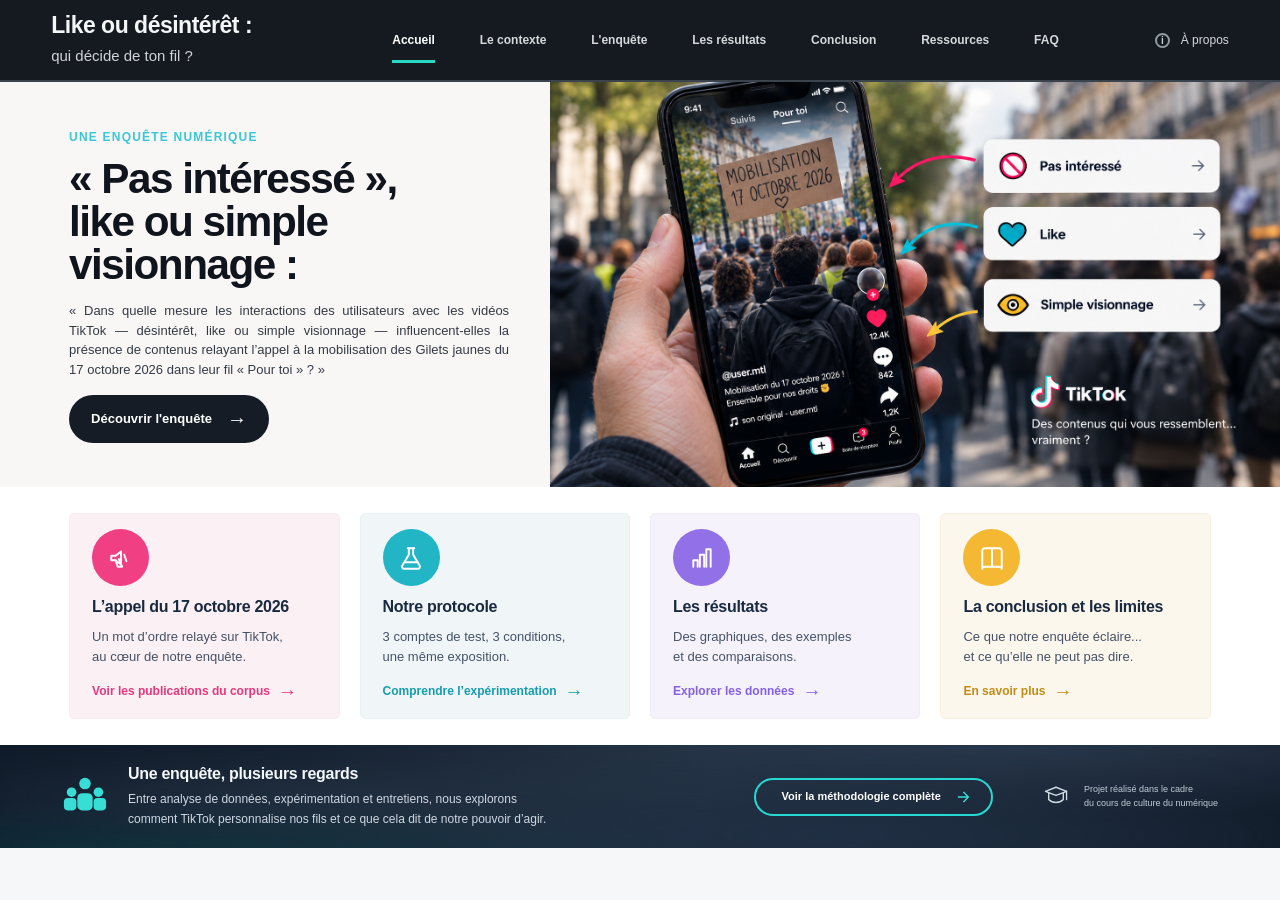
<file: index.html>
<!DOCTYPE html>
<html lang="fr">
<head>
    <meta charset="UTF-8">
    <meta name="viewport" content="width=device-width, initial-scale=1.0">
    <title>Derrière le Fil</title>
    <link rel="stylesheet" href="Accueil.css">
</head>
<body>
    <header class="header">
        <div class="brand">
            <h1>Like ou désintérêt : </h1>
            <p>qui décide de ton fil ?</p>
        </div>
        <nav class="navigation">
            <a href="Accueil.html" class="nav-link active">Accueil</a>
            <a href="Contexte.html" class="nav-link">Le contexte</a>
            <a href="L'enquête.html" class="nav-link">L'enquête</a>
            <a href="Résultats.html" class="nav-link">Les résultats</a>
            <a href="Conclusion.html" class="nav-link">Conclusion</a>
            <a href="Ressources.html" class="nav-link">Ressources</a>
            <a href="FAQ.html" class="nav-link">FAQ</a>
        </nav>
        <a href="Équipe.html" class="about">
            <span class="info-icon">i</span>
            <span>À propos</span>
        </a>
        <link rel="stylesheet" href="Accueil.css">
    </header>
    <main>
        <section class="hero" id="accueil">
            <div class="hero-content">
                <span class="eyebrow">
                    UNE ENQUÊTE NUMÉRIQUE
                </span>
                <h1>
                   « Pas intéressé », <br>
                    like ou simple visionnage :
                </h1>
                <p class="hero-description">
                     « Dans quelle mesure les interactions des utilisateurs avec les vidéos TikTok — désintérêt, 
                     like ou simple visionnage — influencent-elles la présence de contenus relayant l’appel à 
                     la mobilisation des Gilets jaunes du 17 octobre 2026 dans leur fil « Pour toi » ? »
                </p>
                <a href="Contexte.html" class="hero-button">
                    Découvrir l'enquête
                    <span class="arrow">→</span>
                </a>
            </div>
            <div class="hero-visual">
                <img src="Accueil.png" alt="Téléphone affichant une vidéo de mobilisation" class="hero-image">
            </div>
        </section>
        <section class="explore-section" id="enquete">
            <a href="Contexte.html" class="explore-card card-pink">
                <div class="explore-icon">
                    <svg viewBox="0 0 24 24" aria-hidden="true">
                        <path d="M3 10v4h4l5 4V6l-5 4H3Z"/>
                        <path d="m15 9 2 6"/>
                        <path d="M7 14l2 6h4l-3-7"/>
                    </svg>
                </div>
                <h2>L’appel du 17 octobre 2026</h2>
                <p>
                    Un mot d’ordre relayé sur TikTok,<br>
                    au cœur de notre enquête.
                </p>
                <span class="explore-link">
                    Voir les publications du corpus <span>→</span>
                </span>
            </a>
            <a href="L'enquête.html" class="explore-card card-blue">
                <div class="explore-icon">
                    <svg viewBox="0 0 24 24" aria-hidden="true">
                        <path d="M9 3h6"/>
                        <path d="M10 3v6l-6 10a2 2 0 0 0 2 3h12a2 2 0 0 0 2-3L14 9V3"/>
                        <path d="M7 16h10"/>
                    </svg>
                </div>
                <h2>Notre protocole</h2>
                <p>
                    3 comptes de test, 3 conditions,<br>
                    une même exposition.
                </p>
                <span class="explore-link">
                    Comprendre l’expérimentation <span>→</span>
                </span>
            </a>
            <a href="Résultats.html" class="explore-card card-purple">
                <div class="explore-icon">
                    <svg viewBox="0 0 24 24" aria-hidden="true">
                        <path d="M4 20v-6h4v6"/>
                        <path d="M10 20V9h4v11"/>
                        <path d="M16 20V4h4v16"/>
                    </svg>
                </div>
                   <h2>Les résultats</h2>
                <p>
                    Des graphiques, des exemples<br>
                    et des comparaisons.
                </p>
                <span class="explore-link">
                    Explorer les données <span>→</span>
                </span>
            </a>
            <a href="Conclusion.html" class="explore-card card-yellow">
                <div class="explore-icon">
                    <svg viewBox="0 0 24 24" aria-hidden="true">
                        <path d="M3 5.5A2.5 2.5 0 0 1 5.5 3H12v17H5.5A2.5 2.5 0 0 0 3 22V5.5Z"/>
                        <path d="M21 5.5A2.5 2.5 0 0 0 18.5 3H12v17h6.5a2.5 2.5 0 0 1 2.5 2V5.5Z"/>
                    </svg>
                </div>
                <h2>La conclusion et les limites</h2>
                <p>
                    Ce que notre enquête éclaire...<br>
                    et ce qu’elle ne peut pas dire.
                </p>
                <span class="explore-link">
                    En savoir plus <span>→</span>
                </span>
            </a>
        </section>
    </main>
    <footer class="site-footer">
        <div class="footer-inner">
            <div class="footer-intro">
            <div class="footer-icon" aria-hidden="true">
                <svg viewBox="0 0 48 48" fill="currentColor">
                <circle cx="24" cy="10" r="6"/>
                <circle cx="10" cy="19" r="5"/>
                <circle cx="38" cy="19" r="5"/>
                <rect x="16" y="20" width="16" height="18" rx="5"/>
                <rect x="2" y="25" width="13" height="13" rx="4"/>
                <rect x="33" y="25" width="13" height="13" rx="4"/>
                </svg>
            </div>
            <div class="footer-copy">
                <h2>Une enquête, plusieurs regards</h2>
                <p>
                Entre analyse de données, expérimentation et entretiens,
                nous explorons<br class="desktop-break">
                comment TikTok personnalise nos fils et ce que cela dit
                de notre pouvoir d’agir.
                </p>
            </div>
            </div>
            <div class="footer-divider"></div>
            <a href="Méthodologie.html" class="footer-button">
            <span>Voir la méthodologie complète</span>
            <svg viewBox="0 0 24 24" aria-hidden="true">
                <path d="M5 12h14M13 5l7 7-7 7"
                fill="none"
                stroke="currentColor"
                stroke-width="2"
                stroke-linecap="round"
                stroke-linejoin="round"/>
            </svg>
            </a>
            <div class="footer-project">
            <svg class="project-icon" viewBox="0 0 32 32"
                fill="none" aria-hidden="true">
                <path d="M3 9 16 4l13 5-13 5L3 9Z"
                stroke="currentColor" stroke-width="1.7"
                stroke-linejoin="round"/>
                <path d="M7 11v8c5 5 13 5 18 0v-8M29 9v10"
                stroke="currentColor" stroke-width="1.7"
                stroke-linecap="round"/>
            </svg>
            <p>
                Projet réalisé dans le cadre<br>
                du cours de culture du numérique
            </p>
            </div>
        </div>
    </footer>
</body>
</html>
</file>
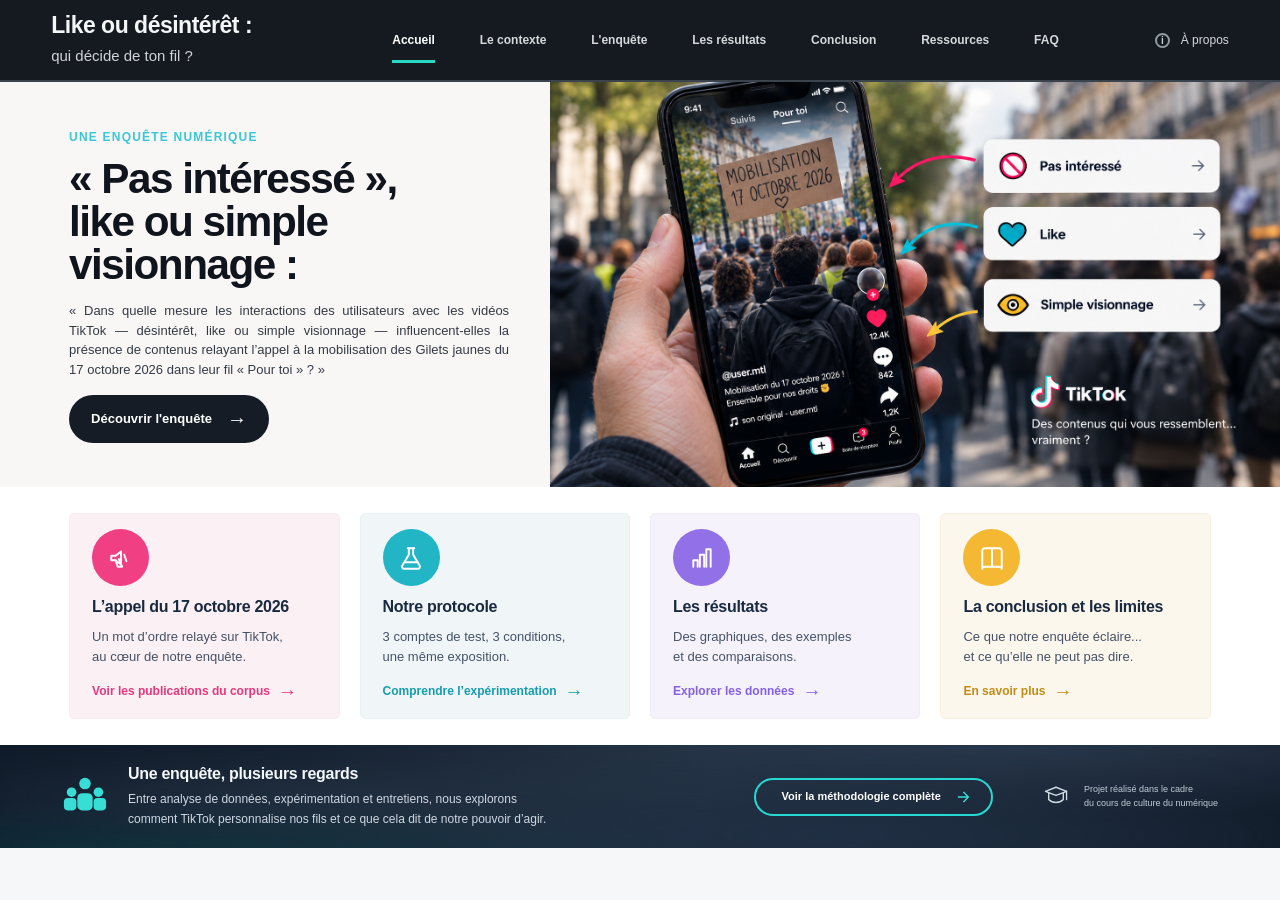
<file: Accueil.html>
<!DOCTYPE html>
<html lang="fr">
<head>
    <meta charset="UTF-8">
    <meta name="viewport" content="width=device-width, initial-scale=1.0">
    <title>Derrière le Fil</title>
    <link rel="stylesheet" href="Accueil.css">
</head>
<body>
    <header class="header">
        <div class="brand">
            <h1>Like ou désintérêt : </h1>
            <p>qui décide de ton fil ?</p>
        </div>
        <nav class="navigation">
            <a href="Accueil.html" class="nav-link active">Accueil</a>
            <a href="Contexte.html" class="nav-link">Le contexte</a>
            <a href="L'enquête.html" class="nav-link">L'enquête</a>
            <a href="Résultats.html" class="nav-link">Les résultats</a>
            <a href="Conclusion.html" class="nav-link">Conclusion</a>
            <a href="Ressources.html" class="nav-link">Ressources</a>
            <a href="FAQ.html" class="nav-link">FAQ</a>
        </nav>
        <a href="Équipe.html" class="about">
            <span class="info-icon">i</span>
            <span>À propos</span>
        </a>
        <link rel="stylesheet" href="Accueil.css">
    </header>
    <main>
        <section class="hero" id="accueil">
            <div class="hero-content">
                <span class="eyebrow">
                    UNE ENQUÊTE NUMÉRIQUE
                </span>
                <h1>
                   « Pas intéressé », <br>
                    like ou simple visionnage :
                </h1>
                <p class="hero-description">
                     « Dans quelle mesure les interactions des utilisateurs avec les vidéos TikTok — désintérêt, 
                     like ou simple visionnage — influencent-elles la présence de contenus relayant l’appel à 
                     la mobilisation des Gilets jaunes du 17 octobre 2026 dans leur fil « Pour toi » ? »
                </p>
                <a href="Contexte.html" class="hero-button">
                    Découvrir l'enquête
                    <span class="arrow">→</span>
                </a>
            </div>
            <div class="hero-visual">
                <img src="Accueil.png" alt="Téléphone affichant une vidéo de mobilisation" class="hero-image">
            </div>
        </section>
        <section class="explore-section" id="enquete">
            <a href="Contexte.html" class="explore-card card-pink">
                <div class="explore-icon">
                    <svg viewBox="0 0 24 24" aria-hidden="true">
                        <path d="M3 10v4h4l5 4V6l-5 4H3Z"/>
                        <path d="m15 9 2 6"/>
                        <path d="M7 14l2 6h4l-3-7"/>
                    </svg>
                </div>
                <h2>L’appel du 17 octobre 2026</h2>
                <p>
                    Un mot d’ordre relayé sur TikTok,<br>
                    au cœur de notre enquête.
                </p>
                <span class="explore-link">
                    Voir les publications du corpus <span>→</span>
                </span>
            </a>
            <a href="L'enquête.html" class="explore-card card-blue">
                <div class="explore-icon">
                    <svg viewBox="0 0 24 24" aria-hidden="true">
                        <path d="M9 3h6"/>
                        <path d="M10 3v6l-6 10a2 2 0 0 0 2 3h12a2 2 0 0 0 2-3L14 9V3"/>
                        <path d="M7 16h10"/>
                    </svg>
                </div>
                <h2>Notre protocole</h2>
                <p>
                    3 comptes de test, 3 conditions,<br>
                    une même exposition.
                </p>
                <span class="explore-link">
                    Comprendre l’expérimentation <span>→</span>
                </span>
            </a>
            <a href="Résultats.html" class="explore-card card-purple">
                <div class="explore-icon">
                    <svg viewBox="0 0 24 24" aria-hidden="true">
                        <path d="M4 20v-6h4v6"/>
                        <path d="M10 20V9h4v11"/>
                        <path d="M16 20V4h4v16"/>
                    </svg>
                </div>
                   <h2>Les résultats</h2>
                <p>
                    Des graphiques, des exemples<br>
                    et des comparaisons.
                </p>
                <span class="explore-link">
                    Explorer les données <span>→</span>
                </span>
            </a>
            <a href="Conclusion.html" class="explore-card card-yellow">
                <div class="explore-icon">
                    <svg viewBox="0 0 24 24" aria-hidden="true">
                        <path d="M3 5.5A2.5 2.5 0 0 1 5.5 3H12v17H5.5A2.5 2.5 0 0 0 3 22V5.5Z"/>
                        <path d="M21 5.5A2.5 2.5 0 0 0 18.5 3H12v17h6.5a2.5 2.5 0 0 1 2.5 2V5.5Z"/>
                    </svg>
                </div>
                <h2>La conclusion et les limites</h2>
                <p>
                    Ce que notre enquête éclaire...<br>
                    et ce qu’elle ne peut pas dire.
                </p>
                <span class="explore-link">
                    En savoir plus <span>→</span>
                </span>
            </a>
        </section>
    </main>
    <footer class="site-footer">
        <div class="footer-inner">
            <div class="footer-intro">
            <div class="footer-icon" aria-hidden="true">
                <svg viewBox="0 0 48 48" fill="currentColor">
                <circle cx="24" cy="10" r="6"/>
                <circle cx="10" cy="19" r="5"/>
                <circle cx="38" cy="19" r="5"/>
                <rect x="16" y="20" width="16" height="18" rx="5"/>
                <rect x="2" y="25" width="13" height="13" rx="4"/>
                <rect x="33" y="25" width="13" height="13" rx="4"/>
                </svg>
            </div>
            <div class="footer-copy">
                <h2>Une enquête, plusieurs regards</h2>
                <p>
                Entre analyse de données, expérimentation et entretiens,
                nous explorons<br class="desktop-break">
                comment TikTok personnalise nos fils et ce que cela dit
                de notre pouvoir d’agir.
                </p>
            </div>
            </div>
            <div class="footer-divider"></div>
            <a href="Méthodologie.html" class="footer-button">
            <span>Voir la méthodologie complète</span>
            <svg viewBox="0 0 24 24" aria-hidden="true">
                <path d="M5 12h14M13 5l7 7-7 7"
                fill="none"
                stroke="currentColor"
                stroke-width="2"
                stroke-linecap="round"
                stroke-linejoin="round"/>
            </svg>
            </a>
            <div class="footer-project">
            <svg class="project-icon" viewBox="0 0 32 32"
                fill="none" aria-hidden="true">
                <path d="M3 9 16 4l13 5-13 5L3 9Z"
                stroke="currentColor" stroke-width="1.7"
                stroke-linejoin="round"/>
                <path d="M7 11v8c5 5 13 5 18 0v-8M29 9v10"
                stroke="currentColor" stroke-width="1.7"
                stroke-linecap="round"/>
            </svg>
            <p>
                Projet réalisé dans le cadre<br>
                du cours de culture du numérique
            </p>
            </div>
        </div>
    </footer>
</body>
</html>
</file>
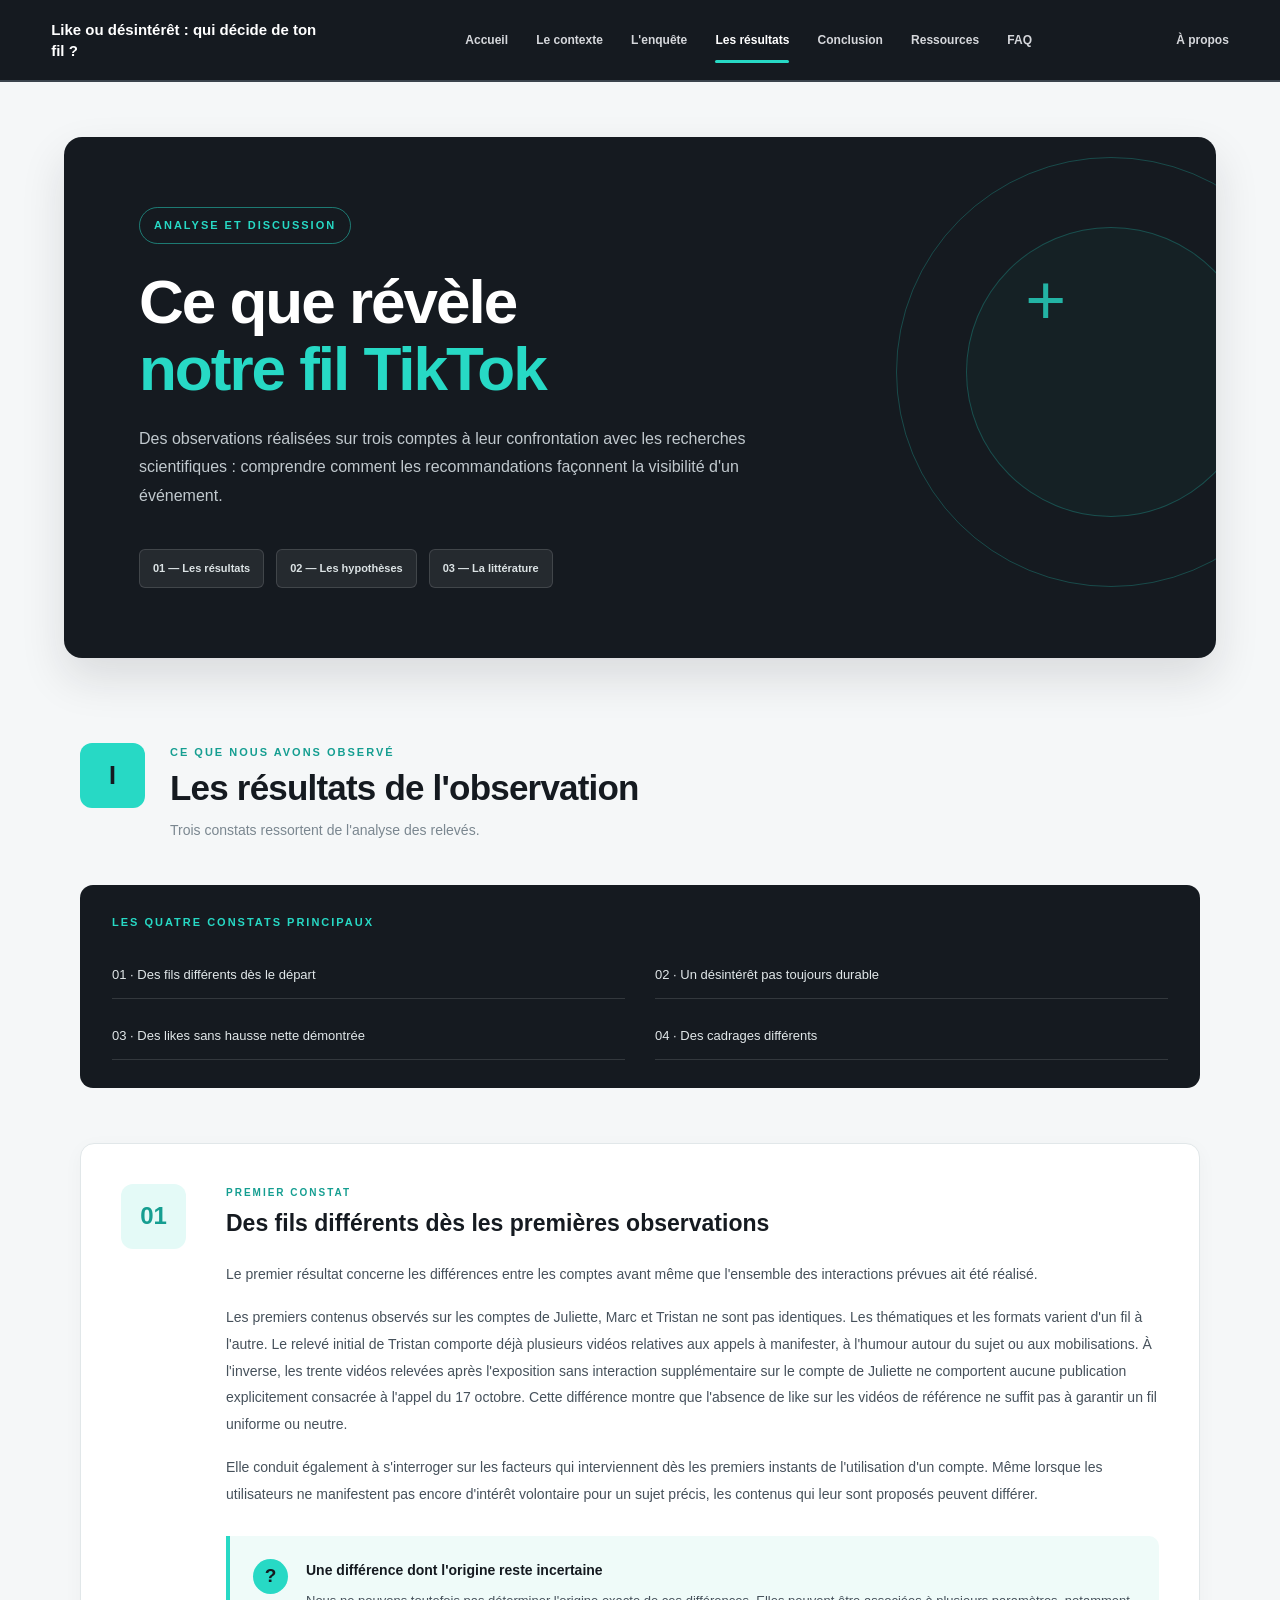
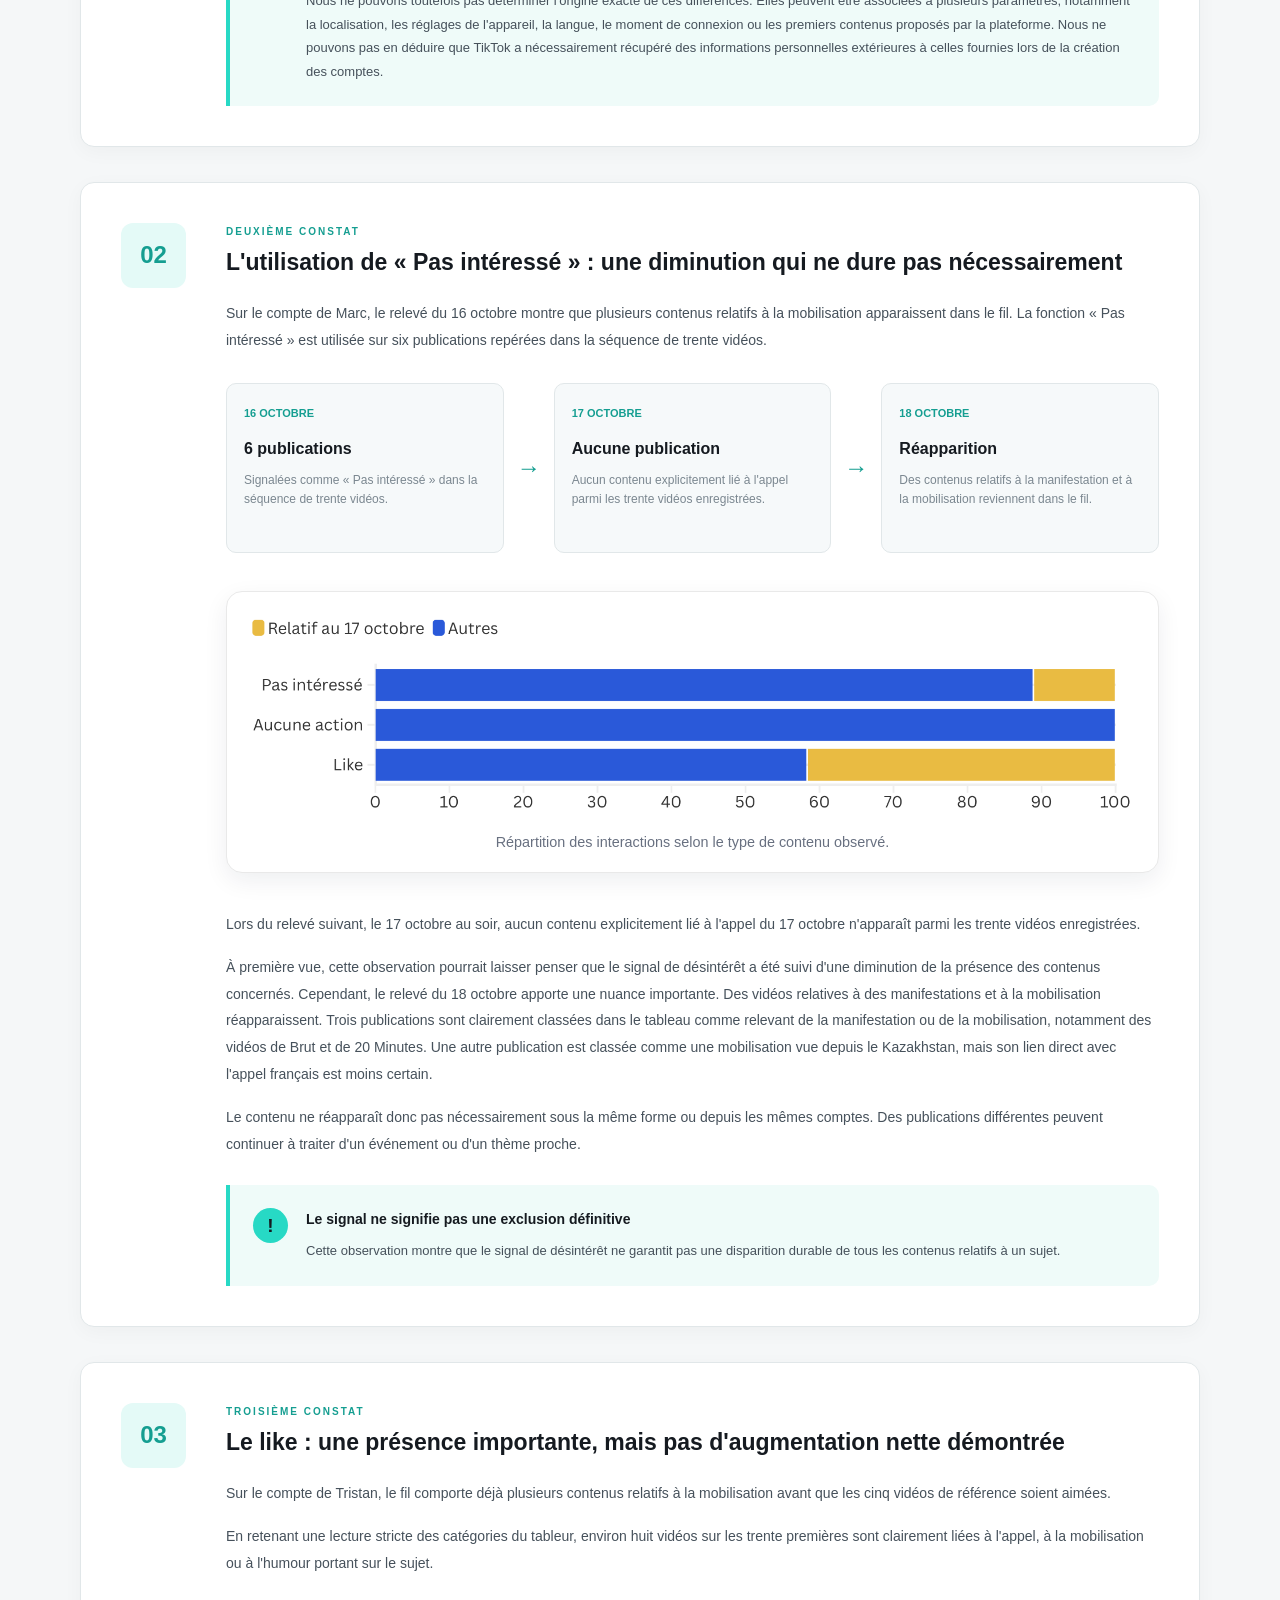
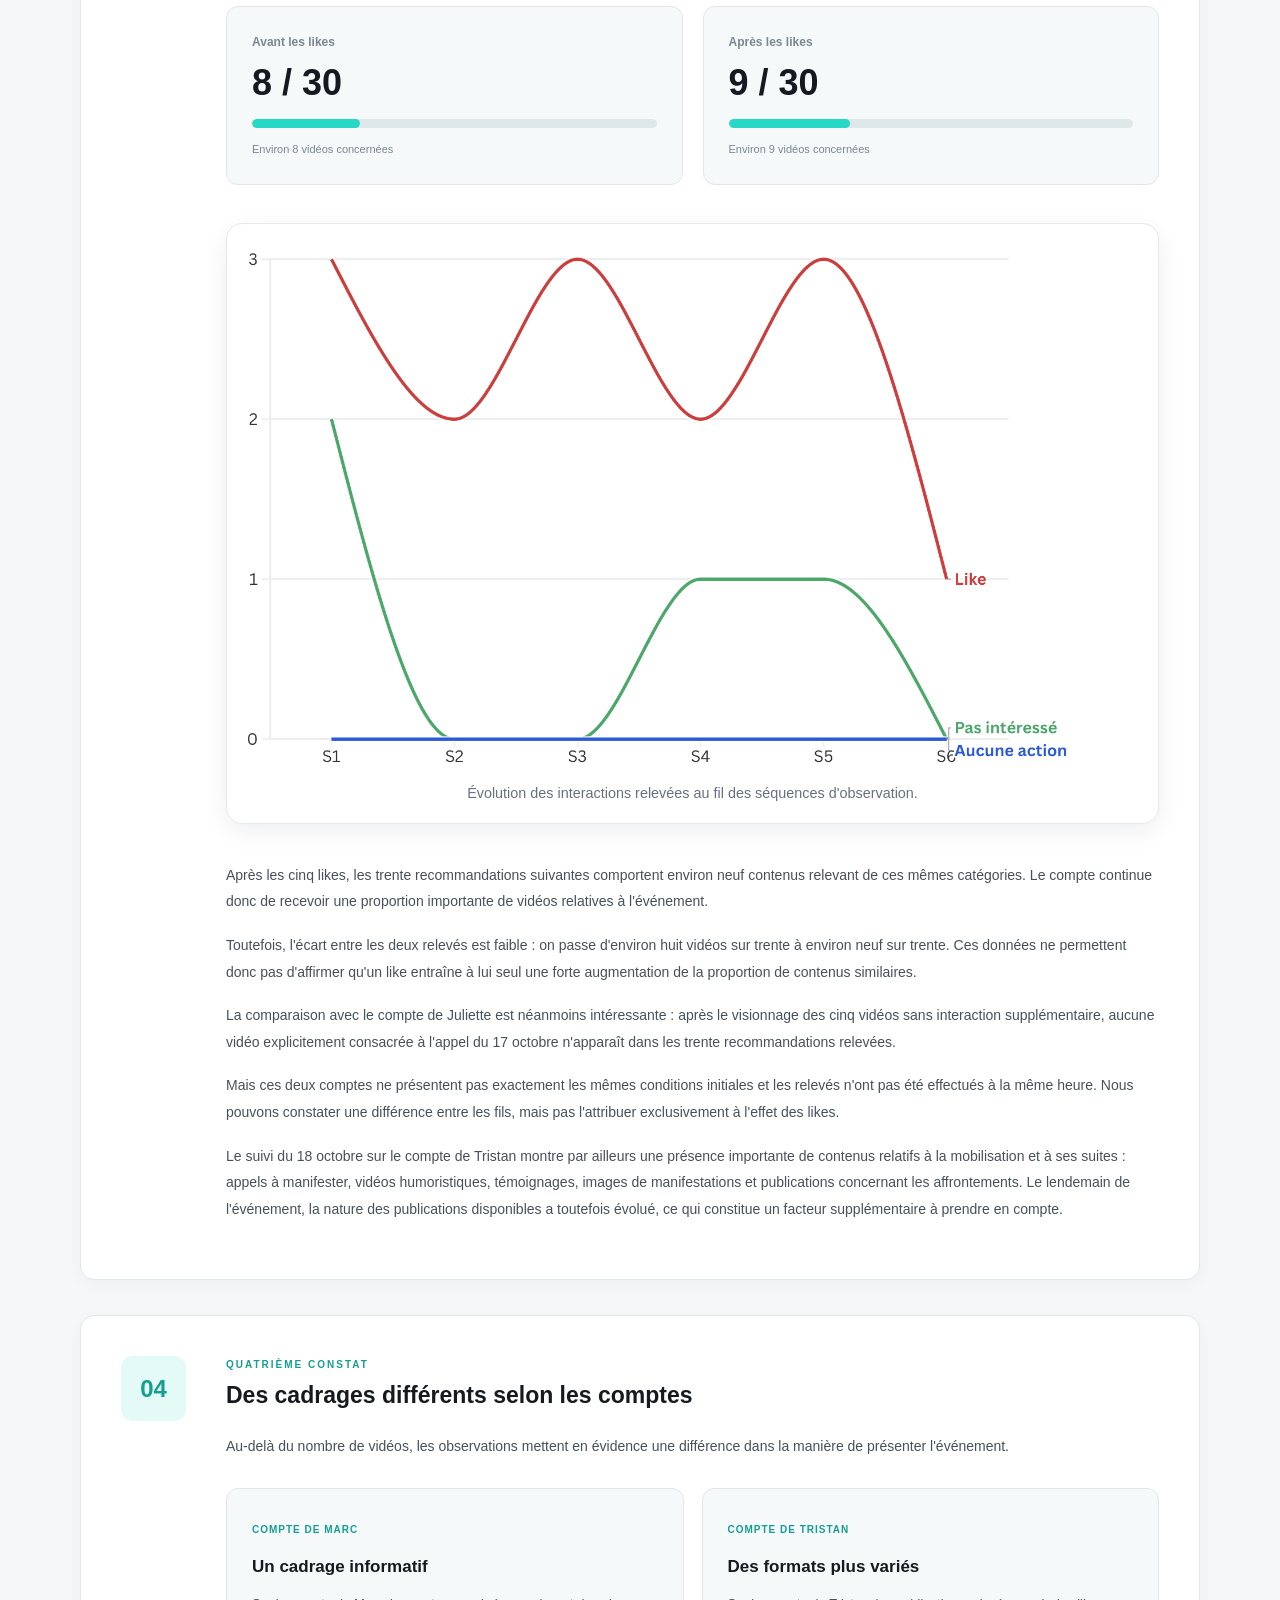
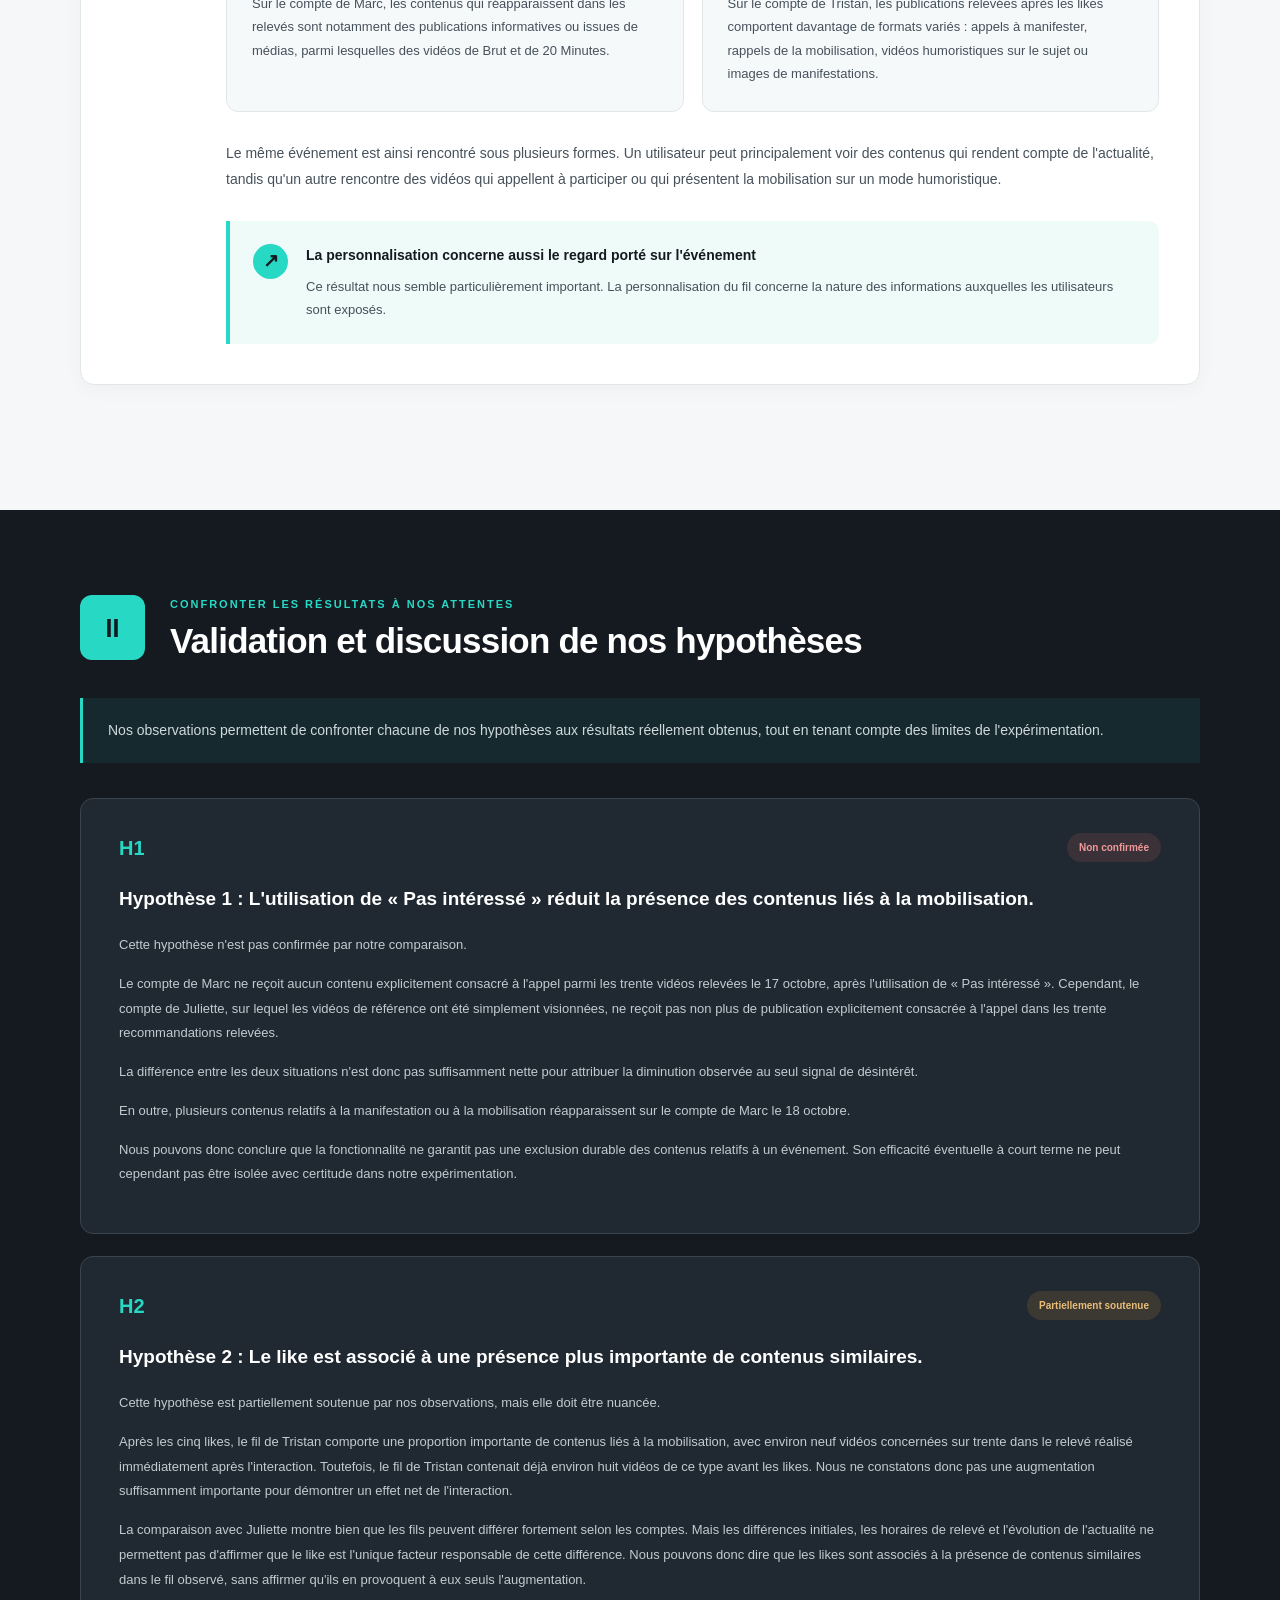
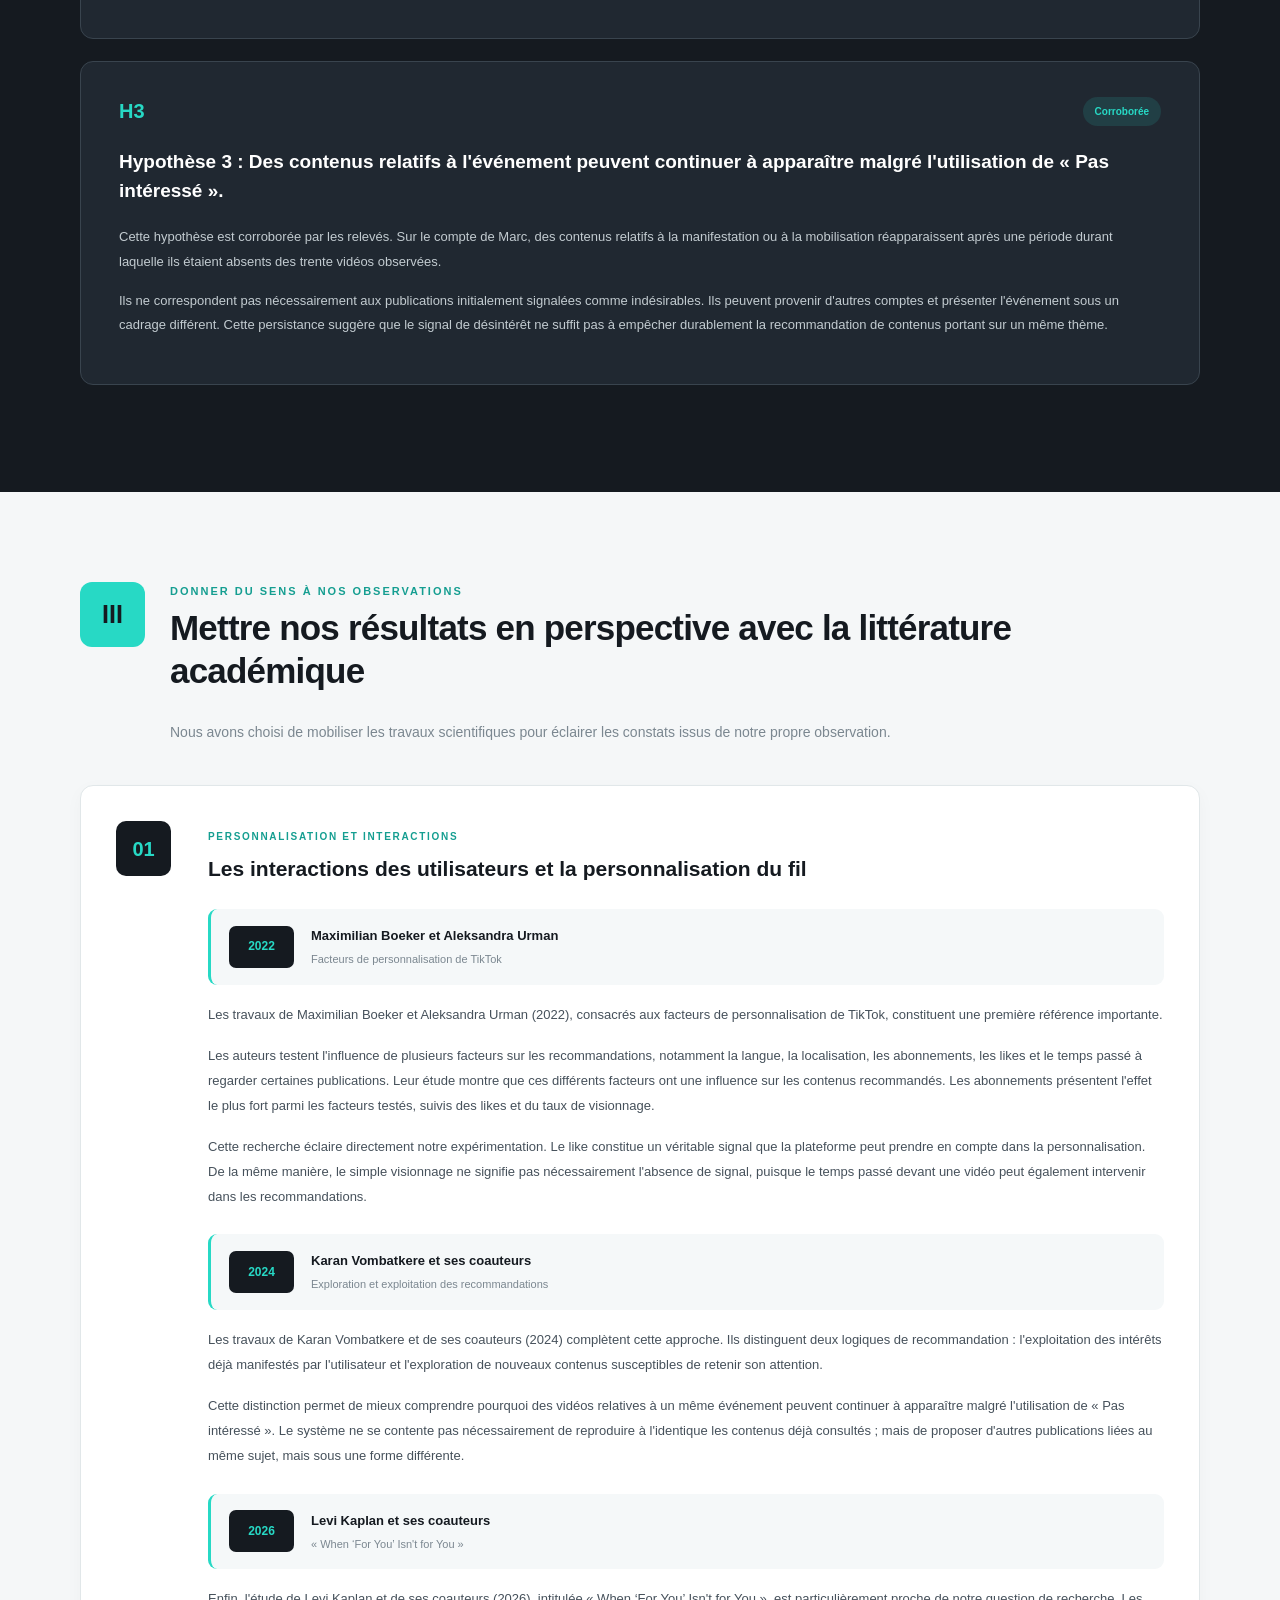
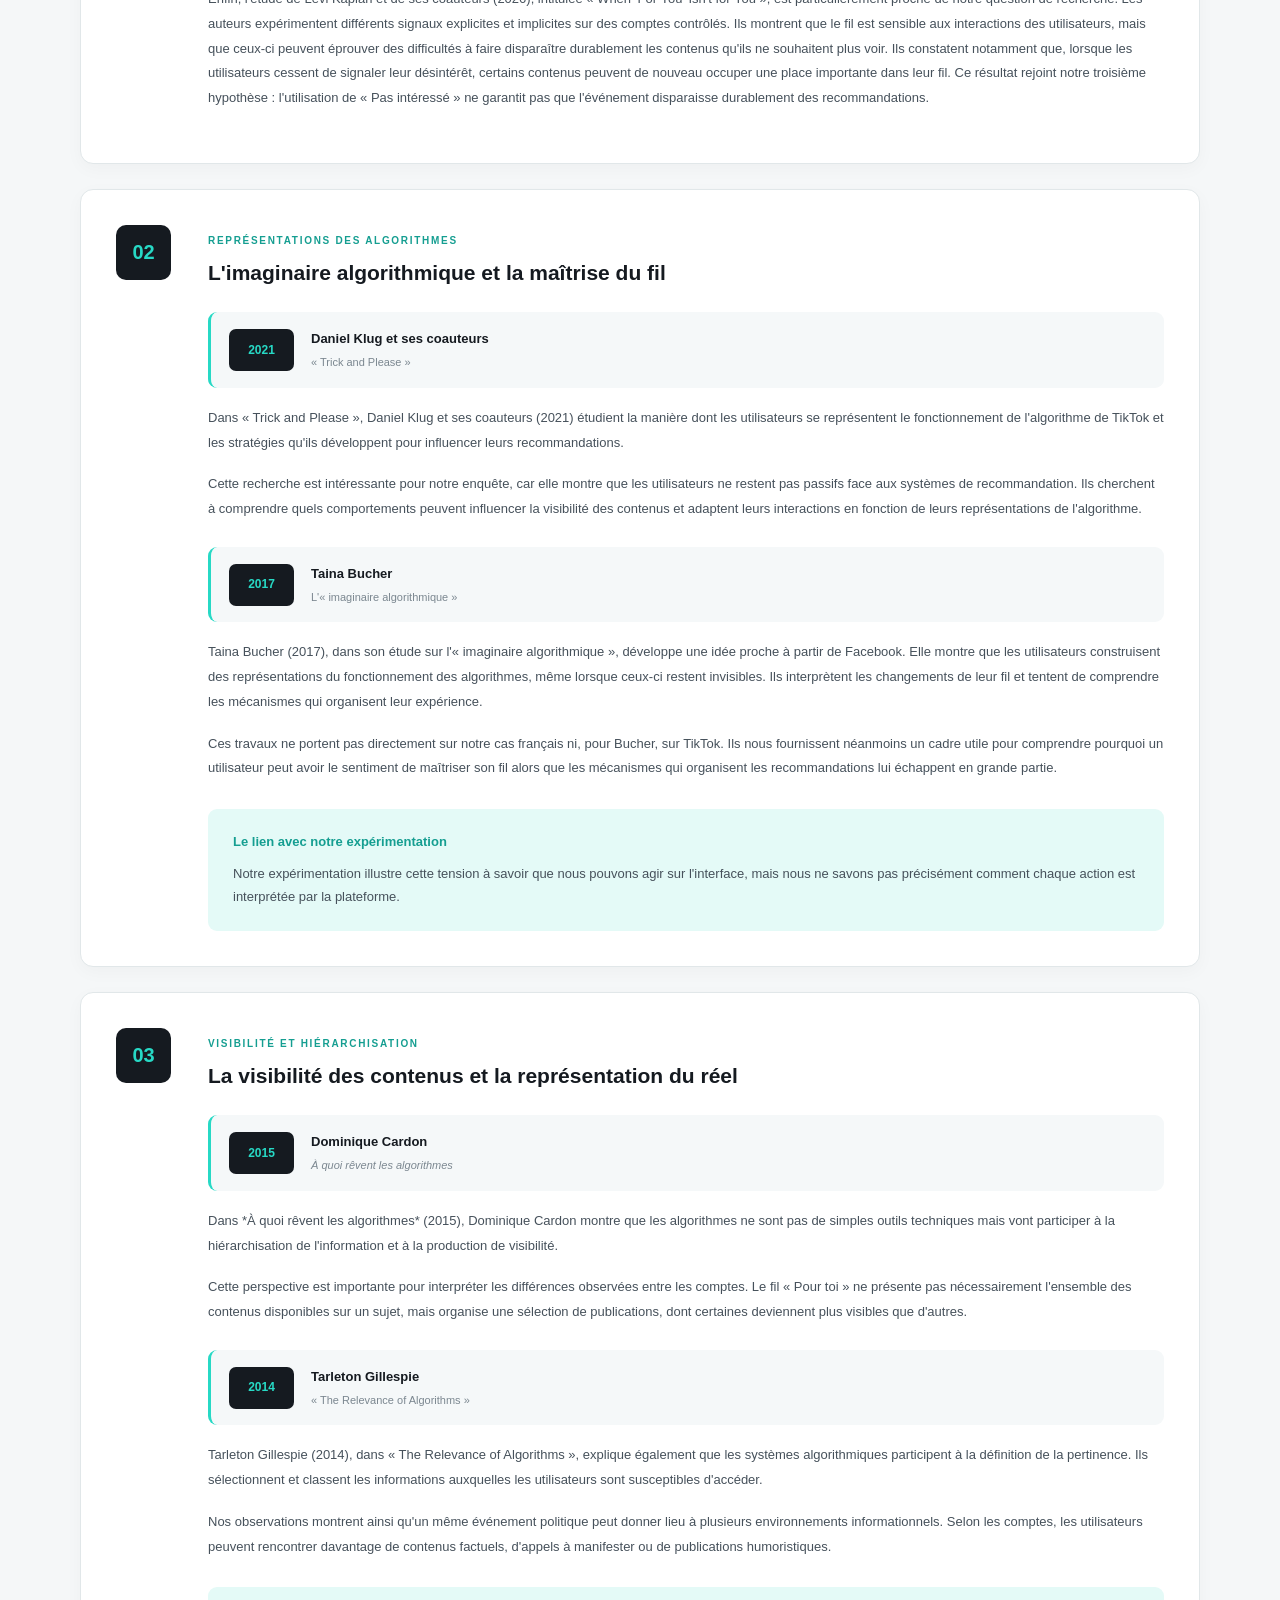
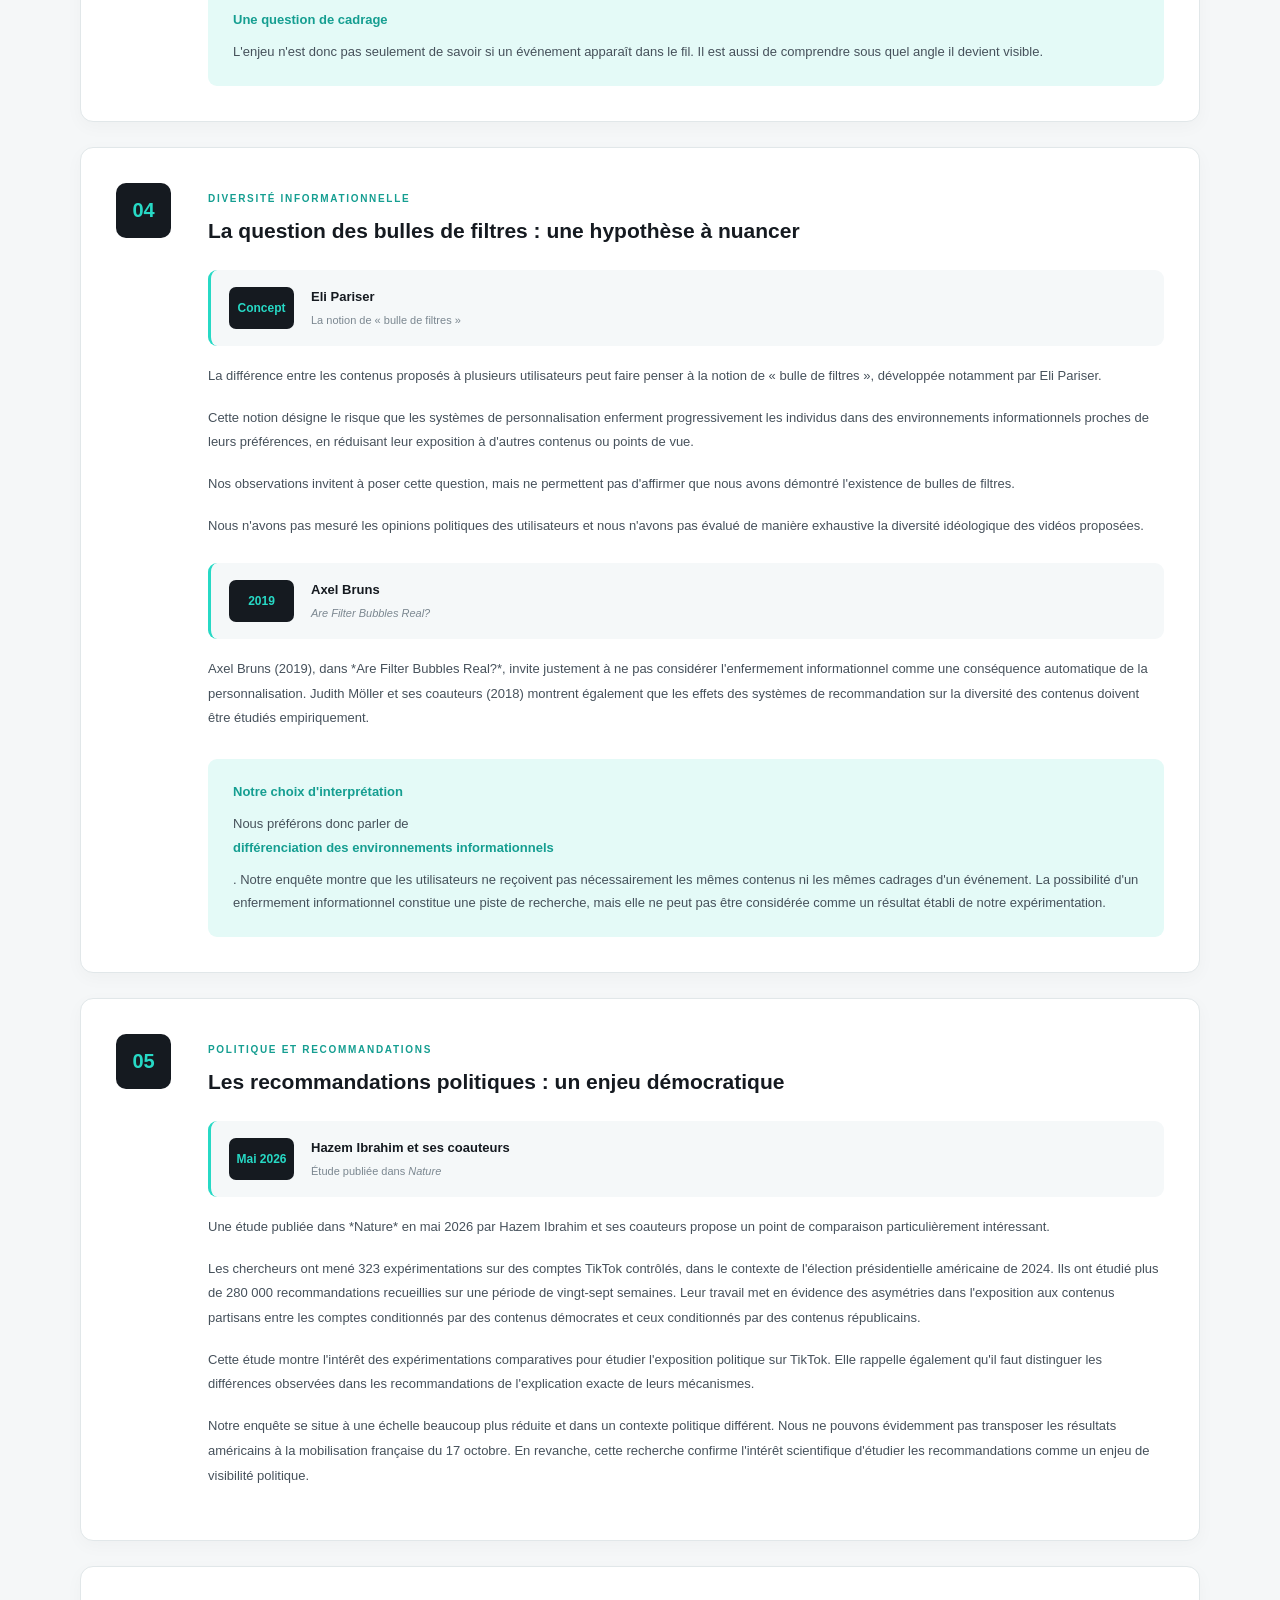
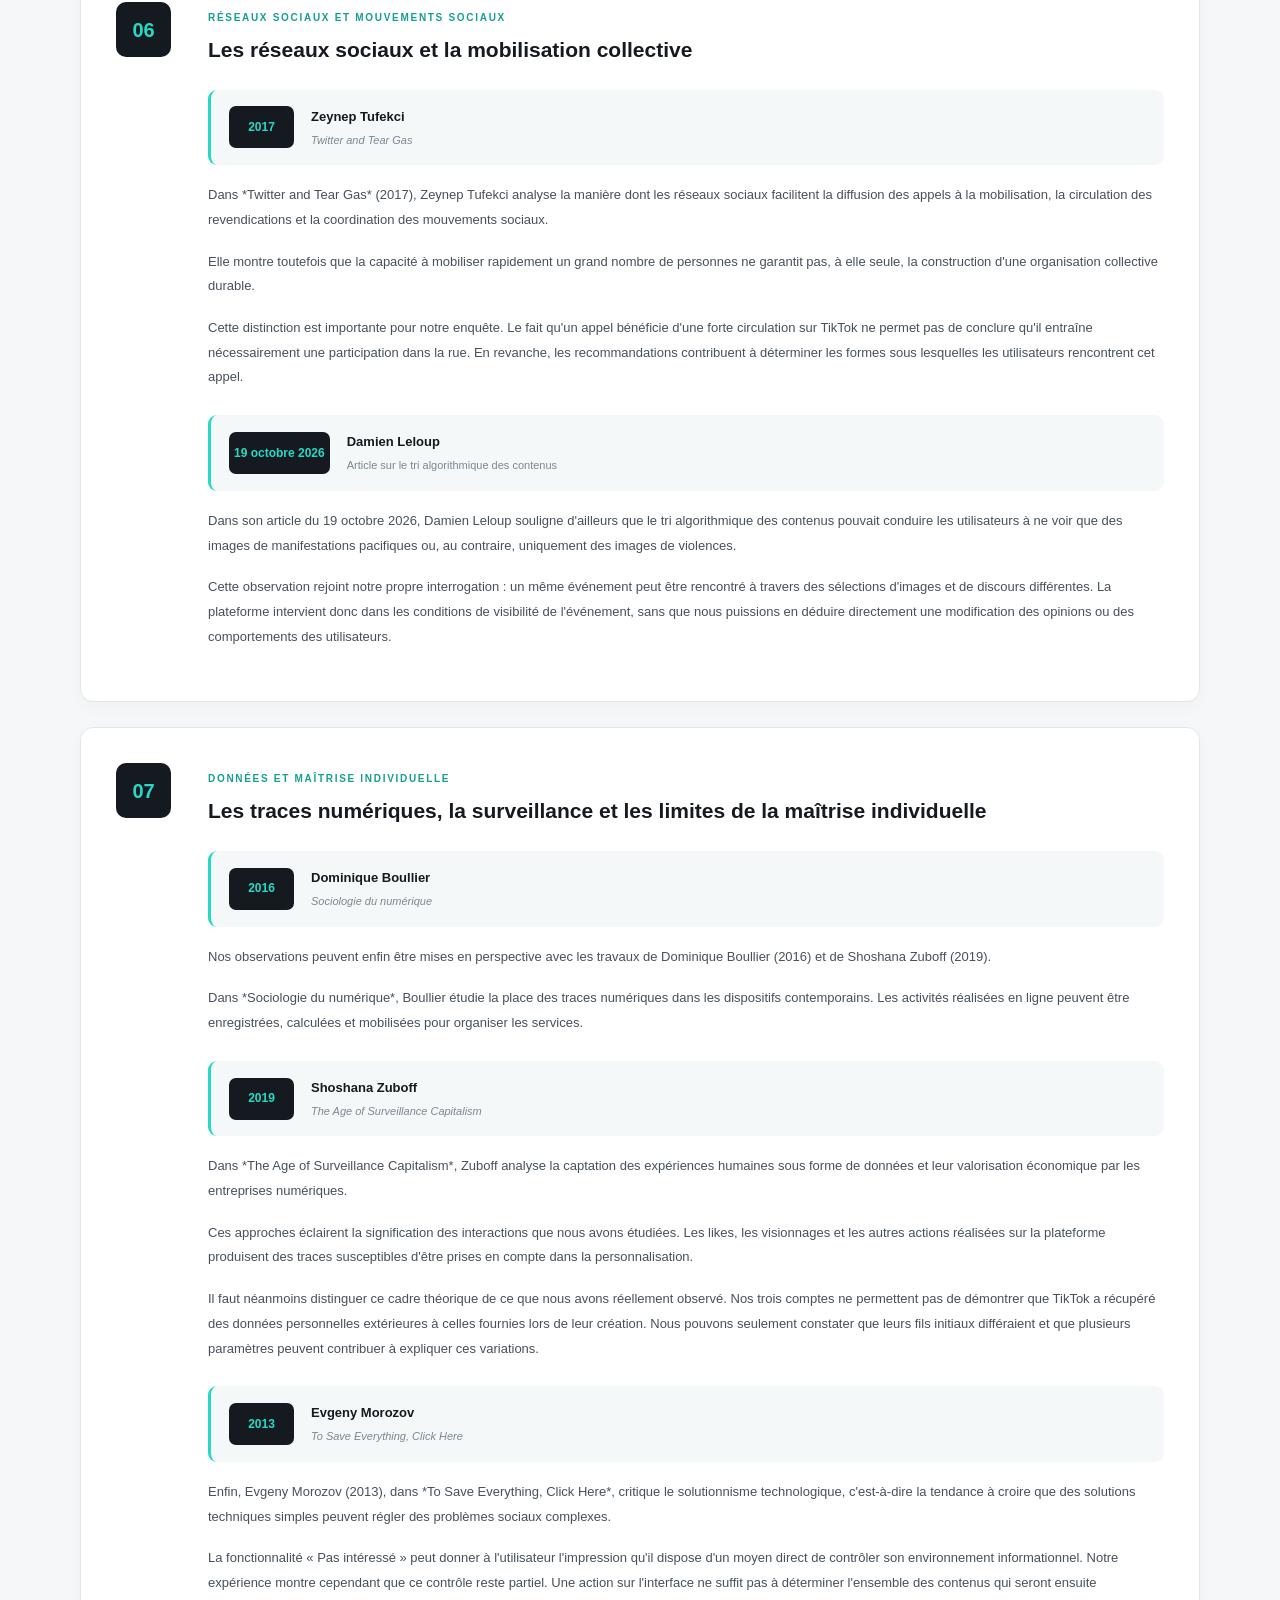
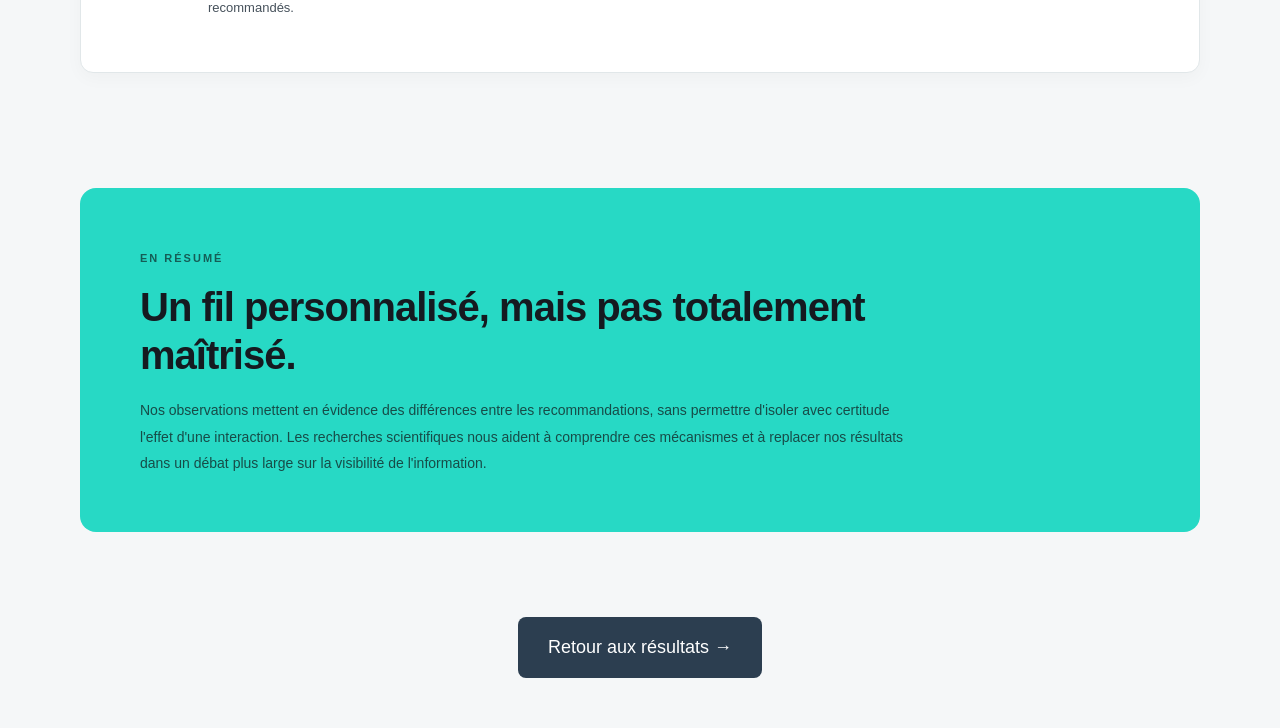
<file: Analyse.html>
<!DOCTYPE html>
<html lang="fr">
<head>
  <meta charset="UTF-8">
  <meta name="viewport" content="width=device-width, initial-scale=1.0">
  <title>Les résultats - Like ou désintérêt</title>
  <link rel="stylesheet" href="Analyse css.css">
</head>
<body>
<header class="site-header">
  <div class="brand">Like ou désintérêt : qui décide de ton fil ?</div>
  <nav class="main-nav">
    <a href="Accueil.html">Accueil</a>
    <a href="Contexte.html">Le contexte</a>
    <a href="L'enquête.html">L'enquête</a>
    <a href="Résultats.html" class="active">Les résultats</a>
    <a href="Conclusion.html">Conclusion</a>
    <a href="Ressources.html">Ressources</a>
    <a href="FAQ.html" class="nav-link">FAQ</a>
  </nav>
  <a href="Équipe.html" class="about-link">À propos</a>
</header>
<main>
  <section class="page-hero">
    <div class="hero-content">
      <span class="hero-kicker">Analyse et discussion</span>
      <h1>Ce que révèle<br><span>notre fil TikTok</span></h1>
      <p>
        Des observations réalisées sur trois comptes à leur confrontation avec les recherches scientifiques : comprendre comment les recommandations façonnent la visibilité d'un événement.
      </p>
      <div class="hero-bottom">
        <span>01 — Les résultats</span>
        <span>02 — Les hypothèses</span>
        <span>03 — La littérature</span>
      </div>
    </div>
    <div class="hero-decoration">
      <div class="decoration-circle circle-one"></div>
      <div class="decoration-circle circle-two"></div>
      <div class="decoration-dot">+</div>
    </div>
  </section>
  <section class="content-section results-section">
    <div class="chapter-heading">
      <span class="chapter-number">I</span>
      <div>
        <span class="chapter-kicker">Ce que nous avons observé</span>
        <h2>Les résultats de l'observation</h2>
        <p>Trois constats ressortent de l'analyse des relevés.</p>
      </div>
    </div>
    <div class="results-overview">
      <div class="overview-label">Les quatre constats principaux</div>
      <div class="overview-items">
        <span>01 · Des fils différents dès le départ</span>
        <span>02 · Un désintérêt pas toujours durable</span>
        <span>03 · Des likes sans hausse nette démontrée</span>
        <span>04 · Des cadrages différents</span>
      </div>
    </div>
    <article class="result-block">
      <div class="result-number">01</div>
      <div class="result-content">
        <div class="result-heading">
          <span class="small-kicker">Premier constat</span>
          <h3>Des fils différents dès les premières observations</h3>
        </div>
        <p>Le premier résultat concerne les différences entre les comptes avant même que l'ensemble des interactions prévues ait été réalisé.</p>
        <p>Les premiers contenus observés sur les comptes de Juliette, Marc et Tristan ne sont pas identiques. Les thématiques et les formats varient d'un fil à l'autre. Le relevé initial de Tristan comporte déjà plusieurs vidéos relatives aux appels à manifester, à l'humour autour du sujet ou aux mobilisations. À l'inverse, les trente vidéos relevées après l'exposition sans interaction supplémentaire sur le compte de Juliette ne comportent aucune publication explicitement consacrée à l'appel du 17 octobre. Cette différence montre que l'absence de like sur les vidéos de référence ne suffit pas à garantir un fil uniforme ou neutre.</p>
        <p>Elle conduit également à s'interroger sur les facteurs qui interviennent dès les premiers instants de l'utilisation d'un compte. Même lorsque les utilisateurs ne manifestent pas encore d'intérêt volontaire pour un sujet précis, les contenus qui leur sont proposés peuvent différer.</p>
        <div class="result-highlight">
          <span class="highlight-symbol">?</span>
          <div>
            <strong>Une différence dont l'origine reste incertaine</strong>
            <p>Nous ne pouvons toutefois pas déterminer l'origine exacte de ces différences. Elles peuvent être associées à plusieurs paramètres, notamment la localisation, les réglages de l'appareil, la langue, le moment de connexion ou les premiers contenus proposés par la plateforme. Nous ne pouvons pas en déduire que TikTok a nécessairement récupéré des informations personnelles extérieures à celles fournies lors de la création des comptes.</p>
          </div>
        </div>
      </div>
    </article>
    <article class="result-block">
      <div class="result-number">02</div>
      <div class="result-content">
        <div class="result-heading">
          <span class="small-kicker">Deuxième constat</span>
          <h3>L'utilisation de « Pas intéressé » : une diminution qui ne dure pas nécessairement</h3>
        </div>
        <p>Sur le compte de Marc, le relevé du 16 octobre montre que plusieurs contenus relatifs à la mobilisation apparaissent dans le fil. La fonction « Pas intéressé » est utilisée sur six publications repérées dans la séquence de trente vidéos.</p>
        <div class="comparison-strip">
          <div class="comparison-item">
            <span class="comparison-date">16 octobre</span>
            <strong>6 publications</strong>
            <p>Signalées comme « Pas intéressé » dans la séquence de trente vidéos.</p>
          </div>
          <div class="comparison-arrow">→</div>
          <div class="comparison-item">
            <span class="comparison-date">17 octobre</span>
            <strong>Aucune publication</strong>
            <p>Aucun contenu explicitement lié à l'appel parmi les trente vidéos enregistrées.</p>
          </div>
          <div class="comparison-arrow">→</div>
          <div class="comparison-item">
            <span class="comparison-date">18 octobre</span>
            <strong>Réapparition</strong>
            <p>Des contenus relatifs à la manifestation et à la mobilisation reviennent dans le fil.</p>
          </div>
        </div>
        <figure class="graphique-resultat graphique-resultat--large">
          <img src="Diagramme 1.png" alt="Répartition des interactions : Pas intéressé, aucune action et like, selon les contenus relatifs au 17 octobre ou autres">
          <figcaption>Répartition des interactions selon le type de contenu observé.</figcaption>
        </figure>
        <p>Lors du relevé suivant, le 17 octobre au soir, aucun contenu explicitement lié à l'appel du 17 octobre n'apparaît parmi les trente vidéos enregistrées.</p>
        <p>À première vue, cette observation pourrait laisser penser que le signal de désintérêt a été suivi d'une diminution de la présence des contenus concernés. Cependant, le relevé du 18 octobre apporte une nuance importante. Des vidéos relatives à des manifestations et à la mobilisation réapparaissent. Trois publications sont clairement classées dans le tableau comme relevant de la manifestation ou de la mobilisation, notamment des vidéos de Brut et de 20 Minutes. Une autre publication est classée comme une mobilisation vue depuis le Kazakhstan, mais son lien direct avec l'appel français est moins certain.</p>
        <p>Le contenu ne réapparaît donc pas nécessairement sous la même forme ou depuis les mêmes comptes. Des publications différentes peuvent continuer à traiter d'un événement ou d'un thème proche.</p>
        <div class="result-highlight">
          <span class="highlight-symbol">!</span>
          <div>
            <strong>Le signal ne signifie pas une exclusion définitive</strong>
            <p>Cette observation montre que le signal de désintérêt ne garantit pas une disparition durable de tous les contenus relatifs à un sujet.</p>
          </div>
        </div>
      </div>
    </article>
    <article class="result-block">
      <div class="result-number">03</div>
      <div class="result-content">
        <div class="result-heading">
          <span class="small-kicker">Troisième constat</span>
          <h3>Le like : une présence importante, mais pas d'augmentation nette démontrée</h3>
        </div>
        <p>Sur le compte de Tristan, le fil comporte déjà plusieurs contenus relatifs à la mobilisation avant que les cinq vidéos de référence soient aimées.</p>
        <p>En retenant une lecture stricte des catégories du tableur, environ huit vidéos sur les trente premières sont clairement liées à l'appel, à la mobilisation ou à l'humour portant sur le sujet.</p>
        <div class="data-comparison">
          <div class="data-card">
            <span>Avant les likes</span>
            <strong>8 / 30</strong>
            <div class="data-bar"><span style="width:26.7%"></span></div>
            <small>Environ 8 vidéos concernées</small>
          </div>
          <div class="data-card">
            <span>Après les likes</span>
            <strong>9 / 30</strong>
            <div class="data-bar"><span style="width:30%"></span></div>
            <small>Environ 9 vidéos concernées</small>
          </div>
        </div>
        <figure class="graphique-resultat graphique-resultat--large">
          <img src="Diagramme 2.png" alt="Évolution des nombres de likes, de contenus signalés Pas intéressé et d'actions nulles entre S1 et S6">
          <figcaption>Évolution des interactions relevées au fil des séquences d'observation.</figcaption>
        </figure>
        <p>Après les cinq likes, les trente recommandations suivantes comportent environ neuf contenus relevant de ces mêmes catégories. Le compte continue donc de recevoir une proportion importante de vidéos relatives à l'événement.</p>
        <p>Toutefois, l'écart entre les deux relevés est faible : on passe d'environ huit vidéos sur trente à environ neuf sur trente. Ces données ne permettent donc pas d'affirmer qu'un like entraîne à lui seul une forte augmentation de la proportion de contenus similaires.</p>
        <p>La comparaison avec le compte de Juliette est néanmoins intéressante : après le visionnage des cinq vidéos sans interaction supplémentaire, aucune vidéo explicitement consacrée à l'appel du 17 octobre n'apparaît dans les trente recommandations relevées.</p>
        <p>Mais ces deux comptes ne présentent pas exactement les mêmes conditions initiales et les relevés n'ont pas été effectués à la même heure. Nous pouvons constater une différence entre les fils, mais pas l'attribuer exclusivement à l'effet des likes.</p>
        <p>Le suivi du 18 octobre sur le compte de Tristan montre par ailleurs une présence importante de contenus relatifs à la mobilisation et à ses suites : appels à manifester, vidéos humoristiques, témoignages, images de manifestations et publications concernant les affrontements. Le lendemain de l'événement, la nature des publications disponibles a toutefois évolué, ce qui constitue un facteur supplémentaire à prendre en compte.</p>
      </div>
    </article>
    <article class="result-block">
      <div class="result-number">04</div>
      <div class="result-content">
        <div class="result-heading">
          <span class="small-kicker">Quatrième constat</span>
          <h3>Des cadrages différents selon les comptes</h3>
        </div>
        <p>Au-delà du nombre de vidéos, les observations mettent en évidence une différence dans la manière de présenter l'événement.</p>
        <div class="framing-grid">
          <div class="framing-card">
            <span class="framing-account">Compte de Marc</span>
            <h4>Un cadrage informatif</h4>
            <p>Sur le compte de Marc, les contenus qui réapparaissent dans les relevés sont notamment des publications informatives ou issues de médias, parmi lesquelles des vidéos de Brut et de 20 Minutes.</p>
          </div>
          <div class="framing-card">
            <span class="framing-account">Compte de Tristan</span>
            <h4>Des formats plus variés</h4>
            <p>Sur le compte de Tristan, les publications relevées après les likes comportent davantage de formats variés : appels à manifester, rappels de la mobilisation, vidéos humoristiques sur le sujet ou images de manifestations.</p>
          </div>
        </div>
        <p>Le même événement est ainsi rencontré sous plusieurs formes. Un utilisateur peut principalement voir des contenus qui rendent compte de l'actualité, tandis qu'un autre rencontre des vidéos qui appellent à participer ou qui présentent la mobilisation sur un mode humoristique.</p>
        <div class="result-highlight final-highlight">
          <span class="highlight-symbol">↗</span>
          <div>
            <strong>La personnalisation concerne aussi le regard porté sur l'événement</strong>
            <p>Ce résultat nous semble particulièrement important. La personnalisation du fil concerne la nature des informations auxquelles les utilisateurs sont exposés.</p>
          </div>
        </div>
      </div>
    </article>
  </section>
  <section class="hypotheses-section">
    <div class="chapter-heading light-heading">
      <span class="chapter-number">II</span>
      <div>
        <span class="chapter-kicker">Confronter les résultats à nos attentes</span>
        <h2>Validation et discussion de nos hypothèses</h2>
      </div>
    </div>
    <div class="hypothesis-intro">
      Nos observations permettent de confronter chacune de nos hypothèses aux résultats réellement obtenus, tout en tenant compte des limites de l'expérimentation.
    </div>
    <article class="hypothesis-card">
      <div class="hypothesis-top">
        <span class="hypothesis-index">H1</span>
        <span class="hypothesis-status status-no">Non confirmée</span>
      </div>
      <h3>Hypothèse 1 : L'utilisation de « Pas intéressé » réduit la présence des contenus liés à la mobilisation.</h3>
      <p>Cette hypothèse n'est pas confirmée par notre comparaison.</p>
      <p>Le compte de Marc ne reçoit aucun contenu explicitement consacré à l'appel parmi les trente vidéos relevées le 17 octobre, après l'utilisation de « Pas intéressé ». Cependant, le compte de Juliette, sur lequel les vidéos de référence ont été simplement visionnées, ne reçoit pas non plus de publication explicitement consacrée à l'appel dans les trente recommandations relevées.</p>
      <p>La différence entre les deux situations n'est donc pas suffisamment nette pour attribuer la diminution observée au seul signal de désintérêt.</p>
      <p>En outre, plusieurs contenus relatifs à la manifestation ou à la mobilisation réapparaissent sur le compte de Marc le 18 octobre.</p>
      <p>Nous pouvons donc conclure que la fonctionnalité ne garantit pas une exclusion durable des contenus relatifs à un événement. Son efficacité éventuelle à court terme ne peut cependant pas être isolée avec certitude dans notre expérimentation.</p>
    </article>
    <article class="hypothesis-card">
      <div class="hypothesis-top">
        <span class="hypothesis-index">H2</span>
        <span class="hypothesis-status status-partial">Partiellement soutenue</span>
      </div>
      <h3>Hypothèse 2 : Le like est associé à une présence plus importante de contenus similaires.</h3>
      <p>Cette hypothèse est partiellement soutenue par nos observations, mais elle doit être nuancée.</p>
      <p>Après les cinq likes, le fil de Tristan comporte une proportion importante de contenus liés à la mobilisation, avec environ neuf vidéos concernées sur trente dans le relevé réalisé immédiatement après l'interaction. Toutefois, le fil de Tristan contenait déjà environ huit vidéos de ce type avant les likes. Nous ne constatons donc pas une augmentation suffisamment importante pour démontrer un effet net de l'interaction.</p>
      <p>La comparaison avec Juliette montre bien que les fils peuvent différer fortement selon les comptes. Mais les différences initiales, les horaires de relevé et l'évolution de l'actualité ne permettent pas d'affirmer que le like est l'unique facteur responsable de cette différence. Nous pouvons donc dire que les likes sont associés à la présence de contenus similaires dans le fil observé, sans affirmer qu'ils en provoquent à eux seuls l'augmentation.</p>
    </article>
    <article class="hypothesis-card">
      <div class="hypothesis-top">
        <span class="hypothesis-index">H3</span>
        <span class="hypothesis-status status-yes">Corroborée</span>
      </div>
      <h3>Hypothèse 3 : Des contenus relatifs à l'événement peuvent continuer à apparaître malgré l'utilisation de « Pas intéressé ».</h3>
      <p>Cette hypothèse est corroborée par les relevés. Sur le compte de Marc, des contenus relatifs à la manifestation ou à la mobilisation réapparaissent après une période durant laquelle ils étaient absents des trente vidéos observées.</p>
      <p>Ils ne correspondent pas nécessairement aux publications initialement signalées comme indésirables. Ils peuvent provenir d'autres comptes et présenter l'événement sous un cadrage différent. Cette persistance suggère que le signal de désintérêt ne suffit pas à empêcher durablement la recommandation de contenus portant sur un même thème.</p>
    </article>
  </section>
  <section class="literature-section">
    <div class="chapter-heading">
      <span class="chapter-number">III</span>
      <div>
        <span class="chapter-kicker">Donner du sens à nos observations</span>
        <h2>Mettre nos résultats en perspective avec la littérature académique</h2>
      </div>
    </div>
    <p class="literature-intro">Nous avons choisi de mobiliser les travaux scientifiques pour éclairer les constats issus de notre propre observation.</p>
    <article class="literature-card">
      <div class="literature-number">01</div>
      <div class="literature-content">
        <span class="literature-theme">Personnalisation et interactions</span>
        <h3>Les interactions des utilisateurs et la personnalisation du fil</h3>
        <div class="author-block">
          <span class="author-year">2022</span>
          <div>
            <strong>Maximilian Boeker et Aleksandra Urman</strong>
            <p>Facteurs de personnalisation de TikTok</p>
          </div>
        </div>
        <p>Les travaux de Maximilian Boeker et Aleksandra Urman (2022), consacrés aux facteurs de personnalisation de TikTok, constituent une première référence importante.</p>
        <p>Les auteurs testent l'influence de plusieurs facteurs sur les recommandations, notamment la langue, la localisation, les abonnements, les likes et le temps passé à regarder certaines publications. Leur étude montre que ces différents facteurs ont une influence sur les contenus recommandés. Les abonnements présentent l'effet le plus fort parmi les facteurs testés, suivis des likes et du taux de visionnage.</p>
        <p>Cette recherche éclaire directement notre expérimentation. Le like constitue un véritable signal que la plateforme peut prendre en compte dans la personnalisation. De la même manière, le simple visionnage ne signifie pas nécessairement l'absence de signal, puisque le temps passé devant une vidéo peut également intervenir dans les recommandations.</p>
        <div class="author-block">
          <span class="author-year">2024</span>
          <div>
            <strong>Karan Vombatkere et ses coauteurs</strong>
            <p>Exploration et exploitation des recommandations</p>
          </div>
        </div>
        <p>Les travaux de Karan Vombatkere et de ses coauteurs (2024) complètent cette approche. Ils distinguent deux logiques de recommandation : l'exploitation des intérêts déjà manifestés par l'utilisateur et l'exploration de nouveaux contenus susceptibles de retenir son attention.</p>
        <p>Cette distinction permet de mieux comprendre pourquoi des vidéos relatives à un même événement peuvent continuer à apparaître malgré l'utilisation de « Pas intéressé ». Le système ne se contente pas nécessairement de reproduire à l'identique les contenus déjà consultés ; mais de proposer d'autres publications liées au même sujet, mais sous une forme différente.</p>
        <div class="author-block">
          <span class="author-year">2026</span>
          <div>
            <strong>Levi Kaplan et ses coauteurs</strong>
            <p>« When ‘For You’ Isn't for You »</p>
          </div>
        </div>
        <p>Enfin, l'étude de Levi Kaplan et de ses coauteurs (2026), intitulée « When ‘For You’ Isn't for You », est particulièrement proche de notre question de recherche. Les auteurs expérimentent différents signaux explicites et implicites sur des comptes contrôlés. Ils montrent que le fil est sensible aux interactions des utilisateurs, mais que ceux-ci peuvent éprouver des difficultés à faire disparaître durablement les contenus qu'ils ne souhaitent plus voir. Ils constatent notamment que, lorsque les utilisateurs cessent de signaler leur désintérêt, certains contenus peuvent de nouveau occuper une place importante dans leur fil. Ce résultat rejoint notre troisième hypothèse : l'utilisation de « Pas intéressé » ne garantit pas que l'événement disparaisse durablement des recommandations.</p>
      </div>
    </article>
    <article class="literature-card">
      <div class="literature-number">02</div>
      <div class="literature-content">
        <span class="literature-theme">Représentations des algorithmes</span>
        <h3>L'imaginaire algorithmique et la maîtrise du fil</h3>
        <div class="author-block">
          <span class="author-year">2021</span>
          <div>
            <strong>Daniel Klug et ses coauteurs</strong>
            <p>« Trick and Please »</p>
          </div>
        </div>
        <p>Dans « Trick and Please », Daniel Klug et ses coauteurs (2021) étudient la manière dont les utilisateurs se représentent le fonctionnement de l'algorithme de TikTok et les stratégies qu'ils développent pour influencer leurs recommandations.</p>
        <p>Cette recherche est intéressante pour notre enquête, car elle montre que les utilisateurs ne restent pas passifs face aux systèmes de recommandation. Ils cherchent à comprendre quels comportements peuvent influencer la visibilité des contenus et adaptent leurs interactions en fonction de leurs représentations de l'algorithme.</p>
        <div class="author-block">
          <span class="author-year">2017</span>
          <div>
            <strong>Taina Bucher</strong>
            <p>L'« imaginaire algorithmique »</p>
          </div>
        </div>
        <p>Taina Bucher (2017), dans son étude sur l'« imaginaire algorithmique », développe une idée proche à partir de Facebook. Elle montre que les utilisateurs construisent des représentations du fonctionnement des algorithmes, même lorsque ceux-ci restent invisibles. Ils interprètent les changements de leur fil et tentent de comprendre les mécanismes qui organisent leur expérience.</p>
        <p>Ces travaux ne portent pas directement sur notre cas français ni, pour Bucher, sur TikTok. Ils nous fournissent néanmoins un cadre utile pour comprendre pourquoi un utilisateur peut avoir le sentiment de maîtriser son fil alors que les mécanismes qui organisent les recommandations lui échappent en grande partie.</p>
        <div class="theory-highlight">
          <strong>Le lien avec notre expérimentation</strong>
          <p>Notre expérimentation illustre cette tension à savoir que nous pouvons agir sur l'interface, mais nous ne savons pas précisément comment chaque action est interprétée par la plateforme.</p>
        </div>
      </div>
    </article>
    <article class="literature-card">
      <div class="literature-number">03</div>
      <div class="literature-content">
        <span class="literature-theme">Visibilité et hiérarchisation</span>
        <h3>La visibilité des contenus et la représentation du réel</h3>
        <div class="author-block">
          <span class="author-year">2015</span>
          <div>
            <strong>Dominique Cardon</strong>
            <p><em>À quoi rêvent les algorithmes</em></p>
          </div>
        </div>
        <p>Dans *À quoi rêvent les algorithmes* (2015), Dominique Cardon montre que les algorithmes ne sont pas de simples outils techniques mais vont participer à la hiérarchisation de l'information et à la production de visibilité.</p>
        <p>Cette perspective est importante pour interpréter les différences observées entre les comptes. Le fil « Pour toi » ne présente pas nécessairement l'ensemble des contenus disponibles sur un sujet, mais organise une sélection de publications, dont certaines deviennent plus visibles que d'autres.</p>
        <div class="author-block">
          <span class="author-year">2014</span>
          <div>
            <strong>Tarleton Gillespie</strong>
            <p>« The Relevance of Algorithms »</p>
          </div>
        </div>
        <p>Tarleton Gillespie (2014), dans « The Relevance of Algorithms », explique également que les systèmes algorithmiques participent à la définition de la pertinence. Ils sélectionnent et classent les informations auxquelles les utilisateurs sont susceptibles d'accéder.</p>
        <p>Nos observations montrent ainsi qu'un même événement politique peut donner lieu à plusieurs environnements informationnels. Selon les comptes, les utilisateurs peuvent rencontrer davantage de contenus factuels, d'appels à manifester ou de publications humoristiques.</p>
        <div class="theory-highlight">
          <strong>Une question de cadrage</strong>
          <p>L'enjeu n'est donc pas seulement de savoir si un événement apparaît dans le fil. Il est aussi de comprendre sous quel angle il devient visible.</p>
        </div>
      </div>
    </article>
    <article class="literature-card">
      <div class="literature-number">04</div>
      <div class="literature-content">
        <span class="literature-theme">Diversité informationnelle</span>
        <h3>La question des bulles de filtres : une hypothèse à nuancer</h3>
        <div class="author-block">
          <span class="author-year">Concept</span>
          <div>
            <strong>Eli Pariser</strong>
            <p>La notion de « bulle de filtres »</p>
          </div>
        </div>
        <p>La différence entre les contenus proposés à plusieurs utilisateurs peut faire penser à la notion de « bulle de filtres », développée notamment par Eli Pariser.</p>
        <p>Cette notion désigne le risque que les systèmes de personnalisation enferment progressivement les individus dans des environnements informationnels proches de leurs préférences, en réduisant leur exposition à d'autres contenus ou points de vue.</p>
        <p>Nos observations invitent à poser cette question, mais ne permettent pas d'affirmer que nous avons démontré l'existence de bulles de filtres.</p>
        <p>Nous n'avons pas mesuré les opinions politiques des utilisateurs et nous n'avons pas évalué de manière exhaustive la diversité idéologique des vidéos proposées.</p>
        <div class="author-block">
          <span class="author-year">2019</span>
          <div>
            <strong>Axel Bruns</strong>
            <p><em>Are Filter Bubbles Real?</em></p>
          </div>
        </div>
        <p>Axel Bruns (2019), dans *Are Filter Bubbles Real?*, invite justement à ne pas considérer l'enfermement informationnel comme une conséquence automatique de la personnalisation. Judith Möller et ses coauteurs (2018) montrent également que les effets des systèmes de recommandation sur la diversité des contenus doivent être étudiés empiriquement.</p>
        <div class="theory-highlight">
          <strong>Notre choix d'interprétation</strong>
          <p>Nous préférons donc parler de <strong>différenciation des environnements informationnels</strong>. Notre enquête montre que les utilisateurs ne reçoivent pas nécessairement les mêmes contenus ni les mêmes cadrages d'un événement. La possibilité d'un enfermement informationnel constitue une piste de recherche, mais elle ne peut pas être considérée comme un résultat établi de notre expérimentation.</p>
        </div>
      </div>
    </article>
    <article class="literature-card">
      <div class="literature-number">05</div>
      <div class="literature-content">
        <span class="literature-theme">Politique et recommandations</span>
        <h3>Les recommandations politiques : un enjeu démocratique</h3>
        <div class="author-block">
          <span class="author-year">Mai 2026</span>
          <div>
            <strong>Hazem Ibrahim et ses coauteurs</strong>
            <p>Étude publiée dans <em>Nature</em></p>
          </div>
        </div>
        <p>Une étude publiée dans *Nature* en mai 2026 par Hazem Ibrahim et ses coauteurs propose un point de comparaison particulièrement intéressant.</p>
        <p>Les chercheurs ont mené 323 expérimentations sur des comptes TikTok contrôlés, dans le contexte de l'élection présidentielle américaine de 2024. Ils ont étudié plus de 280 000 recommandations recueillies sur une période de vingt-sept semaines. Leur travail met en évidence des asymétries dans l'exposition aux contenus partisans entre les comptes conditionnés par des contenus démocrates et ceux conditionnés par des contenus républicains.</p>
        <p>Cette étude montre l'intérêt des expérimentations comparatives pour étudier l'exposition politique sur TikTok. Elle rappelle également qu'il faut distinguer les différences observées dans les recommandations de l'explication exacte de leurs mécanismes.</p>
        <p>Notre enquête se situe à une échelle beaucoup plus réduite et dans un contexte politique différent. Nous ne pouvons évidemment pas transposer les résultats américains à la mobilisation française du 17 octobre. En revanche, cette recherche confirme l'intérêt scientifique d'étudier les recommandations comme un enjeu de visibilité politique.</p>
      </div>
    </article>
    <article class="literature-card">
      <div class="literature-number">06</div>
      <div class="literature-content">
        <span class="literature-theme">Réseaux sociaux et mouvements sociaux</span>
        <h3>Les réseaux sociaux et la mobilisation collective</h3>
        <div class="author-block">
          <span class="author-year">2017</span>
          <div>
            <strong>Zeynep Tufekci</strong>
            <p><em>Twitter and Tear Gas</em></p>
          </div>
        </div>
        <p>Dans *Twitter and Tear Gas* (2017), Zeynep Tufekci analyse la manière dont les réseaux sociaux facilitent la diffusion des appels à la mobilisation, la circulation des revendications et la coordination des mouvements sociaux.</p>
        <p>Elle montre toutefois que la capacité à mobiliser rapidement un grand nombre de personnes ne garantit pas, à elle seule, la construction d'une organisation collective durable.</p>
        <p>Cette distinction est importante pour notre enquête. Le fait qu'un appel bénéficie d'une forte circulation sur TikTok ne permet pas de conclure qu'il entraîne nécessairement une participation dans la rue. En revanche, les recommandations contribuent à déterminer les formes sous lesquelles les utilisateurs rencontrent cet appel.</p>
        <div class="author-block">
          <span class="author-year">19 octobre 2026</span>
          <div>
            <strong>Damien Leloup</strong>
            <p>Article sur le tri algorithmique des contenus</p>
          </div>
        </div>
        <p>Dans son article du 19 octobre 2026, Damien Leloup souligne d'ailleurs que le tri algorithmique des contenus pouvait conduire les utilisateurs à ne voir que des images de manifestations pacifiques ou, au contraire, uniquement des images de violences.</p>
        <p>Cette observation rejoint notre propre interrogation : un même événement peut être rencontré à travers des sélections d'images et de discours différentes. La plateforme intervient donc dans les conditions de visibilité de l'événement, sans que nous puissions en déduire directement une modification des opinions ou des comportements des utilisateurs.</p>
      </div>
    </article>
    <article class="literature-card">
      <div class="literature-number">07</div>
      <div class="literature-content">
        <span class="literature-theme">Données et maîtrise individuelle</span>
        <h3>Les traces numériques, la surveillance et les limites de la maîtrise individuelle</h3>
        <div class="author-block">
          <span class="author-year">2016</span>
          <div>
            <strong>Dominique Boullier</strong>
            <p><em>Sociologie du numérique</em></p>
          </div>
        </div>
        <p>Nos observations peuvent enfin être mises en perspective avec les travaux de Dominique Boullier (2016) et de Shoshana Zuboff (2019).</p>
        <p>Dans *Sociologie du numérique*, Boullier étudie la place des traces numériques dans les dispositifs contemporains. Les activités réalisées en ligne peuvent être enregistrées, calculées et mobilisées pour organiser les services.</p>
        <div class="author-block">
          <span class="author-year">2019</span>
          <div>
            <strong>Shoshana Zuboff</strong>
            <p><em>The Age of Surveillance Capitalism</em></p>
          </div>
        </div>
        <p>Dans *The Age of Surveillance Capitalism*, Zuboff analyse la captation des expériences humaines sous forme de données et leur valorisation économique par les entreprises numériques.</p>
        <p>Ces approches éclairent la signification des interactions que nous avons étudiées. Les likes, les visionnages et les autres actions réalisées sur la plateforme produisent des traces susceptibles d'être prises en compte dans la personnalisation.</p>
        <p>Il faut néanmoins distinguer ce cadre théorique de ce que nous avons réellement observé. Nos trois comptes ne permettent pas de démontrer que TikTok a récupéré des données personnelles extérieures à celles fournies lors de leur création. Nous pouvons seulement constater que leurs fils initiaux différaient et que plusieurs paramètres peuvent contribuer à expliquer ces variations.</p>
        <div class="author-block">
          <span class="author-year">2013</span>
          <div>
            <strong>Evgeny Morozov</strong>
            <p><em>To Save Everything, Click Here</em></p>
          </div>
        </div>
        <p>Enfin, Evgeny Morozov (2013), dans *To Save Everything, Click Here*, critique le solutionnisme technologique, c'est-à-dire la tendance à croire que des solutions techniques simples peuvent régler des problèmes sociaux complexes.</p>
        <p>La fonctionnalité « Pas intéressé » peut donner à l'utilisateur l'impression qu'il dispose d'un moyen direct de contrôler son environnement informationnel. Notre expérience montre cependant que ce contrôle reste partiel. Une action sur l'interface ne suffit pas à déterminer l'ensemble des contenus qui seront ensuite recommandés.</p>
      </div>
    </article>
  </section>
  <section class="closing-section">
    <span class="closing-kicker">En résumé</span>
    <h2>Un fil personnalisé, mais pas totalement maîtrisé.</h2>
    <p>Nos observations mettent en évidence des différences entre les recommandations, sans permettre d'isoler avec certitude l'effet d'une interaction. Les recherches scientifiques nous aident à comprendre ces mécanismes et à replacer nos résultats dans un débat plus large sur la visibilité de l'information.</p>
  </section>
          <div class="bouton-container">
           <a href="Résultats.html" class="bouton-exploration">
                Retour aux résultats →
            </a>
        </div>
</main>
</body>
</html>
</file>
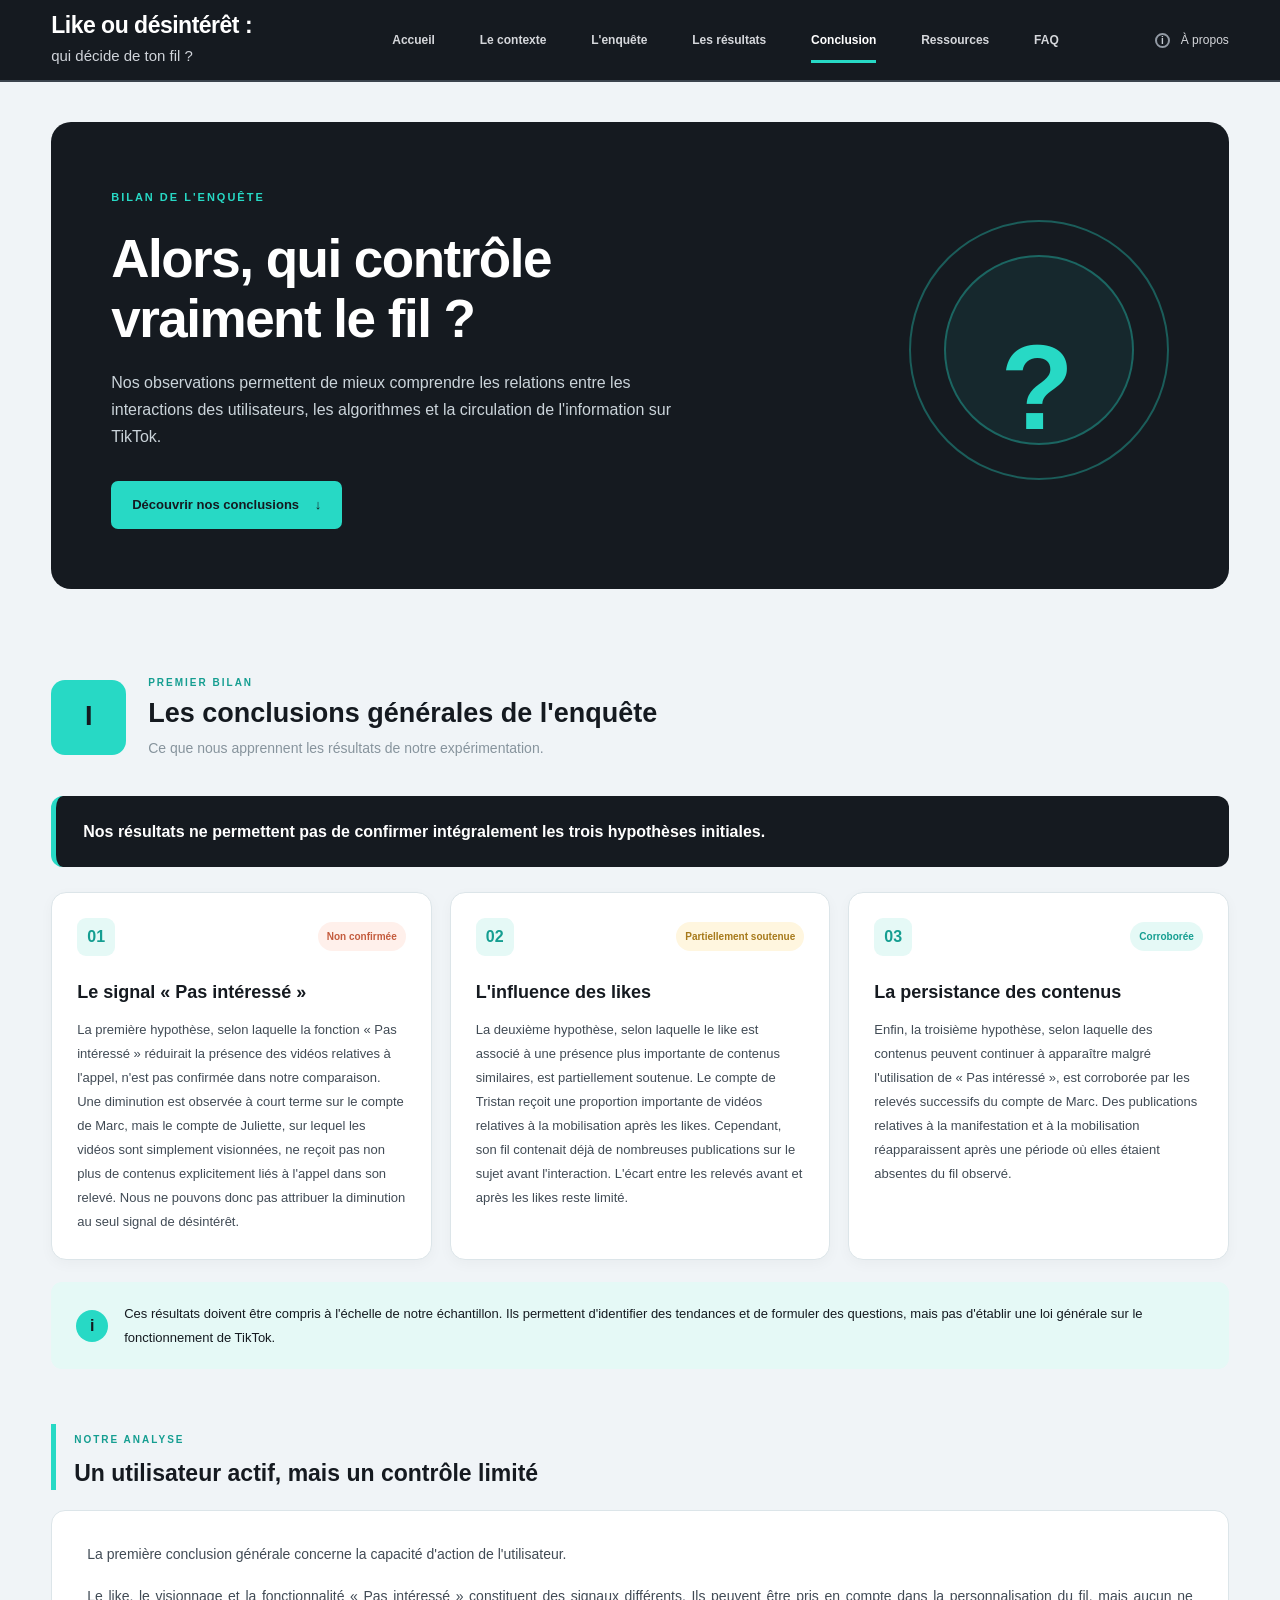
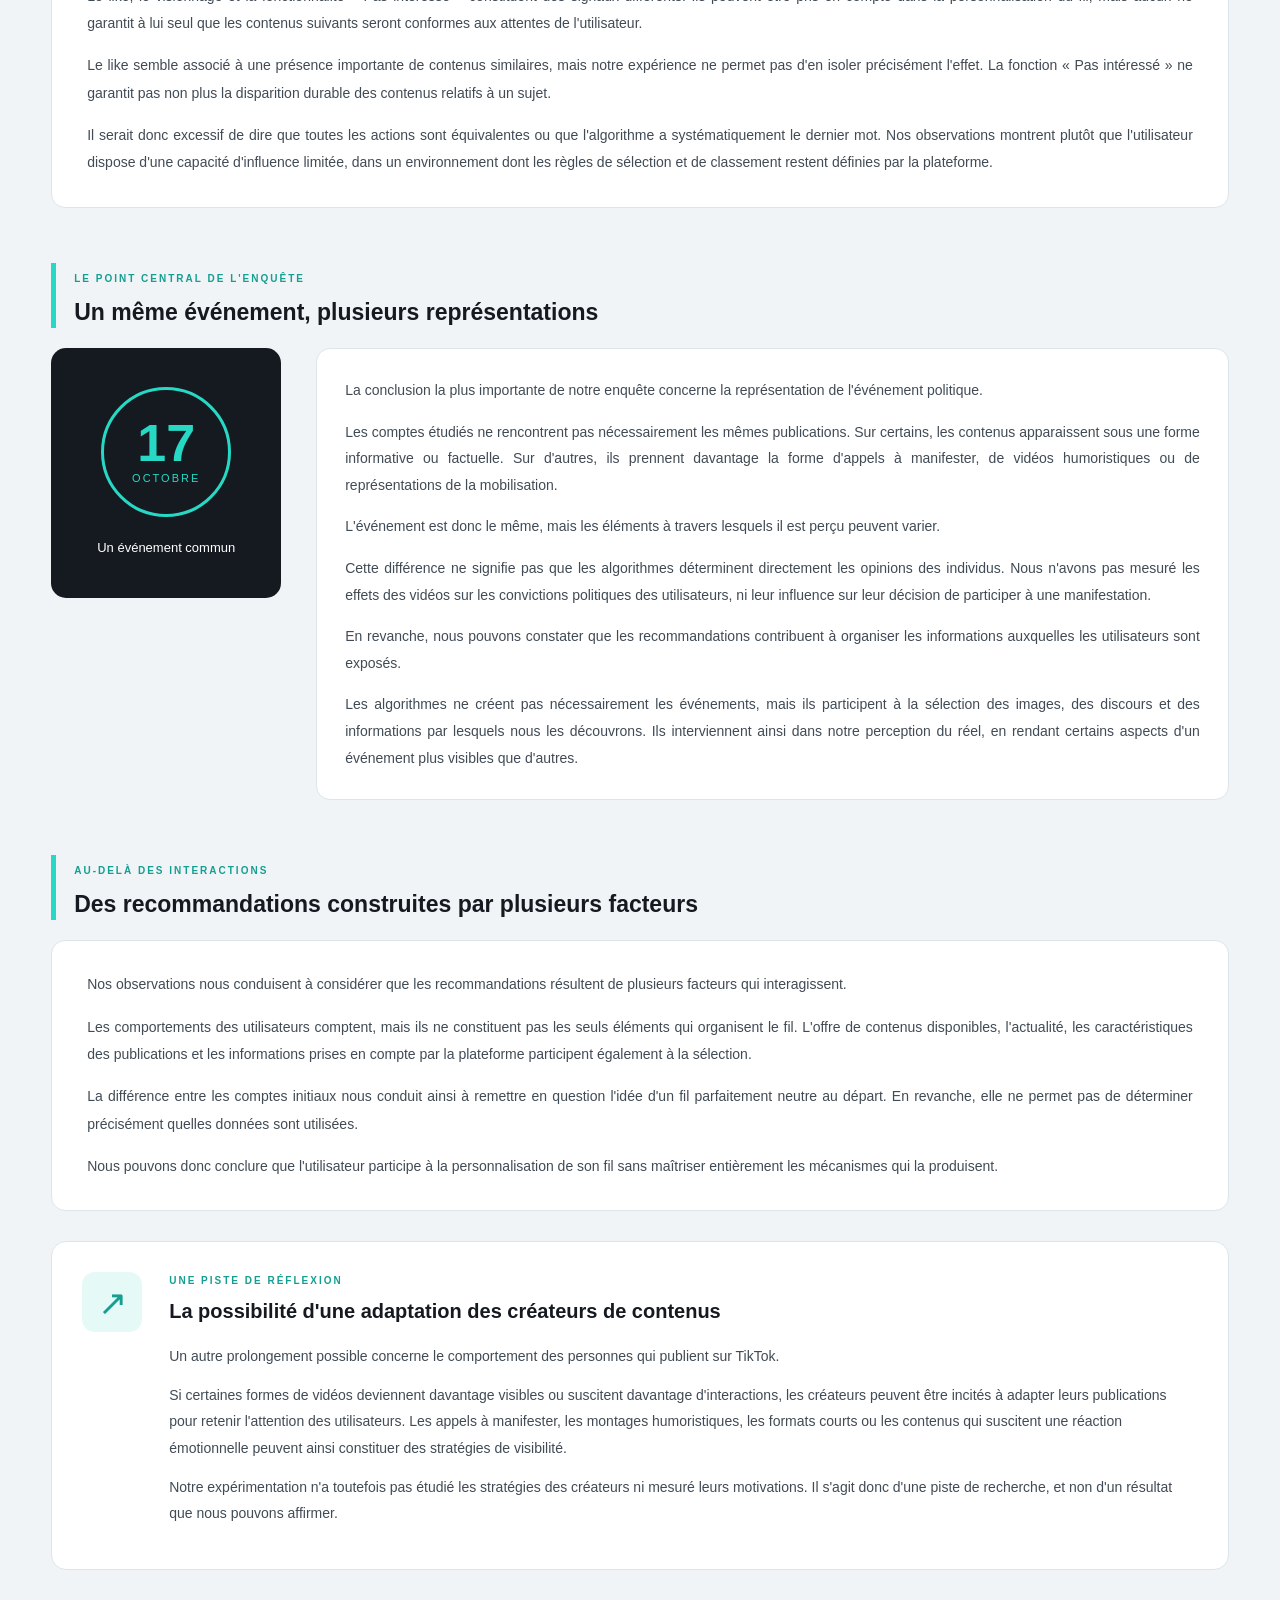
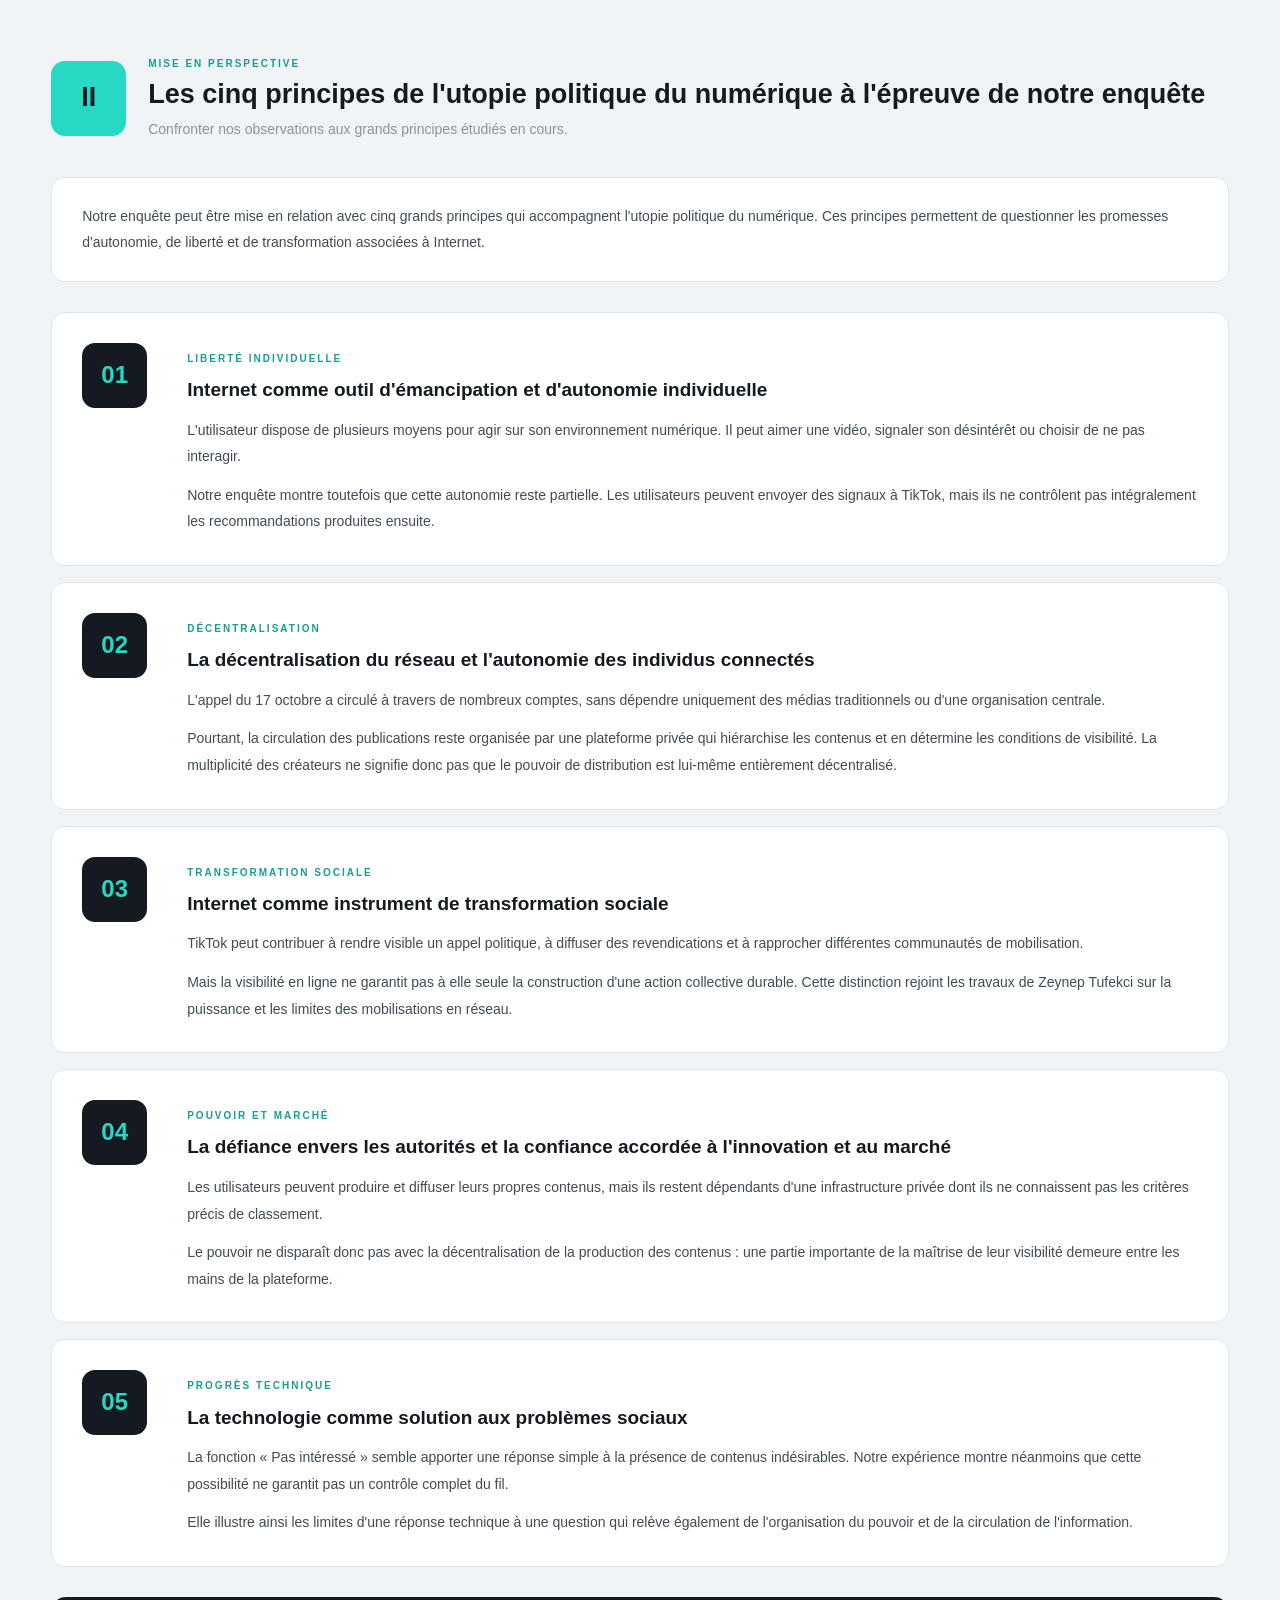
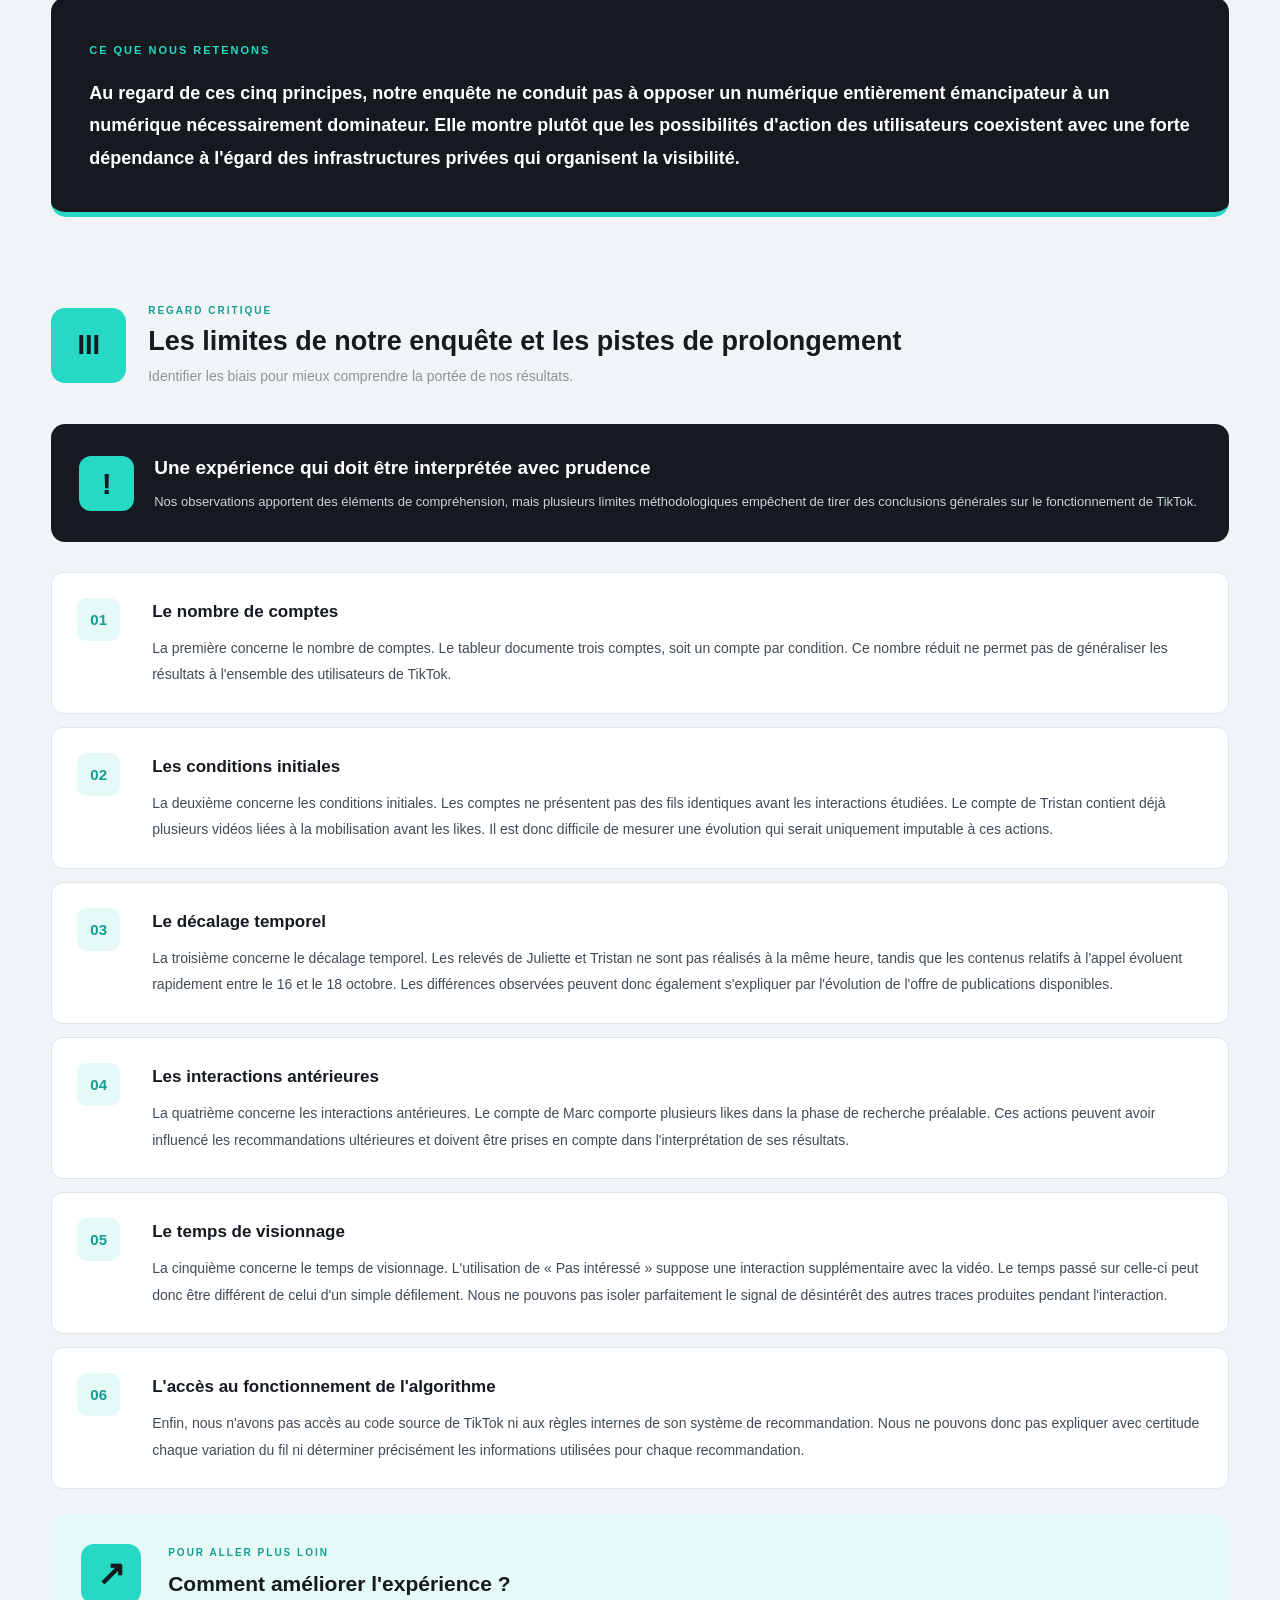
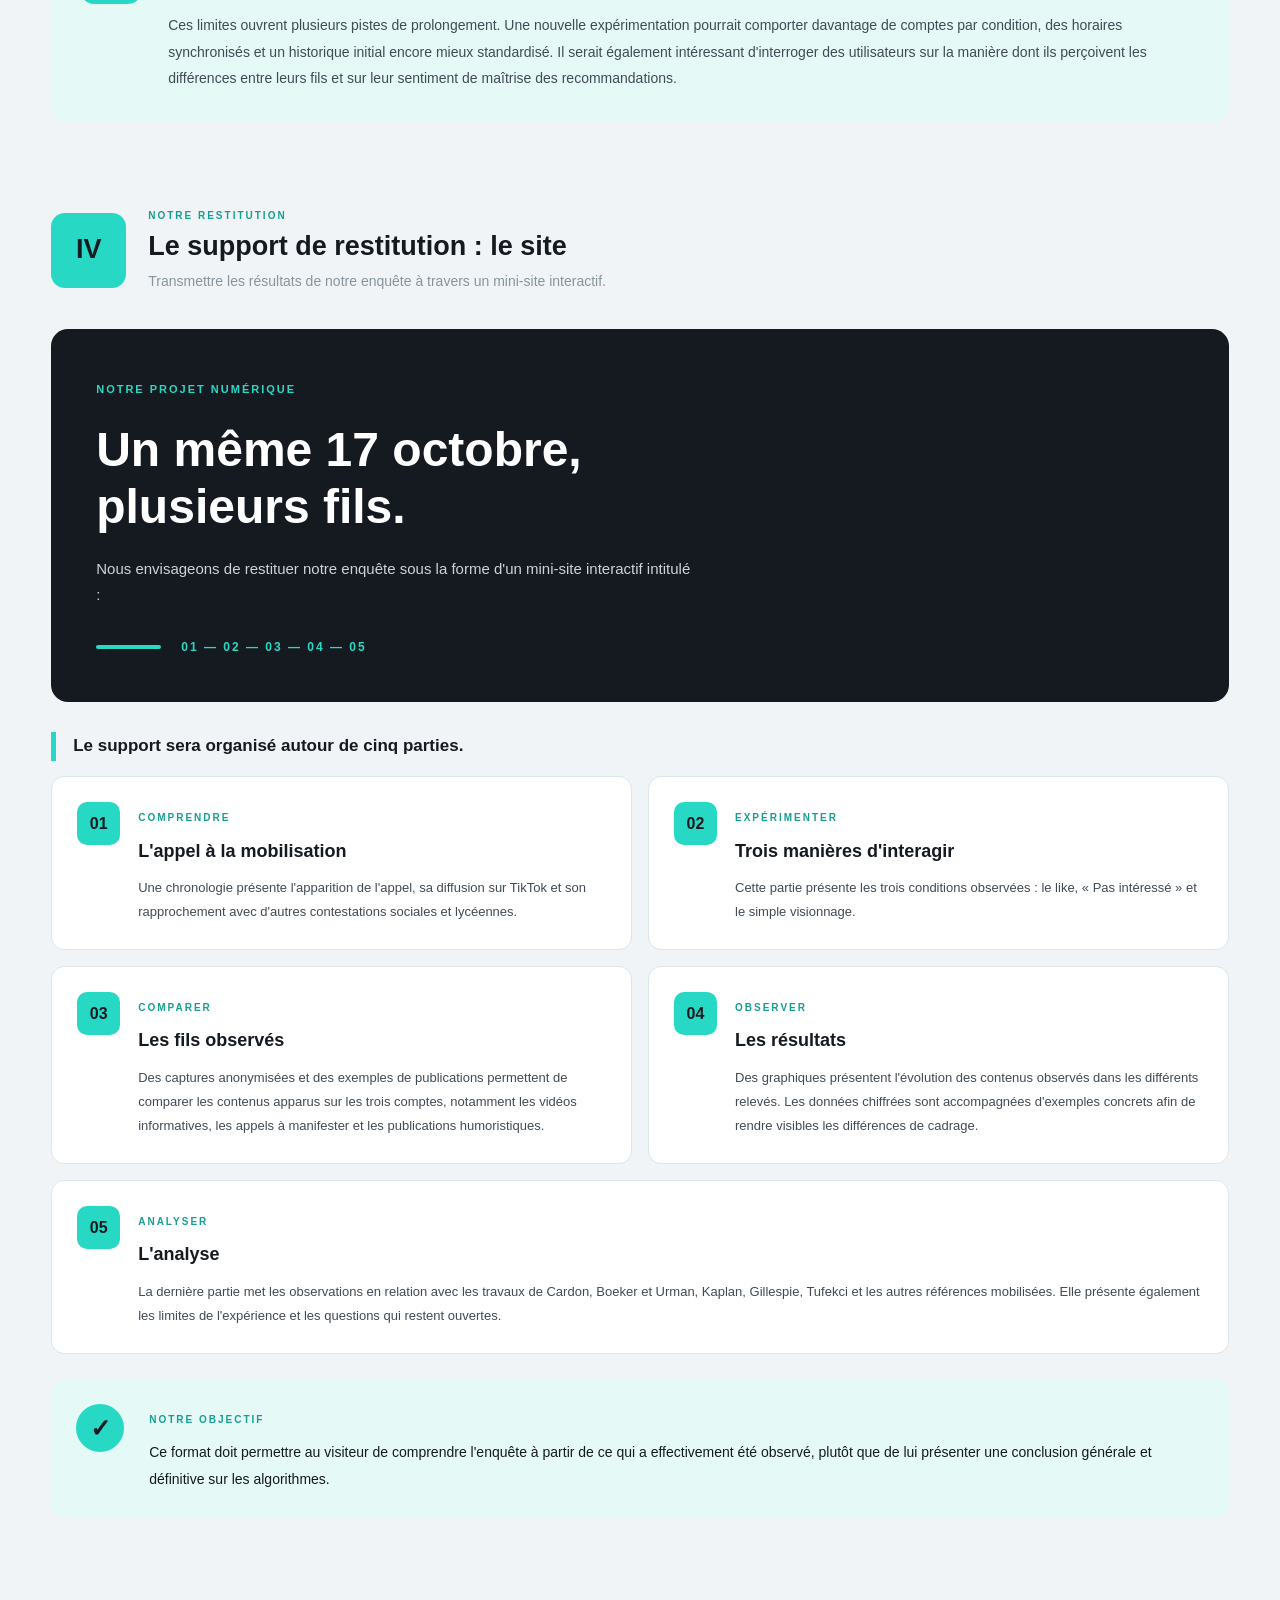
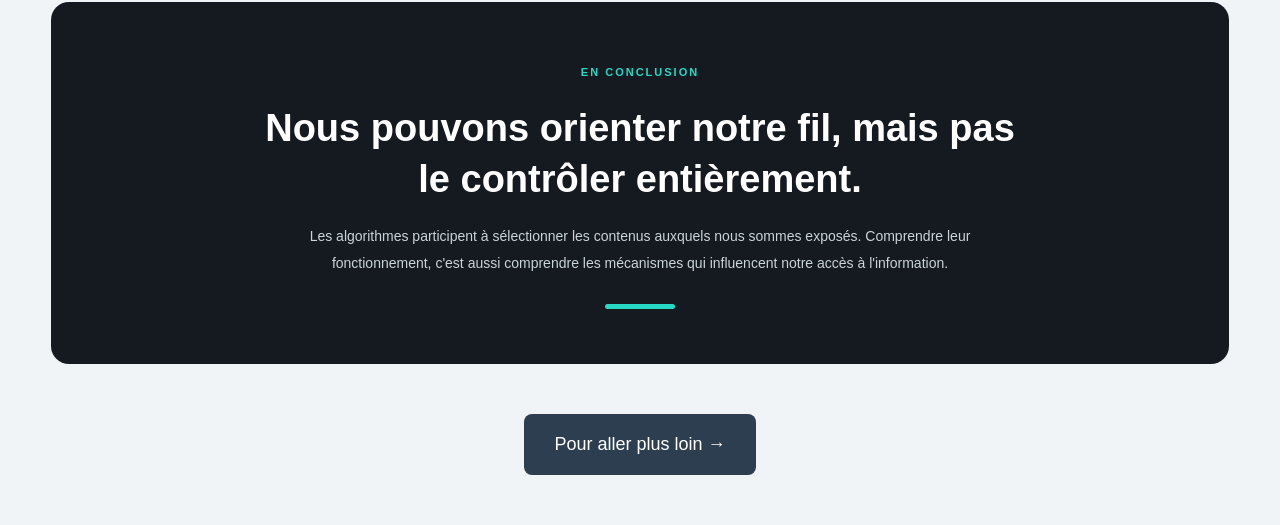
<file: Conclusion.html>
<!DOCTYPE html>
<html lang="fr">
<head>
    <meta charset="UTF-8">
    <meta name="viewport" content="width=device-width, initial-scale=1.0">
    <title>Derrière le Fil</title>
    <link rel="stylesheet" href="Conclusion css.css">
</head>
<body>
<header class="header">
    <div class="brand">
        <h1>Like ou désintérêt : </h1>
        <p>qui décide de ton fil ?</p>
    </div>
    <nav class="navigation">
        <a href="Accueil.html" class="nav-link">Accueil</a>
        <a href="Contexte.html" class="nav-link">Le contexte</a>
        <a href="L'enquête.html" class="nav-link">L'enquête</a>
        <a href="Résultats.html" class="nav-link">Les résultats</a>
        <a href="Conclusion.html" class="nav-link active">Conclusion</a>
        <a href="Ressources.html" class="nav-link">Ressources</a>
        <a href="FAQ.html" class="nav-link">FAQ</a>
    </nav>
    <a href="Équipe.html" class="about">
        <span class="info-icon">i</span>
        <span>À propos</span>
    </a>
</header>
<main class="conclusion">
    <section class="hero">
        <div class="hero-content">
            <span class="hero-label">BILAN DE L'ENQUÊTE</span>
            <h2>Alors, qui contrôle vraiment le fil ?</h2>
            <p>
                Nos observations permettent de mieux comprendre les relations
                entre les interactions des utilisateurs, les algorithmes
                et la circulation de l'information sur TikTok.
            </p>
            <a href="#partie-vi" class="hero-button">
                Découvrir nos conclusions <span>↓</span>
            </a>
        </div>
        <div class="hero-decoration">
            <div class="circle circle-one"></div>
            <div class="circle circle-two"></div>
            <div class="hero-symbol">?</div>
        </div>
    </section>
    <section class="main-section" id="partie-vi">
        <div class="section-title">
            <div class="section-number">I</div>
            <div>
                <span class="section-label">PREMIER BILAN</span>
                <h2>Les conclusions générales de l'enquête</h2>
                <p>Ce que nous apprennent les résultats de notre expérimentation.</p>
            </div>
        </div>
        <div class="intro-text">
            <p>
                Nos résultats ne permettent pas de confirmer intégralement
                les trois hypothèses initiales.
            </p>
        </div>
        <div class="hypotheses-grid">
            <article class="hypothesis-card">
                <div class="card-top">
                    <span class="card-number">01</span>
                    <span class="status status-no">Non confirmée</span>
                </div>
                <h3>Le signal « Pas intéressé »</h3>
                <p>
                    La première hypothèse, selon laquelle la fonction
                    « Pas intéressé » réduirait la présence des vidéos
                    relatives à l'appel, n'est pas confirmée dans notre
                    comparaison. Une diminution est observée à court terme
                    sur le compte de Marc, mais le compte de Juliette, sur
                    lequel les vidéos sont simplement visionnées, ne reçoit
                    pas non plus de contenus explicitement liés à l'appel
                    dans son relevé. Nous ne pouvons donc pas attribuer
                    la diminution au seul signal de désintérêt.
                </p>
            </article>
            <article class="hypothesis-card">
                <div class="card-top">
                    <span class="card-number">02</span>
                    <span class="status status-partial">Partiellement soutenue</span>
                </div>
                <h3>L'influence des likes</h3>
                <p>
                    La deuxième hypothèse, selon laquelle le like est associé
                    à une présence plus importante de contenus similaires,
                    est partiellement soutenue. Le compte de Tristan reçoit
                    une proportion importante de vidéos relatives à la
                    mobilisation après les likes. Cependant, son fil contenait
                    déjà de nombreuses publications sur le sujet avant
                    l'interaction. L'écart entre les relevés avant et après
                    les likes reste limité.
                </p>
            </article>
            <article class="hypothesis-card">
                <div class="card-top">
                    <span class="card-number">03</span>
                    <span class="status status-yes">Corroborée</span>
                </div>
                <h3>La persistance des contenus</h3>
                <p>
                    Enfin, la troisième hypothèse, selon laquelle des contenus
                    peuvent continuer à apparaître malgré l'utilisation de
                    « Pas intéressé », est corroborée par les relevés successifs
                    du compte de Marc. Des publications relatives à la
                    manifestation et à la mobilisation réapparaissent après
                    une période où elles étaient absentes du fil observé.
                </p>
            </article>
        </div>
        <div class="method-note">
            <span class="note-icon">i</span>
            <p>
                Ces résultats doivent être compris à l'échelle de notre
                échantillon. Ils permettent d'identifier des tendances
                et de formuler des questions, mais pas d'établir une loi
                générale sur le fonctionnement de TikTok.
            </p>
        </div>
        <div class="editorial-title">
            <span>NOTRE ANALYSE</span>
            <h3>Un utilisateur actif, mais un contrôle limité</h3>
        </div>
        <div class="text-card">
            <p>
                La première conclusion générale concerne la capacité
                d'action de l'utilisateur.
            </p>
            <p>
                Le like, le visionnage et la fonctionnalité « Pas intéressé »
                constituent des signaux différents. Ils peuvent être pris
                en compte dans la personnalisation du fil, mais aucun ne
                garantit à lui seul que les contenus suivants seront
                conformes aux attentes de l'utilisateur.
            </p>
            <p>
                Le like semble associé à une présence importante de contenus
                similaires, mais notre expérience ne permet pas d'en isoler
                précisément l'effet. La fonction « Pas intéressé » ne garantit
                pas non plus la disparition durable des contenus relatifs
                à un sujet.
            </p>
            <p>
                Il serait donc excessif de dire que toutes les actions sont
                équivalentes ou que l'algorithme a systématiquement le dernier
                mot. Nos observations montrent plutôt que l'utilisateur
                dispose d'une capacité d'influence limitée, dans un
                environnement dont les règles de sélection et de classement
                restent définies par la plateforme.
            </p>
        </div>
        <div class="editorial-title">
            <span>LE POINT CENTRAL DE L'ENQUÊTE</span>
            <h3>Un même événement, plusieurs représentations</h3>
        </div>
        <div class="event-layout">
            <div class="event-visual">
                <div class="event-circle">
                    <span>17</span>
                    <small>OCTOBRE</small>
                </div>
                <p>Un événement commun</p>
            </div>
            <div class="event-text">
                <p>
                    La conclusion la plus importante de notre enquête
                    concerne la représentation de l'événement politique.
                </p>
                <p>
                    Les comptes étudiés ne rencontrent pas nécessairement
                    les mêmes publications. Sur certains, les contenus
                    apparaissent sous une forme informative ou factuelle.
                    Sur d'autres, ils prennent davantage la forme d'appels
                    à manifester, de vidéos humoristiques ou de représentations
                    de la mobilisation.
                </p>
                <p>
                    L'événement est donc le même, mais les éléments à travers
                    lesquels il est perçu peuvent varier.
                </p>
                <p>
                    Cette différence ne signifie pas que les algorithmes
                    déterminent directement les opinions des individus.
                    Nous n'avons pas mesuré les effets des vidéos sur les
                    convictions politiques des utilisateurs, ni leur influence
                    sur leur décision de participer à une manifestation.
                </p>
                <p>
                    En revanche, nous pouvons constater que les recommandations
                    contribuent à organiser les informations auxquelles
                    les utilisateurs sont exposés.
                </p>
                <p>
                    Les algorithmes ne créent pas nécessairement les événements,
                    mais ils participent à la sélection des images, des discours
                    et des informations par lesquels nous les découvrons.
                    Ils interviennent ainsi dans notre perception du réel,
                    en rendant certains aspects d'un événement plus visibles
                    que d'autres.
                </p>
            </div>
        </div>
        <div class="editorial-title">
            <span>AU-DELÀ DES INTERACTIONS</span>
            <h3>Des recommandations construites par plusieurs facteurs</h3>
        </div>
        <div class="text-card">
            <p>
                Nos observations nous conduisent à considérer que les
                recommandations résultent de plusieurs facteurs qui interagissent.
            </p>

            <p>
                Les comportements des utilisateurs comptent, mais ils ne
                constituent pas les seuls éléments qui organisent le fil.
                L'offre de contenus disponibles, l'actualité, les caractéristiques
                des publications et les informations prises en compte par
                la plateforme participent également à la sélection.
            </p>
            <p>
                La différence entre les comptes initiaux nous conduit ainsi
                à remettre en question l'idée d'un fil parfaitement neutre
                au départ. En revanche, elle ne permet pas de déterminer
                précisément quelles données sont utilisées.
            </p>
            <p>
                Nous pouvons donc conclure que l'utilisateur participe
                à la personnalisation de son fil sans maîtriser entièrement
                les mécanismes qui la produisent.
            </p>
        </div>
        <div class="creator-card">
            <div class="creator-icon">↗</div>
            <div>
                <span class="section-label">UNE PISTE DE RÉFLEXION</span>
                <h3>La possibilité d'une adaptation des créateurs de contenus</h3>
                <p>
                    Un autre prolongement possible concerne le comportement
                    des personnes qui publient sur TikTok.
                </p>
                <p>
                    Si certaines formes de vidéos deviennent davantage visibles
                    ou suscitent davantage d'interactions, les créateurs peuvent
                    être incités à adapter leurs publications pour retenir
                    l'attention des utilisateurs. Les appels à manifester,
                    les montages humoristiques, les formats courts ou les
                    contenus qui suscitent une réaction émotionnelle peuvent
                    ainsi constituer des stratégies de visibilité.
                </p>
                <p>
                    Notre expérimentation n'a toutefois pas étudié les stratégies
                    des créateurs ni mesuré leurs motivations. Il s'agit donc
                    d'une piste de recherche, et non d'un résultat que nous
                    pouvons affirmer.
                </p>
            </div>
        </div>
    </section>
    <section class="main-section" id="partie-vii">
        <div class="section-title">
            <div class="section-number">II</div>
            <div>
                <span class="section-label">MISE EN PERSPECTIVE</span>
                <h2>Les cinq principes de l'utopie politique du numérique à l'épreuve de notre enquête</h2>
                <p>Confronter nos observations aux grands principes étudiés en cours.</p>
            </div>
        </div>
        <div class="theory-intro">
            <p>
                Notre enquête peut être mise en relation avec cinq grands
                principes qui accompagnent l'utopie politique du numérique.
                Ces principes permettent de questionner les promesses
                d'autonomie, de liberté et de transformation associées à Internet.
            </p>
        </div>
        <div class="principles">
            <article class="principle">
                <div class="principle-number">01</div>
                <div class="principle-content">
                    <span>LIBERTÉ INDIVIDUELLE</span>
                    <h3>Internet comme outil d'émancipation et d'autonomie individuelle</h3>
                    <p>
                        L'utilisateur dispose de plusieurs moyens pour agir
                        sur son environnement numérique. Il peut aimer une vidéo,
                        signaler son désintérêt ou choisir de ne pas interagir.
                    </p>
                    <p>
                        Notre enquête montre toutefois que cette autonomie
                        reste partielle. Les utilisateurs peuvent envoyer
                        des signaux à TikTok, mais ils ne contrôlent pas
                        intégralement les recommandations produites ensuite.
                    </p>
                </div>
            </article>
            <article class="principle">
                <div class="principle-number">02</div>
                <div class="principle-content">
                    <span>DÉCENTRALISATION</span>
                    <h3>La décentralisation du réseau et l'autonomie des individus connectés</h3>
                    <p>
                        L'appel du 17 octobre a circulé à travers de nombreux
                        comptes, sans dépendre uniquement des médias traditionnels
                        ou d'une organisation centrale.
                    </p>
                    <p>
                        Pourtant, la circulation des publications reste organisée
                        par une plateforme privée qui hiérarchise les contenus
                        et en détermine les conditions de visibilité. La multiplicité
                        des créateurs ne signifie donc pas que le pouvoir de
                        distribution est lui-même entièrement décentralisé.
                    </p>
                </div>
            </article>
            <article class="principle">
                <div class="principle-number">03</div>
                <div class="principle-content">
                    <span>TRANSFORMATION SOCIALE</span>
                    <h3>Internet comme instrument de transformation sociale</h3>
                    <p>
                        TikTok peut contribuer à rendre visible un appel politique,
                        à diffuser des revendications et à rapprocher différentes
                        communautés de mobilisation.
                    </p>
                    <p>
                        Mais la visibilité en ligne ne garantit pas à elle seule
                        la construction d'une action collective durable. Cette
                        distinction rejoint les travaux de Zeynep Tufekci sur
                        la puissance et les limites des mobilisations en réseau.
                    </p>
                </div>
            </article>
            <article class="principle">
                <div class="principle-number">04</div>
                <div class="principle-content">
                    <span>POUVOIR ET MARCHÉ</span>
                    <h3>La défiance envers les autorités et la confiance accordée à l'innovation et au marché</h3>
                    <p>
                        Les utilisateurs peuvent produire et diffuser leurs
                        propres contenus, mais ils restent dépendants d'une
                        infrastructure privée dont ils ne connaissent pas
                        les critères précis de classement.
                    </p>
                    <p>
                        Le pouvoir ne disparaît donc pas avec la décentralisation
                        de la production des contenus : une partie importante
                        de la maîtrise de leur visibilité demeure entre
                        les mains de la plateforme.
                    </p>
                </div>
            </article>
            <article class="principle">
                <div class="principle-number">05</div>
                <div class="principle-content">
                    <span>PROGRÈS TECHNIQUE</span>
                    <h3>La technologie comme solution aux problèmes sociaux</h3>
                    <p>
                        La fonction « Pas intéressé » semble apporter une réponse
                        simple à la présence de contenus indésirables. Notre
                        expérience montre néanmoins que cette possibilité
                        ne garantit pas un contrôle complet du fil.
                    </p>
                    <p>
                        Elle illustre ainsi les limites d'une réponse technique
                        à une question qui relève également de l'organisation
                        du pouvoir et de la circulation de l'information.
                    </p>
                </div>
            </article>
        </div>
        <div class="big-conclusion">
            <span>CE QUE NOUS RETENONS</span>
            <p>
                Au regard de ces cinq principes, notre enquête ne conduit pas
                à opposer un numérique entièrement émancipateur à un numérique
                nécessairement dominateur. Elle montre plutôt que les possibilités
                d'action des utilisateurs coexistent avec une forte dépendance
                à l'égard des infrastructures privées qui organisent la visibilité.
            </p>
        </div>
    </section>
    <section class="main-section" id="partie-viii">

        <div class="section-title">
            <div class="section-number">III</div>
            <div>
                <span class="section-label">REGARD CRITIQUE</span>
                <h2>Les limites de notre enquête et les pistes de prolongement</h2>
                <p>Identifier les biais pour mieux comprendre la portée de nos résultats.</p>
            </div>
        </div>
        <div class="limits-intro">
            <div class="limits-icon">!</div>
            <div>
                <h3>Une expérience qui doit être interprétée avec prudence</h3>
                <p>
                    Nos observations apportent des éléments de compréhension,
                    mais plusieurs limites méthodologiques empêchent de tirer
                    des conclusions générales sur le fonctionnement de TikTok.
                </p>
            </div>
        </div>
        <div class="limits-list">
            <article class="limit-item">
                <span class="limit-number">01</span>
                <div>
                    <h3>Le nombre de comptes</h3>
                    <p>
                        La première concerne le nombre de comptes. Le tableur
                        documente trois comptes, soit un compte par condition.
                        Ce nombre réduit ne permet pas de généraliser les
                        résultats à l'ensemble des utilisateurs de TikTok.
                    </p>
                </div>
            </article>
            <article class="limit-item">
                <span class="limit-number">02</span>
                <div>
                    <h3>Les conditions initiales</h3>
                    <p>
                        La deuxième concerne les conditions initiales. Les
                        comptes ne présentent pas des fils identiques avant
                        les interactions étudiées. Le compte de Tristan contient
                        déjà plusieurs vidéos liées à la mobilisation avant
                        les likes. Il est donc difficile de mesurer une évolution
                        qui serait uniquement imputable à ces actions.
                    </p>
                </div>
            </article>
            <article class="limit-item">
                <span class="limit-number">03</span>
                <div>
                    <h3>Le décalage temporel</h3>
                    <p>
                        La troisième concerne le décalage temporel. Les relevés
                        de Juliette et Tristan ne sont pas réalisés à la même
                        heure, tandis que les contenus relatifs à l'appel évoluent
                        rapidement entre le 16 et le 18 octobre. Les différences
                        observées peuvent donc également s'expliquer par
                        l'évolution de l'offre de publications disponibles.
                    </p>
                </div>
            </article>
            <article class="limit-item">
                <span class="limit-number">04</span>
                <div>
                    <h3>Les interactions antérieures</h3>
                    <p>
                        La quatrième concerne les interactions antérieures.
                        Le compte de Marc comporte plusieurs likes dans la phase
                        de recherche préalable. Ces actions peuvent avoir
                        influencé les recommandations ultérieures et doivent
                        être prises en compte dans l'interprétation de ses résultats.
                    </p>
                </div>
            </article>
            <article class="limit-item">
                <span class="limit-number">05</span>
                <div>
                    <h3>Le temps de visionnage</h3>
                    <p>
                        La cinquième concerne le temps de visionnage. L'utilisation
                        de « Pas intéressé » suppose une interaction supplémentaire
                        avec la vidéo. Le temps passé sur celle-ci peut donc
                        être différent de celui d'un simple défilement. Nous
                        ne pouvons pas isoler parfaitement le signal de désintérêt
                        des autres traces produites pendant l'interaction.
                    </p>
                </div>
            </article>
            <article class="limit-item">
                <span class="limit-number">06</span>
                <div>
                    <h3>L'accès au fonctionnement de l'algorithme</h3>
                    <p>
                        Enfin, nous n'avons pas accès au code source de TikTok
                        ni aux règles internes de son système de recommandation.
                        Nous ne pouvons donc pas expliquer avec certitude chaque
                        variation du fil ni déterminer précisément les
                        informations utilisées pour chaque recommandation.
                    </p>
                </div>
            </article>
        </div>
        <div class="future-card">
            <div class="future-symbol">↗</div>
            <div>
                <span class="section-label">POUR ALLER PLUS LOIN</span>
                <h3>Comment améliorer l'expérience ?</h3>
                <p>
                    Ces limites ouvrent plusieurs pistes de prolongement.
                    Une nouvelle expérimentation pourrait comporter davantage
                    de comptes par condition, des horaires synchronisés et
                    un historique initial encore mieux standardisé. Il serait
                    également intéressant d'interroger des utilisateurs sur
                    la manière dont ils perçoivent les différences entre leurs
                    fils et sur leur sentiment de maîtrise des recommandations.
                </p>
            </div>
        </div>
    </section>
    <section class="main-section" id="partie-ix">
        <div class="section-title">
            <div class="section-number">IV</div>
            <div>
                <span class="section-label">NOTRE RESTITUTION</span>
                <h2>Le support de restitution : le site</h2>
                <p>Transmettre les résultats de notre enquête à travers un mini-site interactif.</p>
            </div>
        </div>

        <div class="project-hero">
            <span>NOTRE PROJET NUMÉRIQUE</span>
            <h3>Un même 17 octobre,<br>plusieurs fils.</h3>

            <p>
                Nous envisageons de restituer notre enquête sous la forme
                d'un mini-site interactif intitulé :
            </p>

            <div class="project-decoration">
                <div class="project-line"></div>
                <span>01 — 02 — 03 — 04 — 05</span>
            </div>
        </div>


        <div class="project-intro">
            <p>
                Le support sera organisé autour de cinq parties.
            </p>
        </div>


        <div class="project-steps">

            <article class="project-step">
                <div class="project-step-number">01</div>
                <div class="project-step-content">
                    <span>COMPRENDRE</span>
                    <h3>L'appel à la mobilisation</h3>
                    <p>
                        Une chronologie présente l'apparition de l'appel,
                        sa diffusion sur TikTok et son rapprochement avec
                        d'autres contestations sociales et lycéennes.
                    </p>
                </div>
            </article>
            <article class="project-step">
                <div class="project-step-number">02</div>
                <div class="project-step-content">
                    <span>EXPÉRIMENTER</span>
                    <h3>Trois manières d'interagir</h3>
                    <p>
                        Cette partie présente les trois conditions observées :
                        le like, « Pas intéressé » et le simple visionnage.
                    </p>
                </div>
            </article>
            <article class="project-step">
                <div class="project-step-number">03</div>
                <div class="project-step-content">
                    <span>COMPARER</span>
                    <h3>Les fils observés</h3>
                    <p>
                        Des captures anonymisées et des exemples de publications
                        permettent de comparer les contenus apparus sur les
                        trois comptes, notamment les vidéos informatives,
                        les appels à manifester et les publications humoristiques.
                    </p>
                </div>
            </article>
            <article class="project-step">
                <div class="project-step-number">04</div>
                <div class="project-step-content">
                    <span>OBSERVER</span>
                    <h3>Les résultats</h3>
                    <p>
                        Des graphiques présentent l'évolution des contenus
                        observés dans les différents relevés. Les données
                        chiffrées sont accompagnées d'exemples concrets afin
                        de rendre visibles les différences de cadrage.
                    </p>
                </div>
            </article>
            <article class="project-step">
                <div class="project-step-number">05</div>
                <div class="project-step-content">
                    <span>ANALYSER</span>
                    <h3>L'analyse</h3>
                    <p>
                        La dernière partie met les observations en relation
                        avec les travaux de Cardon, Boeker et Urman, Kaplan,
                        Gillespie, Tufekci et les autres références mobilisées.
                        Elle présente également les limites de l'expérience
                        et les questions qui restent ouvertes.
                    </p>
                </div>
            </article>
        </div>
        <div class="project-ending">
            <div class="ending-icon">✓</div>
            <div>
                <span>NOTRE OBJECTIF</span>
                <p>
                    Ce format doit permettre au visiteur de comprendre
                    l'enquête à partir de ce qui a effectivement été observé,
                    plutôt que de lui présenter une conclusion générale
                    et définitive sur les algorithmes.
                </p>
            </div>
        </div>
    </section>
    <section class="final-banner">
        <span>EN CONCLUSION</span>
        <h2>Nous pouvons orienter notre fil, mais pas le contrôler entièrement.</h2>
        <p>
            Les algorithmes participent à sélectionner les contenus auxquels
            nous sommes exposés. Comprendre leur fonctionnement, c'est aussi
            comprendre les mécanismes qui influencent notre accès à l'information.
        </p>
        <div class="final-decoration"></div>
    </section>
        <div class="bouton-container">
            <a href="Ressources.html" class="bouton-exploration">
                Pour aller plus loin →
            </a>
        </div>
</main>
</body>
</html>
</file>
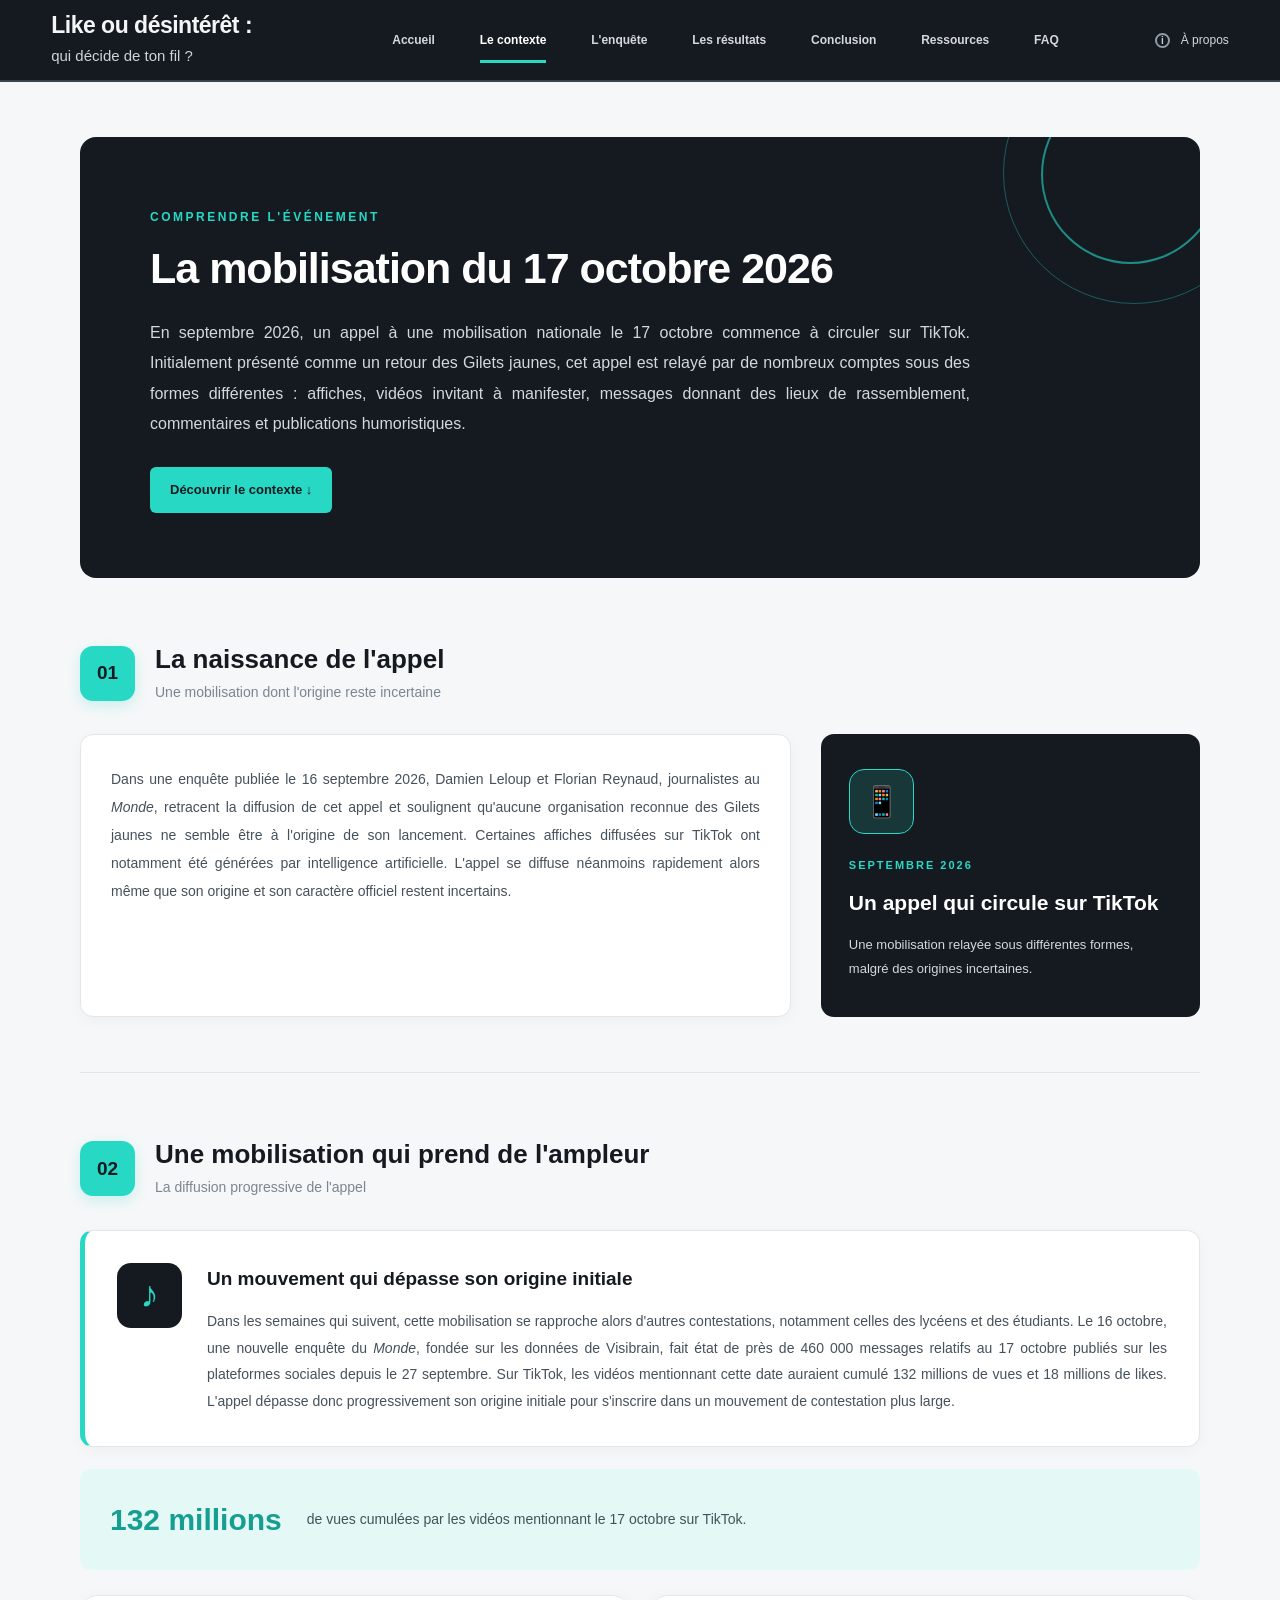
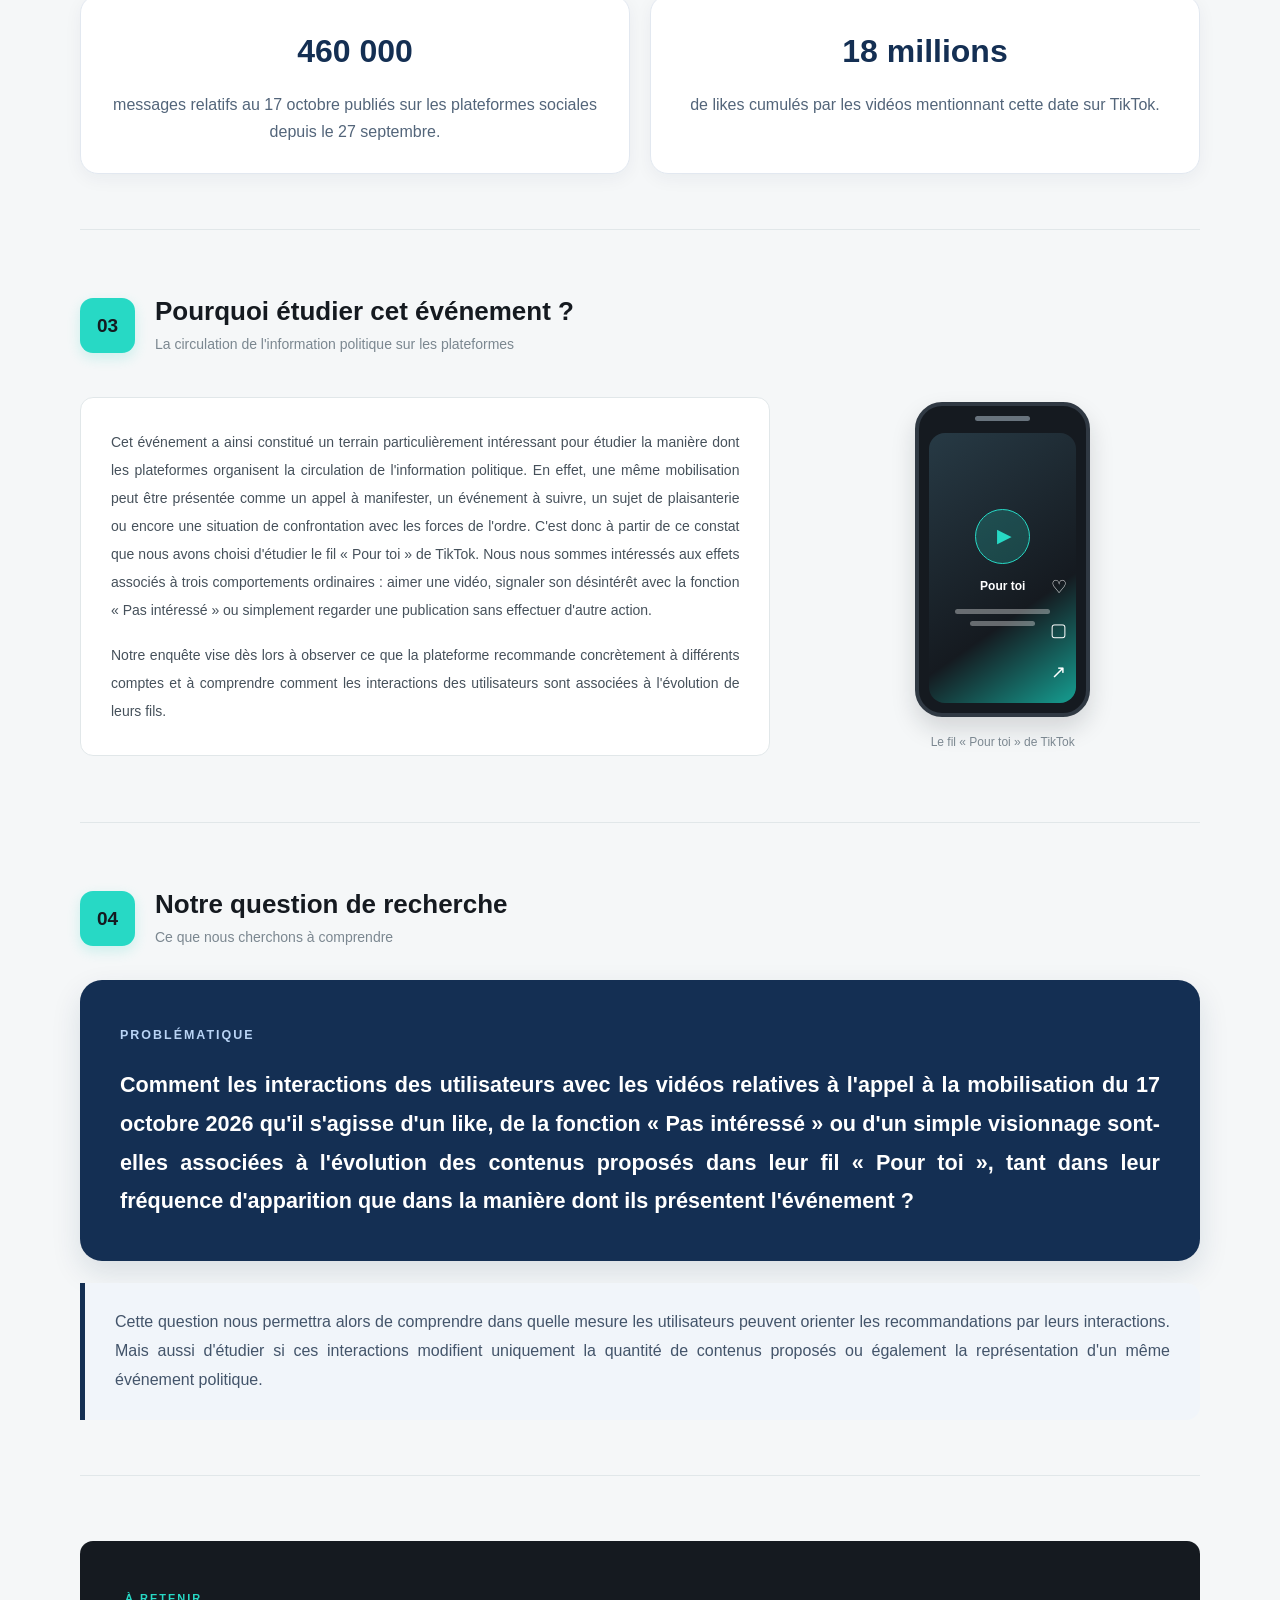
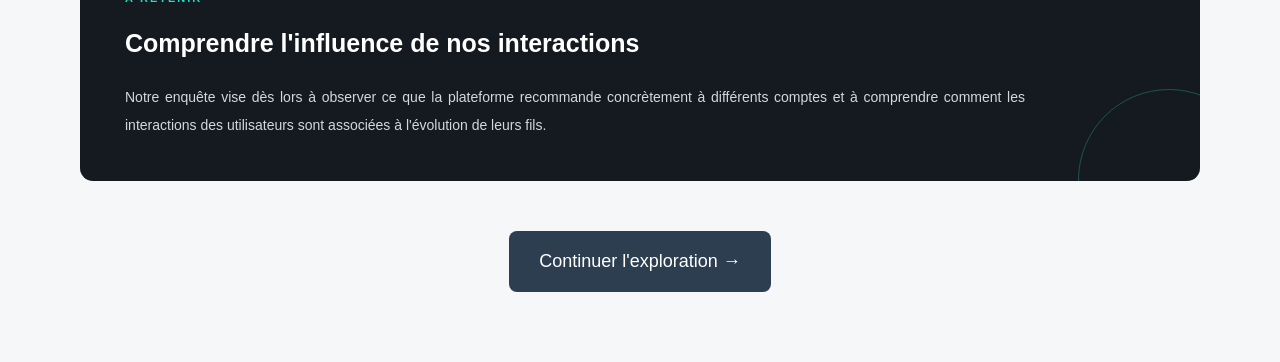
<file: Contexte.html>
<!DOCTYPE html>
<html lang="fr">
<head>
    <meta charset="UTF-8">
    <meta name="viewport" content="width=device-width, initial-scale=1.0">
    <title>Derrière le Fil</title>
    <link rel="stylesheet" href="Contexte css.css">
    <link rel="stylesheet" href="Accueil.css">
</head>
<body>
    <header class="header">
        <div class="brand">
            <h1>Like ou désintérêt :</h1>
            <p>qui décide de ton fil ?</p>
        </div>
        <nav class="navigation">
            <a href="Accueil.html" class="nav-link">Accueil</a>
            <a href="Contexte.html" class="nav-link active">Le contexte</a>
            <a href="L'enquête.html" class="nav-link">L'enquête</a>
            <a href="Résultats.html" class="nav-link">Les résultats</a>
            <a href="Conclusion.html" class="nav-link">Conclusion</a>
            <a href="Ressources.html" class="nav-link">Ressources</a>
            <a href="FAQ.html" class="nav-link">FAQ</a>
        </nav>
        <a href="Équipe.html" class="about">
            <span class="info-icon">i</span>
            <span>À propos</span>
        </a>
    </header>
    <main class="contexte">
        <section class="contexte-intro">
            <span class="contexte-label">COMPRENDRE L'ÉVÉNEMENT</span>
            <h1>La mobilisation du 17 octobre 2026</h1>
            <p>
                En septembre 2026, un appel à une mobilisation nationale le 17 octobre commence à circuler sur TikTok. 
                Initialement présenté comme un retour des Gilets jaunes, cet appel est relayé par de nombreux comptes 
                sous des formes différentes : affiches, vidéos invitant à manifester, messages donnant des lieux de rassemblement, 
                commentaires et publications humoristiques.
            </p>
            <a href="#origines" class="intro-button">
                Découvrir le contexte ↓
            </a>
        </section>
           <section class="contexte-section" id="origines">
            <div class="section-heading">
                <span class="section-number">01</span>
                <div>
                    <h2>La naissance de l'appel</h2>
                    <p>Une mobilisation dont l'origine reste incertaine</p>
                </div>
            </div>
            <div class="origine-content">
                <div class="origine-text">
                    <p>
                        Dans une enquête publiée le 16 septembre 2026, Damien Leloup et Florian Reynaud, journalistes au <em>Monde</em>, retracent la diffusion de cet appel et soulignent qu'aucune organisation reconnue des Gilets jaunes ne semble être à l'origine de son lancement. Certaines affiches diffusées sur TikTok ont notamment été générées par intelligence artificielle. L'appel se diffuse néanmoins rapidement alors même que son origine et son caractère officiel restent incertains.
                    </p>
                </div>
                <div class="origine-visual">
                    <div class="visual-icon">📱</div>
                    <span>SEPTEMBRE 2026</span>
                    <h3>Un appel qui circule sur TikTok</h3>
                    <p>
                        Une mobilisation relayée sous différentes formes, malgré des origines incertaines.
                    </p>
                </div>
            </div>
        </section>
        <section class="contexte-section" id="mobilisation">
            <div class="section-heading">
                <span class="section-number">02</span>
                <div>
                    <h2>Une mobilisation qui prend de l'ampleur</h2>
                    <p>La diffusion progressive de l'appel</p>
                </div>
            </div>
            <div class="tiktok-card">
                <div class="tiktok-icon">♪</div>
                <div class="tiktok-content">
                    <h3>Un mouvement qui dépasse son origine initiale</h3>
                    <p>
                        Dans les semaines qui suivent, cette mobilisation se rapproche alors d'autres contestations, notamment celles des lycéens et des étudiants. Le 16 octobre, une nouvelle enquête du <em>Monde</em>, fondée sur les données de Visibrain, fait état de près de 460 000 messages relatifs au 17 octobre publiés sur les plateformes sociales depuis le 27 septembre. Sur TikTok, les vidéos mentionnant cette date auraient cumulé 132 millions de vues et 18 millions de likes. L'appel dépasse donc progressivement son origine initiale pour s'inscrire dans un mouvement de contestation plus large.
                    </p>
                </div>
            </div>
            <div class="highlight-box">
                <span class="highlight-number">132 millions</span>
                <p>
                    de vues cumulées par les vidéos mentionnant le 17 octobre sur TikTok.
                </p>
            </div>
            <div class="chiffres-grid">
                <div class="chiffre-card">
                    <span class="chiffre">460 000</span>
                    <p>messages relatifs au 17 octobre publiés sur les plateformes sociales depuis le 27 septembre.</p>
                </div>
                <div class="chiffre-card">
                    <span class="chiffre">18 millions</span>
                    <p>de likes cumulés par les vidéos mentionnant cette date sur TikTok.</p>
                </div>
            </div>
        </section>
        <section class="contexte-section" id="enjeux">
            <div class="section-heading">
                <span class="section-number">03</span>
                <div>
                    <h2>Pourquoi étudier cet événement ?</h2>
                    <p>La circulation de l'information politique sur les plateformes</p>
                </div>
            </div>
            <div class="diffusion-content">
                <div class="diffusion-text">
                    <p>
                        Cet événement a ainsi constitué un terrain particulièrement intéressant pour étudier la manière dont les plateformes organisent la circulation de l'information politique. En effet, une même mobilisation peut être présentée comme un appel à manifester, un événement à suivre, un sujet de plaisanterie ou encore une situation de confrontation avec les forces de l'ordre. C'est donc à partir de ce constat que nous avons choisi d'étudier le fil « Pour toi » de TikTok. Nous nous sommes intéressés aux effets associés à trois comportements ordinaires : aimer une vidéo, signaler son désintérêt avec la fonction « Pas intéressé » ou simplement regarder une publication sans effectuer d'autre action.
                    </p>
                    <p>
                        Notre enquête vise dès lors à observer ce que la plateforme recommande concrètement à différents comptes et à comprendre comment les interactions des utilisateurs sont associées à l'évolution de leurs fils.
                    </p>
                </div>
                <div class="diffusion-visual">
                    <div class="phone">
                        <div class="phone-top"></div>
                        <div class="phone-screen">
                            <span class="play-icon">▶</span>
                            <p>Pour toi</p>
                            <div class="phone-line"></div>
                            <div class="phone-line short"></div>
                            <div class="phone-actions">
                                <span>♡</span>
                                <span>▢</span>
                                <span>↗</span>
                            </div>
                        </div>
                    </div>
                    <p class="visual-caption">
                        Le fil « Pour toi » de TikTok
                    </p>
                </div>
            </div>
        </section>
        <section class="contexte-section question-section" id="question">
            <div class="section-heading">
                <span class="section-number">04</span>
                <div>
                    <h2>Notre question de recherche</h2>
                    <p>Ce que nous cherchons à comprendre</p>
                </div>
            </div>
            <div class="question-card">
                <span class="question-label">PROBLÉMATIQUE</span>
                <h3>
                    Comment les interactions des utilisateurs avec les vidéos relatives à l'appel à la mobilisation du 17 octobre 2026 qu'il s'agisse d'un like, de la fonction « Pas intéressé » ou d'un simple visionnage sont-elles associées à l'évolution des contenus proposés dans leur fil « Pour toi », tant dans leur fréquence d'apparition que dans la manière dont ils présentent l'événement ?
                </h3>
            </div>
            <div class="question-explication">
                <p>
                    Cette question nous permettra alors de comprendre dans quelle mesure les utilisateurs peuvent orienter les recommandations par leurs interactions. Mais aussi d'étudier si ces interactions modifient uniquement la quantité de contenus proposés ou également la représentation d'un même événement politique.
                </p>
            </div>
        </section>
        <section class="contexte-footer">
            <span class="conclusion-label">À RETENIR</span>
            <h2>Comprendre l'influence de nos interactions</h2>
            <p>
                Notre enquête vise dès lors à observer ce que la plateforme recommande concrètement à différents comptes et à comprendre comment les interactions des utilisateurs sont associées à l'évolution de leurs fils.
            </p>
        </section>
        <div class="bouton-container">
            <a href="L'enquête.html" class="bouton-exploration">
                Continuer l'exploration →
            </a>
        </div>
    </main>
</body>
</html>
</file>
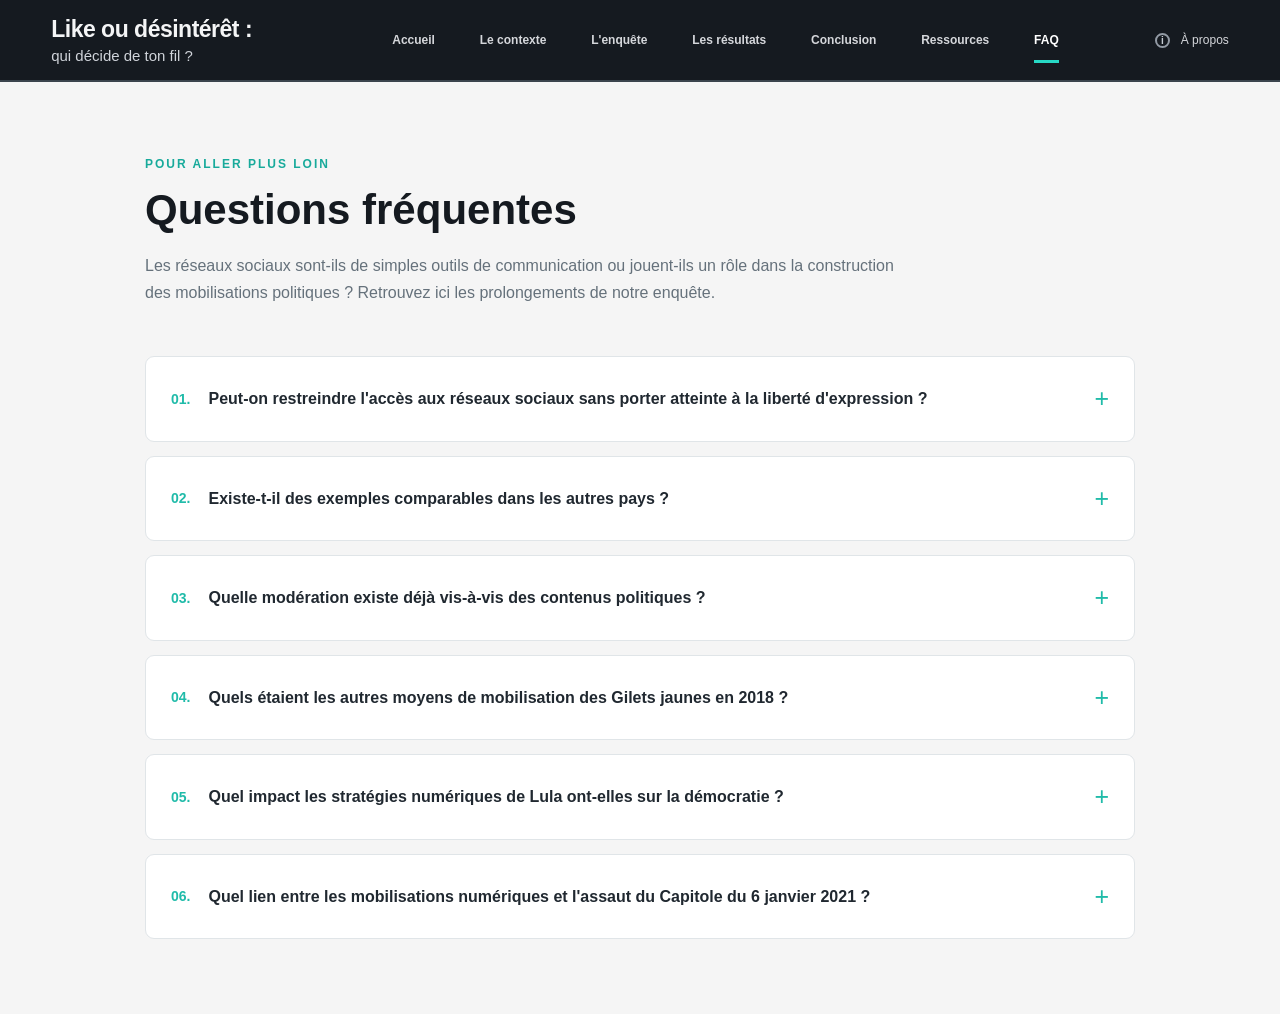
<file: FAQ.html>
<!DOCTYPE html>
<html lang="fr">
<head>
    <meta charset="UTF-8">
    <meta name="viewport" content="width=device-width, initial-scale=1.0">
    <title>Derrière le Fil - FAQ</title>
    <link rel="stylesheet" href="FAQ css.css">
</head>
<body>
    <header class="header">
        <div class="brand">
            <h1>Like ou désintérêt :</h1>
            <p>qui décide de ton fil ?</p>
        </div>
        <nav class="navigation">
            <a href="Accueil.html" class="nav-link">Accueil</a>
            <a href="Contexte.html" class="nav-link">Le contexte</a>
            <a href="L'enquête.html" class="nav-link">L'enquête</a>
            <a href="Résultats.html" class="nav-link">Les résultats</a>
            <a href="Conclusion.html" class="nav-link">Conclusion</a>
            <a href="Ressources.html" class="nav-link">Ressources</a>
            <a href="FAQ.html" class="nav-link active">FAQ</a>
        </nav>
        <a href="Équipe.html" class="about">
            <span class="info-icon">i</span>
            <span>À propos</span>
        </a>
    </header>
    <main class="faq-container">
        <section class="faq-intro">
            <p class="eyebrow">POUR ALLER PLUS LOIN</p>
            <h2>Questions fréquentes</h2>
            <p>
                Les réseaux sociaux sont-ils de simples outils de communication
                ou jouent-ils un rôle dans la construction des mobilisations
                politiques ? Retrouvez ici les prolongements de notre enquête.
            </p>
        </section>
        <section class="faq-list">
            <details class="faq-item">
                <summary>
                    <span>01.</span>
                    Peut-on restreindre l'accès aux réseaux sociaux sans porter atteinte à la liberté d'expression ?
                    <span class="plus">+</span>
                </summary>
                <div class="faq-answer">
                    <p>
                        Oui, mais uniquement dans des circonstances exceptionnelles
                        et sous certaines conditions. En France, la liberté
                        d'expression est protégée par l'article 11 de la Déclaration
                        des droits de l'homme et du citoyen. Le gouvernement peut
                        néanmoins restreindre temporairement l'accès à un réseau
                        social pour préserver l'ordre public, à condition que
                        la mesure soit nécessaire et proportionnée.
                    </p>
                    <p>
                        Le précédent de la Nouvelle-Calédonie est particulièrement
                        intéressant : en mai 2024, le gouvernement avait bloqué
                        TikTok pendant les émeutes. Le Conseil d'État a ensuite
                        jugé cette interruption disproportionnée, notamment
                        parce qu'elle était sans durée déterminée. Cela montre
                        qu'une restriction générale des réseaux sociaux peut
                        constituer une atteinte excessive aux libertés.
                    </p>
                </div>
            </details>
            <details class="faq-item">
                <summary>
                    <span>02.</span>
                    Existe-t-il des exemples comparables dans les autres pays ?
                    <span class="plus">+</span>
                </summary>
                <div class="faq-answer">
                    <p>
                        Oui. L'Inde a régulièrement recours à des coupures
                        d'Internet ou au blocage de certains contenus lors
                        de mouvements de contestation. L'Iran et le Myanmar
                        ont également utilisé des restrictions numériques
                        pendant des mobilisations politiques et sociales.
                    </p>
                    <p>
                        Ces exemples montrent que les restrictions numériques
                        peuvent devenir des instruments de contrôle des
                        mobilisations. Il faut cependant distinguer les
                        démocraties, où ces mesures sont encadrées juridiquement,
                        des régimes dans lesquels elles peuvent servir à
                        limiter durablement la contestation politique.
                    </p>
                </div>
            </details>
            <details class="faq-item">
                <summary>
                    <span>03.</span>
                    Quelle modération existe déjà vis-à-vis des contenus politiques ?
                    <span class="plus">+</span>
                </summary>
                <div class="faq-answer">
                    <p>
                        TikTok dispose déjà de plusieurs dispositifs de
                        modération. La plateforme peut supprimer les contenus
                        incitant à la violence, les menaces et le harcèlement.
                        Les utilisateurs peuvent également signaler des vidéos
                        ou personnaliser leurs recommandations avec la fonction
                        « Pas intéressé ».
                    </p>
                    <p>
                        En Europe, le Digital Services Act (DSA) impose aux
                        grandes plateformes davantage de transparence sur
                        leurs systèmes de recommandation, leurs pratiques
                        de modération et les risques liés à la diffusion
                        de contenus illégaux. Toutefois, une opinion politique
                        controversée n'est pas automatiquement illégale.
                        L'enjeu est donc de distinguer la protection des
                        utilisateurs d'une censure du débat démocratique.
                    </p>
                </div>
            </details>
            <details class="faq-item">
                <summary>
                    <span>04.</span>
                    Quels étaient les autres moyens de mobilisation des Gilets jaunes en 2018 ?
                    <span class="plus">+</span>
                </summary>
                <div class="faq-answer">
                    <p>
                        En 2018, les Gilets jaunes utilisaient plusieurs moyens
                        de mobilisation complémentaires aux réseaux sociaux.
                        Facebook jouait un rôle central avec les groupes locaux,
                        les événements et le partage d'informations sur les
                        rassemblements.
                    </p>
                    <p>
                        Mais la mobilisation reposait également sur des
                        moyens physiques : occupation des ronds-points,
                        blocages routiers, manifestations, distribution
                        de tracts, banderoles et réunions locales. Les
                        ronds-points sont ainsi devenus des lieux de sociabilité
                        et de discussion politique.
                    </p>
                    <p>
                        Cet exemple montre que les réseaux sociaux facilitent
                        la coordination, mais que l'environnement matériel
                        reste essentiel pour transformer une mobilisation
                        numérique en action collective.
                    </p>
                </div>
            </details>
            <details class="faq-item">
                <summary>
                    <span>05.</span>
                    Quel impact les stratégies numériques de Lula ont-elles sur la démocratie ?
                    <span class="plus">+</span>
                </summary>
                <div class="faq-answer">
                    <p>
                        Les stratégies numériques des soutiens de Lula au
                        Brésil illustrent la capacité des réseaux sociaux
                        à amplifier une campagne politique. La création
                        de grandes communautés sur WhatsApp a notamment
                        permis de diffuser des messages et de mobiliser
                        des soutiens à grande échelle.
                    </p>
                    <p>
                        Cependant, il faut distinguer la mobilisation numérique
                        de son effet réel sur le résultat électoral :
                        on ne peut pas attribuer une dynamique électorale
                        à une seule initiative sans étude spécifique.
                    </p>
                    <p>
                        Cet exemple pose une question démocratique :
                        les réseaux sociaux permettent-ils de rééquilibrer
                        la visibilité politique ou favorisent-ils la formation
                        de communautés exposées principalement aux opinions
                        de leur propre camp ? Pour préserver le pluralisme,
                        il est nécessaire d'encadrer les pratiques de
                        modération, de renforcer la transparence algorithmique
                        et de permettre un contrôle indépendant des plateformes.
                    </p>
                </div>
            </details>
            <details class="faq-item">
                <summary>
                    <span>06.</span>
                    Quel lien entre les mobilisations numériques et l'assaut du Capitole du 6 janvier 2021 ?
                    <span class="plus">+</span>
                </summary>
                <div class="faq-answer">
                    <p>
                        En sociologie de l'action collective, l'environnement
                        matériel et technique joue un rôle important dans
                        les possibilités de mobilisation. Les individus
                        dépendent des moyens dont ils disposent pour
                        communiquer, se rencontrer et coordonner leurs actions.
                    </p>
                    <p>
                        Le 6 janvier 2021, lors de l'assaut du Capitole
                        américain, Twitter a participé à la circulation
                        des discours contestant les résultats de l'élection
                        présidentielle et à la mobilisation de certains
                        groupes. Après les événements, la plateforme a
                        définitivement suspendu le compte de Donald Trump,
                        en invoquant le risque d'incitation à de nouvelles
                        violences.
                    </p>
                    <p>
                        Cet exemple montre que les plateformes ne sont
                        pas de simples espaces neutres : leurs règles de
                        modération et leurs systèmes de recommandation
                        peuvent faciliter ou limiter certaines formes
                        de mobilisation. La question centrale devient
                        alors : qui doit décider des conditions de visibilité
                        des discours politiques ?
                    </p>
                </div>
            </details>
        </section>
    </main>
    <script>
        const faqItems = document.querySelectorAll(".faq-item");
        faqItems.forEach(item => {
            item.addEventListener("toggle", () => {
                if (item.open) {
                    faqItems.forEach(other => {
                        if (other !== item) {
                            other.open = false;
                        }
                    });
                }
            });
        });
    </script>
</body>
</html>
</file>
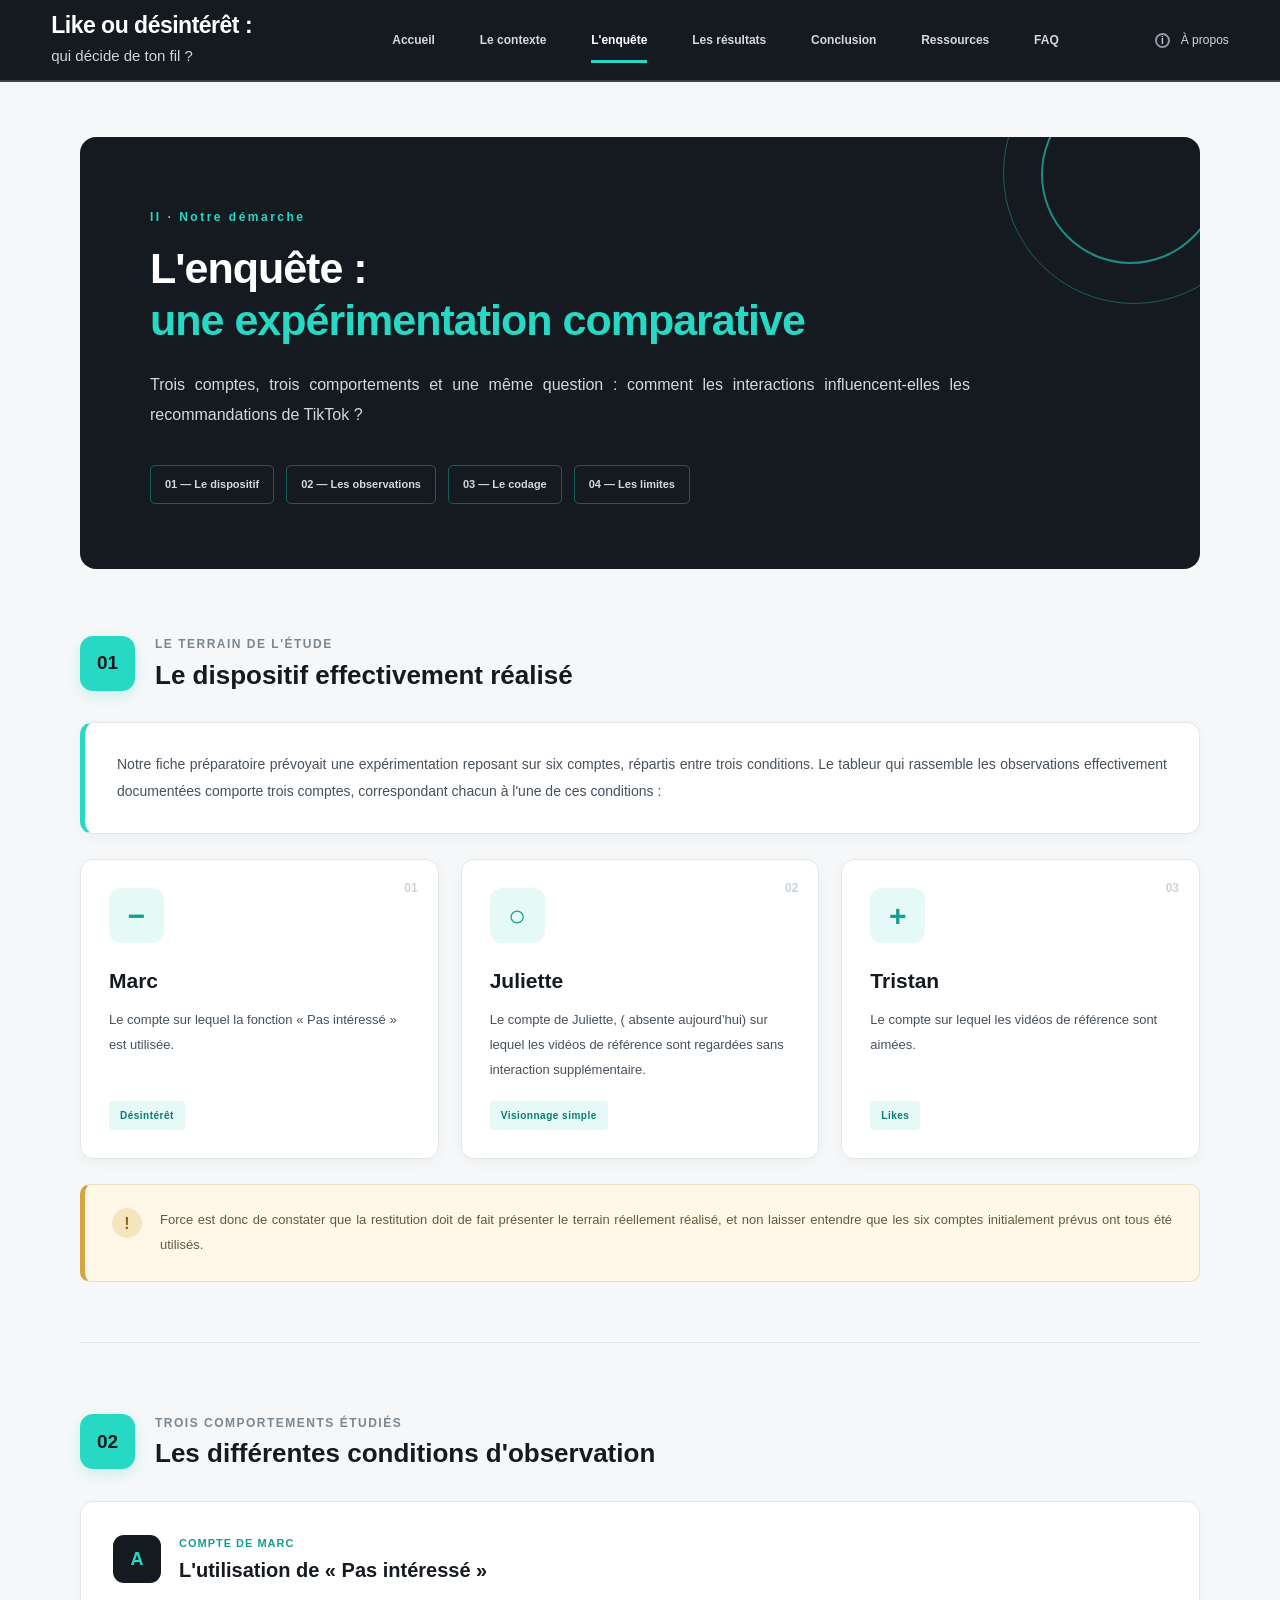
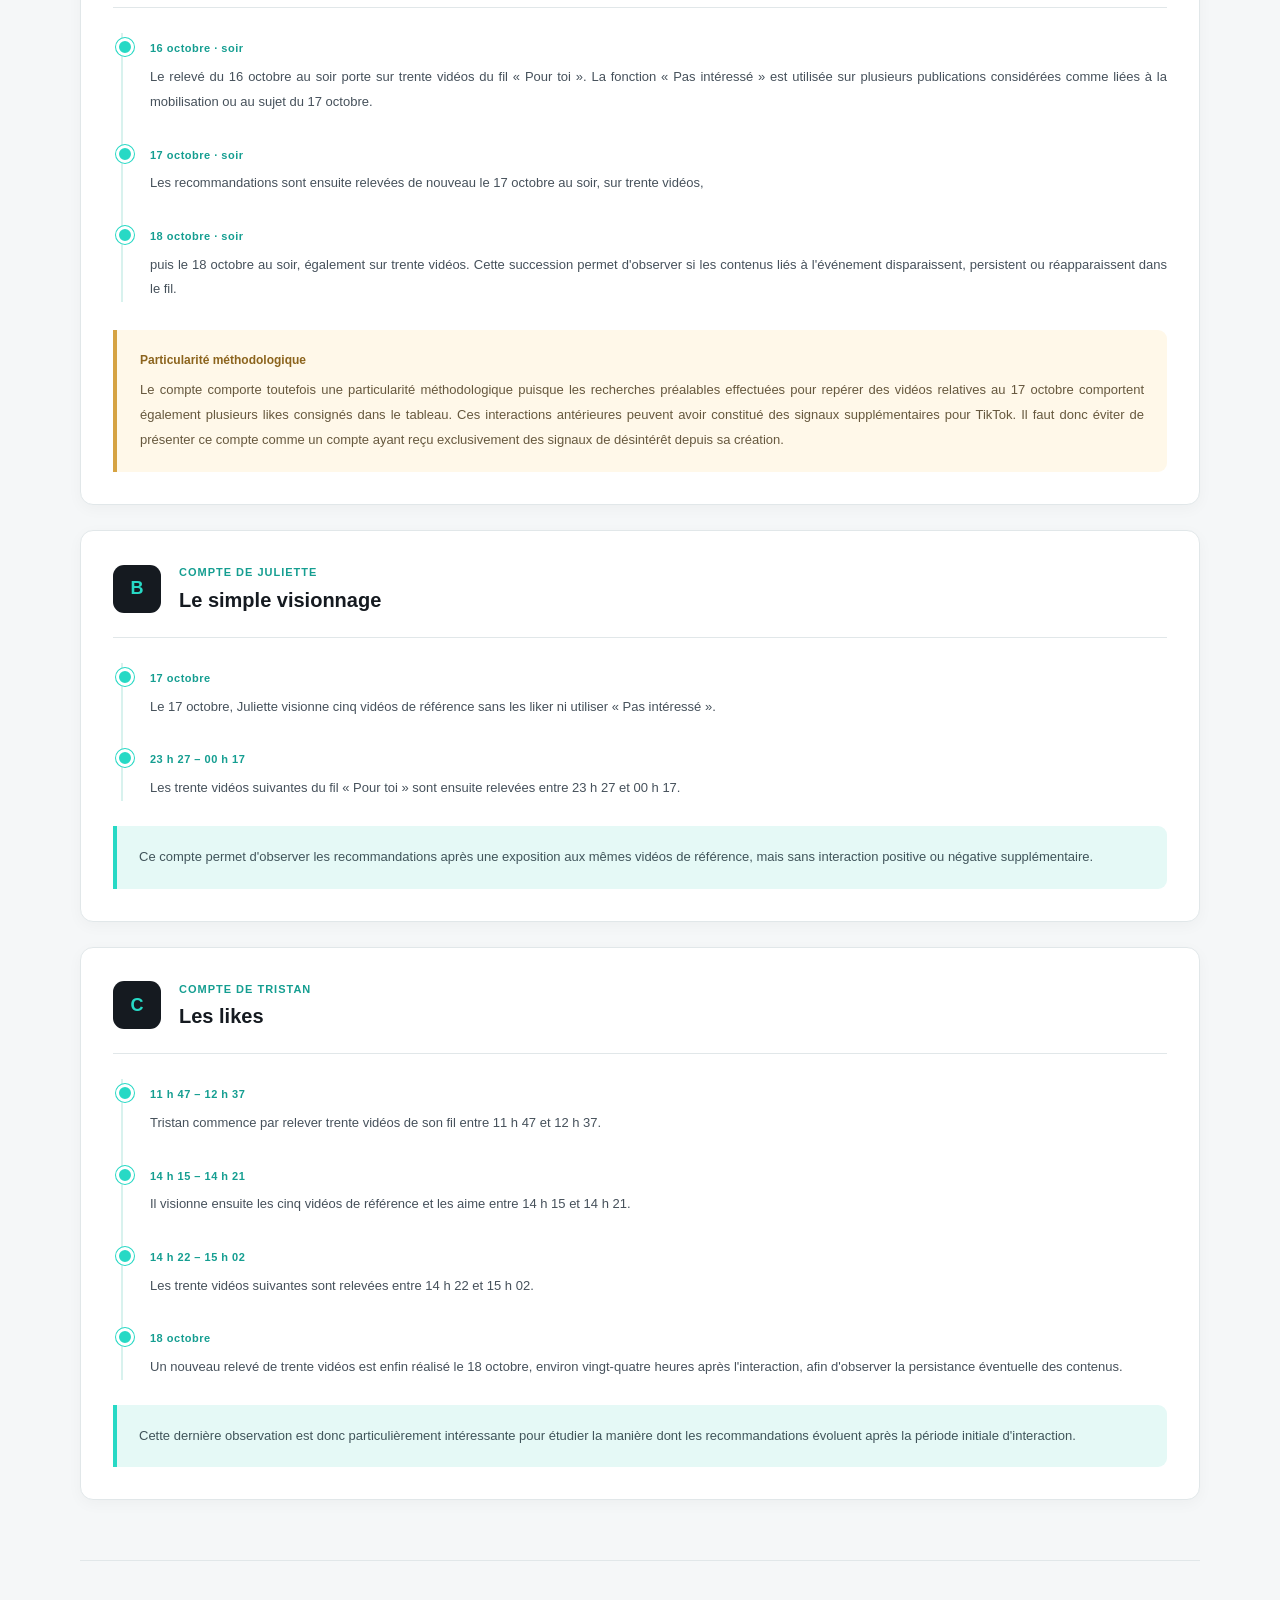
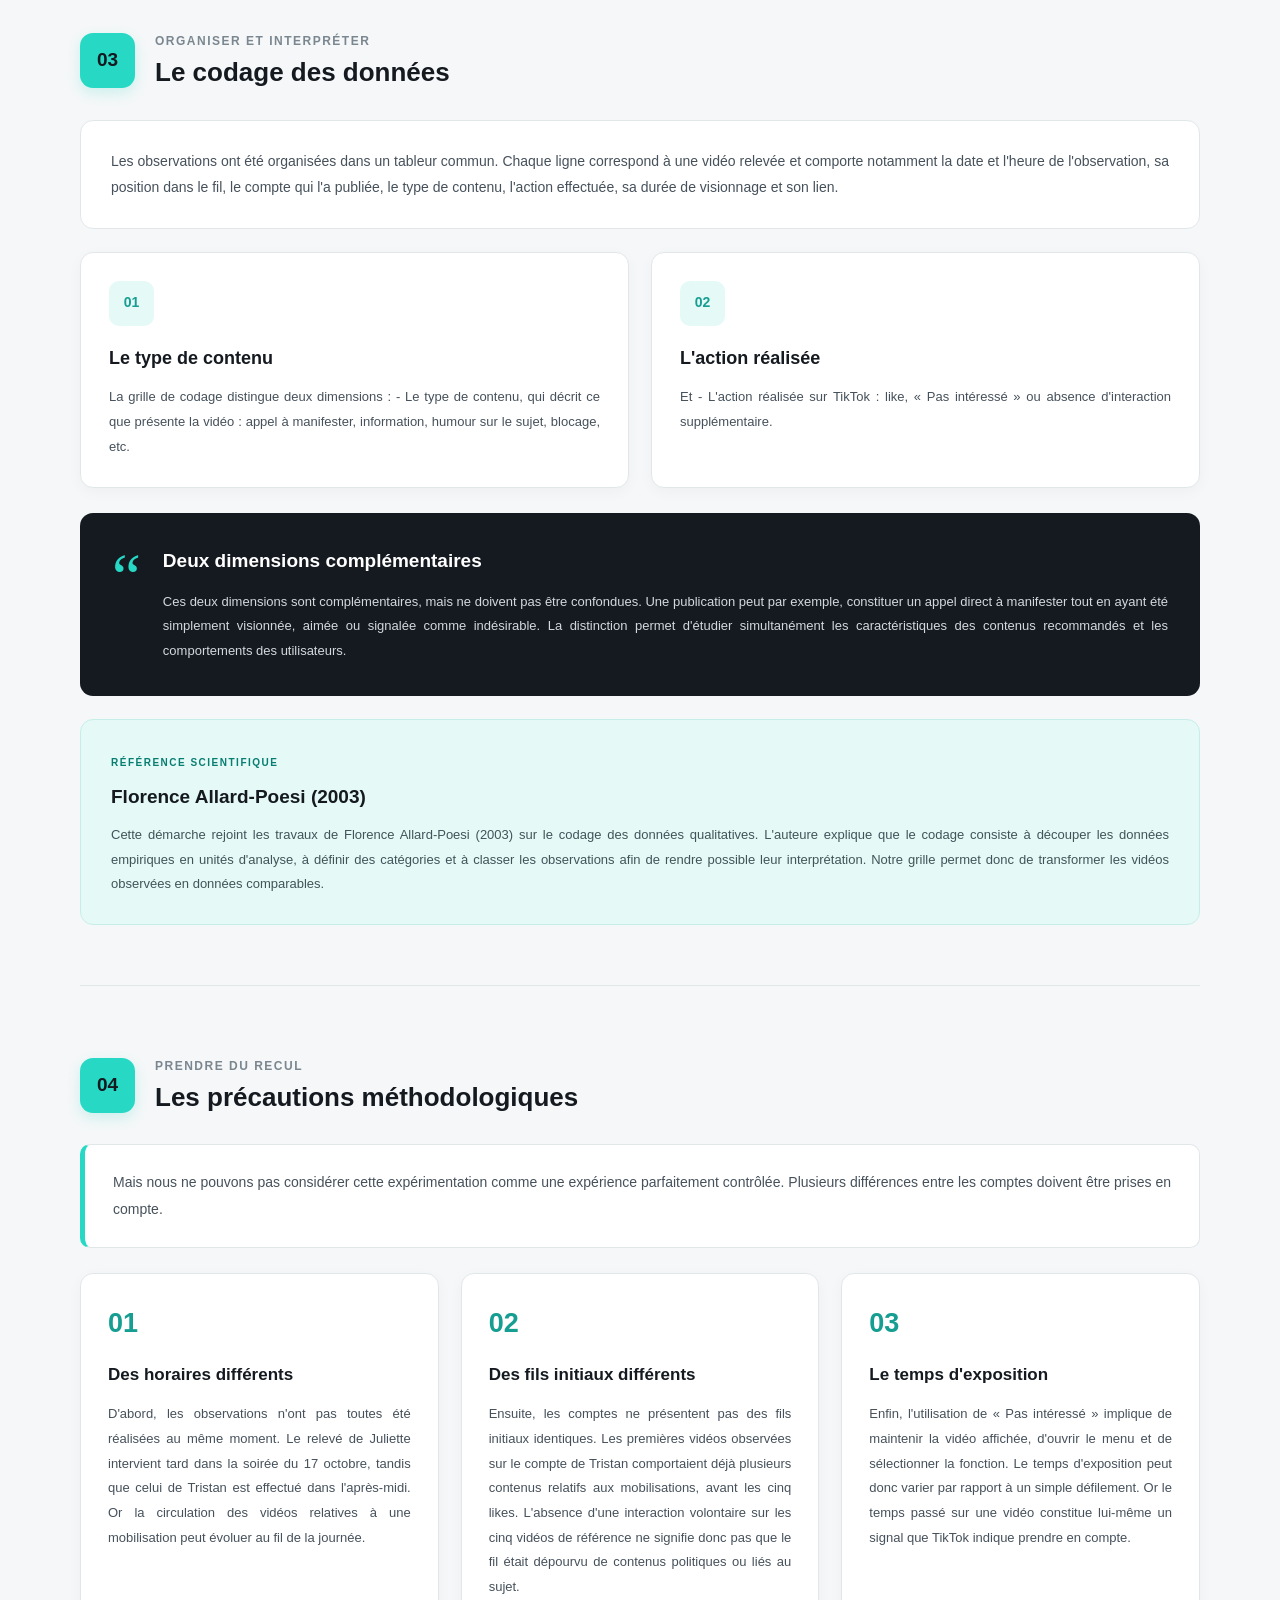
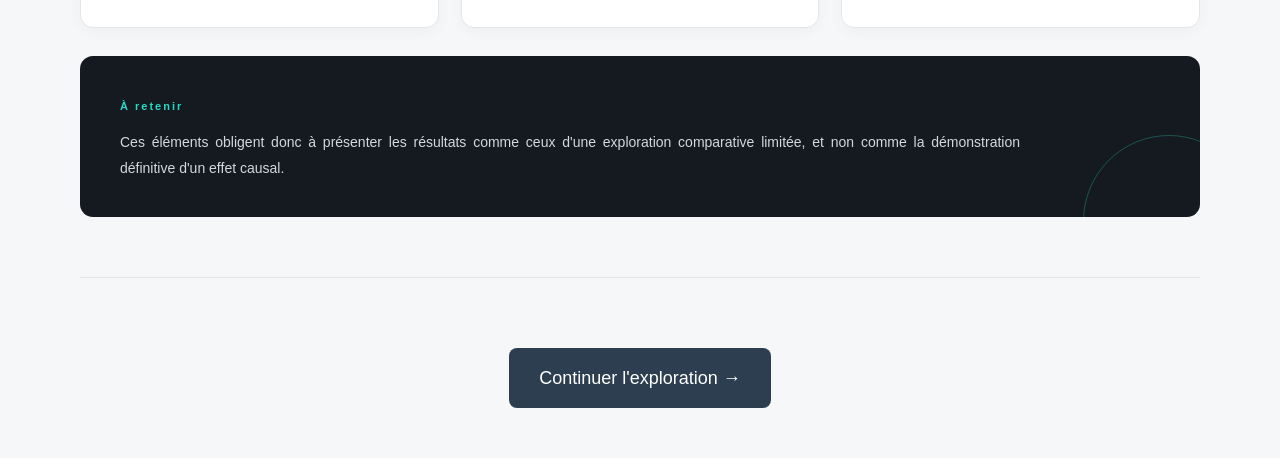
<file: L'enquête.html>
<!DOCTYPE html>
<html lang="fr">
<head>
  <meta charset="UTF-8">
  <meta name="viewport" content="width=device-width, initial-scale=1.0">
  <title>La méthodologie - Like ou désintérêt</title>
  <link rel="stylesheet" href="L'enquête.css">
</head>
<body>
<header class="site-header">
  <div class="brand">
    <h1>Like ou désintérêt : </h1>
    <p>qui décide de ton fil ?</p>
  </div>
  <nav class="main-nav">
    <a href="Accueil.html">Accueil</a>
    <a href="Contexte.html">Le contexte</a>
    <a href="L'enquête.html" class="active">L'enquête</a>
    <a href="Résultats.html">Les résultats</a>
    <a href="Conclusion.html">Conclusion</a>
    <a href="Ressources.html">Ressources</a>
    <a href="FAQ.html" class="nav-link">FAQ</a>
  </nav>

    <a href="Équipe.html" class="about-link">
        <span class="info-icon">i</span>
        <span>À propos</span>
    </a>
</header>
<main>
  <section class="hero">
    <div class="hero-label">II · Notre démarche</div>
    <h1>L'enquête :<br><span>une expérimentation comparative</span></h1>
    <p class="hero-intro">
      Trois comptes, trois comportements et une même question :
      comment les interactions influencent-elles les recommandations de TikTok ?
    </p>
    <div class="hero-bottom">
      <span>01 — Le dispositif</span>
      <span>02 — Les observations</span>
      <span>03 — Le codage</span>
      <span>04 — Les limites</span>
    </div>
  </section>
  <section class="method-section">
    <div class="section-heading">
      <span class="section-number">01</span>
      <div>
        <p class="eyebrow">Le terrain de l'étude</p>
        <h2>Le dispositif effectivement réalisé</h2>
      </div>
    </div>
    <div class="intro-card">
      <p>
        Notre fiche préparatoire prévoyait une expérimentation reposant sur six comptes, répartis entre trois conditions. Le tableur qui rassemble les observations effectivement documentées comporte trois comptes, correspondant chacun à l'une de ces conditions :
      </p>
    </div>
    <div class="accounts-grid">
      <article class="account-card marc">
        <span class="account-index">01</span>
        <div class="account-symbol">−</div>
        <h3>Marc</h3>
        <p>Le compte sur lequel la fonction « Pas intéressé » est utilisée.</p>
        <span class="account-tag">Désintérêt</span>
      </article>
      <article class="account-card juliette">
        <span class="account-index">02</span>
        <div class="account-symbol">○</div>
        <h3>Juliette</h3>
        <p>Le compte de Juliette, ( absente aujourd’hui)  sur lequel les vidéos de référence sont regardées sans interaction supplémentaire.</p>
        <span class="account-tag">Visionnage simple</span>
      </article>
      <article class="account-card tristan">
        <span class="account-index">03</span>
        <div class="account-symbol">+</div>
        <h3>Tristan</h3>
        <p>Le compte sur lequel les vidéos de référence sont aimées.</p>
        <span class="account-tag">Likes</span>
      </article>
    </div>
    <div class="notice">
      <span class="notice-icon">!</span>
      <p>
        Force est donc de constater que la restitution doit de fait présenter le terrain réellement réalisé, et non laisser entendre que les six comptes initialement prévus ont tous été utilisés.
      </p>
    </div>
  </section>
  <section class="method-section observation-section">
    <div class="section-heading">
      <span class="section-number">02</span>
      <div>
        <p class="eyebrow">Trois comportements étudiés</p>
        <h2>Les différentes conditions d'observation</h2>
      </div>
    </div>
    <div class="observation-list">
      <article class="observation-card">
        <div class="observation-top">
          <span class="observation-number">A</span>
          <div>
            <span class="observation-label">Compte de Marc</span>
            <h3>L'utilisation de « Pas intéressé »</h3>
          </div>
        </div>
        <div class="timeline">
          <div class="timeline-item">
            <span class="timeline-date">16 octobre · soir</span>
            <p>Le relevé du 16 octobre au soir porte sur trente vidéos du fil « Pour toi ». La fonction « Pas intéressé » est utilisée sur plusieurs publications considérées comme liées à la mobilisation ou au sujet du 17 octobre.</p>
          </div>
          <div class="timeline-item">
            <span class="timeline-date">17 octobre · soir</span>
            <p>Les recommandations sont ensuite relevées de nouveau le 17 octobre au soir, sur trente vidéos,</p>
          </div>
          <div class="timeline-item">
            <span class="timeline-date">18 octobre · soir</span>
            <p>puis le 18 octobre au soir, également sur trente vidéos. Cette succession permet d'observer si les contenus liés à l'événement disparaissent, persistent ou réapparaissent dans le fil.</p>
          </div>
        </div>
        <div class="method-warning">
          <strong>Particularité méthodologique</strong>
          <p>Le compte comporte toutefois une particularité méthodologique puisque les recherches préalables effectuées pour repérer des vidéos relatives au 17 octobre comportent également plusieurs likes consignés dans le tableau. Ces interactions antérieures peuvent avoir constitué des signaux supplémentaires pour TikTok. Il faut donc éviter de présenter ce compte comme un compte ayant reçu exclusivement des signaux de désintérêt depuis sa création.</p>
        </div>
      </article>
      <article class="observation-card">
        <div class="observation-top">
          <span class="observation-number">B</span>
          <div>
            <span class="observation-label">Compte de Juliette</span>
            <h3>Le simple visionnage</h3>
          </div>
        </div>
        <div class="timeline">
          <div class="timeline-item">
            <span class="timeline-date">17 octobre</span>
            <p>Le 17 octobre, Juliette visionne cinq vidéos de référence sans les liker ni utiliser « Pas intéressé ».</p>
          </div>
          <div class="timeline-item">
            <span class="timeline-date">23 h 27 – 00 h 17</span>
            <p>Les trente vidéos suivantes du fil « Pour toi » sont ensuite relevées entre 23 h 27 et 00 h 17.</p>
          </div>
        </div>
        <div class="method-note">
          <p>Ce compte permet d'observer les recommandations après une exposition aux mêmes vidéos de référence, mais sans interaction positive ou négative supplémentaire.</p>
        </div>
      </article>
      <article class="observation-card">
        <div class="observation-top">
          <span class="observation-number">C</span>
          <div>
            <span class="observation-label">Compte de Tristan</span>
            <h3>Les likes</h3>
          </div>
        </div>
        <div class="timeline">
          <div class="timeline-item">
            <span class="timeline-date">11 h 47 – 12 h 37</span>
            <p>Tristan commence par relever trente vidéos de son fil entre 11 h 47 et 12 h 37.</p>
          </div>
          <div class="timeline-item">
            <span class="timeline-date">14 h 15 – 14 h 21</span>
            <p>Il visionne ensuite les cinq vidéos de référence et les aime entre 14 h 15 et 14 h 21.</p>
          </div>
          <div class="timeline-item">
            <span class="timeline-date">14 h 22 – 15 h 02</span>
            <p>Les trente vidéos suivantes sont relevées entre 14 h 22 et 15 h 02.</p>
          </div>
          <div class="timeline-item">
            <span class="timeline-date">18 octobre</span>
            <p>Un nouveau relevé de trente vidéos est enfin réalisé le 18 octobre, environ vingt-quatre heures après l'interaction, afin d'observer la persistance éventuelle des contenus.</p>
          </div>
        </div>
        <div class="method-note">
          <p>Cette dernière observation est donc particulièrement intéressante pour étudier la manière dont les recommandations évoluent après la période initiale d'interaction.</p>
        </div>
      </article>
    </div>
  </section>
  <section class="method-section coding-section">
    <div class="section-heading">
      <span class="section-number">03</span>
      <div>
        <p class="eyebrow">Organiser et interpréter</p>
        <h2>Le codage des données</h2>
      </div>
    </div>
    <div class="coding-intro">
      <p>Les observations ont été organisées dans un tableur commun. Chaque ligne correspond à une vidéo relevée et comporte notamment la date et l'heure de l'observation, sa position dans le fil, le compte qui l'a publiée, le type de contenu, l'action effectuée, sa durée de visionnage et son lien.</p>
    </div>
    <div class="coding-columns">
      <article class="coding-card">
        <span class="coding-icon">01</span>
        <h3>Le type de contenu</h3>
        <p>La grille de codage distingue deux dimensions : - Le type de contenu, qui décrit ce que présente la vidéo : appel à manifester, information, humour sur le sujet, blocage, etc.</p>
      </article>
      <article class="coding-card">
        <span class="coding-icon">02</span>
        <h3>L'action réalisée</h3>
        <p>Et - L'action réalisée sur TikTok : like, « Pas intéressé » ou absence d'interaction supplémentaire.</p>
      </article>
    </div>
    <div class="coding-explanation">
      <div class="coding-quote-mark">“</div>
      <div>
        <h3>Deux dimensions complémentaires</h3>
        <p>Ces deux dimensions sont complémentaires, mais ne doivent pas être confondues. Une publication peut par exemple, constituer un appel direct à manifester tout en ayant été simplement visionnée, aimée ou signalée comme indésirable. La distinction permet d'étudier simultanément les caractéristiques des contenus recommandés et les comportements des utilisateurs.</p>
      </div>
    </div>
    <div class="reference-card">
      <span class="reference-label">Référence scientifique</span>
      <h3>Florence Allard-Poesi (2003)</h3>
      <p>Cette démarche rejoint les travaux de Florence Allard-Poesi (2003) sur le codage des données qualitatives. L'auteure explique que le codage consiste à découper les données empiriques en unités d'analyse, à définir des catégories et à classer les observations afin de rendre possible leur interprétation. Notre grille permet donc de transformer les vidéos observées en données comparables.</p>
    </div>
  </section>
  <section class="method-section limits-section">
    <div class="section-heading">
      <span class="section-number">04</span>
      <div>
        <p class="eyebrow">Prendre du recul</p>
        <h2>Les précautions méthodologiques</h2>
      </div>
    </div>
    <div class="limits-intro">
      <p>Mais nous ne pouvons pas considérer cette expérimentation comme une expérience parfaitement contrôlée. Plusieurs différences entre les comptes doivent être prises en compte.</p>
    </div>
    <div class="limits-grid">
      <article class="limit-card">
        <span class="limit-number">01</span>
        <h3>Des horaires différents</h3>
        <p>D'abord, les observations n'ont pas toutes été réalisées au même moment. Le relevé de Juliette intervient tard dans la soirée du 17 octobre, tandis que celui de Tristan est effectué dans l'après-midi. Or la circulation des vidéos relatives à une mobilisation peut évoluer au fil de la journée.</p>
      </article>
      <article class="limit-card">
        <span class="limit-number">02</span>
        <h3>Des fils initiaux différents</h3>
        <p>Ensuite, les comptes ne présentent pas des fils initiaux identiques. Les premières vidéos observées sur le compte de Tristan comportaient déjà plusieurs contenus relatifs aux mobilisations, avant les cinq likes. L'absence d'une interaction volontaire sur les cinq vidéos de référence ne signifie donc pas que le fil était dépourvu de contenus politiques ou liés au sujet.</p>
      </article>
      <article class="limit-card">
        <span class="limit-number">03</span>
        <h3>Le temps d'exposition</h3>
        <p>Enfin, l'utilisation de « Pas intéressé » implique de maintenir la vidéo affichée, d'ouvrir le menu et de sélectionner la fonction. Le temps d'exposition peut donc varier par rapport à un simple défilement. Or le temps passé sur une vidéo constitue lui-même un signal que TikTok indique prendre en compte.</p>
      </article>
    </div>
    <div class="conclusion-method">
      <span class="conclusion-label">À retenir</span>
      <p>Ces éléments obligent donc à présenter les résultats comme ceux d'une exploration comparative limitée, et non comme la démonstration définitive d'un effet causal.</p>
    </div>
  </section>
        <div class="bouton-container">
            <a href="Résultats.html" class="bouton-exploration">
                Continuer l'exploration →
            </a>
        </div>
</main>
</body>
</html>
</file>
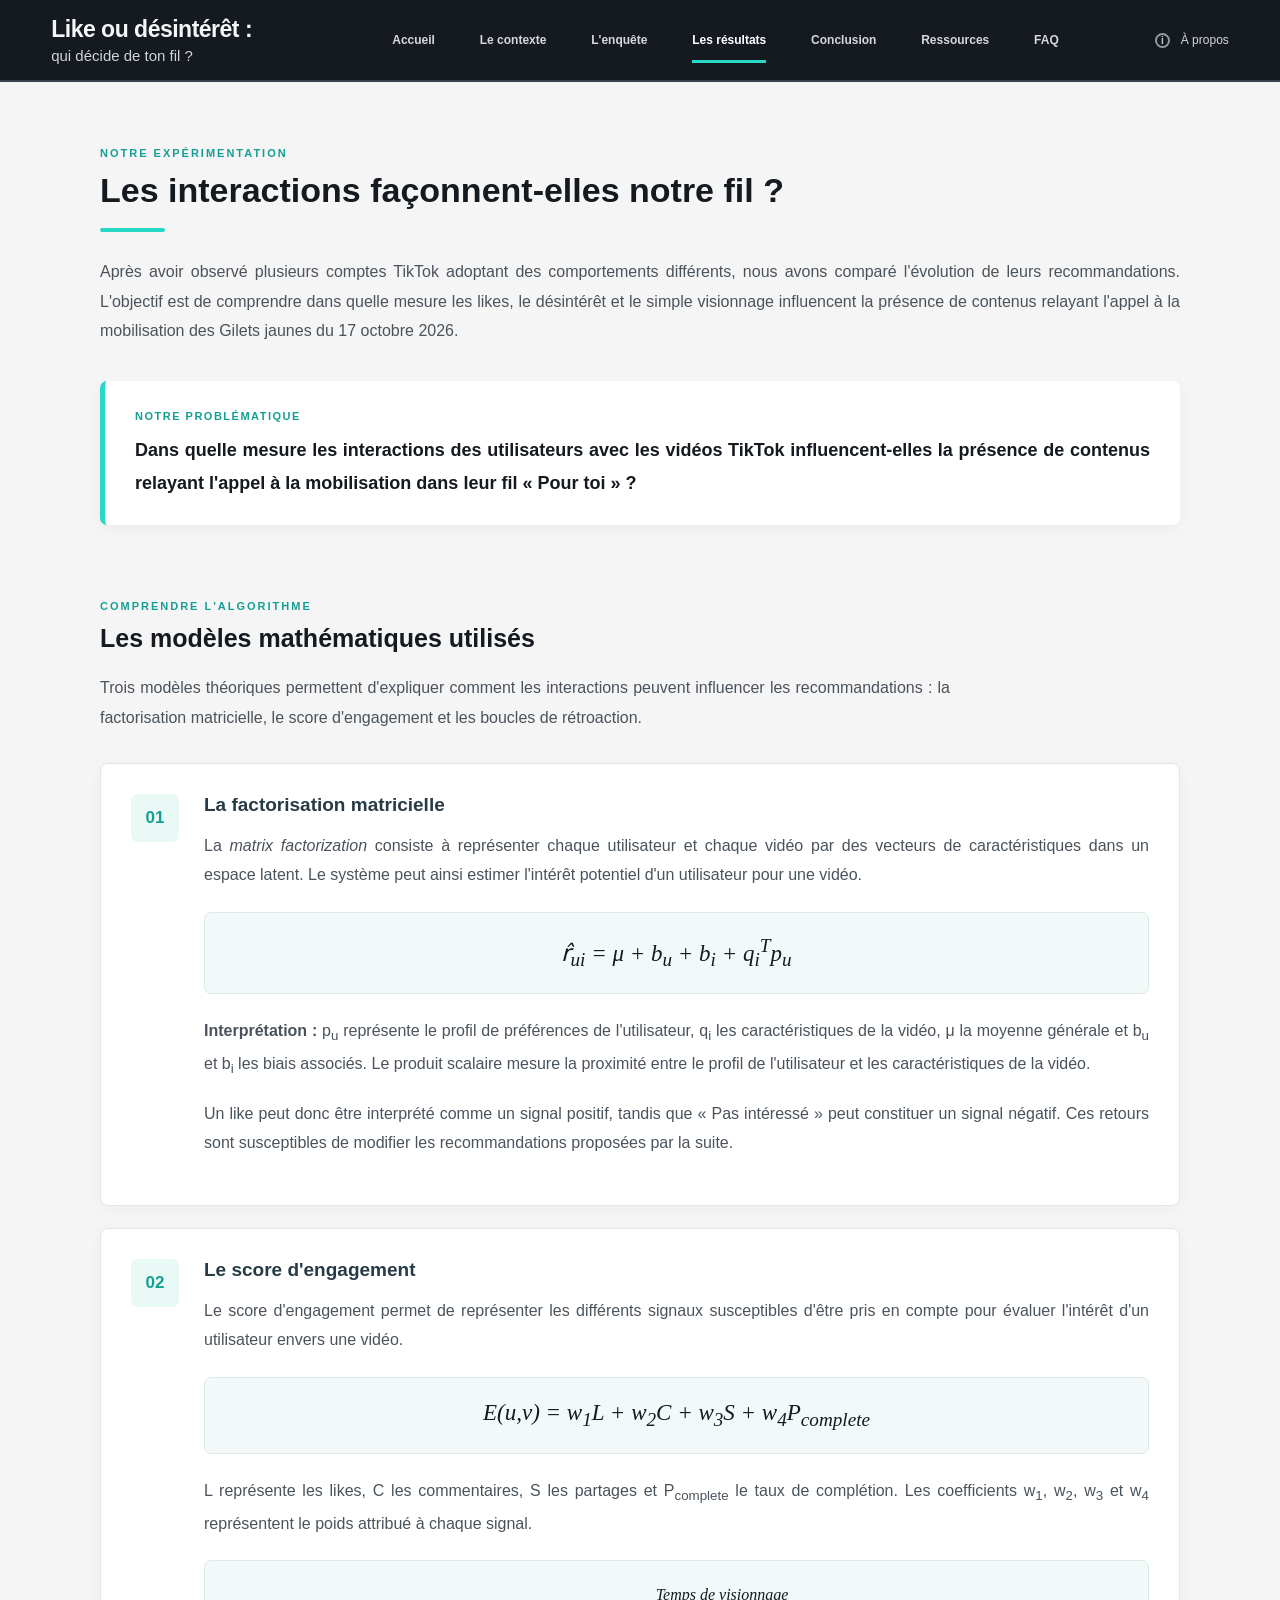
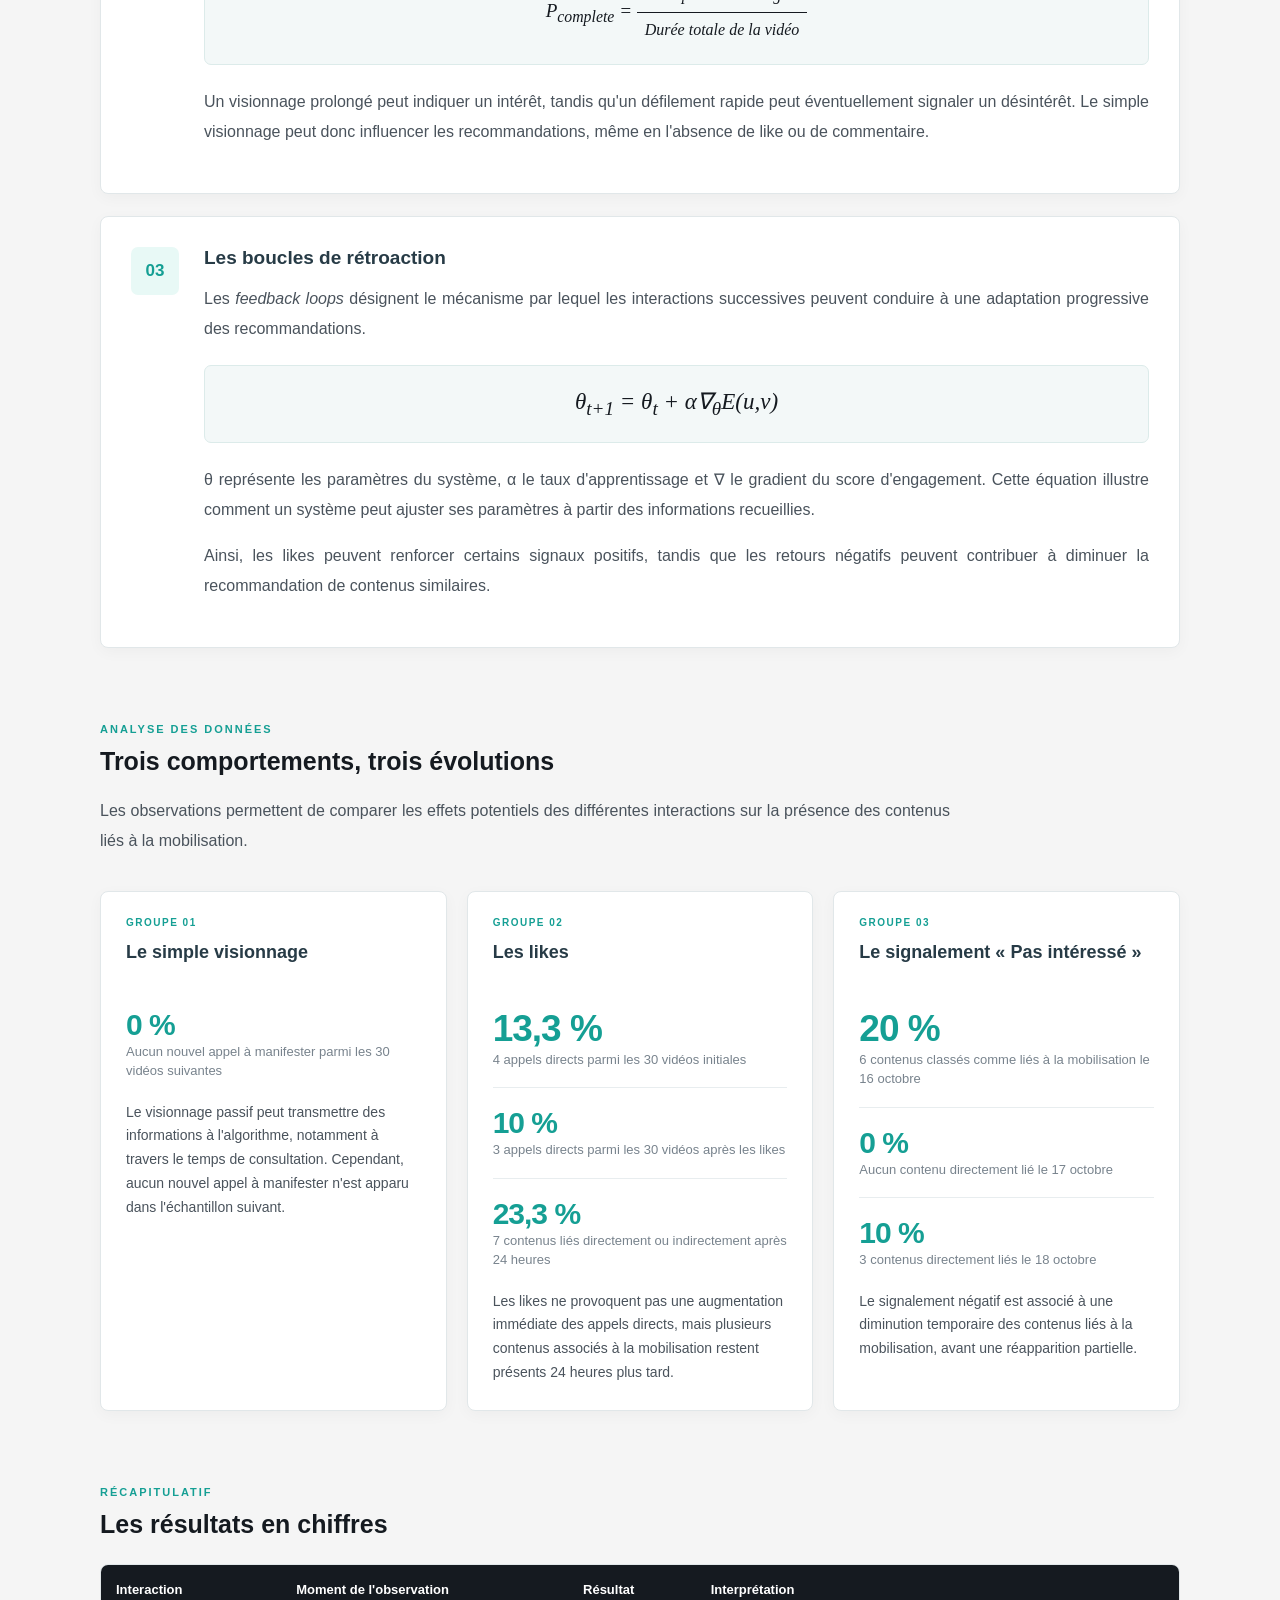
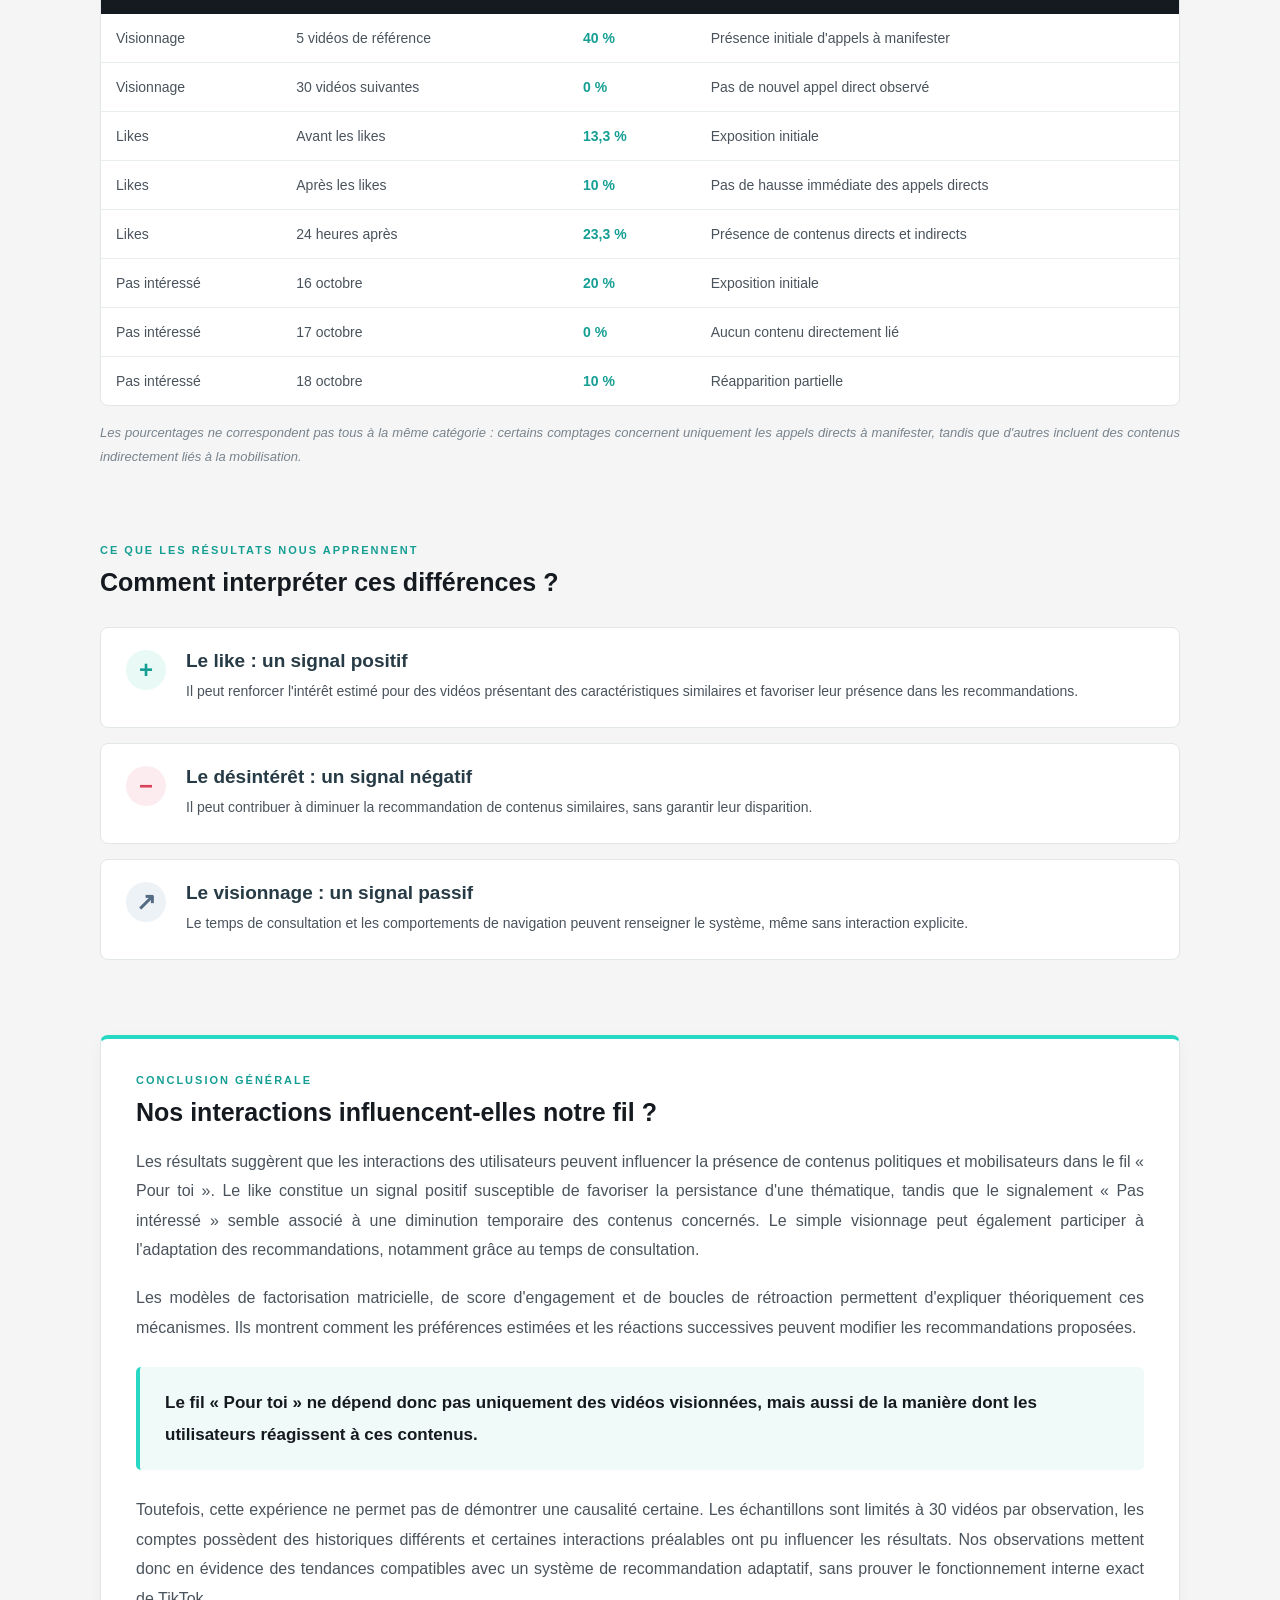
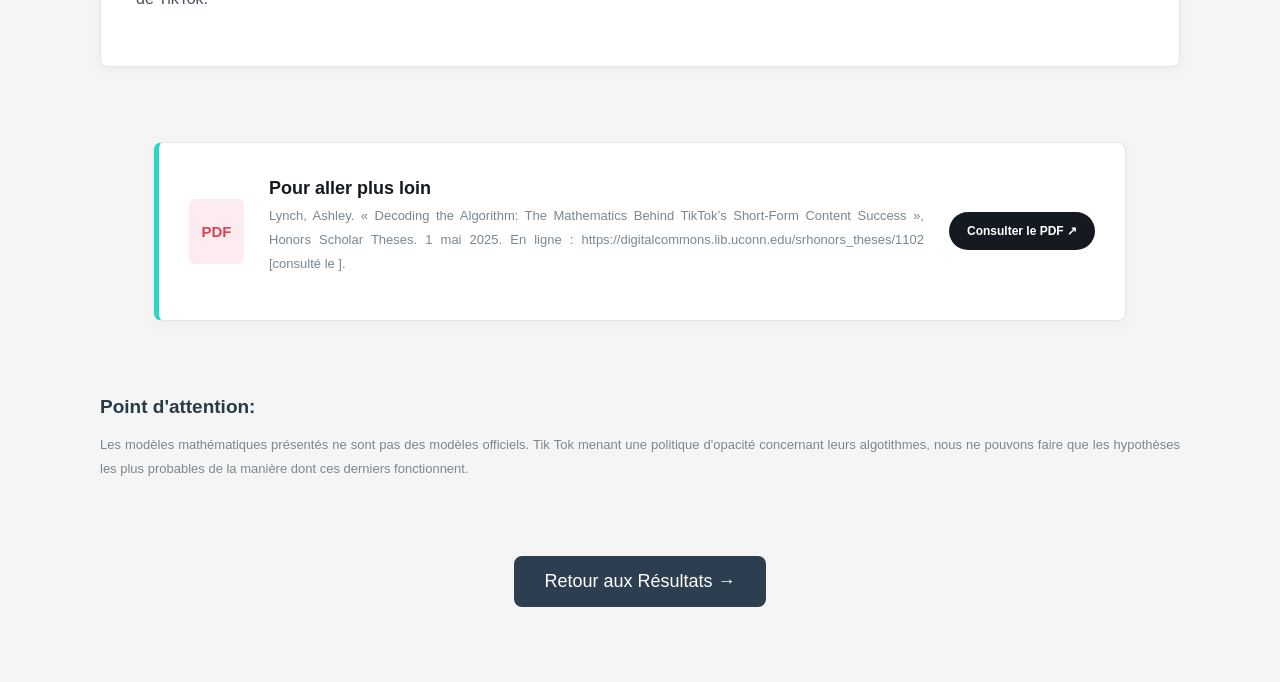
<file: Maths.html>
<!DOCTYPE html>
<html lang="fr">
<head>
    <meta charset="UTF-8">
    <meta name="viewport" content="width=device-width, initial-scale=1.0">
    <title>Les résultats - Derrière le Fil</title>
    <link rel="stylesheet" href="Maths css.css">
</head>
<body>
<header class="header">
    <div class="brand">
        <h1>Like ou désintérêt :</h1>
        <p>qui décide de ton fil ?</p>
    </div>
    <nav class="navigation">
        <a href="Accueil.html" class="nav-link">Accueil</a>
        <a href="Contexte.html" class="nav-link">Le contexte</a>
        <a href="L'enquête.html" class="nav-link">L'enquête</a>
        <a href="Résultats.html" class="nav-link active">Les résultats</a>
        <a href="Conclusion.html" class="nav-link">Conclusion</a>
        <a href="Ressources.html" class="nav-link">Ressources</a>
        <a href="FAQ.html" class="nav-link">FAQ</a>
    </nav>
    <a href="Équipe.html" class="about">
        <span class="info-icon">i</span>
        <span>À propos</span>
    </a>
</header>
<main class="results-page">
    <section class="intro-results">
        <span class="surtitle">NOTRE EXPÉRIMENTATION</span>
        <h1>Les interactions façonnent-elles notre fil ?</h1>
        <p>
            Après avoir observé plusieurs comptes TikTok adoptant des comportements
            différents, nous avons comparé l'évolution de leurs recommandations.
            L'objectif est de comprendre dans quelle mesure les likes, le désintérêt
            et le simple visionnage influencent la présence de contenus relayant
            l'appel à la mobilisation des Gilets jaunes du 17 octobre 2026.
        </p>
        <div class="research-question">
            <span>NOTRE PROBLÉMATIQUE</span>
            <p>
                Dans quelle mesure les interactions des utilisateurs avec les vidéos
                TikTok influencent-elles la présence de contenus relayant l'appel à
                la mobilisation dans leur fil « Pour toi » ?
            </p>
        </div>
    </section>
    <section class="theory-section">
        <span class="surtitle">COMPRENDRE L'ALGORITHME</span>
        <h2>Les modèles mathématiques utilisés</h2>
        <p class="section-intro">
            Trois modèles théoriques permettent d'expliquer comment les interactions
            peuvent influencer les recommandations : la factorisation matricielle,
            le score d'engagement et les boucles de rétroaction.
        </p>
        <article class="theory-card">
            <div class="theory-number">01</div>
            <div class="theory-content">
                <h3>La factorisation matricielle</h3>
                <p>
                    La <em>matrix factorization</em> consiste à représenter chaque
                    utilisateur et chaque vidéo par des vecteurs de caractéristiques
                    dans un espace latent. Le système peut ainsi estimer l'intérêt
                    potentiel d'un utilisateur pour une vidéo.
                </p>
                <div class="formula">
                    r̂<sub>ui</sub> = μ + b<sub>u</sub> + b<sub>i</sub>
                    + q<sub>i</sub><sup>T</sup>p<sub>u</sub>
                </div>
                <p>
                    <strong>Interprétation :</strong> p<sub>u</sub> représente le profil
                    de préférences de l'utilisateur, q<sub>i</sub> les caractéristiques
                    de la vidéo, μ la moyenne générale et b<sub>u</sub> et b<sub>i</sub>
                    les biais associés. Le produit scalaire mesure la proximité entre
                    le profil de l'utilisateur et les caractéristiques de la vidéo.
                </p>
                <p>
                    Un like peut donc être interprété comme un signal positif,
                    tandis que « Pas intéressé » peut constituer un signal négatif.
                    Ces retours sont susceptibles de modifier les recommandations
                    proposées par la suite.
                </p>
            </div>
        </article>
        <article class="theory-card">
            <div class="theory-number">02</div>
            <div class="theory-content">
                <h3>Le score d'engagement</h3>
                <p>
                    Le score d'engagement permet de représenter les différents
                    signaux susceptibles d'être pris en compte pour évaluer
                    l'intérêt d'un utilisateur envers une vidéo.
                </p>
                <div class="formula">
                    E(u,v) = w<sub>1</sub>L + w<sub>2</sub>C
                    + w<sub>3</sub>S + w<sub>4</sub>P<sub>complete</sub>
                </div>
                <p>
                    L représente les likes, C les commentaires, S les partages
                    et P<sub>complete</sub> le taux de complétion. Les coefficients
                    w<sub>1</sub>, w<sub>2</sub>, w<sub>3</sub> et w<sub>4</sub>
                    représentent le poids attribué à chaque signal.
                </p>
                <div class="formula secondary-formula">
                    P<sub>complete</sub> =
                    <span class="fraction">
                        <span>Temps de visionnage</span>
                        <span>Durée totale de la vidéo</span>
                    </span>
                </div>
                <p>
                    Un visionnage prolongé peut indiquer un intérêt, tandis qu'un
                    défilement rapide peut éventuellement signaler un désintérêt.
                    Le simple visionnage peut donc influencer les recommandations,
                    même en l'absence de like ou de commentaire.
                </p>
            </div>
        </article>
        <article class="theory-card">
            <div class="theory-number">03</div>
            <div class="theory-content">
                <h3>Les boucles de rétroaction</h3>
                <p>
                    Les <em>feedback loops</em> désignent le mécanisme par lequel
                    les interactions successives peuvent conduire à une adaptation
                    progressive des recommandations.
                </p>
                <div class="formula">
                    θ<sub>t+1</sub> = θ<sub>t</sub>
                    + α∇<sub>θ</sub>E(u,v)
                </div>
                <p>
                    θ représente les paramètres du système, α le taux d'apprentissage
                    et ∇ le gradient du score d'engagement. Cette équation illustre
                    comment un système peut ajuster ses paramètres à partir des
                    informations recueillies.
                </p>
                <p>
                    Ainsi, les likes peuvent renforcer certains signaux positifs,
                    tandis que les retours négatifs peuvent contribuer à diminuer
                    la recommandation de contenus similaires.
                </p>
            </div>
        </article>
    </section>
    <section class="comparison-section">
        <span class="surtitle">ANALYSE DES DONNÉES</span>
        <h2>Trois comportements, trois évolutions</h2>
        <p class="section-intro">
            Les observations permettent de comparer les effets potentiels
            des différentes interactions sur la présence des contenus liés
            à la mobilisation.
        </p>
        <div class="group-grid">
            <article class="group-card">
                <div class="group-tag">GROUPE 01</div>
                <h3>Le simple visionnage</h3>
                <div class="big-number small-number">0 %</div>
                <p class="number-caption">
                    Aucun nouvel appel à manifester parmi les 30 vidéos suivantes
                </p>
                <p class="group-analysis">
                    Le visionnage passif peut transmettre des informations
                    à l'algorithme, notamment à travers le temps de consultation.
                    Cependant, aucun nouvel appel à manifester n'est apparu
                    dans l'échantillon suivant.
                </p>
            </article>
            <article class="group-card">
                <div class="group-tag">GROUPE 02</div>
                <h3>Les likes</h3>
                <div class="big-number">13,3 %</div>
                <p class="number-caption">
                    4 appels directs parmi les 30 vidéos initiales
                </p>
                <div class="mini-divider"></div>
                <div class="big-number small-number">10 %</div>
                <p class="number-caption">
                    3 appels directs parmi les 30 vidéos après les likes
                </p>
                <div class="mini-divider"></div>
                <div class="big-number small-number">23,3 %</div>
                <p class="number-caption">
                    7 contenus liés directement ou indirectement après 24 heures
                </p>
                <p class="group-analysis">
                    Les likes ne provoquent pas une augmentation immédiate
                    des appels directs, mais plusieurs contenus associés
                    à la mobilisation restent présents 24 heures plus tard.
                </p>
            </article>
            <article class="group-card">
                <div class="group-tag">GROUPE 03</div>
                <h3>Le signalement « Pas intéressé »</h3>
                <div class="big-number">20 %</div>
                <p class="number-caption">
                    6 contenus classés comme liés à la mobilisation le 16 octobre
                </p>
                <div class="mini-divider"></div>
                <div class="big-number small-number">0 %</div>
                <p class="number-caption">
                    Aucun contenu directement lié le 17 octobre
                </p>
                <div class="mini-divider"></div>
                <div class="big-number small-number">10 %</div>
                <p class="number-caption">
                    3 contenus directement liés le 18 octobre
                </p>
                <p class="group-analysis">
                    Le signalement négatif est associé à une diminution
                    temporaire des contenus liés à la mobilisation,
                    avant une réapparition partielle.
                </p>
            </article>
        </div>
    </section>
    <section class="table-section">
        <span class="surtitle">RÉCAPITULATIF</span>
        <h2>Les résultats en chiffres</h2>
        <div class="table-container">
            <table>
                <thead>
                    <tr>
                        <th>Interaction</th>
                        <th>Moment de l'observation</th>
                        <th>Résultat</th>
                        <th>Interprétation</th>
                    </tr>
                </thead>
                <tbody>
                    <tr>
                        <td>Visionnage</td>
                        <td>5 vidéos de référence</td>
                        <td>40 %</td>
                        <td>Présence initiale d'appels à manifester</td>
                    </tr>
                    <tr>
                        <td>Visionnage</td>
                        <td>30 vidéos suivantes</td>
                        <td>0 %</td>
                        <td>Pas de nouvel appel direct observé</td>
                    </tr>
                    <tr>
                        <td>Likes</td>
                        <td>Avant les likes</td>
                        <td>13,3 %</td>
                        <td>Exposition initiale</td>
                    </tr>
                    <tr>
                        <td>Likes</td>
                        <td>Après les likes</td>
                        <td>10 %</td>
                        <td>Pas de hausse immédiate des appels directs</td>
                    </tr>
                    <tr>
                        <td>Likes</td>
                        <td>24 heures après</td>
                        <td>23,3 %</td>
                        <td>Présence de contenus directs et indirects</td>
                    </tr>
                    <tr>
                        <td>Pas intéressé</td>
                        <td>16 octobre</td>
                        <td>20 %</td>
                        <td>Exposition initiale</td>
                    </tr>
                    <tr>
                        <td>Pas intéressé</td>
                        <td>17 octobre</td>
                        <td>0 %</td>
                        <td>Aucun contenu directement lié</td>
                    </tr>
                    <tr>
                        <td>Pas intéressé</td>
                        <td>18 octobre</td>
                        <td>10 %</td>
                        <td>Réapparition partielle</td>
                    </tr>
                </tbody>
            </table>
        </div>
        <p class="table-note">
            Les pourcentages ne correspondent pas tous à la même catégorie :
            certains comptages concernent uniquement les appels directs à manifester,
            tandis que d'autres incluent des contenus indirectement liés à la mobilisation.
        </p>
    </section>
    <section class="interpretation-section">
        <span class="surtitle">CE QUE LES RÉSULTATS NOUS APPRENNENT</span>
        <h2>Comment interpréter ces différences ?</h2>
        <div class="interpretation-grid">
            <div class="interpretation-item">
                <span class="interpretation-symbol positive">+</span>
                <div>
                    <h3>Le like : un signal positif</h3>
                    <p>
                        Il peut renforcer l'intérêt estimé pour des vidéos
                        présentant des caractéristiques similaires et favoriser
                        leur présence dans les recommandations.
                    </p>
                </div>
            </div>
            <div class="interpretation-item">
                <span class="interpretation-symbol negative">−</span>
                <div>
                    <h3>Le désintérêt : un signal négatif</h3>
                    <p>
                        Il peut contribuer à diminuer la recommandation
                        de contenus similaires, sans garantir leur disparition.
                    </p>
                </div>
            </div>
            <div class="interpretation-item">
                <span class="interpretation-symbol passive">↗</span>
                <div>
                    <h3>Le visionnage : un signal passif</h3>
                    <p>
                        Le temps de consultation et les comportements de navigation
                        peuvent renseigner le système, même sans interaction explicite.
                    </p>
                </div>
            </div>
        </div>
    </section>
    <section class="final-results">
        <span class="surtitle">CONCLUSION GÉNÉRALE</span>
        <h2>Nos interactions influencent-elles notre fil ?</h2>
        <p>
            Les résultats suggèrent que les interactions des utilisateurs peuvent
            influencer la présence de contenus politiques et mobilisateurs dans
            le fil « Pour toi ». Le like constitue un signal positif susceptible
            de favoriser la persistance d'une thématique, tandis que le signalement
            « Pas intéressé » semble associé à une diminution temporaire des
            contenus concernés. Le simple visionnage peut également participer
            à l'adaptation des recommandations, notamment grâce au temps de
            consultation.
        </p>
        <p>
            Les modèles de factorisation matricielle, de score d'engagement et
            de boucles de rétroaction permettent d'expliquer théoriquement ces
            mécanismes. Ils montrent comment les préférences estimées et les
            réactions successives peuvent modifier les recommandations proposées.
        </p>
        <div class="final-highlight">
            <p>
                Le fil « Pour toi » ne dépend donc pas uniquement des vidéos
                visionnées, mais aussi de la manière dont les utilisateurs
                réagissent à ces contenus.
            </p>
        </div>
        <p>
            Toutefois, cette expérience ne permet pas de démontrer une causalité
            certaine. Les échantillons sont limités à 30 vidéos par observation,
            les comptes possèdent des historiques différents et certaines
            interactions préalables ont pu influencer les résultats. Nos
            observations mettent donc en évidence des tendances compatibles
            avec un système de recommandation adaptatif, sans prouver le
            fonctionnement interne exact de TikTok.
        </p>
    </section>
<section class="document-pdf">
    <div class="pdf-icon">
        PDF
    </div>
    <div class="pdf-infos">
        <h2>Pour aller plus loin</h2>
        <p>Lynch, Ashley. « Decoding the Algorithm: The Mathematics Behind TikTok’s Short-Form Content Success », Honors Scholar Theses. 1 mai 2025. En ligne : https://digitalcommons.lib.uconn.edu/srhonors_theses/1102 [consulté le ].
</p>
    </div>
    <div class="pdf-actions">
        <a href="Decoding the Algorithm.pdf" target="_blank" class="pdf-button">
            Consulter le PDF ↗
        </a>
    </div>
</section>
<section class="Attention">
    <div class="pdf-infos">
        <h3>Point d'attention:</h2>
        <p>
            Les modèles mathématiques présentés ne sont pas des modèles officiels. 
            Tik Tok menant une politique d'opacité concernant leurs algotithmes, 
            nous ne pouvons faire que les hypothèses les plus probables de la manière 
            dont ces derniers fonctionnent.
        </p>
    </div>
</section>
<section class="bouton-container">
    <a href="Résultats.html" class="bouton-exploration">
        Retour aux Résultats →
    </a>
</section>
</main>
</body>
</html>
</file>
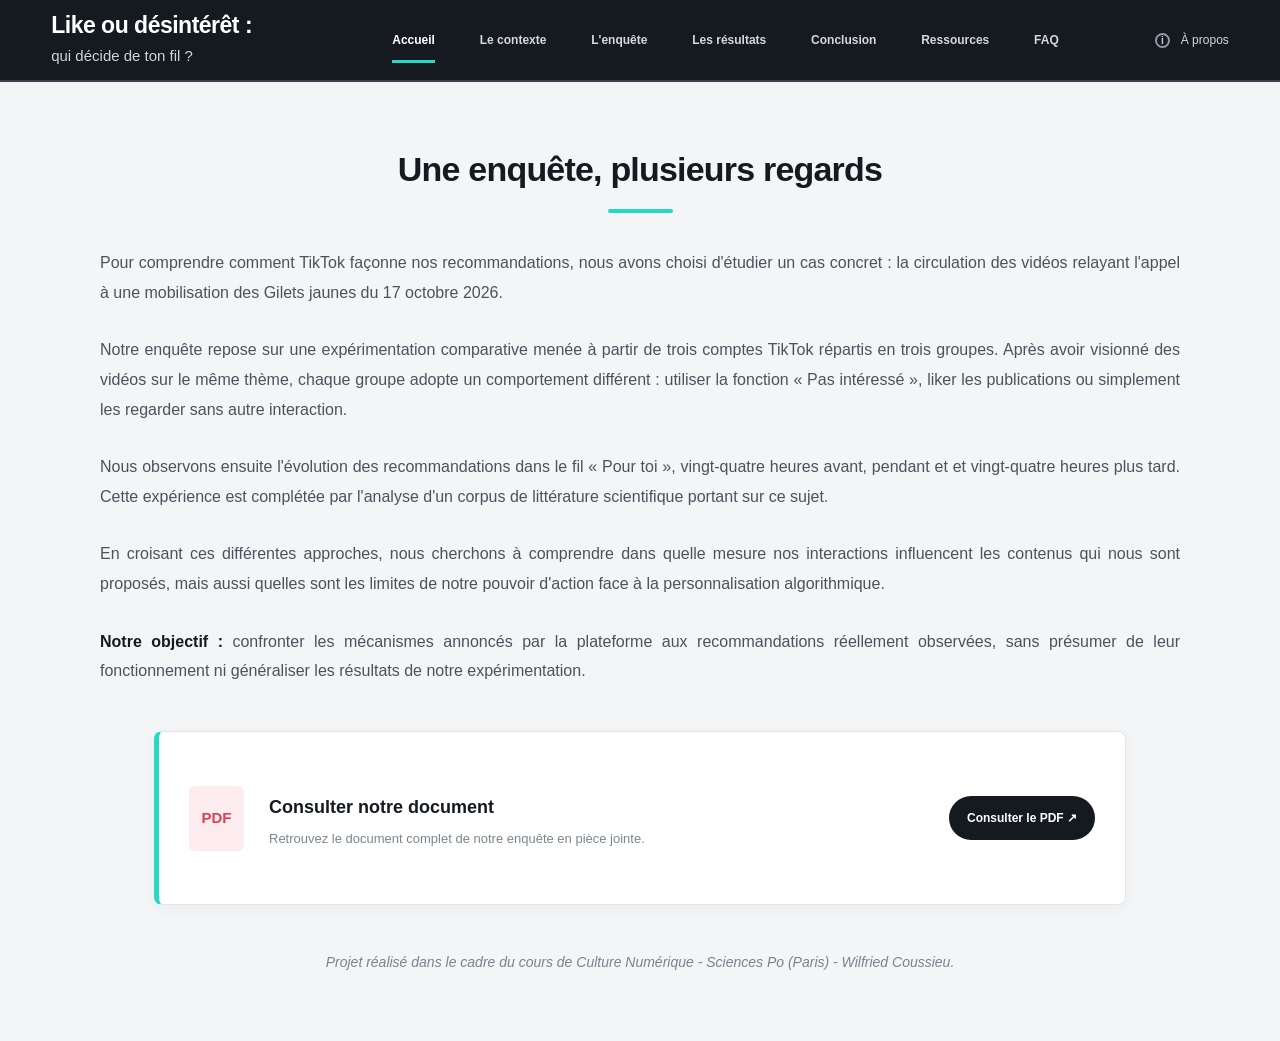
<file: Méthodologie.html>
<!DOCTYPE html>
<html lang="fr">
<head>
    <meta charset="UTF-8">
    <meta name="viewport" content="width=device-width, initial-scale=1.0">
    <title>Derrière le Fil</title>
    <link rel="stylesheet" href="L'enquête.css">
</head>
<body>
    <header class="header">
        <div class="brand">
            <h1>Like ou désintérêt : </h1>
            <p>qui décide de ton fil ?</p>
        </div>
        <nav class="navigation">
            <a href="Accueil.html" class="nav-link active">Accueil</a>
            <a href="Contexte.html" class="nav-link">Le contexte</a>
            <a href="L'enquête.html" class="nav-link">L'enquête</a>
            <a href="Résultats.html" class="nav-link">Les résultats</a>
            <a href="Conclusion.html" class="nav-link">Conclusion</a>
            <a href="Ressources.html" class="nav-link">Ressources</a>
            <a href="FAQ.html" class="nav-link">FAQ</a>
        </nav>
        <a href="Équipe.html" class="about">
            <span class="info-icon">i</span>
            <span>À propos</span>
        </a>
        <link rel="stylesheet" href="Méthodologie css.css">
    </header>
    <main>
        <h1>Une enquête, plusieurs regards</h1>
        <p>  Pour comprendre comment TikTok façonne nos recommandations, nous avons choisi d'étudier un cas concret : 
        la circulation des vidéos relayant l'appel à une mobilisation des Gilets jaunes du 17 octobre 2026. <br></p>
        <p>Notre enquête repose sur une expérimentation comparative menée à partir de trois comptes TikTok répartis en trois groupes. 
        Après avoir visionné des vidéos sur le même thème, chaque groupe adopte un comportement différent : utiliser la fonction « Pas intéressé », 
        liker les publications ou simplement les regarder sans autre interaction. <br></p>
        <p>Nous observons ensuite l'évolution des recommandations dans le fil « Pour toi », vingt-quatre heures avant, pendant et et 
        vingt-quatre heures plus tard. Cette expérience est complétée par l'analyse d'un corpus de littérature scientifique portant sur ce sujet. <br></p>
        <p>En croisant ces différentes approches, nous cherchons à comprendre dans quelle mesure nos interactions influencent les contenus 
        qui nous sont proposés, mais aussi quelles sont les limites de notre pouvoir d'action face à la personnalisation algorithmique. <br></p>
        <p> <strong>Notre objectif :</strong> confronter les mécanismes annoncés par la plateforme aux recommandations réellement observées, sans présumer 
        de leur fonctionnement ni généraliser les résultats de notre expérimentation. <br></p>
     
<section class="document-pdf">
    <div class="pdf-icon">
        PDF
    </div>
    <div class="pdf-infos">
        <h2>Consulter notre document</h2>
        <p>Retrouvez le document complet de notre enquête en pièce jointe.</p>
    </div>
    <div class="pdf-actions">
        <a href="Méthodologie pdf.pdf" target="_blank" class="pdf-button">
            Consulter le PDF ↗
        </a>
    </div>
</section>
        <p class="phrase-finale">
        Projet réalisé dans le cadre du cours de Culture Numérique - Sciences Po (Paris) - Wilfried Coussieu.</p>
    </main>
</body>
</html>
</file>
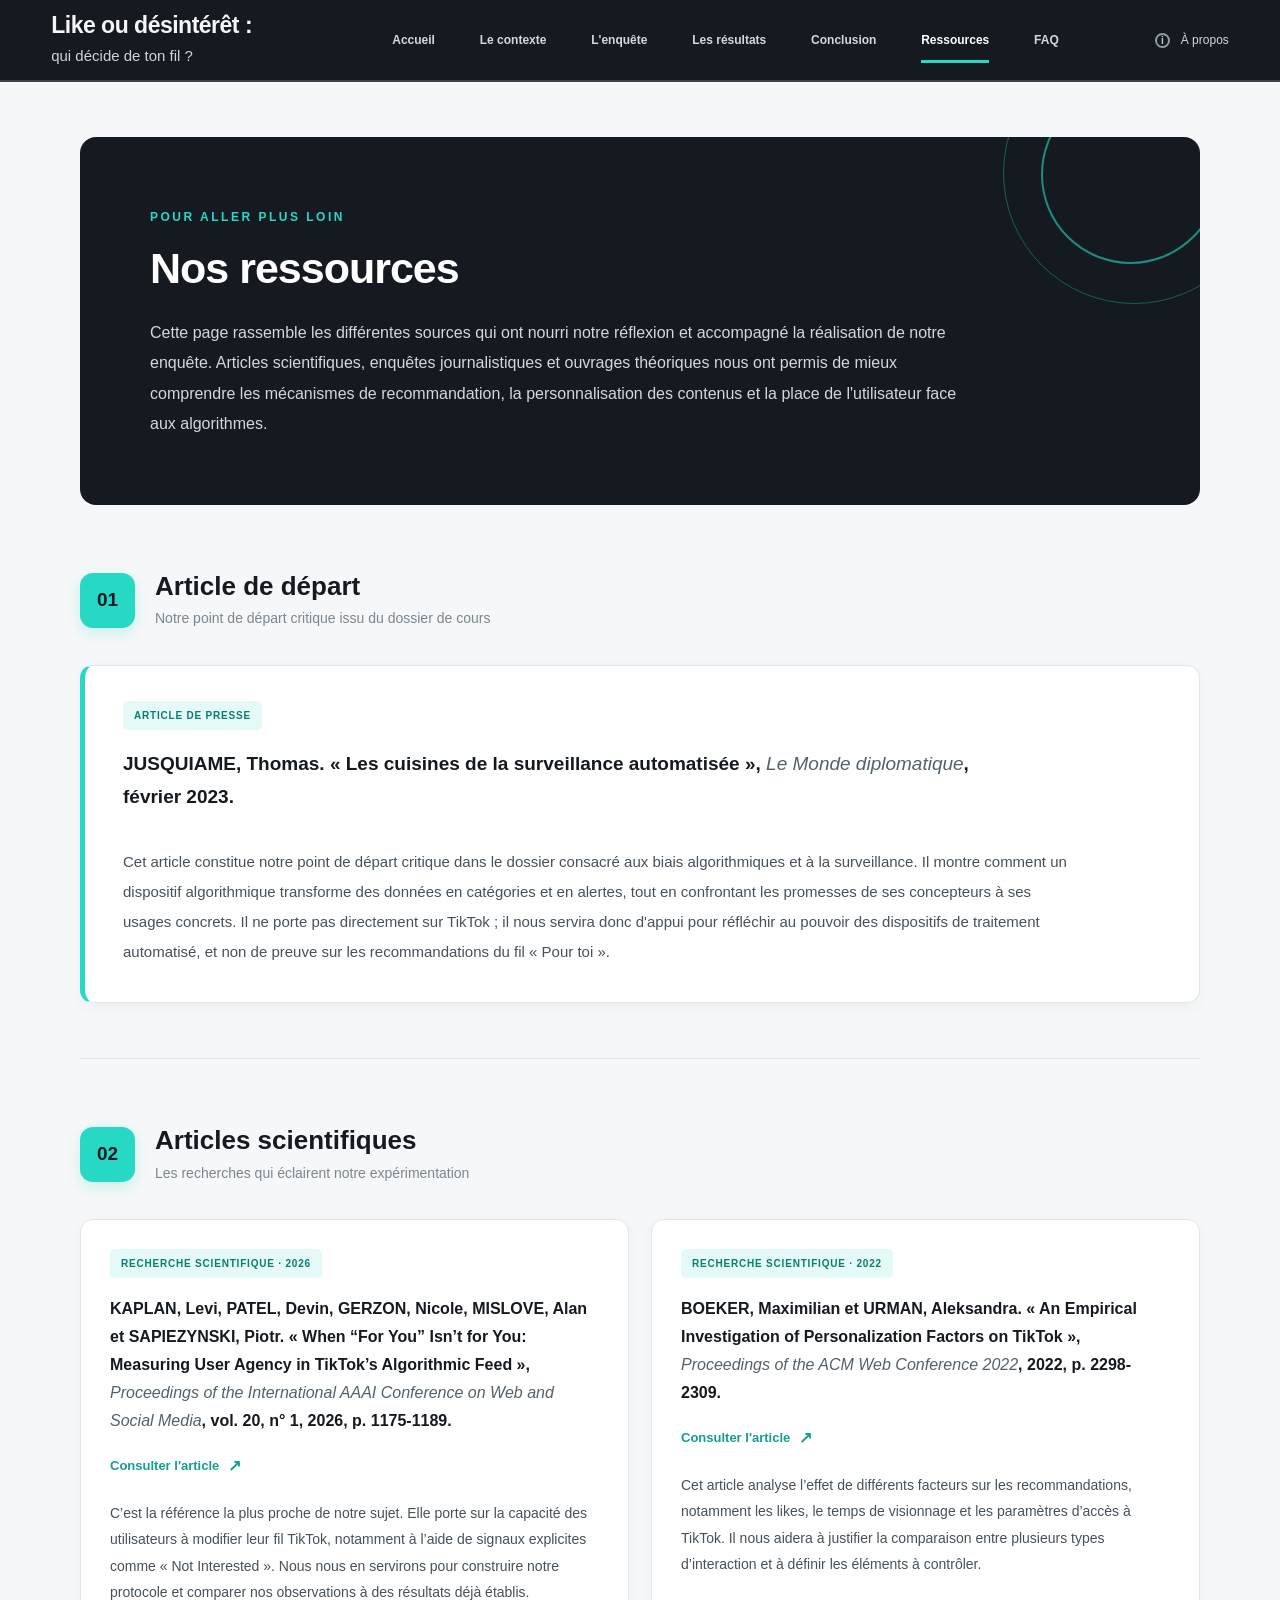
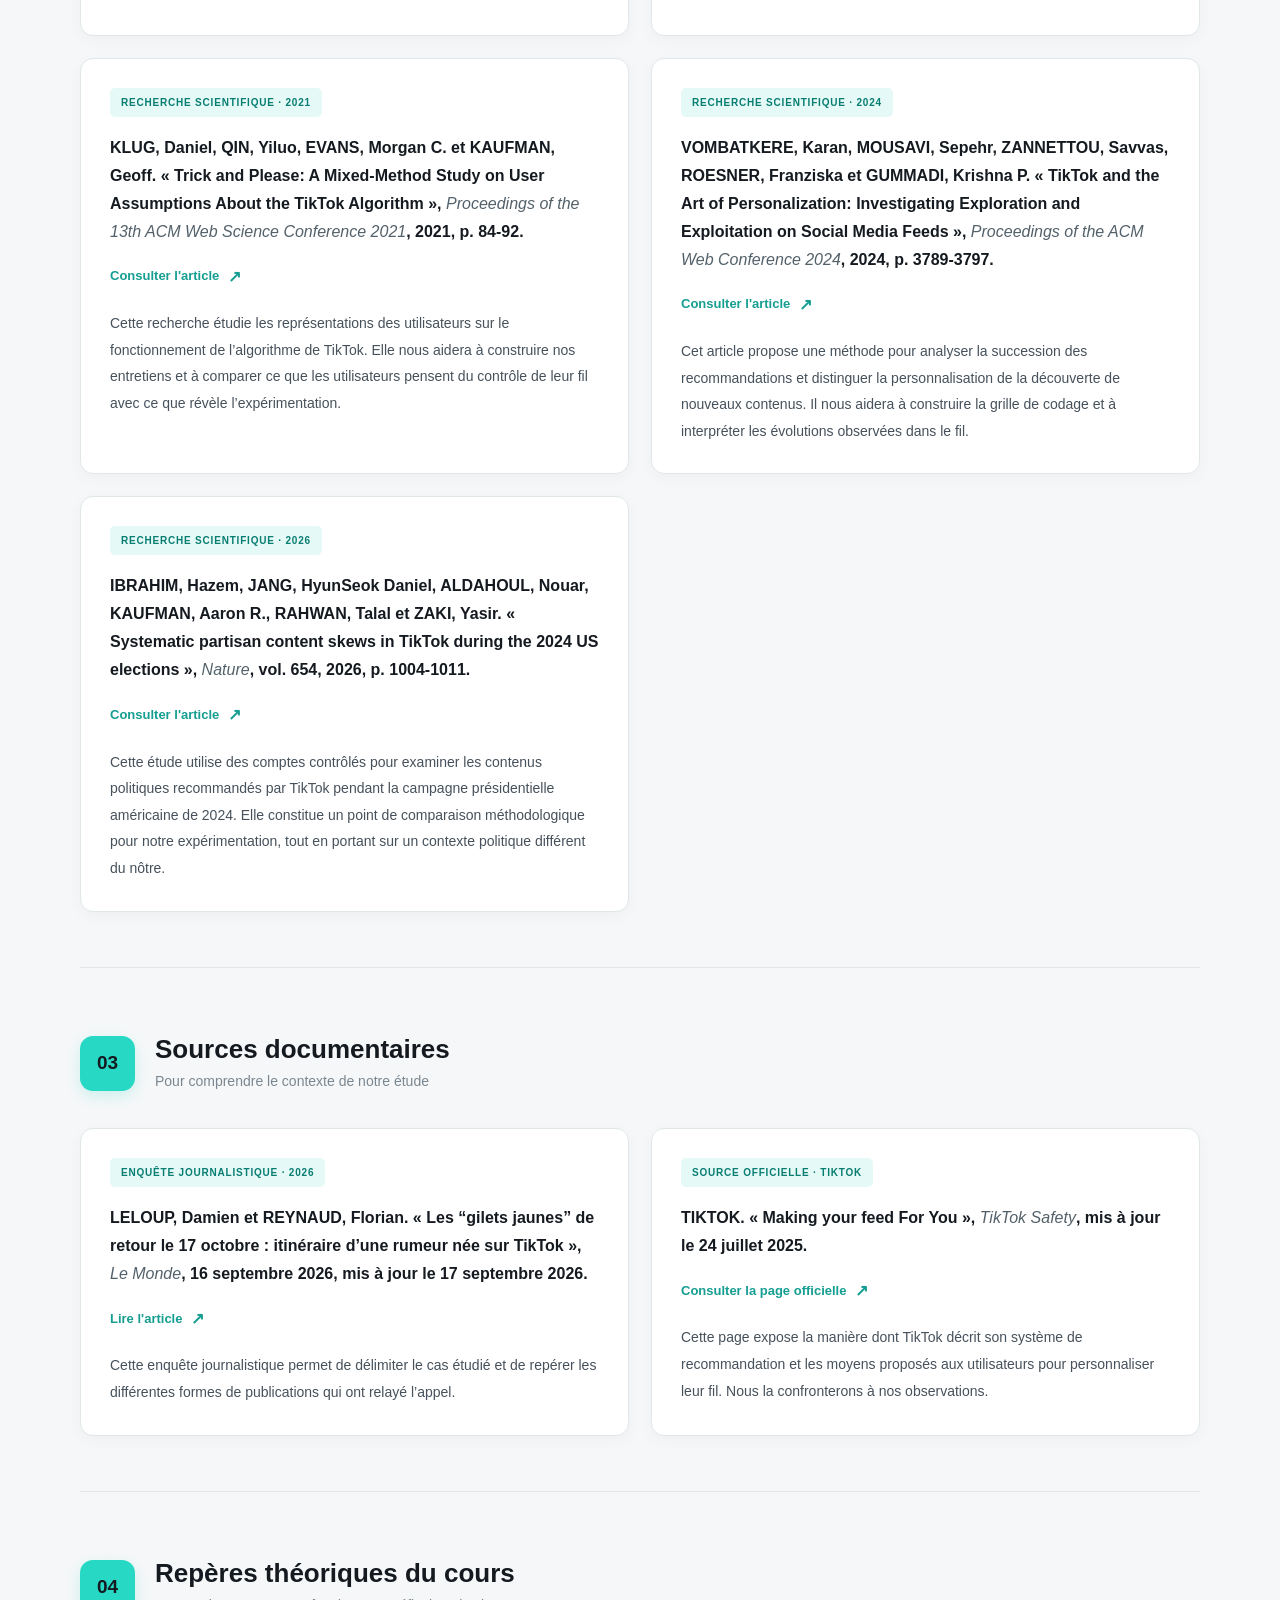
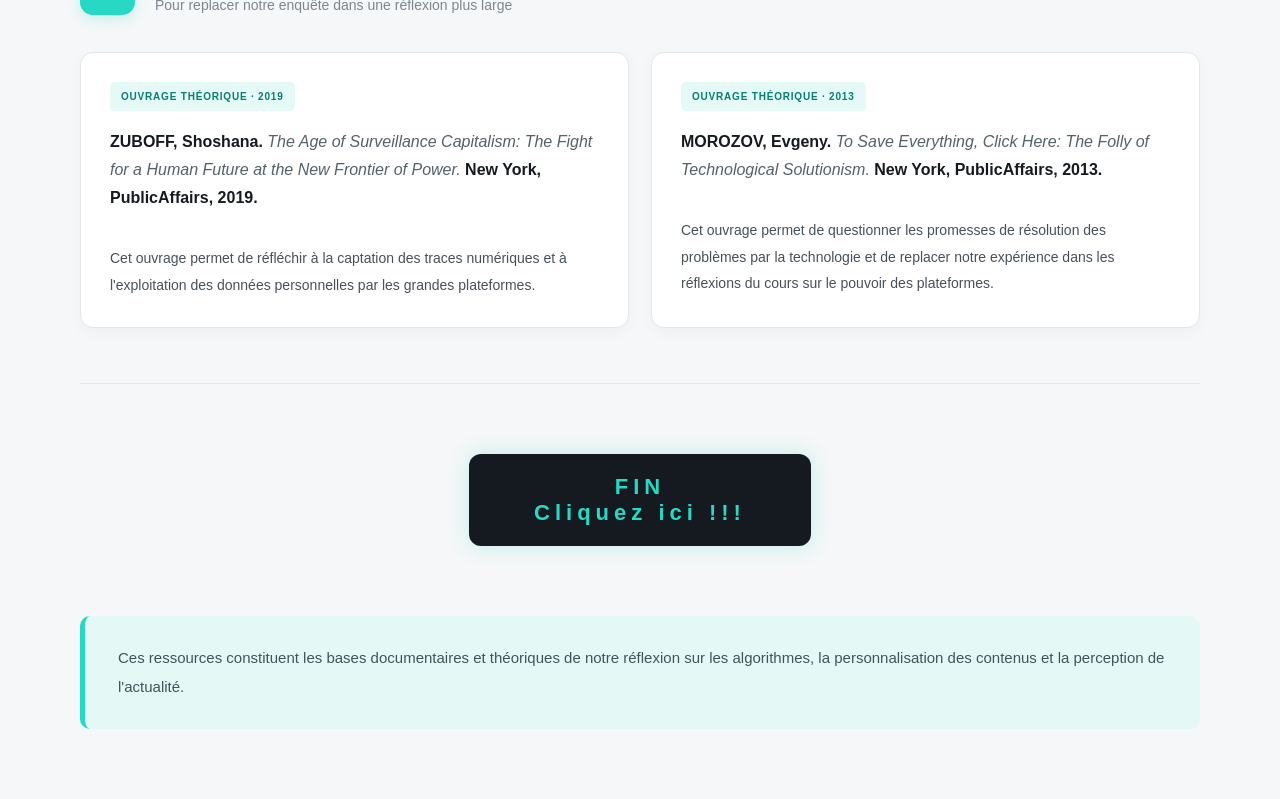
<file: Ressources.html>
<!DOCTYPE html>
<html lang="fr">
<head>
    <meta charset="UTF-8">
    <meta name="viewport" content="width=device-width, initial-scale=1.0">
    <title>Derrière le Fil</title>
    <link rel="stylesheet" href="Ressources css.css">
</head>
<body>
    <header class="header">
        <div class="brand">
            <h1>Like ou désintérêt :</h1>
            <p>qui décide de ton fil ?</p>
        </div>
        <nav class="navigation">
            <a href="Accueil.html" class="nav-link">Accueil</a>
            <a href="Contexte.html" class="nav-link">Le contexte</a>
            <a href="L'enquête.html" class="nav-link">L'enquête</a>
            <a href="Résultats.html" class="nav-link">Les résultats</a>
            <a href="Conclusion.html" class="nav-link">Conclusion</a>
            <a href="Ressources.html" class="nav-link active">Ressources</a>
            <a href="FAQ.html" class="nav-link">FAQ</a>
        </nav>
        <a href="Équipe.html" class="about">
            <span class="info-icon">i</span>
            <span>À propos</span>
        </a>
        <link rel="stylesheet" href="Accueil.css">
    </header>
<main class="ressources">
    <header class="ressources-intro">
        <span class="ressources-label">POUR ALLER PLUS LOIN</span>
        <h1>Nos ressources</h1>
        <p>
            Cette page rassemble les différentes sources qui ont nourri
            notre réflexion et accompagné la réalisation de notre enquête.
            Articles scientifiques, enquêtes journalistiques et ouvrages
            théoriques nous ont permis de mieux comprendre les mécanismes
            de recommandation, la personnalisation des contenus et la place
            de l'utilisateur face aux algorithmes.
        </p>
    </header>
    <section class="ressources-section">
        <div class="section-heading">
            <span class="section-number">01</span>
            <div>
                <h2>Article de départ</h2>
                <p>Notre point de départ critique issu du dossier de cours</p>
            </div>
        </div>
        <article class="ressource-card principale">
            <span class="ressource-type">ARTICLE DE PRESSE</span>
            <h3>
                JUSQUIAME, Thomas.
                « Les cuisines de la surveillance automatisée »,
                <em>Le Monde diplomatique</em>, février 2023.
            </h3>
            <p>
                Cet article constitue notre point de départ critique dans
                le dossier consacré aux biais algorithmiques et à la
                surveillance. Il montre comment un dispositif algorithmique
                transforme des données en catégories et en alertes, tout
                en confrontant les promesses de ses concepteurs à ses usages
                concrets. Il ne porte pas directement sur TikTok ; il nous
                servira donc d'appui pour réfléchir au pouvoir des dispositifs
                de traitement automatisé, et non de preuve sur les
                recommandations du fil « Pour toi ».
            </p>
        </article>
    </section>
    <section class="ressources-section">

        <div class="section-heading">
            <span class="section-number">02</span>
            <div>
                <h2>Articles scientifiques</h2>
                <p>Les recherches qui éclairent notre expérimentation</p>
            </div>
        </div>
        <article class="ressource-card">
            <span class="ressource-type">RECHERCHE SCIENTIFIQUE · 2026</span>
            <h3>
                KAPLAN, Levi, PATEL, Devin, GERZON, Nicole, MISLOVE, Alan
                et SAPIEZYNSKI, Piotr.
                « When “For You” Isn’t for You: Measuring User Agency
                in TikTok’s Algorithmic Feed »,
                <em>Proceedings of the International AAAI Conference
                on Web and Social Media</em>, vol. 20, n° 1, 2026,
                p. 1175-1189.
            </h3>
            <a class="ressource-link"
               href="https://doi.org/10.1609/icwsm.v20i1.42688"
               target="_blank" rel="noopener noreferrer">
                Consulter l'article
            </a>
            <p>
                C’est la référence la plus proche de notre sujet. Elle
                porte sur la capacité des utilisateurs à modifier leur
                fil TikTok, notamment à l’aide de signaux explicites
                comme « Not Interested ». Nous nous en servirons pour
                construire notre protocole et comparer nos observations
                à des résultats déjà établis.
            </p>
        </article>
        <article class="ressource-card">
            <span class="ressource-type">RECHERCHE SCIENTIFIQUE · 2022</span>
            <h3>
                BOEKER, Maximilian et URMAN, Aleksandra.
                « An Empirical Investigation of Personalization Factors
                on TikTok »,
                <em>Proceedings of the ACM Web Conference 2022</em>,
                2022, p. 2298-2309.
            </h3>
            <a class="ressource-link"
               href="https://doi.org/10.1145/3485447.3512102"
               target="_blank" rel="noopener noreferrer">
                Consulter l'article
            </a>
            <p>
                Cet article analyse l’effet de différents facteurs sur
                les recommandations, notamment les likes, le temps de
                visionnage et les paramètres d’accès à TikTok. Il nous
                aidera à justifier la comparaison entre plusieurs types
                d’interaction et à définir les éléments à contrôler.
            </p>
        </article>
        <article class="ressource-card">
            <span class="ressource-type">RECHERCHE SCIENTIFIQUE · 2021</span>
            <h3>
                KLUG, Daniel, QIN, Yiluo, EVANS, Morgan C. et KAUFMAN, Geoff.
                « Trick and Please: A Mixed-Method Study on User Assumptions
                About the TikTok Algorithm »,
                <em>Proceedings of the 13th ACM Web Science Conference 2021</em>,
                2021, p. 84-92.
            </h3>
            <a class="ressource-link"
               href="https://doi.org/10.1145/3447535.3462512"
               target="_blank" rel="noopener noreferrer">
                Consulter l'article
            </a>
            <p>
                Cette recherche étudie les représentations des utilisateurs
                sur le fonctionnement de l’algorithme de TikTok. Elle nous
                aidera à construire nos entretiens et à comparer ce que
                les utilisateurs pensent du contrôle de leur fil avec
                ce que révèle l’expérimentation.
            </p>
        </article>
        <article class="ressource-card">
            <span class="ressource-type">RECHERCHE SCIENTIFIQUE · 2024</span>
            <h3>
                VOMBATKERE, Karan, MOUSAVI, Sepehr, ZANNETTOU, Savvas,
                ROESNER, Franziska et GUMMADI, Krishna P.
                « TikTok and the Art of Personalization: Investigating
                Exploration and Exploitation on Social Media Feeds »,
                <em>Proceedings of the ACM Web Conference 2024</em>,
                2024, p. 3789-3797.
            </h3>
            <a class="ressource-link"
               href="https://doi.org/10.1145/3589334.3645600"
               target="_blank" rel="noopener noreferrer">
                Consulter l'article
            </a>
            <p>
                Cet article propose une méthode pour analyser la succession
                des recommandations et distinguer la personnalisation
                de la découverte de nouveaux contenus. Il nous aidera
                à construire la grille de codage et à interpréter les
                évolutions observées dans le fil.
            </p>
        </article>
        <article class="ressource-card">
            <span class="ressource-type">RECHERCHE SCIENTIFIQUE · 2026</span>
            <h3>
                IBRAHIM, Hazem, JANG, HyunSeok Daniel, ALDAHOUL, Nouar,
                KAUFMAN, Aaron R., RAHWAN, Talal et ZAKI, Yasir.
                « Systematic partisan content skews in TikTok during
                the 2024 US elections »,
                <em>Nature</em>, vol. 654, 2026, p. 1004-1011.
            </h3>
            <a class="ressource-link"
               href="https://doi.org/10.1038/s41586-026-10447-1"
               target="_blank" rel="noopener noreferrer">
                Consulter l'article
            </a>
            <p>
                Cette étude utilise des comptes contrôlés pour examiner
                les contenus politiques recommandés par TikTok pendant
                la campagne présidentielle américaine de 2024. Elle
                constitue un point de comparaison méthodologique pour
                notre expérimentation, tout en portant sur un contexte
                politique différent du nôtre.
            </p>
        </article>
    </section>
    <section class="ressources-section">
        <div class="section-heading">
            <span class="section-number">03</span>
            <div>
                <h2>Sources documentaires</h2>
                <p>Pour comprendre le contexte de notre étude</p>
            </div>
        </div>
        <article class="ressource-card">
            <span class="ressource-type">ENQUÊTE JOURNALISTIQUE · 2026</span>
            <h3>
                LELOUP, Damien et REYNAUD, Florian.
                « Les “gilets jaunes” de retour le 17 octobre :
                itinéraire d’une rumeur née sur TikTok »,
                <em>Le Monde</em>, 16 septembre 2026,
                mis à jour le 17 septembre 2026.
            </h3>
            <a class="ressource-link"
               href="https://www.lemonde.fr/politique/article/2026/09/16/les-gilets-jaunes-de-retour-le-17-octobre-itineraire-d-une-rumeur-nee-sur-tiktok_6775349_823448.html"
               target="_blank" rel="noopener noreferrer">
                Lire l'article
            </a>
            <p>
                Cette enquête journalistique permet de délimiter le cas
                étudié et de repérer les différentes formes de publications
                qui ont relayé l’appel.
            </p>
        </article>
        <article class="ressource-card">
            <span class="ressource-type">SOURCE OFFICIELLE · TIKTOK</span>
            <h3>
                TIKTOK.
                « Making your feed For You »,
                <em>TikTok Safety</em>, mis à jour le 24 juillet 2025.
            </h3>
            <a class="ressource-link"
               href="https://www.tiktok.com/safety/en/making-your-feed-for-you"
               target="_blank" rel="noopener noreferrer">
                Consulter la page officielle
            </a>
            <p>
                Cette page expose la manière dont TikTok décrit son système
                de recommandation et les moyens proposés aux utilisateurs
                pour personnaliser leur fil. Nous la confronterons à
                nos observations.
            </p>
        </article>
    </section>
    <section class="ressources-section">
        <div class="section-heading">
            <span class="section-number">04</span>
            <div>
                <h2>Repères théoriques du cours</h2>
                <p>Pour replacer notre enquête dans une réflexion plus large</p>
            </div>
        </div>
        <article class="ressource-card">
            <span class="ressource-type">OUVRAGE THÉORIQUE · 2019</span>
            <h3>
                ZUBOFF, Shoshana.
                <em>The Age of Surveillance Capitalism: The Fight for
                a Human Future at the New Frontier of Power.</em>
                New York, PublicAffairs, 2019.
            </h3>
            <p>
                Cet ouvrage permet de réfléchir à la captation des traces
                numériques et à l'exploitation des données personnelles
                par les grandes plateformes.
            </p>
        </article>
        <article class="ressource-card">
            <span class="ressource-type">OUVRAGE THÉORIQUE · 2013</span>
            <h3>
                MOROZOV, Evgeny.
                <em>To Save Everything, Click Here: The Folly of
                Technological Solutionism.</em>
                New York, PublicAffairs, 2013.
            </h3>
            <p>
                Cet ouvrage permet de questionner les promesses de
                résolution des problèmes par la technologie et de
                replacer notre expérience dans les réflexions du cours
                sur le pouvoir des plateformes.
            </p>
        </article>
    </section>
    <div class="fin-container">
        <button class="fin-button" id="finButton">
            FIN <br> Cliquez ici !!!
        </button>
    </div>
<script>
const finButton = document.getElementById("finButton");
let fireworksInterval = null;
let fireworksActive = false;
function launchFirework() {
    const colors = [
        "#27d9c5",
        "#ffffff",
        "#159e91",
        "#ffd166",
        "#ff6b6b",
        "#a78bfa"
    ];
    const x = Math.random() * window.innerWidth;
    const y = Math.random() * window.innerHeight;
    const explosion = document.createElement("div");
    explosion.style.position = "fixed";
    explosion.style.left = x + "px";
    explosion.style.top = y + "px";
    explosion.style.pointerEvents = "none";
    explosion.style.zIndex = "9999";
    document.body.appendChild(explosion);
    for (let i = 0; i < 45; i++) {
        const particle = document.createElement("span");
        const angle = Math.random() * Math.PI * 2;
        const distance = 50 + Math.random() * 100;
        const px = Math.cos(angle) * distance;
        const py = Math.sin(angle) * distance;
        particle.className = "firework";
        particle.style.position = "absolute";
        particle.style.left = "0";
        particle.style.top = "0";
        particle.style.width = "6px";
        particle.style.height = "6px";
        particle.style.borderRadius = "50%";
        particle.style.background =
            colors[Math.floor(Math.random() * colors.length)];
        particle.style.setProperty("--x", px + "px");
        particle.style.setProperty("--y", py + "px");
        explosion.appendChild(particle);
    }
    setTimeout(() => explosion.remove(), 50000);
}
finButton.addEventListener("click", () => {
    if (!fireworksActive) {
        fireworksActive = true;
        finButton.textContent = "FIN ✨";
        launchFirework();
        fireworksInterval = setInterval(launchFirework, 1000);
    } else {
        fireworksActive = false;
        clearInterval(fireworksInterval);
        fireworksInterval = null;
        finButton.textContent = "FIN";
    }
});
</script>
    <footer class="ressources-footer">
        <p>
            Ces ressources constituent les bases documentaires et
            théoriques de notre réflexion sur les algorithmes,
            la personnalisation des contenus et la perception de l'actualité.
        </p>
    </footer>
    </main>
</body>
</html>
</file>
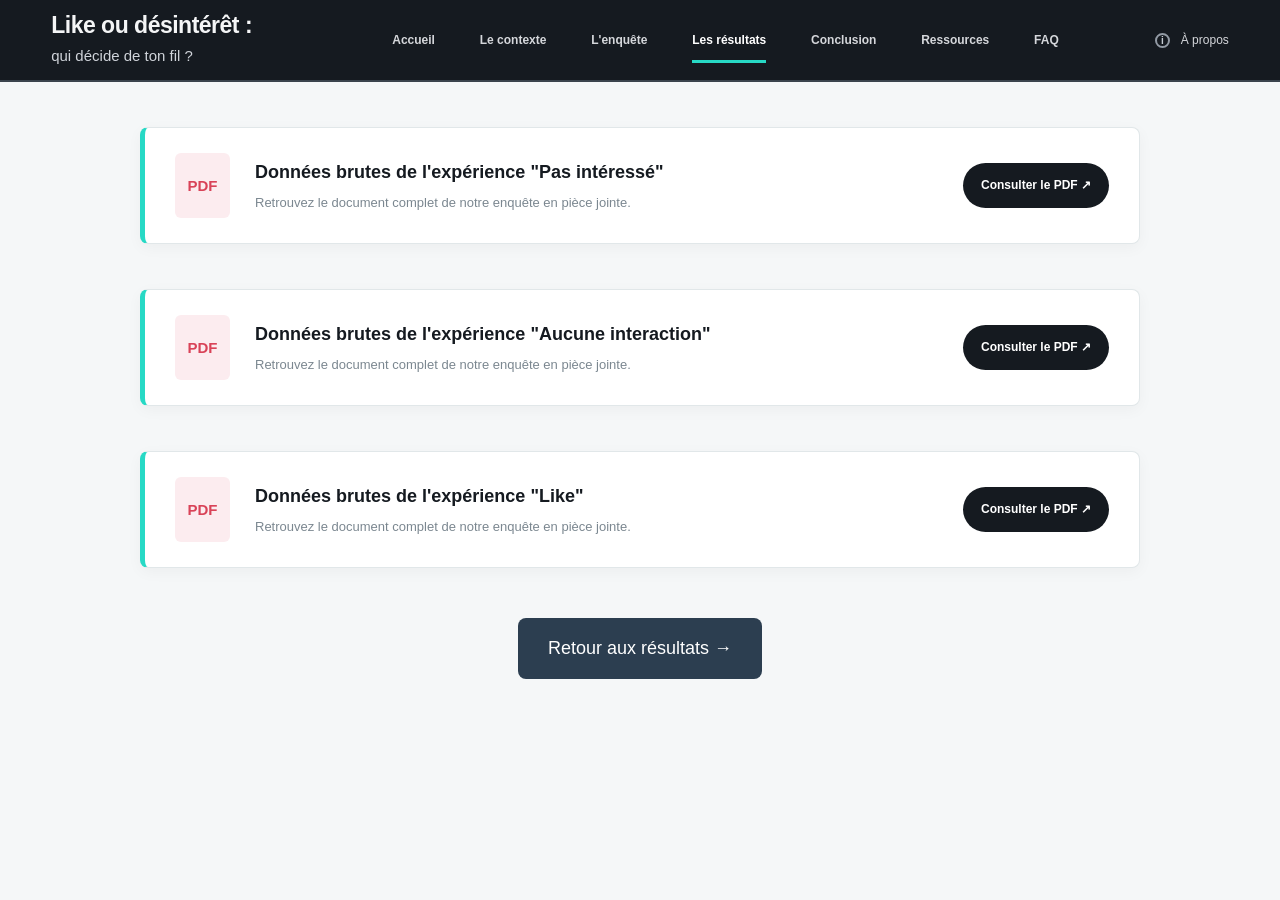
<file: Résultats bruts.html>
<!DOCTYPE html>
<html lang="fr">
<head>
    <meta charset="UTF-8">
    <meta name="viewport" content="width=device-width, initial-scale=1.0">
    <title>Derrière le Fil</title>
    <link rel="stylesheet" href="Résultats brut css.css">
</head>
<body>
    <header class="header">
        <div class="brand">
            <h1>Like ou désintérêt : </h1>
            <p>qui décide de ton fil ?</p>
        </div>
        <nav class="navigation">
            <a href="Accueil.html" class="nav-link">Accueil</a>
            <a href="Contexte.html" class="nav-link">Le contexte</a>
            <a href="L'enquête.html" class="nav-link">L'enquête</a>
            <a href="Résultats.html" class="nav-link active">Les résultats</a>
            <a href="Conclusion.html" class="nav-link">Conclusion</a>
            <a href="Ressources.html" class="nav-link">Ressources</a>
            <a href="FAQ.html" class="nav-link">FAQ</a>
        </nav>
        <a href="Équipe.html" class="about">
            <span class="info-icon">i</span>
            <span>À propos</span>
        </a>
    </header>
    <main>
        <section class="document-pdf">
            <div class="pdf-icon">
                PDF
            </div>
            <div class="pdf-infos">
                <h2>Données brutes de l'expérience "Pas intéressé"</h2>
                <p>Retrouvez le document complet de notre enquête en pièce jointe.</p>
            </div>
            <div class="pdf-actions">
                <a href="Projet de Culture Numérique - Marc Cerneau (pas intéressé).pdf" target="_blank" class="pdf-button">
                    Consulter le PDF ↗
                </a>
            </div>
        </section>
        <section class="document-pdf">
            <div class="pdf-icon">
                PDF
            </div>
            <div class="pdf-infos">
                <h2>Données brutes de l'expérience "Aucune interaction"</h2>
                <p>Retrouvez le document complet de notre enquête en pièce jointe.</p>
            </div>
            <div class="pdf-actions">
                <a href="Projet de Culture Numérique - Juliette Pietri (pas d'action).pdf" target="_blank" class="pdf-button">
                    Consulter le PDF ↗
                </a>
            </div>
        </section>
        <section class="document-pdf">
            <div class="pdf-icon">
                PDF
            </div>
            <div class="pdf-infos">
                <h2>Données brutes de l'expérience "Like"</h2>
                <p>Retrouvez le document complet de notre enquête en pièce jointe.</p>
            </div>
            <div class="pdf-actions">
                <a href="Projet de Culture Numérique - Tristan VDS (like).pdf" target="_blank" class="pdf-button">
                    Consulter le PDF ↗
                </a>
            </div>
        </section>
            <div class="bouton-container">
               <a href="Résultats.html" class="bouton-exploration">
                Retour aux résultats →
                </a>
            </div>
    </main>
</body>
</html>
</file>
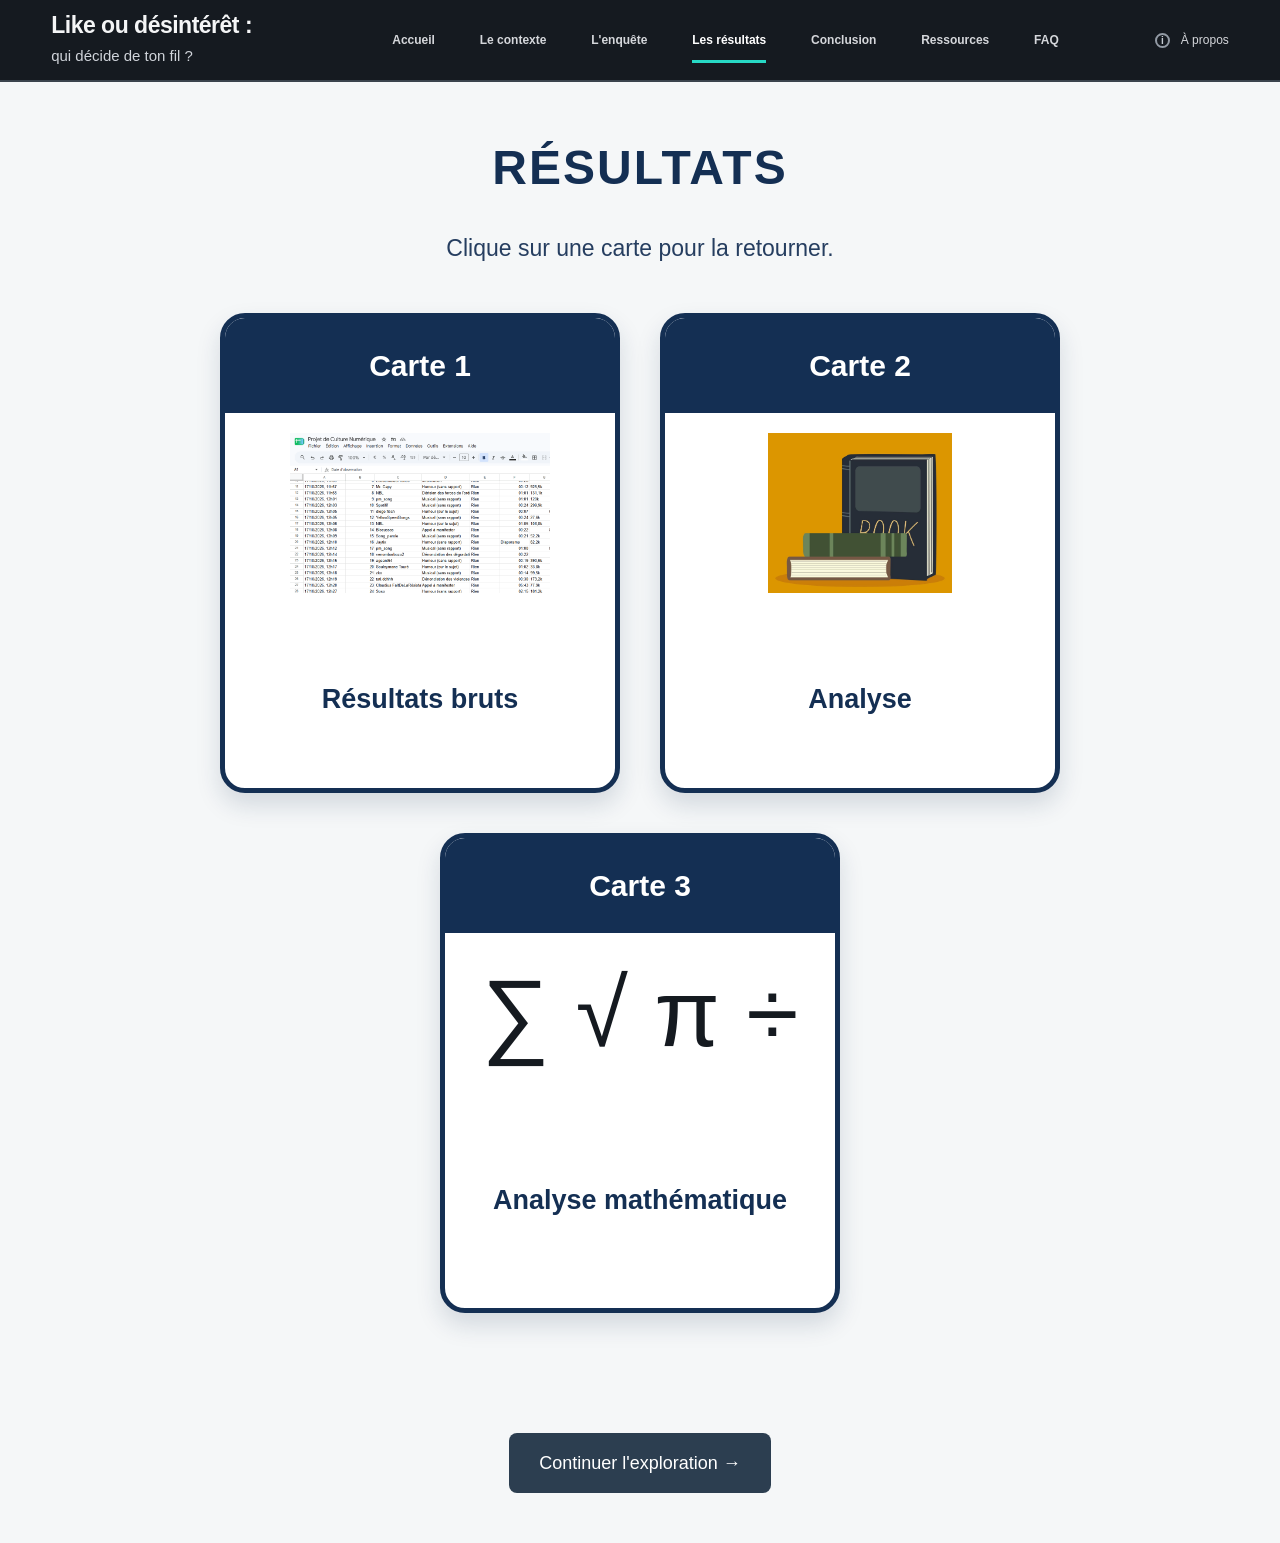
<file: Résultats.html>
<!DOCTYPE html>
<html lang="fr">
<head>
    <meta charset="UTF-8">
    <meta name="viewport" content="width=device-width, initial-scale=1.0">
    <title>Derrière le Fil - Résultats</title>
    <link rel="stylesheet" href="Résultats css.css">
</head>
<body>
    <header class="header">
        <div class="brand">
            <h1>Like ou désintérêt : </h1>
            <p>qui décide de ton fil ?</p>
        </div>
        <nav class="navigation">
            <a href="Accueil.html" class="nav-link">Accueil</a>
            <a href="Contexte.html" class="nav-link">Le contexte</a>
            <a href="L'enquête.html" class="nav-link">L'enquête</a>
            <a href="Résultats.html" class="nav-link active">Les résultats</a>
            <a href="Conclusion.html" class="nav-link">Conclusion</a>
            <a href="Ressources.html" class="nav-link">Ressources</a>
            <a href="FAQ.html" class="nav-link">FAQ</a>
        </nav>
        <a href="Équipe.html" class="about">
            <span class="info-icon">i</span>
            <span>À propos</span>
        </a>
    </header>
    <main>
        <section class="results-section">
            <h1>RÉSULTATS</h1>
            <p class="subtitle">
                Clique sur une carte pour la retourner.
            </p>
            <div class="container">
                <div class="card" onclick="flip(this)">
                    <div class="card-inner">
                        <div class="front">
                            <h2>Carte 1</h2>
                                <div class="illustration">
                                    <img src="Résultats 1.png" alt="Résultats">
                                </div>
                            <p>Résultats bruts</p>
                        </div>
                        <div class="back">
                            <h2>Découverte 1</h2>
                            <p>Résultats bruts</p>
                            <button onclick="goTo(event, 'Résultats bruts.html')">
                                ◉ Découvrir
                            </button>
                        </div>
                    </div>
                </div>
                <div class="card" onclick="flip(this)">
                    <div class="card-inner">
                        <div class="front">
                            <h2>Carte 2</h2>
                                <div class="illustration">
                                    <img src="Résultats 2.jpg" alt="Résultats">
                                </div>
                            <p>Analyse</p>
                        </div>
                        <div class="back">
                            <h2>Découverte 2</h2>
                            <p>Analyse des résultats</p>
                            <button onclick="goTo(event, 'Analyse.html')">
                                ◉ Découvrir
                            </button>
                        </div>
                    </div>
                </div>
                <div class="card" onclick="flip(this)">
                    <div class="card-inner">
                        <div class="front">
                            <h2>Carte 3</h2>
                            <div class="card-icon">
                                ∑ √ π ÷
                            </div>
                            <p>Analyse mathématique</p>
                        </div>
                        <div class="back">
                            <h2>Découverte 3</h2>
                            <p>Analyse mathématique</p>
                            <button onclick="goTo(event, 'Maths.html')">
                                ◉ Découvrir
                            </button>
                        </div>
                    </div>
                </div>
            </div>
        </section>
    </main>
    <script>
        function flip(card) {
            card.classList.toggle("flipped");
        }
        function goTo(event, page) {
            event.stopPropagation();
            window.location.href = page;
        }
    </script>
        <div class="bouton-container">
           <a href="Conclusion.html" class="bouton-exploration">
                Continuer l'exploration →
            </a>
        </div>
</body>
</html>
</file>
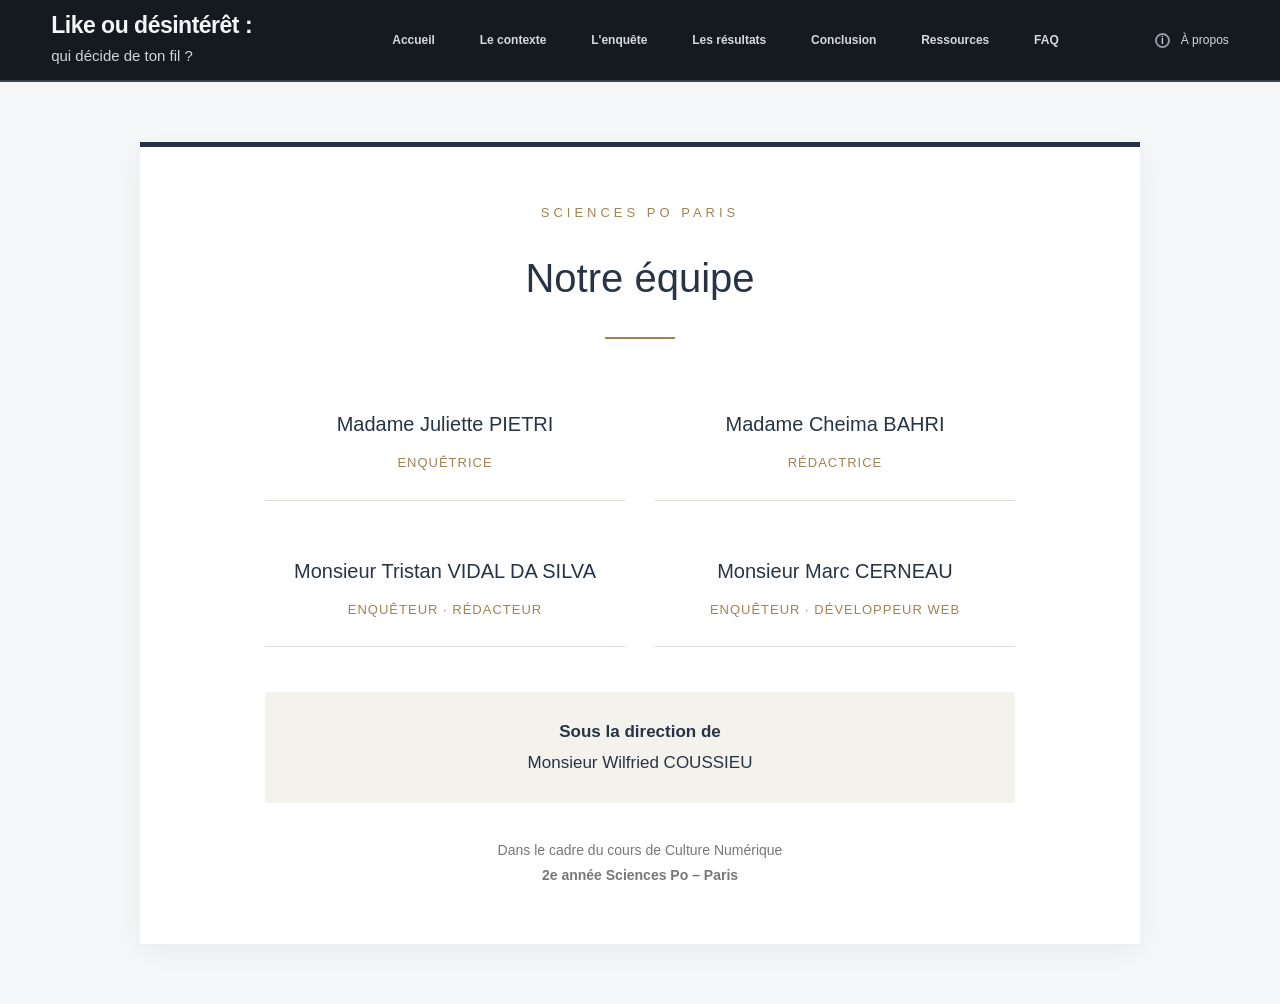
<file: Équipe.html>
<!DOCTYPE html>
<html lang="fr">
<head>
    <meta charset="UTF-8">
    <meta name="viewport" content="width=device-width, initial-scale=1.0">
    <title>Pas intéressé</title>
    <link rel="stylesheet" href="Équipe css.css">
</head>
<body>
    <header class="header">
        <div class="brand">
            <h1>Like ou désintérêt :</h1>
            <p>qui décide de ton fil ?</p>
        </div>
        <nav class="navigation">
            <a href="Accueil.html" class="nav-link">Accueil</a>
            <a href="Contexte.html" class="nav-link">Le contexte</a>
            <a href="L'enquête.html" class="nav-link">L'enquête</a>
            <a href="Résultats.html" class="nav-link">Les résultats</a>
            <a href="Conclusion.html" class="nav-link">Conclusion</a>
            <a href="Ressources.html" class="nav-link">Ressources</a>
            <a href="FAQ.html" class="nav-link">FAQ</a>
        </nav>
        <a href="Équipe.html" class="about">
            <span class="info-icon">i</span>
            <span>À propos</span>
        </a>
        <link rel="stylesheet" href="Équipe css.css">
    </header>
<main class="enquete">
        <p class="sous-titre">Sciences Po Paris</p>
        <h1>Notre équipe</h1>
        <div class="ligne"></div>
        <section class="equipe">
            <div class="membre">
                <h2>Madame Juliette PIETRI</h2>
                <p>Enquêtrice</p>
            </div>
            <div class="membre">
                <h2>Madame Cheima BAHRI</h2>
                <p>Rédactrice</p>
            </div>
            <div class="membre">
                <h2>Monsieur Tristan VIDAL DA SILVA</h2>
                <p>Enquêteur · Rédacteur</p>
            </div>
            <div class="membre">
                <h2>Monsieur Marc CERNEAU</h2>
                <p>Enquêteur · Développeur Web</p>
            </div>
        </section>
        <div class="direction">
            <p><strong>Sous la direction de</strong></p>
            <p>Monsieur Wilfried COUSSIEU</p>
        </div>
        <div class="cours">
            Dans le cadre du cours de Culture Numérique<br>
            <strong>2e année Sciences Po – Paris</strong>
        </div>
    </main>
</body>
</html>
</file>
<file: Accueil.css>
:root {
    --noir: #151a20;
    --turquoise: #27d9c5;
    --turquoise-fonce: #159e91;
    --fond: #f5f7f8;
    --blanc: #ffffff;
    --texte: #46515b;
    --texte-secondaire: #7b8790;
    --bordure: #e1e7e9;
}

* {
    margin: 0;
    padding: 0;
    box-sizing: border-box;
}

html {
    scroll-behavior: smooth;
}

body {
    font-family: Arial, Helvetica, sans-serif;
    background-color: #f5f5f5;
    background: var(--fond);
    color: var(--noir);
    line-height: 1.7;
}

.header {
    width: 100%;
    min-height: 82px;
    display: flex;
    align-items: center;
    justify-content: space-between;
    gap: 30px;
    padding: 12px 4%;

    background: #151a20;
    color: #f4f5f6;
    border-bottom: 2px solid #3b444d;
}


.brand {
    flex-shrink: 0;
    min-width: 245px;
}

.brand h1 {
    font-size: 23px;
    font-weight: 700;
    line-height: 1.2;
    letter-spacing: -0.5px;
}

.brand p {
    margin-top: 3px;
    font-size: 15px;
    color: #d0d4da;
}

.navigation {
    display: flex;
    align-items: center;
    justify-content: center;
    gap: clamp(20px, 3.5vw, 46px);
    height: 100%;
}

.nav-link {
    position: relative;
    display: flex;
    align-items: center;
    height: 56px;

    color: #d5d7db;
    text-decoration: none;
    font-size: 12px;
    font-weight: 600;
    white-space: nowrap;
    transition: color 0.2s ease;
}

.nav-link:hover {
    color: #ffffff;
}

.nav-link.active {
    color: #ffffff;
}

.nav-link.active::after {
    content: "";
    position: absolute;
    bottom: 5px;
    left: 0;
    width: 100%;
    height: 3px;
    background-color: #27d9c5;
}

.about {
    display: flex;
    align-items: center;
    gap: 11px;
    flex-shrink: 0;

    color: #d5d7db;
    text-decoration: none;
    font-size: 12px;
    white-space: nowrap;
}

.about:hover {
    color: #ffffff;
}

.info-icon {
    display: inline-flex;
    justify-content: center;
    align-items: center;

    width: 15px;
    height: 15px;
    border: 2px solid #929aa4;
    border-radius: 50%;

    color: #c5cbd2;
    font-size: 10px;
    font-weight: bold;
}

@media (max-width: 900px) {
    .header {
        flex-wrap: wrap;
        gap: 12px 24px;
    }

    .brand {
        min-width: 0;
    }

    .navigation {
        order: 3;
        width: 100%;
        justify-content: flex-start;
        gap: 25px;
        overflow-x: auto;
    }

    .about {
        margin-left: auto;
    }
}

@media (max-width: 480px) {
    .brand h1 {
        font-size: 20px;
    }

    .brand p {
        font-size: 13px;
    }

    .navigation {
        gap: 22px;
    }
}

.hero {
    display: grid;
    grid-template-columns: 43% 57%;
    width: 100%;
    min-height: 405px;
    overflow: hidden;
    background-color: #f8f7f5;
}

.hero-content {
    padding: 36px 35px 35px 5.4vw;
    display: flex;
    flex-direction: column;
    align-items: flex-start;
    justify-content: center;
    position: relative;
    z-index: 2;
}

.eyebrow {
    color: #39c7d9;
    font-size: 12px;
    font-weight: 700;
    letter-spacing: 1.2px;
    margin-bottom: 10px;
}

.hero-content h1 {
    color: #10141c;
    font-size: clamp(30px, 3.3vw, 45px);
    line-height: 1.02;
    font-weight: 800;
    letter-spacing: -1.5px;
    margin-bottom: 15px;
}

.hero-description {
    color: #343a45;
    font-size: 13px;
    line-height: 1.5;
    max-width: 440px;
    margin-bottom: 16px;
    text-align:justify;
}

.hero-button {
    display: inline-flex;
    align-items: center;
    justify-content: center;
    gap: 15px;

    padding: 13px 22px;
    border-radius: 30px;
    background-color: #151c25;
    color: #ffffff;

    text-decoration: none;
    font-size: 13px;
    font-weight: 700;

    transition: background-color 0.25s, transform 0.25s;
}

.hero-button:hover {
    background-color: #273744;
    transform: translateY(-2px);
}

.arrow {
    font-size: 20px;
    line-height: 1;
}

.hero-visual {
    position: relative;
    min-width: 0;
    min-height: 405px;
    background: #171d23;
    overflow: hidden;
}

.hero-image {
    position: absolute;
    inset: 0;
    width: 100%;
    height: 100%;
    object-fit: cover;
    object-position: center;
}

.interaction-cards {
    position: absolute;
    top: 15%;
    right: 8%;
    width: 39%;
    display: flex;
    flex-direction: column;
    gap: 17px;
}

.interaction-card {
    display: flex;
    align-items: center;
    gap: 12px;

    min-height: 57px;
    padding: 12px 15px;
    border-radius: 12px;

    background: rgba(255, 253, 252, 0.97);
    color: #171a20;
    text-decoration: none;
    font-size: 12px;
    font-weight: 700;

    box-shadow: 0 4px 15px rgba(0, 0, 0, 0.15);
    transition: transform 0.2s;
}

.interaction-card:hover {
    transform: translateX(-4px);
}

.interaction-icon {
    display: flex;
    align-items: center;
    justify-content: center;
    flex-shrink: 0;
    width: 25px;
    font-size: 25px;
}

.no-interest {
    color: #ef174f;
}

.heart {
    color: #19c7df;
    -webkit-text-stroke: 1px #111820;
}

.eye {
    color: #ffbf32;
    -webkit-text-stroke: 1px #111820;
}

.card-arrow {
    margin-left: auto;
    font-size: 20px;
    color: #4c5665;
}

.tiktok-signature {
    position: absolute;
    right: 8%;
    bottom: 7%;
    width: 39%;
    color: #f7f7f7;
}

.tiktok-brand {
    display: flex;
    align-items: center;
    gap: 8px;
    margin-bottom: 7px;
    font-size: 14px;
}

.tiktok-note {
    font-size: 28px;
    font-weight: 800;
    color: #ffffff;
    text-shadow: -2px 1px #21d4e7, 2px -1px #ff315c;
}

.tiktok-signature p {
    font-size: 11px;
    line-height: 1.5;
    color: #e3e5e7;
}

@media (max-width: 900px) {
    .hero {
        grid-template-columns: 1fr 1fr;
    }

    .hero-content {
        padding: 30px 22px;
    }

    .hero-content h1 {
        font-size: clamp(28px, 4vw, 36px);
        letter-spacing: -1px;
    }

    .interaction-cards {
        right: 5%;
        width: 48%;
        gap: 10px;
    }

    .interaction-card {
        padding: 10px;
        gap: 7px;
        font-size: 11px;
    }

    .tiktok-signature {
        right: 5%;
        width: 48%;
    }
}

@media (max-width: 600px) {
    .hero {
        grid-template-columns: 1fr;
    }

    .hero-content {
        padding: 35px 24px;
    }

    .hero-content h1 {
        font-size: 36px;
    }

    .hero-visual {
        min-height: 400px;
    }

    .interaction-cards {
        right: 5%;
        width: 48%;
        top: 12%;
    }

    .tiktok-signature {
        bottom: 5%;
        right: 5%;
        width: 48%;
    }
}

.explore-section {
    display: grid;
    grid-template-columns: repeat(4, minmax(0, 1fr));
    gap: 20px;

    padding: 26px 5.4vw;
    background-color: #ffffff;
}

.explore-card {
    display: flex;
    flex-direction: column;
    align-items: flex-start;

    min-width: 0;
    min-height: 206px;
    padding: 15px 22px 17px;

    border: 1px solid transparent;
    border-radius: 5px;

    text-decoration: none;
    color: #18283d;

    transition:
        transform 0.2s ease,
        box-shadow 0.2s ease;
}

.explore-card:hover {
    transform: translateY(-4px);
    box-shadow: 0 8px 22px rgba(22, 35, 55, 0.08);
}

.explore-card h2 {
    margin: 11px 0 9px;

    color: #192a40;
    font-size: 16px;
    line-height: 1.3;
    font-weight: 750;
    letter-spacing: -0.3px;
}

.explore-card p {
    margin: 0 0 14px;

    color: #455267;
    font-size: 13px;
    line-height: 1.55;
}

.explore-icon {
    display: flex;
    align-items: center;
    justify-content: center;

    width: 57px;
    height: 57px;
    flex-shrink: 0;

    border-radius: 50%;
    color: #ffffff;
}

.explore-icon svg {
    width: 26px;
    height: 26px;

    fill: none;
    stroke: currentColor;
    stroke-width: 1.8;
    stroke-linecap: round;
    stroke-linejoin: round;
}

.explore-link {
    display: flex;
    align-items: center;
    gap: 8px;

    margin-top: auto;
    font-size: 12px;
    line-height: 1.4;
    font-weight: 700;
}

.explore-link span {
    font-size: 19px;
    line-height: 1;
    transition: transform 0.2s ease;
}

.explore-card:hover .explore-link span {
    transform: translateX(4px);
}

.card-pink {
    background: #fbf0f3;
    border-color: #f9edf1;
}

.card-pink .explore-icon {
    background: #f13f83;
}

.card-pink .explore-link {
    color: #e9367c;
}

.card-blue {
    background: #f0f6f8;
    border-color: #eaf2f5;
}

.card-blue .explore-icon {
    background: #22b5c6;
}

.card-blue .explore-link {
    color: #159caf;
}

.card-purple {
    background: #f5f2fb;
    border-color: #f0ecf9;
}

.card-purple .explore-icon {
    background: #9270e8;
}

.card-purple .explore-link {
    color: #8460e4;
}

.card-yellow {
    background: #fcf7ed;
    border-color: #f8f1e4;
}

.card-yellow .explore-icon {
    background: #f4b832;
}

.card-yellow .explore-link {
    color: #c38b13;
}

@media (max-width: 1050px) {
    .explore-section {
        grid-template-columns: repeat(2, minmax(0, 1fr));
        padding: 24px 4%;
        gap: 16px;
    }
}

@media (max-width: 560px) {
    .explore-section {
        grid-template-columns: 1fr;
        padding: 20px;
        gap: 14px;
    }

    .explore-card {
        min-height: 195px;
        padding: 18px 20px;
    }

    .explore-card h2 {
        font-size: 17px;
    }
}

.site-footer {
  position: relative;
  isolation: isolate;
  overflow: hidden;
  min-height: 103px;
  color: #f4f7fa;
  background:
    radial-gradient(
      ellipse at 12% 120%,
      rgba(0, 184, 178, 0.15),
      transparent 40%
    ),
    radial-gradient(
      ellipse at 80% 0%,
      rgba(95, 119, 153, 0.25),
      transparent 50%
    ),
    linear-gradient(110deg, #101b2a, #1c2939 55%, #111b29);
  font-family: Arial, Helvetica, sans-serif;
}

.site-footer::before {
  content: "";
  position: absolute;
  z-index: -1;
  inset: -20px;
  background:
    radial-gradient(
      ellipse at 25% 50%,
      rgba(93, 121, 143, 0.22),
      transparent 35%
    ),
    radial-gradient(
      ellipse at 65% 80%,
      rgba(36, 54, 76, 0.75),
      transparent 45%
    );
  filter: blur(18px);
}

.footer-inner {
  width: min(1156px, calc(100% - 48px));
  min-height: 103px;
  margin: 0 auto;
  display: flex;
  align-items: center;
  justify-content: space-between;
  gap: 30px;
}

.footer-intro {
  display: flex;
  align-items: center;
  gap: 20px;
  flex: 1 1 auto;
  min-width: 0;
}

.footer-icon {
  flex: 0 0 46px;
  width: 46px;
  height: 46px;
  color: #38ded5;
}

.footer-icon svg {
  display: block;
  width: 100%;
  height: 100%;
}

.footer-copy h2 {
  margin: 0 0 6px;
  font-size: 16px;
  line-height: 1.25;
  font-weight: 700;
  letter-spacing: -0.3px;
}

.footer-copy p {
  margin: 0;
  color: #d0d7e1;
  font-size: 12px;
  line-height: 1.65;
}

.footer-divider {
  flex: 0 0 1px;
  align-self: stretch;
  max-height: 54px;
  margin: auto 14px;
  background: rgba(224, 234, 244, 0.55);
}

.footer-button {
  flex: 0 0 auto;
  min-height: 38px;
  padding: 0 20px 0 26px;
  display: inline-flex;
  align-items: center;
  justify-content: center;
  gap: 14px;
  border: 2px solid #27d8d2;
  border-radius: 999px;
  color: #ffffff;
  text-decoration: none;
  font-size: 11px;
  font-weight: 600;
  white-space: nowrap;
  transition:
    background-color 0.2s ease,
    color 0.2s ease,
    transform 0.2s ease;
}

.footer-button svg {
  width: 16px;
  height: 16px;
  color: #36e0d7;
  transition: transform 0.2s ease;
}

.footer-button:hover {
  background: #27d8d2;
  color: #10202d;
  transform: translateY(-1px);
}

.footer-button:hover svg {
  color: #10202d;
  transform: translateX(3px);
}

.footer-button:focus-visible {
  outline: 3px solid white;
  outline-offset: 4px;
}

.footer-project {
  display: flex;
  align-items: center;
  gap: 15px;
  flex: 0 0 auto;
  margin-left: 20px;
}

.project-icon {
  width: 26px;
  height: 26px;
  flex-shrink: 0;
  color: #d1d9e4;
}

.footer-project p {
  margin: 0;
  color: #c2ccd8;
  font-size: 9px;
  line-height: 1.55;
}

@media (max-width: 1050px) {
  .footer-inner {
    gap: 18px;
  }

  .footer-intro {
    gap: 12px;
  }

  .footer-divider {
    margin: auto 4px;
  }

  .footer-button {
    padding: 0 15px;
    gap: 8px;
  }

  .footer-project {
    margin-left: 0;
    gap: 9px;
  }

  .footer-copy p {
    font-size: 11px;
  }
}

@media (max-width: 760px) {
  .footer-inner {
    width: calc(100% - 36px);
    padding: 24px 0;
    flex-direction: column;
    align-items: flex-start;
    gap: 20px;
  }

  .footer-intro {
    align-items: flex-start;
  }

  .footer-icon {
    flex-basis: 38px;
    width: 38px;
    height: 38px;
  }

  .footer-copy h2 {
    font-size: 15px;
  }

  .footer-copy p {
    font-size: 12px;
  }

  .desktop-break {
    display: none;
  }

  .footer-divider {
    display: none;
  }

  .footer-button {
    min-height: 42px;
    font-size: 12px;
  }

  .footer-project {
    padding-top: 16px;
    border-top: 1px solid rgba(255, 255, 255, 0.15);
    width: 100%;
  }

  .footer-project p {
    font-size: 10px;
  }
}

@media (prefers-reduced-motion: reduce) {
  .footer-button,
  .footer-button svg {
    transition: none;
  }
}
</file>
<file: Analyse css.css>
:root {
    --noir: #151a20;
    --noir-doux: #202831;
    --turquoise: #27d9c5;
    --turquoise-fonce: #159e91;
    --turquoise-clair: #e4faf7;
    --fond: #f5f7f8;
    --blanc: #ffffff;
    --texte: #46515b;
    --texte-secondaire: #7b8790;
    --bordure: #e1e7e9;
    --rouge: #c85e5e;
    --orange: #c58a36;
    --vert: #279b80;
}

* {
    margin: 0;
    padding: 0;
    box-sizing: border-box;
}

html {
    scroll-behavior: smooth;
}

body {
    font-family: "Segoe UI", Arial, sans-serif;
    background: var(--fond);
    color: var(--texte);
    line-height: 1.7;
}

.site-header {
    width: 100%;
    min-height: 82px;
    display: flex;
    align-items: center;
    justify-content: space-between;
    gap: 25px;
    padding: 12px 4%;
    background: var(--noir);
    color: white;
    border-bottom: 2px solid #3b444d;
    box-sizing: border-box;
}

.brand {
    flex-shrink: 0;
    min-width: 245px;
    max-width: 270px;
    color: white;
    font-size: 15px;
    font-weight: 700;
    line-height: 1.4;
}

.main-nav {
    display: flex;
    align-items: center;
    justify-content: center;
    gap: clamp(14px, 2.2vw, 32px);
    flex: 1;
}

.main-nav a {
    position: relative;
    display: flex;
    align-items: center;
    height: 56px;
    color: #d5d7db;
    text-decoration: none;
    font-size: 12px;
    font-weight: 600;
    white-space: nowrap;
    transition: color 0.2s ease;
}

.main-nav a:hover,
.main-nav a.active {
    color: white;
}

.main-nav a.active::after {
    content: "";
    position: absolute;
    bottom: 5px;
    left: 0;
    width: 100%;
    height: 3px;
    background: var(--turquoise);
    border-radius: 5px;
}

.about-link {
    display: flex;
    align-items: center;
    flex-shrink: 0;
    margin-left: auto;
    color: #d5d7db;
    text-decoration: none;
    font-size: 12px;
    font-weight: 600;
    white-space: nowrap;
    transition: color 0.2s ease;
}

.about-link:hover {
    color: var(--turquoise);
}

.page-hero {
    position: relative;
    width: 90%;
    max-width: 1180px;
    min-height: 450px;
    margin: 55px auto 85px;
    padding: 70px 75px;
    display: flex;
    align-items: center;
    overflow: hidden;
    background: var(--noir);
    color: white;
    border-radius: 18px;
    box-shadow: 0 20px 45px rgba(21, 26, 32, 0.12);
}

.hero-content {
    position: relative;
    z-index: 2;
    max-width: 760px;
}

.hero-kicker {
    display: inline-block;
    margin-bottom: 25px;
    padding: 8px 14px;
    border: 1px solid rgba(39, 217, 197, 0.5);
    border-radius: 30px;
    color: var(--turquoise);
    font-size: 11px;
    font-weight: 700;
    letter-spacing: 2px;
    text-transform: uppercase;
}

.hero-content h1 {
    margin-bottom: 22px;
    color: white;
    font-size: clamp(38px, 5vw, 62px);
    line-height: 1.08;
    letter-spacing: -2px;
}

.hero-content h1 span {
    color: var(--turquoise);
}

.hero-content > p {
    max-width: 650px;
    color: #c1c9ce;
    font-size: 16px;
    line-height: 1.8;
}

.hero-bottom {
    display: flex;
    flex-wrap: wrap;
    gap: 12px;
    margin-top: 38px;
}

.hero-bottom span {
    padding: 9px 13px;
    background: rgba(255, 255, 255, 0.07);
    border: 1px solid rgba(255, 255, 255, 0.13);
    border-radius: 6px;
    color: #dce3e5;
    font-size: 11px;
    font-weight: 600;
}

.hero-decoration {
    position: absolute;
    inset: 0;
    pointer-events: none;
}

.decoration-circle {
    position: absolute;
    border: 1px solid rgba(39, 217, 197, 0.25);
    border-radius: 50%;
}

.circle-one {
    width: 430px;
    height: 430px;
    right: -110px;
    top: 20px;
}

.circle-two {
    width: 290px;
    height: 290px;
    right: -40px;
    top: 90px;
    background: rgba(39, 217, 197, 0.035);
}

.decoration-dot {
    position: absolute;
    right: 13%;
    top: 20%;
    color: var(--turquoise);
    font-size: 70px;
    font-weight: 200;
    opacity: 0.8;
}

.content-section,
.literature-section {
    width: 88%;
    max-width: 1120px;
    margin: 0 auto;
}

.content-section {
    padding-bottom: 90px;
}

.chapter-heading {
    display: flex;
    align-items: flex-start;
    gap: 25px;
    margin-bottom: 42px;
}

.chapter-number {
    display: flex;
    align-items: center;
    justify-content: center;
    flex-shrink: 0;
    width: 65px;
    height: 65px;
    background: var(--turquoise);
    border-radius: 12px;
    color: var(--noir);
    font-size: 25px;
    font-weight: 800;
}

.chapter-kicker {
    display: block;
    margin-bottom: 5px;
    color: var(--turquoise-fonce);
    font-size: 11px;
    font-weight: 800;
    letter-spacing: 2px;
    text-transform: uppercase;
}

.chapter-heading h2 {
    color: var(--noir);
    font-size: clamp(25px, 3vw, 35px);
    line-height: 1.25;
    letter-spacing: -0.8px;
}

.chapter-heading p {
    margin-top: 9px;
    color: var(--texte-secondaire);
    font-size: 14px;
}

.results-overview {
    margin-bottom: 55px;
    padding: 28px 32px;
    background: var(--noir);
    border-radius: 13px;
    color: white;
}

.overview-label {
    margin-bottom: 20px;
    color: var(--turquoise);
    font-size: 11px;
    font-weight: 800;
    letter-spacing: 2px;
    text-transform: uppercase;
}

.overview-items {
    display: grid;
    grid-template-columns: repeat(2, 1fr);
    gap: 14px 30px;
}

.overview-items span {
    padding: 12px 0;
    border-bottom: 1px solid rgba(255, 255, 255, 0.13);
    color: #e1e7e9;
    font-size: 13px;
}

.result-block {
    display: grid;
    grid-template-columns: 75px 1fr;
    gap: 30px;
    margin-bottom: 35px;
    padding: 40px;
    background: white;
    border: 1px solid var(--bordure);
    border-radius: 14px;
    box-shadow: 0 5px 20px rgba(21, 26, 32, 0.035);
    transition: transform 0.25s ease, box-shadow 0.25s ease;
}

.result-block:hover {
    transform: translateY(-3px);
    box-shadow: 0 12px 30px rgba(21, 26, 32, 0.07);
}

.result-number {
    display: flex;
    align-items: center;
    justify-content: center;
    width: 65px;
    height: 65px;
    background: var(--turquoise-clair);
    border-radius: 12px;
    color: var(--turquoise-fonce);
    font-size: 24px;
    font-weight: 800;
}

.result-content {
    min-width: 0;
}

.result-heading {
    margin-bottom: 22px;
}

.small-kicker {
    display: block;
    margin-bottom: 7px;
    color: var(--turquoise-fonce);
    font-size: 10px;
    font-weight: 800;
    letter-spacing: 2px;
    text-transform: uppercase;
}

.result-heading h3 {
    color: var(--noir);
    font-size: 23px;
    line-height: 1.35;
}

.result-content > p {
    margin-bottom: 17px;
    color: var(--texte);
    font-size: 14px;
    line-height: 1.9;
}

.result-highlight {
    display: flex;
    gap: 18px;
    margin-top: 28px;
    padding: 23px;
    background: #effbf9;
    border-left: 4px solid var(--turquoise);
    border-radius: 0 10px 10px 0;
}

.highlight-symbol {
    display: flex;
    align-items: center;
    justify-content: center;
    flex-shrink: 0;
    width: 35px;
    height: 35px;
    background: var(--turquoise);
    border-radius: 50%;
    color: var(--noir);
    font-size: 19px;
    font-weight: 800;
}

.result-highlight strong {
    display: block;
    margin-bottom: 7px;
    color: var(--noir);
    font-size: 14px;
}

.result-highlight p {
    color: var(--texte);
    font-size: 13px;
    line-height: 1.8;
}

.comparison-strip {
    display: grid;
    grid-template-columns: 1fr 30px 1fr 30px 1fr;
    align-items: center;
    gap: 10px;
    margin: 30px 0;
}

.comparison-item {
    min-height: 170px;
    padding: 20px 17px;
    background: #f6f9fa;
    border: 1px solid var(--bordure);
    border-radius: 10px;
}

.comparison-date {
    display: block;
    margin-bottom: 12px;
    color: var(--turquoise-fonce);
    font-size: 11px;
    font-weight: 800;
    text-transform: uppercase;
}

.comparison-item strong {
    display: block;
    margin-bottom: 9px;
    color: var(--noir);
    font-size: 16px;
}

.comparison-item p {
    color: var(--texte-secondaire);
    font-size: 12px;
    line-height: 1.6;
}

.comparison-arrow {
    color: var(--turquoise-fonce);
    font-size: 24px;
    text-align: center;
}

.data-comparison {
    display: grid;
    grid-template-columns: repeat(2, 1fr);
    gap: 20px;
    margin: 30px 0;
}

.data-card {
    padding: 25px;
    background: #f6f9fa;
    border: 1px solid var(--bordure);
    border-radius: 12px;
}

.data-card > span {
    display: block;
    color: var(--texte-secondaire);
    font-size: 12px;
    font-weight: 700;
}

.data-card strong {
    display: block;
    margin: 8px 0 15px;
    color: var(--noir);
    font-size: 36px;
    line-height: 1.2;
}

.data-bar {
    width: 100%;
    height: 9px;
    overflow: hidden;
    background: #dfe8e9;
    border-radius: 20px;
}

.data-bar span {
    display: block;
    height: 100%;
    background: var(--turquoise);
    border-radius: 20px;
}

.data-card small {
    display: block;
    margin-top: 12px;
    color: var(--texte-secondaire);
    font-size: 11px;
}

.framing-grid {
    display: grid;
    grid-template-columns: repeat(2, 1fr);
    gap: 18px;
    margin: 28px 0;
}

.framing-card {
    padding: 25px;
    background: #f6f9fa;
    border: 1px solid var(--bordure);
    border-radius: 12px;
    transition: border-color 0.2s ease, transform 0.2s ease;
}

.framing-card:hover {
    border-color: var(--turquoise);
    transform: translateY(-3px);
}

.framing-account {
    display: inline-block;
    margin-bottom: 15px;
    color: var(--turquoise-fonce);
    font-size: 10px;
    font-weight: 800;
    letter-spacing: 1px;
    text-transform: uppercase;
}

.framing-card h4 {
    margin-bottom: 10px;
    color: var(--noir);
    font-size: 17px;
}

.framing-card p {
    color: var(--texte);
    font-size: 13px;
    line-height: 1.8;
}

.hypotheses-section {
    padding: 85px 6%;
    background: var(--noir);
}

.light-heading {
    max-width: 1120px;
    margin: 0 auto 35px;
}

.light-heading .chapter-number {
    background: var(--turquoise);
}

.light-heading .chapter-kicker {
    color: var(--turquoise);
}

.light-heading h2 {
    color: white;
}

.hypothesis-intro {
    max-width: 1120px;
    margin: 0 auto 35px;
    padding: 20px 25px;
    background: rgba(39, 217, 197, 0.08);
    border-left: 3px solid var(--turquoise);
    color: #d0d9dc;
    font-size: 14px;
    line-height: 1.8;
}

.hypothesis-card {
    max-width: 1120px;
    margin: 0 auto 22px;
    padding: 32px 38px;
    background: #202831;
    border: 1px solid #39444e;
    border-radius: 13px;
    color: #d0d7dc;
    transition: border-color 0.25s ease, transform 0.25s ease;
}

.hypothesis-card:hover {
    transform: translateY(-3px);
    border-color: var(--turquoise);
}

.hypothesis-top {
    display: flex;
    align-items: center;
    justify-content: space-between;
    gap: 15px;
    margin-bottom: 20px;
}

.hypothesis-index {
    color: var(--turquoise);
    font-size: 20px;
    font-weight: 800;
}

.hypothesis-status {
    padding: 6px 12px;
    border-radius: 30px;
    font-size: 10px;
    font-weight: 800;
}

.status-no {
    background: rgba(200, 94, 94, 0.16);
    color: #f09a9a;
}

.status-partial {
    background: rgba(197, 138, 54, 0.17);
    color: #e8bd78;
}

.status-yes {
    background: rgba(39, 217, 197, 0.13);
    color: var(--turquoise);
}

.hypothesis-card h3 {
    margin-bottom: 20px;
    color: white;
    font-size: 19px;
    line-height: 1.5;
}

.hypothesis-card p {
    margin-bottom: 14px;
    color: #c2cbd0;
    font-size: 13px;
    line-height: 1.9;
}

.literature-section {
    padding-top: 90px;
    padding-bottom: 90px;
}

.literature-intro {
    max-width: 800px;
    margin: -15px 0 40px 90px;
    color: var(--texte-secondaire);
    font-size: 14px;
    line-height: 1.8;
}

.literature-card {
    display: grid;
    grid-template-columns: 65px 1fr;
    gap: 27px;
    margin-bottom: 25px;
    padding: 35px;
    background: white;
    border: 1px solid var(--bordure);
    border-radius: 13px;
    box-shadow: 0 5px 18px rgba(21, 26, 32, 0.03);
}

.literature-number {
    display: flex;
    align-items: center;
    justify-content: center;
    width: 55px;
    height: 55px;
    background: var(--noir);
    border-radius: 10px;
    color: var(--turquoise);
    font-size: 20px;
    font-weight: 800;
}

.literature-content {
    min-width: 0;
}

.literature-theme {
    display: inline-block;
    margin-bottom: 9px;
    color: var(--turquoise-fonce);
    font-size: 10px;
    font-weight: 800;
    letter-spacing: 1.7px;
    text-transform: uppercase;
}

.literature-content h3 {
    margin-bottom: 25px;
    color: var(--noir);
    font-size: 21px;
    line-height: 1.4;
}

.literature-content > p {
    margin-bottom: 17px;
    color: var(--texte);
    font-size: 13px;
    line-height: 1.9;
}

.author-block {
    display: flex;
    align-items: center;
    gap: 17px;
    margin: 25px 0 18px;
    padding: 16px 18px;
    background: #f5f8f9;
    border-radius: 9px;
    border-left: 3px solid var(--turquoise);
}

.author-year {
    display: flex;
    align-items: center;
    justify-content: center;
    min-width: 65px;
    min-height: 42px;
    padding: 5px;
    background: var(--noir);
    border-radius: 7px;
    color: var(--turquoise);
    font-size: 12px;
    font-weight: 800;
}

.author-block strong {
    display: block;
    margin-bottom: 3px;
    color: var(--noir);
    font-size: 13px;
}

.author-block p {
    color: var(--texte-secondaire);
    font-size: 11px;
}

.theory-highlight {
    margin-top: 28px;
    padding: 22px 25px;
    background: var(--turquoise-clair);
    border-radius: 9px;
}

.theory-highlight strong {
    display: block;
    margin-bottom: 9px;
    color: var(--turquoise-fonce);
    font-size: 13px;
}

.theory-highlight p {
    color: var(--texte);
    font-size: 13px;
    line-height: 1.8;
}

.closing-section {
    position: relative;
    width: 88%;
    max-width: 1120px;
    margin: 0 auto 85px;
    padding: 55px 60px;
    overflow: hidden;
    background: var(--turquoise);
    border-radius: 16px;
}

.closing-kicker {
    display: inline-block;
    margin-bottom: 15px;
    color: #155d56;
    font-size: 11px;
    font-weight: 900;
    letter-spacing: 2px;
    text-transform: uppercase;
}

.closing-section h2 {
    max-width: 750px;
    margin-bottom: 18px;
    color: var(--noir);
    font-size: clamp(27px, 3.5vw, 40px);
    line-height: 1.2;
    letter-spacing: -1px;
}

.closing-section p {
    max-width: 780px;
    color: #174c48;
    font-size: 14px;
    line-height: 1.9;
}

.site-footer {
    padding: 28px 5%;
    background: var(--noir);
    border-top: 2px solid var(--turquoise);
    text-align: center;
}

.site-footer p {
    color: #c5cdd1;
    font-size: 12px;
    letter-spacing: 0.5px;
}

.bouton-container {
    text-align: center;
    margin: 50px 0;
}

.bouton-exploration {
    display: inline-block;
    padding: 15px 30px;
    background-color: #2c3e50;
    color: white;
    text-decoration: none;
    font-size: 18px;
    border-radius: 8px;
    transition: 0.3s ease;
}

.bouton-exploration:hover {
    background-color: #1abc9c;
    transform: scale(1.05);
}

.graphique-resultat {
  width: min(100%, 1050px);
  margin: 38px auto;
  padding: 18px;
  background: #fff;
  border: 1px solid #e9e9e9;
  border-radius: 16px;
  box-shadow: 0 8px 24px rgba(20, 30, 50, 0.07);
  box-sizing: border-box;
}

.graphique-resultat img {
  display: block;
  width: 100%;
  max-width: 100%;
  height: auto;
  object-fit: contain;
  border-radius: 8px;
}

.graphique-resultat figcaption {
  margin-top: 12px;
  color: #687080;
  font-size: 0.9rem;
  line-height: 1.5;
  text-align: center;
}

@media (max-width: 768px) {
  .graphique-resultat {
    width: 100%;
    margin: 24px auto;
    padding: 10px;
    border-radius: 10px;
  }

  .graphique-resultat figcaption {
    font-size: 0.8rem;
  }
}

@media (max-width: 1050px) {

    .site-header {
        flex-wrap: wrap;
        justify-content: center;
        gap: 10px 25px;
    }

    .brand {
        min-width: auto;
        max-width: none;
    }

    .main-nav {
        order: 3;
        flex-basis: 100%;
        flex-wrap: wrap;
        gap: 10px 22px;
    }

    .about-link {
        margin-left: 0;
    }

    .page-hero {
        padding: 55px 45px;
    }

    .result-block {
        padding: 30px;
    }
}

@media (max-width: 700px) {

    .site-header {
        padding: 18px 5%;
    }

    .brand {
        width: 100%;
        text-align: center;
        font-size: 14px;
    }

    .main-nav {
        justify-content: center;
        gap: 4px 17px;
    }

    .main-nav a {
        height: 38px;
        font-size: 11px;
    }

    .about-link {
        justify-content: center;
        margin: 0;
    }

    .page-hero {
        width: 92%;
        min-height: auto;
        margin: 30px auto 55px;
        padding: 42px 27px;
    }

    .hero-content h1 {
        font-size: 39px;
    }

    .hero-content > p {
        font-size: 14px;
    }

    .hero-bottom {
        flex-direction: column;
        align-items: flex-start;
    }

    .circle-one {
        right: -270px;
    }

    .circle-two {
        right: -220px;
    }

    .content-section,
    .literature-section {
        width: 92%;
    }

    .chapter-heading {
        gap: 15px;
    }

    .chapter-number {
        width: 48px;
        height: 48px;
        font-size: 19px;
    }

    .chapter-heading h2 {
        font-size: 24px;
    }

    .overview-items {
        grid-template-columns: 1fr;
    }

    .result-block {
        grid-template-columns: 1fr;
        gap: 18px;
        padding: 24px;
    }

    .result-number {
        width: 48px;
        height: 48px;
        font-size: 19px;
    }

    .result-heading h3 {
        font-size: 20px;
    }

    .comparison-strip {
        grid-template-columns: 1fr;
    }

    .comparison-arrow {
        transform: rotate(90deg);
    }

    .comparison-item {
        min-height: auto;
    }

    .data-comparison,
    .framing-grid {
        grid-template-columns: 1fr;
    }

    .hypotheses-section {
        padding: 60px 5%;
    }

    .hypothesis-card {
        padding: 25px 22px;
    }

    .hypothesis-card h3 {
        font-size: 17px;
    }

    .literature-intro {
        margin: -15px 0 30px;
    }

    .literature-card {
        grid-template-columns: 1fr;
        gap: 17px;
        padding: 24px;
    }

    .literature-number {
        width: 45px;
        height: 45px;
        font-size: 17px;
    }

    .literature-content h3 {
        font-size: 19px;
    }

    .author-block {
        align-items: flex-start;
        gap: 12px;
    }

    .author-year {
        min-width: 55px;
        font-size: 10px;
    }

    .closing-section {
        width: 92%;
        padding: 38px 27px;
    }

    .closing-section h2 {
        font-size: 29px;
    }
}
```
</file>
<file: Conclusion css.css>
:root {
    --dark: #151a20;
    --dark-light: #222c34;
    --turquoise: #27d9c5;
    --turquoise-dark: #159e91;
    --turquoise-light: #e5f9f6;
    --background: #f0f4f7;
    --white: #ffffff;
    --text: #414b55;
    --muted: #87949d;
    --border: #dce5e9;
}

* {
    margin: 0;
    padding: 0;
    box-sizing: border-box;
}

html {
    scroll-behavior: smooth;
    scroll-padding-top: 30px;
}

body {
    font-family: Arial, Helvetica, sans-serif;
    background: var(--background);
    color: var(--dark);
    line-height: 1.7;
}

main {
    width: 92%;
    max-width: 1400px;
    margin: 40px auto;
}

.header {
    width: 100%;
    min-height: 82px;
    display: flex;
    align-items: center;
    justify-content: space-between;
    gap: 30px;
    padding: 12px 4%;
    background: #151a20;
    color: #f4f5f6;
    border-bottom: 2px solid #3b444d;
}

.brand {
    flex-shrink: 0;
    min-width: 245px;
}

.brand h1 {
    color: white;
    font-size: 23px;
    font-weight: 700;
    line-height: 1.2;
    letter-spacing: -0.5px;
}

.brand p {
    margin-top: 3px;
    color: #d0d4da;
    font-size: 15px;
}

.navigation {
    display: flex;
    align-items: center;
    justify-content: center;
    gap: clamp(20px, 3.5vw, 46px);
    height: 100%;
}

.nav-link {
    position: relative;
    display: flex;
    align-items: center;
    height: 56px;
    padding: 0;
    color: #d5d7db;
    text-decoration: none;
    font-size: 12px;
    font-weight: 600;
    white-space: nowrap;
    transition: color 0.2s ease;
    background: transparent;
    border-radius: 0;
}

.nav-link:hover {
    color: #ffffff;
    background: transparent;
}

.nav-link.active {
    color: #ffffff;
    background: transparent;
}

.nav-link.active::after {
    content: "";
    position: absolute;
    bottom: 5px;
    left: 0;
    width: 100%;
    height: 3px;
    background-color: #27d9c5;
}

.about {
    display: flex;
    align-items: center;
    gap: 11px;
    flex-shrink: 0;
    color: #d5d7db;
    text-decoration: none;
    font-size: 12px;
    white-space: nowrap;
}

.about:hover {
    color: #ffffff;
}

.info-icon {
    display: inline-flex;
    justify-content: center;
    align-items: center;
    width: 15px;
    height: 15px;
    border: 2px solid #929aa4;
    border-radius: 50%;
    color: #c5cbd2;
    font-size: 10px;
    font-weight: bold;
}

@media (max-width: 900px) {
    .header {
        flex-wrap: wrap;
        gap: 12px 24px;
    }

    .brand {
        min-width: 0;
    }

    .navigation {
        order: 3;
        width: 100%;
        justify-content: flex-start;
        gap: 25px;
        overflow-x: auto;
    }

    .about {
        margin-left: auto;
    }
}

@media (max-width: 480px) {
    .brand h1 {
        font-size: 20px;
    }

    .brand p {
        font-size: 13px;
    }

    .navigation {
        gap: 22px;
    }
}

.hero {
    min-height: 360px;
    background: var(--dark);
    border-radius: 20px;
    padding: 60px;
    display: flex;
    align-items: center;
    justify-content: space-between;
    overflow: hidden;
    position: relative;
    color: white;
}

.hero-content {
    max-width: 650px;
    position: relative;
    z-index: 2;
}

.hero-label {
    color: var(--turquoise);
    font-size: 11px;
    font-weight: bold;
    letter-spacing: 2px;
}

.hero h2 {
    margin: 20px 0;
    font-size: clamp(34px, 5vw, 53px);
    line-height: 1.13;
    font-weight: 800;
    letter-spacing: -1.5px;
}

.hero p {
    max-width: 580px;
    color: #cbd4da;
    font-size: 16px;
}

.hero-button {
    display: inline-block;
    margin-top: 30px;
    padding: 13px 21px;
    background: var(--turquoise);
    color: var(--dark);
    border-radius: 7px;
    text-decoration: none;
    font-size: 13px;
    font-weight: bold;
    transition: 0.25s;
}

.hero-button:hover {
    background: white;
    transform: translateY(-3px);
}

.hero-button span {
    margin-left: 12px;
}

.hero-decoration {
    width: 270px;
    height: 270px;
    position: absolute;
    right: 60px;
    top: 50%;
    transform: translateY(-50%);
}

.circle {
    position: absolute;
    border-radius: 50%;
    border: 2px solid rgba(39, 217, 197, 0.35);
}

.circle-one {
    width: 260px;
    height: 260px;
    right: 0;
    top: 0;
}

.circle-two {
    width: 190px;
    height: 190px;
    right: 35px;
    top: 35px;
    background: rgba(39, 217, 197, 0.08);
}

.hero-symbol {
    position: absolute;
    right: 95px;
    top: 65px;
    color: var(--turquoise);
    font-size: 120px;
    font-weight: 900;
}

.key-figures {
    display: grid;
    grid-template-columns: repeat(4, 1fr);
    gap: 15px;
    margin: 25px 0 75px;
}

.figure {
    background: white;
    border: 1px solid var(--border);
    border-radius: 12px;
    padding: 22px 15px;
    text-align: center;
    transition: 0.25s;
}

.figure:hover {
    transform: translateY(-4px);
    border-color: var(--turquoise);
}

.figure-number {
    display: block;
    font-size: 32px;
    font-weight: 900;
    color: var(--turquoise-dark);
}

.figure p {
    margin-top: 4px;
    color: var(--text);
    font-size: 12px;
}

.main-section {
    margin: 85px 0;
    scroll-margin-top: 30px;
}

.section-title {
    display: flex;
    align-items: center;
    gap: 22px;
    margin-bottom: 35px;
}

.section-number {
    min-width: 75px;
    height: 75px;
    display: flex;
    justify-content: center;
    align-items: center;
    background: var(--turquoise);
    color: var(--dark);
    font-size: 27px;
    font-weight: 900;
    border-radius: 14px;
}

.section-label {
    display: block;
    color: var(--turquoise-dark);
    font-size: 10px;
    font-weight: 900;
    letter-spacing: 2px;
    margin-bottom: 5px;
}

.section-title h2 {
    font-size: 27px;
    line-height: 1.3;
    font-weight: 800;
}

.section-title p {
    color: var(--muted);
    font-size: 14px;
    margin-top: 6px;
}

.intro-text {
    padding: 22px 27px;
    background: var(--dark);
    border-radius: 12px;
    border-left: 5px solid var(--turquoise);
    margin-bottom: 25px;
}

.intro-text p {
    color: white;
    font-size: 16px;
    font-weight: 600;
}

.hypotheses-grid {
    display: grid;
    grid-template-columns: repeat(3, 1fr);
    gap: 18px;
}

.hypothesis-card {
    background: white;
    border: 1px solid var(--border);
    border-radius: 15px;
    padding: 25px;
    box-shadow: 0 4px 14px rgba(21, 26, 32, 0.035);
    transition: 0.25s;
}

.hypothesis-card:hover {
    transform: translateY(-5px);
    box-shadow: 0 10px 25px rgba(21, 26, 32, 0.08);
}

.card-top {
    display: flex;
    align-items: center;
    justify-content: space-between;
    gap: 8px;
    margin-bottom: 24px;
}

.card-number {
    width: 38px;
    height: 38px;
    border-radius: 9px;
    background: var(--turquoise-light);
    color: var(--turquoise-dark);
    display: flex;
    align-items: center;
    justify-content: center;
    font-weight: 900;
}

.status {
    font-size: 10px;
    padding: 6px 9px;
    border-radius: 20px;
    font-weight: bold;
    text-align: center;
}

.status-no {
    background: #fff0eb;
    color: #c45c3e;
}

.status-partial {
    background: #fff6df;
    color: #a77a1b;
}

.status-yes {
    background: var(--turquoise-light);
    color: var(--turquoise-dark);
}

.hypothesis-card h3 {
    font-size: 18px;
    margin-bottom: 13px;
    line-height: 1.4;
}

.hypothesis-card p {
    font-size: 13px;
    color: var(--text);
    line-height: 1.85;
}

.method-note {
    display: flex;
    align-items: center;
    gap: 16px;
    margin-top: 22px;
    padding: 20px 25px;
    background: var(--turquoise-light);
    border-radius: 11px;
}

.note-icon {
    min-width: 32px;
    height: 32px;
    border-radius: 50%;
    background: var(--turquoise);
    display: flex;
    align-items: center;
    justify-content: center;
    font-weight: bold;
}

.method-note p {
    color: var(--dark);
    font-size: 13px;
    line-height: 1.8;
}

.editorial-title {
    margin: 55px 0 20px;
    padding-left: 18px;
    border-left: 5px solid var(--turquoise);
}

.editorial-title span {
    color: var(--turquoise-dark);
    font-size: 10px;
    font-weight: 900;
    letter-spacing: 2px;
}

.editorial-title h3 {
    margin-top: 6px;
    font-size: 23px;
    line-height: 1.4;
}

.text-card {
    background: white;
    padding: 30px 35px;
    border-radius: 14px;
    border: 1px solid var(--border);
}

.text-card p {
    font-size: 14px;
    color: var(--text);
    line-height: 1.95;
    margin: 0 0 15px;
    text-align: justify;
}

.text-card p:last-child {
    margin-bottom: 0;
}

.event-layout {
    display: grid;
    grid-template-columns: 230px 1fr;
    gap: 35px;
    align-items: start;
}

.event-visual {
    min-height: 250px;
    background: var(--dark);
    border-radius: 15px;
    display: flex;
    flex-direction: column;
    align-items: center;
    justify-content: center;
    position: sticky;
    top: 20px;
}

.event-circle {
    width: 130px;
    height: 130px;
    border: 3px solid var(--turquoise);
    border-radius: 50%;
    display: flex;
    flex-direction: column;
    align-items: center;
    justify-content: center;
    color: var(--turquoise);
}

.event-circle span {
    font-size: 52px;
    font-weight: 900;
    line-height: 1;
}

.event-circle small {
    font-size: 11px;
    letter-spacing: 2px;
}

.event-visual > p {
    margin-top: 20px;
    color: white;
    font-size: 13px;
}

.event-text {
    background: white;
    padding: 28px;
    border-radius: 14px;
    border: 1px solid var(--border);
}

.event-text p {
    color: var(--text);
    font-size: 14px;
    line-height: 1.9;
    margin-bottom: 15px;
    text-align: justify;
}

.event-text p:last-child {
    margin-bottom: 0;
}

.creator-card {
    margin-top: 30px;
    padding: 30px;
    display: grid;
    grid-template-columns: 65px 1fr;
    gap: 22px;
    background: white;
    border: 1px solid var(--border);
    border-radius: 15px;
}

.creator-icon {
    width: 60px;
    height: 60px;
    border-radius: 13px;
    background: var(--turquoise-light);
    color: var(--turquoise-dark);
    display: flex;
    align-items: center;
    justify-content: center;
    font-size: 35px;
}

.creator-card h3 {
    font-size: 20px;
    margin-bottom: 15px;
}

.creator-card p {
    color: var(--text);
    font-size: 14px;
    line-height: 1.9;
    margin-bottom: 12px;
}

.theory-intro {
    background: white;
    padding: 25px 30px;
    border-radius: 13px;
    border: 1px solid var(--border);
    margin-bottom: 30px;
}

.theory-intro p {
    color: var(--text);
    font-size: 14px;
    line-height: 1.9;
}

.principles {
    position: relative;
}

.principle {
    display: grid;
    grid-template-columns: 80px 1fr;
    gap: 25px;
    padding: 30px;
    margin-bottom: 16px;
    background: white;
    border: 1px solid var(--border);
    border-radius: 14px;
    transition: 0.25s;
}

.principle:hover {
    border-color: var(--turquoise);
    transform: translateX(5px);
}

.principle-number {
    width: 65px;
    height: 65px;
    background: var(--dark);
    color: var(--turquoise);
    display: flex;
    justify-content: center;
    align-items: center;
    border-radius: 13px;
    font-size: 24px;
    font-weight: 900;
}

.principle-content > span {
    color: var(--turquoise-dark);
    font-size: 10px;
    font-weight: 900;
    letter-spacing: 2px;
}

.principle-content h3 {
    font-size: 19px;
    margin: 7px 0 13px;
    line-height: 1.4;
}

.principle-content p {
    color: var(--text);
    font-size: 14px;
    line-height: 1.9;
    margin-bottom: 12px;
}

.principle-content p:last-child {
    margin-bottom: 0;
}

.big-conclusion {
    margin-top: 30px;
    padding: 38px;
    background: var(--dark);
    border-radius: 15px;
    border-bottom: 5px solid var(--turquoise);
}

.big-conclusion span {
    color: var(--turquoise);
    font-size: 11px;
    font-weight: 900;
    letter-spacing: 2px;
}

.big-conclusion p {
    color: white;
    font-size: 18px;
    line-height: 1.8;
    font-weight: 600;
    margin-top: 15px;
}

.limits-intro {
    display: flex;
    align-items: center;
    gap: 20px;
    padding: 28px;
    margin-bottom: 30px;
    background: var(--dark);
    border-radius: 14px;
}

.limits-icon {
    min-width: 55px;
    height: 55px;
    display: flex;
    align-items: center;
    justify-content: center;
    background: var(--turquoise);
    color: var(--dark);
    border-radius: 12px;
    font-size: 30px;
    font-weight: 900;
}

.limits-intro h3 {
    color: white;
    font-size: 19px;
    margin-bottom: 6px;
}

.limits-intro p {
    color: #cbd4da;
    font-size: 13px;
    line-height: 1.8;
}

.limits-list {
    position: relative;
}

.limit-item {
    display: grid;
    grid-template-columns: 55px 1fr;
    gap: 20px;
    padding: 25px;
    margin-bottom: 13px;
    background: white;
    border-radius: 12px;
    border: 1px solid var(--border);
}

.limit-number {
    width: 43px;
    height: 43px;
    display: flex;
    justify-content: center;
    align-items: center;
    background: var(--turquoise-light);
    color: var(--turquoise-dark);
    border-radius: 10px;
    font-size: 15px;
    font-weight: 900;
}

.limit-item h3 {
    font-size: 17px;
    margin-bottom: 8px;
}

.limit-item p {
    color: var(--text);
    font-size: 14px;
    line-height: 1.9;
}

.future-card {
    display: grid;
    grid-template-columns: 65px 1fr;
    gap: 22px;
    margin-top: 25px;
    padding: 30px;
    background: var(--turquoise-light);
    border-radius: 15px;
}

.future-symbol {
    width: 60px;
    height: 60px;
    display: flex;
    align-items: center;
    justify-content: center;
    background: var(--turquoise);
    border-radius: 13px;
    font-size: 34px;
    font-weight: bold;
}

.future-card h3 {
    font-size: 21px;
    margin-bottom: 10px;
}

.future-card p {
    color: var(--text);
    font-size: 14px;
    line-height: 1.9;
}

.project-hero {
    padding: 45px;
    background: var(--dark);
    color: white;
    border-radius: 17px;
    overflow: hidden;
    position: relative;
}

.project-hero > span {
    color: var(--turquoise);
    font-size: 11px;
    font-weight: bold;
    letter-spacing: 2px;
}

.project-hero h3 {
    font-size: clamp(34px, 5vw, 48px);
    line-height: 1.2;
    margin: 20px 0;
    font-weight: 900;
}

.project-hero > p {
    color: #cbd4da;
    font-size: 15px;
    max-width: 600px;
}

.project-decoration {
    margin-top: 30px;
    display: flex;
    align-items: center;
    gap: 20px;
    color: var(--turquoise);
    font-size: 12px;
    font-weight: bold;
    letter-spacing: 2px;
}

.project-line {
    width: 65px;
    height: 4px;
    background: var(--turquoise);
    border-radius: 5px;
}

.project-intro {
    margin: 30px 0 15px;
    padding-left: 17px;
    border-left: 5px solid var(--turquoise);
}

.project-intro p {
    font-size: 17px;
    font-weight: bold;
}

.project-steps {
    display: grid;
    grid-template-columns: repeat(2, 1fr);
    gap: 16px;
}

.project-step {
    display: flex;
    align-items: flex-start;
    gap: 18px;
    padding: 25px;
    background: white;
    border: 1px solid var(--border);
    border-radius: 13px;
    transition: 0.25s;
}

.project-step:hover {
    transform: translateY(-4px);
    border-color: var(--turquoise);
}

.project-step:last-child {
    grid-column: 1 / -1;
}

.project-step-number {
    min-width: 43px;
    height: 43px;
    display: flex;
    align-items: center;
    justify-content: center;
    background: var(--turquoise);
    color: var(--dark);
    border-radius: 10px;
    font-weight: 900;
}

.project-step-content > span {
    color: var(--turquoise-dark);
    font-size: 10px;
    font-weight: 900;
    letter-spacing: 2px;
}

.project-step h3 {
    font-size: 18px;
    margin: 6px 0 10px;
}

.project-step p {
    color: var(--text);
    font-size: 13px;
    line-height: 1.85;
}

.project-ending {
    display: grid;
    grid-template-columns: 55px 1fr;
    gap: 18px;
    margin-top: 25px;
    padding: 25px;
    background: var(--turquoise-light);
    border-radius: 13px;
}

.ending-icon {
    width: 48px;
    height: 48px;
    background: var(--turquoise);
    border-radius: 50%;
    display: flex;
    align-items: center;
    justify-content: center;
    font-size: 25px;
    font-weight: bold;
}

.project-ending span {
    color: var(--turquoise-dark);
    font-size: 10px;
    font-weight: 900;
    letter-spacing: 2px;
}

.project-ending p {
    margin-top: 8px;
    font-size: 14px;
    line-height: 1.9;
    color: var(--dark);
}

.final-banner {
    position: relative;
    overflow: hidden;
    margin-top: 80px;
    padding: 55px 45px;
    background: var(--dark);
    border-radius: 18px;
    text-align: center;
}

.final-banner > span {
    color: var(--turquoise);
    font-size: 11px;
    font-weight: 900;
    letter-spacing: 2px;
}

.final-banner h2 {
    max-width: 750px;
    margin: 18px auto;
    color: white;
    font-size: clamp(27px, 4vw, 38px);
    line-height: 1.35;
}

.final-banner p {
    max-width: 700px;
    margin: auto;
    color: #cbd4da;
    font-size: 14px;
    line-height: 1.9;
}

.final-decoration {
    width: 70px;
    height: 5px;
    background: var(--turquoise);
    margin: 28px auto 0;
    border-radius: 5px;
}

.bouton-container {
    text-align: center;
    margin: 50px 0;
}

.bouton-exploration {
    display: inline-block;
    padding: 15px 30px;
    background-color: #2c3e50;
    color: white;
    text-decoration: none;
    font-size: 18px;
    border-radius: 8px;
    transition: 0.3s ease;
}

.bouton-exploration:hover {
    background-color: #1abc9c;
    transform: scale(1.05);
}

.footer {
    display: flex;
    justify-content: space-between;
    align-items: center;
    gap: 20px;
    flex-wrap: wrap;
    margin-top: 35px;
    padding: 25px 5px;
    border-top: 1px solid var(--border);
}

.footer p {
    color: var(--text);
    font-size: 13px;
    font-weight: bold;
}

.footer a {
    color: var(--turquoise-dark);
    font-size: 13px;
    font-weight: bold;
    text-decoration: none;
}

.footer a:hover {
    color: var(--dark);
}

@media screen and (max-width: 950px) {

    .header {
        justify-content: center;
    }

    .navigation {
        order: 3;
        width: 100%;
        justify-content: center;
    }

    .hero-decoration {
        right: -90px;
        opacity: 0.5;
    }

    .hypotheses-grid {
        grid-template-columns: 1fr 1fr;
    }

    .hypothesis-card:last-child {
        grid-column: 1 / -1;
    }
}

@media screen and (max-width: 650px) {

    .header {
        padding: 22px 12px;
        gap: 17px;
    }

    .brand {
        text-align: center;
    }

    .brand h1 {
        font-size: 23px;
    }

    .navigation {
        gap: 4px;
    }

    .nav-link {
        padding: 8px;
        font-size: 11px;
    }

    .about {
        margin: auto;
    }

    .conclusion {
        padding: 0 13px;
        margin: 25px auto;
    }

    .hero {
        min-height: 340px;
        padding: 30px 23px;
    }

    .hero h2 {
        font-size: 34px;
    }

    .hero p {
        font-size: 14px;
    }

    .hero-decoration {
        right: -180px;
        opacity: 0.25;
    }

    .key-figures {
        grid-template-columns: 1fr 1fr;
        gap: 10px;
        margin-bottom: 50px;
    }

    .figure {
        padding: 16px 10px;
    }

    .figure-number {
        font-size: 27px;
    }

    .figure p {
        font-size: 11px;
    }

    .main-section {
        margin: 60px 0;
    }

    .section-title {
        align-items: flex-start;
        gap: 13px;
    }

    .section-number {
        min-width: 49px;
        height: 49px;
        font-size: 19px;
    }

    .section-title h2 {
        font-size: 20px;
    }

    .section-title p {
        font-size: 12px;
    }

    .hypotheses-grid {
        grid-template-columns: 1fr;
    }

    .hypothesis-card:last-child {
        grid-column: auto;
    }

    .hypothesis-card {
        padding: 21px;
    }

    .hypothesis-card p,
    .text-card p,
    .event-text p,
    .principle-content p,
    .limit-item p {
        font-size: 13px;
        text-align: left;
    }

    .text-card {
        padding: 22px 19px;
    }

    .editorial-title h3 {
        font-size: 20px;
    }

    .event-layout {
        grid-template-columns: 1fr;
        gap: 15px;
    }

    .event-visual {
        min-height: 190px;
        position: static;
    }

    .event-circle {
        width: 105px;
        height: 105px;
    }

    .event-circle span {
        font-size: 42px;
    }

    .event-text {
        padding: 20px;
    }

    .creator-card {
        grid-template-columns: 1fr;
        padding: 22px;
    }

    .principle {
        grid-template-columns: 45px 1fr;
        gap: 13px;
        padding: 20px 15px;
    }

    .principle-number {
        width: 42px;
        height: 42px;
        font-size: 17px;
    }

    .principle-content h3 {
        font-size: 16px;
    }

    .big-conclusion {
        padding: 27px 22px;
    }

    .big-conclusion p {
        font-size: 15px;
    }

    .limits-intro {
        align-items: flex-start;
        padding: 20px;
    }

    .limits-intro h3 {
        font-size: 16px;
    }

    .limit-item {
        grid-template-columns: 35px 1fr;
        gap: 12px;
        padding: 18px 13px;
    }

    .limit-number {
        width: 33px;
        height: 33px;
        font-size: 12px;
    }

    .limit-item h3 {
        font-size: 15px;
    }

    .future-card {
        grid-template-columns: 1fr;
        padding: 22px;
    }

    .project-hero {
        padding: 30px 22px;
    }

    .project-hero h3 {
        font-size: 35px;
    }

    .project-steps {
        grid-template-columns: 1fr;
    }

    .project-step:last-child {
        grid-column: auto;
    }

    .project-step {
        padding: 20px 15px;
        gap: 12px;
    }

    .project-step h3 {
        font-size: 16px;
    }

    .project-ending {
        grid-template-columns: 1fr;
        padding: 21px;
    }

    .final-banner {
        padding: 38px 20px;
        margin-top: 55px;
    }

    .final-banner h2 {
        font-size: 26px;
    }

    .footer {
        justify-content: center;
        text-align: center;
    }
}

a:focus-visible {
    outline: 3px solid var(--turquoise);
    outline-offset: 4px;
}

@media (prefers-reduced-motion: reduce) {
    *,
    *::before,
    *::after {
        scroll-behavior: auto !important;
        animation-duration: 0.01ms !important;
        transition-duration: 0.01ms !important;
    }
}
</file>
<file: Contexte css.css>
:root {
    --noir: #151a20;
    --turquoise: #27d9c5;
    --turquoise-fonce: #159e91;
    --fond: #f5f7f8;
    --blanc: #ffffff;
    --texte: #46515b;
    --texte-secondaire: #7b8790;
    --bordure: #e1e7e9;
}

* {
    margin: 0;
    padding: 0;
    box-sizing: border-box;
}

html {
    scroll-behavior: smooth;
}

body {
    font-family: Arial, sans-serif;
    background: var(--fond);
    color: var(--noir);
    line-height: 1.7;
}

.header {
    width: 100%;
    min-height: 82px;
    display: flex;
    align-items: center;
    justify-content: space-between;
    gap: 30px;
    padding: 12px 4%;

    background: #151a20;
    color: #f4f5f6;
    border-bottom: 2px solid #3b444d;
}

.brand {
    flex-shrink: 0;
    min-width: 245px;
}

.brand h1 {
    font-size: 23px;
    font-weight: 700;
    line-height: 1.2;
    letter-spacing: -0.5px;
}

.brand p {
    margin-top: 3px;
    font-size: 15px;
    color: #d0d4da;
}

.navigation {
    display: flex;
    align-items: center;
    justify-content: center;
    gap: clamp(20px, 3.5vw, 46px);
    height: 100%;
}

.nav-link {
    position: relative;
    display: flex;
    align-items: center;
    height: 56px;

    color: #d5d7db;
    text-decoration: none;
    font-size: 12px;
    font-weight: 600;
    white-space: nowrap;
    transition: color 0.2s ease;
}

.nav-link:hover {
    color: #ffffff;
}

.nav-link.active {
    color: #ffffff;
}

.nav-link.active::after {
    content: "";
    position: absolute;
    bottom: 5px;
    left: 0;
    width: 100%;
    height: 3px;
    background-color: #27d9c5;
}

.about {
    display: flex;
    align-items: center;
    gap: 11px;
    flex-shrink: 0;

    color: #d5d7db;
    text-decoration: none;
    font-size: 12px;
    white-space: nowrap;
}

.info-icon {
    width: 23px;
    height: 23px;
    display: flex;
    align-items: center;
    justify-content: center;
    border: 1px solid var(--turquoise);
    border-radius: 50%;
    color: var(--turquoise);
    font-weight: bold;
}

.about:hover {
    color: #ffffff;
}

@media (max-width: 900px) {
    .header {
        flex-wrap: wrap;
        gap: 12px 24px;
    }

    .brand {
        min-width: 0;
    }

    .navigation {
        order: 3;
        width: 100%;
        justify-content: flex-start;
        gap: 25px;
        overflow-x: auto;
    }

    .about {
        margin-left: auto;
    }
}

@media (max-width: 480px) {
    .brand h1 {
        font-size: 20px;
    }

    .brand p {
        font-size: 13px;
    }

    .navigation {
        gap: 22px;
    }
}

.contexte {
    max-width: 1120px;
    width: 90%;
    margin: 55px auto 70px;
}

.contexte-intro {
    position: relative;
    overflow: hidden;
    background: var(--noir);
    color: white;
    padding: 65px 70px;
    border-radius: 16px;
    margin-bottom: 65px;
}

.contexte-intro::before {
    content: "";
    position: absolute;
    width: 260px;
    height: 260px;
    border: 1px solid rgba(39, 217, 197, 0.35);
    border-radius: 50%;
    right: -65px;
    top: -95px;
}

.contexte-intro::after {
    content: "";
    position: absolute;
    width: 175px;
    height: 175px;
    border: 2px solid rgba(39, 217, 197, 0.6);
    border-radius: 50%;
    right: -20px;
    top: -52px;
}

.contexte-label {
    display: inline-block;
    color: var(--turquoise);
    font-size: 12px;
    font-weight: bold;
    letter-spacing: 2.5px;
    margin-bottom: 16px;
}

.contexte-intro h1 {
    position: relative;
    z-index: 1;
    color: white;
    font-size: 43px;
    line-height: 1.2;
    margin-bottom: 23px;
    letter-spacing: -1px;
}

.contexte-intro p {
    position: relative;
    z-index: 1;
    max-width: 820px;
    color: #d2d9dd;
    font-size: 16px;
    line-height: 1.9;
    text-align: justify;
}

.intro-button {
    position: relative;
    z-index: 1;
    display: inline-block;
    margin-top: 27px;
    padding: 12px 20px;
    background: var(--turquoise);
    color: var(--noir);
    text-decoration: none;
    border-radius: 6px;
    font-size: 13px;
    font-weight: bold;
    transition: background 0.25s ease,
                transform 0.25s ease;
}

.intro-button:hover {
    background: white;
    transform: translateY(-3px);
}

.chiffres-grid {
    display: grid;
    grid-template-columns: repeat(2, 1fr);
    gap: 20px;
    margin-top: 25px;
}

.chiffre-card {
    background: #ffffff;
    border: 1px solid #e2e8f0;
    border-radius: 18px;
    padding: 28px;
    text-align: center;
    box-shadow: 0 5px 18px rgba(20, 47, 83, 0.05);
}

.chiffre-card .chiffre {
    display: block;
    color: #142f53;
    font-size: 2rem;
    font-weight: 800;
    margin-bottom: 12px;
}

.chiffre-card p {
    color: #53657a;
    line-height: 1.7;
    margin: 0;
}

.question-card {
    background: #142f53;
    color: white;
    padding: 40px;
    border-radius: 22px;
    margin-top: 25px;
    box-shadow: 0 12px 30px rgba(20, 47, 83, 0.12);
}

.question-label {
    display: inline-block;
    color: #b9d4f5;
    font-size: 0.78rem;
    font-weight: 800;
    letter-spacing: 2px;
    margin-bottom: 20px;
}

.question-card h3 {
    font-size: 1.35rem;
    line-height: 1.8;
    font-weight: 600;
    margin: 0;
    text-align: justify;
}

.question-explication {
    background: #f1f5fa;
    border-left: 5px solid #142f53;
    border-radius: 0 14px 14px 0;
    padding: 25px 30px;
    margin-top: 22px;
}

.question-explication p {
    color: #43546a;
    line-height: 1.8;
    margin: 0;
    text-align: justify;
}

@media (max-width: 700px) {

    .chiffres-grid {
        grid-template-columns: 1fr;
    }

    .question-card {
        padding: 25px;
    }

    .question-card h3 {
        font-size: 1.1rem;
    }

    .question-explication {
        padding: 20px;
    }

}

.origine-content {
    display: grid;
    grid-template-columns: 1.5fr 0.8fr;
    gap: 30px;
    align-items: stretch;
}

.origine-text {
    background: white;
    border: 1px solid var(--bordure);
    border-radius: 13px;
    padding: 30px;
    box-shadow: 0 4px 15px rgba(21, 26, 32, 0.035);
}

.origine-text p {
    color: var(--texte);
    font-size: 14px;
    line-height: 2;
    margin-bottom: 18px;
    text-align: justify;
}

.origine-text p:last-child {
    margin-bottom: 0;
}

.origine-visual {
    background: var(--noir);
    color: white;
    border-radius: 13px;
    padding: 35px 28px;
    display: flex;
    flex-direction: column;
    justify-content: center;
}

.visual-icon {
    width: 65px;
    height: 65px;
    display: flex;
    align-items: center;
    justify-content: center;
    background: rgba(39, 217, 197, 0.15);
    border: 1px solid var(--turquoise);
    border-radius: 15px;
    font-size: 30px;
    margin-bottom: 22px;
}

.origine-visual span {
    color: var(--turquoise);
    font-size: 11px;
    font-weight: bold;
    letter-spacing: 2px;
    margin-bottom: 10px;
}

.origine-visual h3 {
    font-size: 21px;
    margin-bottom: 12px;
}

.origine-visual p {
    color: #d2d9dd;
    font-size: 13px;
    line-height: 1.9;
}

.tiktok-card {
    display: flex;
    align-items: flex-start;
    gap: 25px;
    background: white;
    border: 1px solid var(--bordure);
    border-left: 5px solid var(--turquoise);
    border-radius: 13px;
    padding: 32px;
    box-shadow: 0 4px 15px rgba(21, 26, 32, 0.035);
}

.tiktok-icon {
    flex-shrink: 0;
    width: 65px;
    height: 65px;
    display: flex;
    align-items: center;
    justify-content: center;
    background: var(--noir);
    color: var(--turquoise);
    border-radius: 14px;
    font-size: 37px;
    font-weight: bold;
}

.tiktok-content h3 {
    color: var(--noir);
    font-size: 19px;
    margin-bottom: 13px;
}

.tiktok-content p {
    color: var(--texte);
    font-size: 14px;
    line-height: 1.9;
    margin-bottom: 15px;
    text-align: justify;
}

.tiktok-content p:last-child {
    margin-bottom: 0;
}

.highlight-box {
    display: flex;
    align-items: center;
    gap: 25px;
    background: #e4f9f6;
    border-radius: 10px;
    padding: 25px 30px;
    margin-top: 22px;
}

.highlight-number {
    flex-shrink: 0;
    color: var(--turquoise-fonce);
    font-size: 30px;
    font-weight: 800;
}

.highlight-box p {
    color: #40545a;
    font-size: 14px;
    line-height: 1.8;
}

.deroulement-grid {
    display: grid;
    grid-template-columns: repeat(3, minmax(0, 1fr));
    gap: 22px;
}

.deroulement-card {
    background: white;
    border: 1px solid var(--bordure);
    border-radius: 13px;
    padding: 28px;
    min-width: 0;
    box-shadow: 0 4px 15px rgba(21, 26, 32, 0.035);
    transition: transform 0.25s ease,
                box-shadow 0.25s ease,
                border-color 0.25s ease;
}

.deroulement-card:hover {
    transform: translateY(-4px);
    border-color: #a8e9e1;
    box-shadow: 0 12px 27px rgba(21, 26, 32, 0.08);
}

.card-icon {
    width: 52px;
    height: 52px;
    display: flex;
    align-items: center;
    justify-content: center;
    background: #e5f9f6;
    border-radius: 12px;
    font-size: 25px;
    margin-bottom: 20px;
}

.card-label {
    display: inline-block;
    color: #087d72;
    font-size: 10px;
    font-weight: 800;
    letter-spacing: 1px;
    margin-bottom: 10px;
}

.deroulement-card h3 {
    color: var(--noir);
    font-size: 17px;
    line-height: 1.5;
    margin-bottom: 12px;
}

.deroulement-card p {
    color: var(--texte);
    font-size: 13px;
    line-height: 1.9;
    text-align: justify;
}

.diffusion-content {
    display: grid;
    grid-template-columns: 1.4fr 0.8fr;
    gap: 35px;
    align-items: center;
}

.diffusion-text {
    background: white;
    border: 1px solid var(--bordure);
    border-radius: 13px;
    padding: 30px;
}

.diffusion-text p {
    color: var(--texte);
    font-size: 14px;
    line-height: 2;
    margin-bottom: 17px;
    text-align: justify;
}

.diffusion-text p:last-child {
    margin-bottom: 0;
}

.diffusion-visual {
    display: flex;
    flex-direction: column;
    align-items: center;
    text-align: center;
    padding: 15px;
}

.phone {
    width: 175px;
    height: 315px;
    padding: 10px;
    background: var(--noir);
    border: 4px solid #303943;
    border-radius: 27px;
    box-shadow: 0 12px 25px rgba(21, 26, 32, 0.15);
}

.phone-top {
    width: 55px;
    height: 5px;
    background: #68737d;
    border-radius: 5px;
    margin: 0 auto 12px;
}

.phone-screen {
    position: relative;
    height: 270px;
    overflow: hidden;
    background: linear-gradient(
        145deg,
        #273a45,
        #151a20 65%,
        #159e91
    );
    border-radius: 16px;
    color: white;
    display: flex;
    flex-direction: column;
    align-items: center;
    justify-content: center;
}

.play-icon {
    display: flex;
    align-items: center;
    justify-content: center;
    width: 55px;
    height: 55px;
    background: rgba(39, 217, 197, 0.2);
    border: 1px solid var(--turquoise);
    border-radius: 50%;
    color: var(--turquoise);
    font-size: 19px;
    padding-left: 4px;
}

.phone-screen p {
    font-size: 12px;
    font-weight: bold;
    margin-top: 12px;
}

.phone-line {
    width: 95px;
    height: 5px;
    background: rgba(255, 255, 255, 0.35);
    border-radius: 5px;
    margin-top: 13px;
}

.phone-line.short {
    width: 65px;
    margin-top: 7px;
}

.phone-actions {
    position: absolute;
    right: 9px;
    bottom: 15px;
    display: flex;
    flex-direction: column;
    gap: 12px;
    font-size: 18px;
}

.visual-caption {
    color: var(--texte-secondaire);
    font-size: 12px;
    margin-top: 15px;
}

.contexte-footer {
    position: relative;
    background: var(--noir);
    border-radius: 13px;
    padding: 42px 45px;
    margin-top: 20px;
    overflow: hidden;
}

.contexte-footer::after {
    content: "";
    position: absolute;
    width: 180px;
    height: 180px;
    border: 1px solid rgba(39, 217, 197, 0.3);
    border-radius: 50%;
    right: -60px;
    bottom: -90px;
}

.conclusion-label {
    display: inline-block;
    color: var(--turquoise);
    font-size: 11px;
    font-weight: bold;
    letter-spacing: 2px;
    margin-bottom: 15px;
}

.contexte-footer h2 {
    position: relative;
    z-index: 1;
    color: white;
    font-size: 25px;
    margin-bottom: 18px;
}

.contexte-footer p {
    position: relative;
    z-index: 1;
    max-width: 900px;
    color: #d2d9dd;
    font-size: 14px;
    line-height: 2;
    margin-bottom: 13px;
    text-align: justify;
}

.contexte-footer p:last-child {
    margin-bottom: 0;
}



.bouton-container {
    text-align: center;
    margin: 50px 0;
}

.bouton-exploration {
    display: inline-block;
    padding: 15px 30px;
    background-color: #2c3e50;
    color: white;
    text-decoration: none;
    font-size: 18px;
    border-radius: 8px;
    transition: 0.3s ease;
}

.bouton-exploration:hover {
    background-color: #1abc9c;
    transform: scale(1.05);
}

.footer {
    background: var(--noir);
    padding: 25px 5%;
    text-align: center;
}

.footer p {
    color: #d2d9dd;
    font-size: 12px;
}

@media (prefers-reduced-motion: no-preference) {

    .contexte-section {
        animation: apparition 0.5s ease both;
    }

    @keyframes apparition {
        from {
            opacity: 0;
            transform: translateY(12px);
        }

        to {
            opacity: 1;
            transform: translateY(0);
        }
    }
}

@media screen and (max-width: 950px) {

    .header {
        justify-content: center;
    }

    .navigation {
        order: 3;
        width: 100%;
    }

    .contexte {
        width: 92%;
    }

    .contexte-intro {
        padding: 50px 40px;
    }

    .origine-content,
    .diffusion-content {
        grid-template-columns: 1fr 0.8fr;
    }

    .deroulement-grid {
        grid-template-columns: repeat(2, minmax(0, 1fr));
    }
}

@media screen and (max-width: 650px) {

    .header {
        padding: 22px 5%;
        gap: 17px;
    }

    .brand h1 {
        font-size: 21px;
    }

    .navigation {
        gap: 15px;
    }

    .nav-link {
        font-size: 12px;
    }

    .about {
        display: none;
    }

    .contexte {
        width: 92%;
        margin: 30px auto 45px;
    }

    .contexte-intro {
        padding: 38px 25px;
        margin-bottom: 45px;
        border-radius: 13px;
    }

    .contexte-intro h1 {
        font-size: 32px;
    }

    .contexte-intro p {
        font-size: 14px;
    }

    .contexte-intro::before {
        right: -150px;
    }

    .contexte-intro::after {
        right: -110px;
    }

    .contexte-section {
        margin-bottom: 45px;
        padding-bottom: 40px;
    }

    .section-heading {
        gap: 13px;
        margin-bottom: 22px;
    }

    .section-number {
        width: 45px;
        height: 45px;
        font-size: 16px;
    }

    .section-heading h2 {
        font-size: 20px;
    }

    .section-heading p {
        font-size: 12px;
    }

    .origine-content,
    .diffusion-content {
        grid-template-columns: 1fr;
        gap: 17px;
    }

    .origine-text,
    .origine-visual,
    .diffusion-text {
        padding: 22px;
    }

    .tiktok-card {
        flex-direction: column;
        padding: 22px;
        gap: 17px;
    }

    .tiktok-content h3 {
        font-size: 17px;
    }

    .tiktok-content p,
    .origine-text p,
    .diffusion-text p {
        font-size: 13px;
    }

    .highlight-box {
        flex-direction: column;
        align-items: flex-start;
        gap: 8px;
        padding: 22px;
    }

    .highlight-number {
        font-size: 26px;
    }

    .deroulement-grid {
        grid-template-columns: 1fr;
        gap: 17px;
    }

    .deroulement-card {
        padding: 22px;
    }

    .contexte-footer {
        padding: 27px 23px;
    }

    .contexte-footer h2 {
        font-size: 21px;
    }

    .contexte-footer p {
        font-size: 13px;
    }
}

.contexte-section {
    margin-bottom: 65px;
    padding-bottom: 55px;
    border-bottom: 1px solid var(--bordure);
}

.section-heading {
    display: flex;
    align-items: center;
    gap: 20px;
    margin-bottom: 30px;
}

.section-number {
    flex-shrink: 0;
    width: 55px;
    height: 55px;
    display: flex;
    align-items: center;
    justify-content: center;
    background: var(--turquoise);
    color: var(--noir);
    border-radius: 13px;
    font-size: 19px;
    font-weight: 800;
    box-shadow: 0 5px 13px rgba(39, 217, 197, 0.2);
}

.section-heading h2 {
    color: var(--noir);
    font-size: 26px;
    line-height: 1.3;
    margin-bottom: 4px;
}

.section-heading p {
    color: var(--texte-secondaire);
    font-size: 14px;
    text-align: justify;
}
</file>
<file: FAQ css.css>
* {
    margin: 0;
    padding: 0;
    box-sizing: border-box;
}

body {
    font-family: Arial, Helvetica, sans-serif;
    background-color: #f5f5f5;
    color: #202830;
}

.header {
    width: 100%;
    min-height: 82px;
    display: flex;
    align-items: center;
    justify-content: space-between;
    gap: 30px;
    padding: 12px 4%;
    background: #151a20;
    color: #f4f5f6;
    border-bottom: 2px solid #3b444d;
}

.brand {
    flex-shrink: 0;
    min-width: 245px;
}

.brand h1 {
    font-size: 23px;
    font-weight: 700;
    line-height: 1.2;
    letter-spacing: -0.5px;
}

.brand p {
    margin-top: 3px;
    font-size: 15px;
    color: #d0d4da;
}

.navigation {
    display: flex;
    align-items: center;
    justify-content: center;
    gap: clamp(20px, 3.5vw, 46px);
    height: 100%;
}

.nav-link {
    position: relative;
    display: flex;
    align-items: center;
    height: 56px;
    color: #d5d7db;
    text-decoration: none;
    font-size: 12px;
    font-weight: 600;
    white-space: nowrap;
    transition: color 0.2s ease;
}

.nav-link:hover,
.nav-link.active {
    color: #ffffff;
}

.nav-link.active::after {
    content: "";
    position: absolute;
    bottom: 5px;
    left: 0;
    width: 100%;
    height: 3px;
    background-color: #27d9c5;
}

.about {
    display: flex;
    align-items: center;
    gap: 11px;
    flex-shrink: 0;
    color: #d5d7db;
    text-decoration: none;
    font-size: 12px;
    white-space: nowrap;
}

.about:hover {
    color: #ffffff;
}

.info-icon {
    display: inline-flex;
    justify-content: center;
    align-items: center;
    width: 15px;
    height: 15px;
    border: 2px solid #929aa4;
    border-radius: 50%;
    color: #c5cbd2;
    font-size: 10px;
    font-weight: bold;
}

.faq-container {
    max-width: 1050px;
    margin: 75px auto;
    padding: 0 30px;
}

.faq-intro {
    margin-bottom: 50px;
    max-width: 750px;
}

.eyebrow {
    color: #18aa9b;
    font-size: 12px;
    font-weight: bold;
    letter-spacing: 2px;
    margin-bottom: 15px;
}

.faq-intro h2 {
    font-size: 42px;
    color: #151a20;
    margin-bottom: 18px;
}

.faq-intro > p:last-child {
    color: #65717b;
    font-size: 16px;
    line-height: 1.7;
}

.faq-list {
    display: flex;
    flex-direction: column;
    gap: 14px;
}

.faq-item {
    background: #ffffff;
    border: 1px solid #e0e5e8;
    border-radius: 9px;
    overflow: hidden;
    transition: border-color 0.2s ease;
}

.faq-item[open] {
    border-color: #27bfae;
}

.faq-item summary {
    display: flex;
    align-items: center;
    gap: 18px;
    padding: 23px 25px;
    cursor: pointer;
    list-style: none;
    font-size: 16px;
    font-weight: 700;
    color: #202830;
    line-height: 1.5;
}

.faq-item summary::-webkit-details-marker {
    display: none;
}

.faq-item summary > span:first-child {
    color: #20bba9;
    font-size: 14px;
    font-weight: bold;
    flex-shrink: 0;
}

.plus {
    margin-left: auto;
    color: #20bba9;
    font-size: 25px;
    font-weight: 400;
    transition: transform 0.2s ease;
}

.faq-item[open] .plus {
    transform: rotate(45deg);
}

.faq-item summary:hover {
    color: #159d90;
}

.faq-answer {
    padding: 0 65px 25px;
    border-top: 1px solid #edf0f1;
}

.faq-answer p {
    margin-top: 18px;
    color: #59656e;
    font-size: 15px;
    line-height: 1.8;
    text-align: justify;
}

@media (max-width: 1000px) {

    .header {
        flex-wrap: wrap;
    }

    .navigation {
        order: 3;
        width: 100%;
        flex-wrap: wrap;
        gap: 20px;
    }

    .faq-container {
        margin-top: 45px;
    }
}

@media (max-width: 600px) {

    .faq-intro h2 {
        font-size: 32px;
    }

    .faq-container {
        padding: 0 18px;
    }

    .faq-item summary {
        padding: 18px;
        font-size: 14px;
        gap: 12px;
    }

    .faq-answer {
        padding: 0 20px 20px;
    }

    .faq-answer p {
        font-size: 14px;
        text-align: left;
    }

    .faq-conclusion {
        padding: 22px;
    }

    .navigation {
        gap: 15px;
    }
}
</file>
<file: Maths css.css>
* {
    margin: 0;
    padding: 0;
    box-sizing: border-box;
}

body {
    font-family: Arial, Helvetica, sans-serif;
    background-color: #f5f5f5;
}

.header {
    width: 100%;
    min-height: 82px;
    display: flex;
    align-items: center;
    justify-content: space-between;
    gap: 30px;
    padding: 12px 4%;
    background: #151a20;
    color: #f4f5f6;
    border-bottom: 2px solid #3b444d;
    margin-left: 0px;
}

.brand {
    flex-shrink: 0;
    min-width: 245px;
}

.brand h1 {
    font-size: 23px;
    font-weight: 700;
    line-height: 1.2;
    letter-spacing: -0.5px;
}

.brand p {
    margin-top: 3px;
    font-size: 15px;
    color: #d0d4da;
}

.navigation {
    display: flex;
    align-items: center;
    justify-content: center;
    gap: clamp(20px, 3.5vw, 46px);
    height: 100%;
}

.nav-link {
    position: relative;
    display: flex;
    align-items: center;
    height: 56px;

    color: #d5d7db;
    text-decoration: none;
    font-size: 12px;
    font-weight: 600;
    white-space: nowrap;
    transition: color 0.2s ease;
}

.nav-link:hover {
    color: #ffffff;
}

.nav-link.active {
    color: #ffffff;
}

.nav-link.active::after {
    content: "";
    position: absolute;
    bottom: 5px;
    left: 0;
    width: 100%;
    height: 3px;
    background-color: #27d9c5;
}

.about {
    display: flex;
    align-items: center;
    gap: 11px;
    flex-shrink: 0;

    color: #d5d7db;
    text-decoration: none;
    font-size: 12px;
    white-space: nowrap;
}

.about:hover {
    color: #ffffff;
}

.info-icon {
    display: inline-flex;
    justify-content: center;
    align-items: center;
    width: 15px;
    height: 15px;
    border: 2px solid #929aa4;
    border-radius: 50%;
    color: #c5cbd2;
    font-size: 10px;
    font-weight: bold;
}

.results-page {
    max-width: 1150px;
    margin: 65px auto;
    padding: 0 35px;
}

.intro-results {
    margin-bottom: 65px;
}

.surtitle {
    display: block;
    color: #159f94;
    font-size: 11px;
    font-weight: 700;
    letter-spacing: 2px;
    margin-bottom: 12px;
}

.intro-results h1 {
    font-size: 34px;
    color: #151a20;
    text-align: left;
    margin-bottom: 25px;
}

.intro-results h1::after {
    content: "";
    display: block;
    width: 65px;
    height: 4px;
    background: #27d9c5;
    margin: 18px 0 0;
    border-radius: 5px;
}

.results-page p {
    font-size: 16px;
    line-height: 1.85;
    color: #4a535c;
    text-align: justify;
    margin-bottom: 18px;
}

.research-question {
    background: #ffffff;
    border-left: 5px solid #27d9c5;
    padding: 25px 30px;
    margin-top: 35px;
    border-radius: 7px;
    box-shadow: 0 4px 15px rgba(0,0,0,0.04);
}

.research-question span {
    color: #159f94;
    font-size: 11px;
    font-weight: bold;
    letter-spacing: 1.5px;
}

.research-question p {
    color: #151a20;
    font-size: 18px;
    font-weight: 600;
    margin: 10px 0 0;
}

.results-page section {
    margin-bottom: 75px;
}

.results-page h2 {
    font-size: 25px;
    font-weight: 700;
    color: #151a20;
    text-align: left;
    margin: 10px 0 20px;
}

.results-page h3 {
    font-size: 19px;
    color: #273b46;
    font-weight: 700;
    text-align: left;
    margin: 0 0 15px;
}

.section-intro {
    max-width: 850px;
    margin-bottom: 30px !important;
}

.theory-card {
    display: flex;
    gap: 25px;
    background: #ffffff;
    border: 1px solid #e1e7e9;
    border-radius: 8px;
    padding: 30px;
    margin-bottom: 22px;
    box-shadow: 0 4px 15px rgba(0,0,0,0.035);
}

.theory-number {
    display: flex;
    align-items: center;
    justify-content: center;
    flex-shrink: 0;
    width: 48px;
    height: 48px;
    background: #e8f9f6;
    color: #159f94;
    font-size: 17px;
    font-weight: bold;
    border-radius: 7px;
}

.theory-content {
    flex: 1;
}

.theory-content p {
    margin-bottom: 17px;
}

.formula {
    background: #f3f8f8;
    border: 1px solid #dcebea;
    border-radius: 7px;
    padding: 22px;
    margin: 22px 0;
    text-align: center;
    color: #151a20;
    font-family: Georgia, serif;
    font-size: 23px;
    font-style: italic;
    overflow-x: auto;
}

.secondary-formula {
    font-size: 19px;
}

.fraction {
    display: inline-flex;
    vertical-align: middle;
    flex-direction: column;
    text-align: center;
    font-size: 16px;
    line-height: 1.5;
}

.fraction span:first-child {
    border-bottom: 1px solid #151a20;
    padding: 0 8px 5px;
}

.fraction span:last-child {
    padding: 5px 8px 0;
}

.group-grid {
    display: grid;
    grid-template-columns: repeat(3, 1fr);
    gap: 20px;
    margin-top: 35px;
}

.group-card {
    background: #ffffff;
    border: 1px solid #e1e7e9;
    border-radius: 8px;
    padding: 25px;
    box-shadow: 0 4px 15px rgba(0,0,0,0.035);
    transition: transform 0.2s ease, box-shadow 0.2s ease;
}

.group-card:hover {
    transform: translateY(-4px);
    box-shadow: 0 8px 20px rgba(0,0,0,0.07);
}

.group-tag {
    color: #159f94;
    font-size: 10px;
    font-weight: bold;
    letter-spacing: 1.5px;
    margin-bottom: 14px;
}

.group-card h3 {
    min-height: 48px;
    font-size: 18px;
}

.big-number {
    color: #159f94;
    font-size: 37px;
    font-weight: 700;
    letter-spacing: -1px;
    margin-top: 18px;
}

.small-number {
    font-size: 30px;
}

.number-caption {
    font-size: 13px !important;
    line-height: 1.5 !important;
    color: #78838d !important;
    text-align: left !important;
    margin-bottom: 10px !important;
}

.mini-divider {
    height: 1px;
    background: #e8edef;
    margin: 18px 0;
}

.group-analysis {
    font-size: 14px !important;
    line-height: 1.7 !important;
    text-align: left !important;
    margin-top: 20px;
    margin-bottom: 0 !important;
}

.table-container {
    width: 100%;
    overflow-x: auto;
    background: #ffffff;
    border: 1px solid #e1e7e9;
    border-radius: 8px;
    margin-top: 25px;
}

.table-container table {
    width: 100%;
    border-collapse: collapse;
    min-width: 700px;
}

.table-container th {
    background: #151a20;
    color: #ffffff;
    padding: 17px 15px;
    font-size: 13px;
    text-align: left;
    font-weight: 600;
}

.table-container td {
    padding: 16px 15px;
    border-bottom: 1px solid #e8edef;
    color: #4a535c;
    font-size: 14px;
    text-align: left;
}

.table-container tr:last-child td {
    border-bottom: none;
}

.table-container tbody tr:hover {
    background: #f2fbfa;
}

.table-container td:nth-child(3) {
    color: #159f94;
    font-weight: 700;
}

.table-note {
    color: #78838d !important;
    font-size: 13px !important;
    font-style: italic;
    margin-top: 15px;
}

.interpretation-grid {
    display: flex;
    flex-direction: column;
    gap: 15px;
    margin-top: 30px;
}

.interpretation-item {
    display: flex;
    align-items: flex-start;
    gap: 20px;
    background: #ffffff;
    padding: 22px 25px;
    border: 1px solid #e1e7e9;
    border-radius: 8px;
}

.interpretation-item h3 {
    margin-bottom: 7px;
}

.interpretation-item p {
    margin-bottom: 0;
    font-size: 14px;
}

.interpretation-symbol {
    display: flex;
    align-items: center;
    justify-content: center;
    flex-shrink: 0;
    width: 40px;
    height: 40px;
    border-radius: 50%;
    font-size: 24px;
    font-weight: bold;
}

.positive {
    color: #159f94;
    background: #e8f9f6;
}

.negative {
    color: #d94358;
    background: #fcecef;
}

.passive {
    color: #536c83;
    background: #edf2f6;
}

.final-results {
    background: #ffffff;
    padding: 35px;
    border: 1px solid #e1e7e9;
    border-top: 4px solid #27d9c5;
    border-radius: 8px;
    box-shadow: 0 4px 15px rgba(0,0,0,0.035);
}

.final-highlight {
    background: #f0faf8;
    border-left: 4px solid #27d9c5;
    padding: 20px 25px;
    margin: 25px 0;
    border-radius: 5px;
}

.final-highlight p {
    color: #151a20;
    font-size: 17px;
    font-weight: 600;
    margin: 0;
    text-align: left;
}

.document-pdf {
    display: flex;
    align-items: center;
    justify-content: space-between;
    gap: 25px;

    width: 90%;
    max-width: 1000px;
    margin: 45px auto;
    padding: 25px 30px;

    background-color: #ffffff;
    border: 1px solid #e1e7e9;
    border-left: 5px solid #27d9c5;
    border-radius: 8px;

    box-shadow: 0 4px 15px rgba(0,0,0,0.04);
}

.pdf-icon {
    display: flex;
    align-items: center;
    justify-content: center;

    width: 55px;
    height: 65px;
    flex-shrink: 0;

    background-color: #fcecef;
    color: #d94358;

    font-family: Arial, sans-serif;
    font-size: 15px;
    font-weight: bold;

    border-radius: 6px;
}

.pdf-infos {
    flex: 1;
}

.pdf-infos h2 {
    font-size: 18px;
    color: #151a20;
    margin-bottom: 5px;
}

.pdf-infos p {
    font-size: 13px;
    color: #7b8790;
}

.pdf-actions {
    display: flex;
    align-items: center;
    gap: 12px;
}

.pdf-button,
.pdf-download {
    display: inline-block;
    padding: 12px 18px;
    border-radius: 25px;

    text-decoration: none;
    font-size: 12px;
    font-weight: bold;

    transition: 0.2s ease;
}

.pdf-button {
    background-color: #151a20;
    color: white;
}

.pdf-button:hover {
    background-color: #27a99d;
}

.pdf-download {
    border: 1px solid #27bfae;
    color: #159e91;
}

.pdf-download:hover {
    background-color: #e9f8f6;
}

.bouton-container {
    text-align: center;
    margin: 50px 0;
}

.bouton-exploration {
    display: inline-block;
    padding: 15px 30px;
    background-color: #2c3e50;
    color: white;
    text-decoration: none;
    font-size: 18px;
    border-radius: 8px;
    transition: 0.3s ease;
}

.bouton-exploration:hover {
    background-color: #1abc9c;
    transform: scale(1.05);
}

.results-page .phrase-finale {
    text-align: center;
    font-style: italic;
    font-size: 13px;
    color: #78838d;
    margin-top: 55px;
    margin-bottom: 20px;
}

@media screen and (max-width: 900px) {

    .group-grid {
        grid-template-columns: 1fr 1fr;
    }

    .group-card:last-child {
        grid-column: span 2;
    }

    .results-page {
        padding: 0 25px;
    }
}

@media screen and (max-width: 768px) {

    .results-page {
        margin: 35px auto;
        padding: 0 20px;
    }

    .intro-results h1 {
        font-size: 27px;
    }

    .results-page h2 {
        font-size: 21px;
    }

    .results-page p {
        font-size: 15px;
        text-align: left;
    }

    .theory-card {
        flex-direction: column;
        padding: 22px;
        gap: 15px;
    }

    .formula {
        font-size: 18px;
        padding: 17px 10px;
    }

    .group-grid {
        grid-template-columns: 1fr;
    }

    .group-card:last-child {
        grid-column: auto;
    }

    .group-card h3 {
        min-height: auto;
    }

    .final-results {
        padding: 23px;
    }

    .research-question {
        padding: 20px;
    }

    .research-question p {
        font-size: 16px;
    }

    .interpretation-item {
        padding: 18px;
        gap: 13px;
    }
}

@media screen and (max-width: 480px) {

    .results-page {
        padding: 0 15px;
    }

    .intro-results h1 {
        font-size: 24px;
    }

    .big-number {
        font-size: 32px;
    }

    .theory-number {
        width: 40px;
        height: 40px;
    }
}
</file>
<file: Méthodologie css.css>
* {
    margin: 0;
    padding: 0;
    box-sizing: border-box;
}

body {
    font-family: Arial, Helvetica, sans-serif;
    background-color: #f5f5f5;
}

.header {
    width: 100%;
    min-height: 82px;
    display: flex;
    align-items: center;
    justify-content: space-between;
    gap: 30px;
    padding: 12px 4%;
    background: #151a20;
    color: #f4f5f6;
    border-bottom: 2px solid #3b444d;
    margin-left: 0px;
}

.brand {
    flex-shrink: 0;
    min-width: 245px;
}

.brand h1 {
    font-size: 23px;
    font-weight: 700;
    line-height: 1.2;
    letter-spacing: -0.5px;
}

.brand p {
    margin-top: 3px;
    font-size: 15px;
    color: #d0d4da;
}

.navigation {
    display: flex;
    align-items: center;
    justify-content: center;
    gap: clamp(20px, 3.5vw, 46px);
    height: 100%;
}

.nav-link {
    position: relative;
    display: flex;
    align-items: center;
    height: 56px;

    color: #d5d7db;
    text-decoration: none;
    font-size: 12px;
    font-weight: 600;
    white-space: nowrap;
    transition: color 0.2s ease;
}

.nav-link:hover {
    color: #ffffff;
}

.nav-link.active {
    color: #ffffff;
}

.nav-link.active::after {
    content: "";
    position: absolute;
    bottom: 5px;
    left: 0;
    width: 100%;
    height: 3px;
    background-color: #27d9c5;
}

.about {
    display: flex;
    align-items: center;
    gap: 11px;
    flex-shrink: 0;

    color: #d5d7db;
    text-decoration: none;
    font-size: 12px;
    white-space: nowrap;
}

.about:hover {
    color: #ffffff;
}

.info-icon {
    display: inline-flex;
    justify-content: center;
    align-items: center;
    width: 15px;
    height: 15px;
    border: 2px solid #929aa4;
    border-radius: 50%;
    color: #c5cbd2;
    font-size: 10px;
    font-weight: bold;
}

h1{
    font-size: 26px;
    text-align: center;
}

h2{
    font-family: Arial, Helvetica, sans-serif;   
    font-size: 16px;
    text-align: justify ;
    font-weight: normal;
}

h3{
    font-family: Arial, Helvetica, sans-serif;   
    font-size: 16px;
    text-align: justify ;
    font-weight: normal;
}    

h4{
    font-family: Arial, Helvetica, sans-serif;   
    font-size: 16px;
    text-align: justify ;
    font-weight: normal;
}

h5{
    font-family: Arial, Helvetica, sans-serif;   
    font-size: 16px;
    text-align: justify ;
    font-weight: normal;
}

h6{
    font-family: Arial, Helvetica, sans-serif;   
    font-size: 16px;
    text-align: justify ;
    font-weight: normal;
}

main{
    margin:40px;
}

.brand {
    flex-shrink: 0;
    min-width: 245px;
    text-align: left;
}

.brand h1 {
    font-size: 23px;
    font-weight: 700;
    line-height: 1.2;
    letter-spacing: -0.5px;
    text-align: left;
}

.brand p {
    margin-top: 3px;
    font-size: 15px;
    color: #d0d4da;
    text-align: left;
}

body {
    font-family: Arial, Helvetica, sans-serif;
    background-color: #f3f5f6;
    color: #202832;
    line-height: 1.7;
}

main {
    max-width: 1150px;
    margin: 65px auto;
    padding: 0 35px;
}

main h1 {
    font-size: 34px;
    font-weight: 700;
    color: #151a20;
    text-align: center;
    margin-bottom: 35px;
    letter-spacing: -0.8px;
    line-height: 1.3;
}

main h1::after {
    content: "";
    display: block;
    width: 65px;
    height: 4px;
    background-color: #27d9c5;
    margin: 18px auto 0;
    border-radius: 5px;
}

main h2 {
    font-size: 21px;
    color: #151a20;
    font-weight: 700;
    text-align: left;
    margin: 35px 0 15px;
}

main h3,
main h4,
main h5,
main h6 {
    font-size: 17px;
    color: #273b46;
    font-weight: 600;
    text-align: left;
    margin: 20px 0 10px;
}

main p {
    font-size: 16px;
    line-height: 1.85;
    color: #4a535c;
    margin-bottom: 28px;
    text-align: justify;
}

main strong {
    color: #151a20;
    font-weight: 700;
}

main a {
    color: #159f94;
    text-decoration: none;
    font-weight: 600;
}

main a:hover {
    text-decoration: underline;
}

@media screen and (max-width: 768px) {

    main {
        margin: 35px auto;
        padding: 0 20px;
    }

    main h1 {
        font-size: 27px;
    }

    main h2 {
        font-size: 19px;
    }

    main p {
        font-size: 15px;
        text-align: left;
    }
}

.phrase-finale {
    text-align: center;
    font-style: italic;
    font-size: 14px;
    color: #78838d;
    margin-top: 45px;
    margin-bottom: 20px;
}

strong {
    font-weight: bold;
}

.document-pdf {
    display: flex;
    align-items: center;
    justify-content: space-between;
    gap: 25px;

    width: 90%;
    max-width: 1000px;
    margin: 45px auto;
    padding: 25px 30px;

    background-color: #ffffff;
    border: 1px solid #e1e7e9;
    border-left: 5px solid #27d9c5;
    border-radius: 8px;

    box-shadow: 0 4px 15px rgba(0,0,0,0.04);
}

.pdf-icon {
    display: flex;
    align-items: center;
    justify-content: center;

    width: 55px;
    height: 65px;
    flex-shrink: 0;

    background-color: #fcecef;
    color: #d94358;

    font-family: Arial, sans-serif;
    font-size: 15px;
    font-weight: bold;

    border-radius: 6px;
}

.pdf-infos {
    flex: 1;
}

.pdf-infos h2 {
    font-size: 18px;
    color: #151a20;
    margin-bottom: 5px;
}

.pdf-infos p {
    font-size: 13px;
    color: #7b8790;
}

.pdf-actions {
    display: flex;
    align-items: center;
    gap: 12px;
}

.pdf-button,
.pdf-download {
    display: inline-block;
    padding: 12px 18px;
    border-radius: 25px;

    text-decoration: none;
    font-size: 12px;
    font-weight: bold;

    transition: 0.2s ease;
}

.pdf-button {
    background-color: #151a20;
    color: white;
}

.pdf-button:hover {
    background-color: #27a99d;
}

.pdf-download {
    border: 1px solid #27bfae;
    color: #159e91;
}

.pdf-download:hover {
    background-color: #e9f8f6;
}

@media (max-width: 650px) {
    .document-pdf {
        flex-wrap: wrap;
        padding: 20px;
    }

    .pdf-actions {
        width: 100%;
        flex-wrap: wrap;
    }

    .pdf-button,
    .pdf-download {
        text-align: center;
        flex: 1;
    }
}
</file>
<file: Ressources css.css>
:root {
    --noir: #151a20;
    --turquoise: #27d9c5;
    --turquoise-fonce: #159e91;
    --fond: #f5f7f8;
    --blanc: #ffffff;
    --texte: #46515b;
    --texte-secondaire: #7b8790;
    --bordure: #e1e7e9;
}

* {
    margin: 0;
    padding: 0;
    box-sizing: border-box;
}

html {
    scroll-behavior: smooth;
}

body {
    font-family: Arial, sans-serif;
    background: var(--fond);
    color: var(--noir);
    line-height: 1.7;
}

.header {
    width: 100%;
    min-height: 82px;
    display: flex;
    align-items: center;
    justify-content: space-between;
    gap: 30px;
    padding: 12px 4%;

    background: #151a20;
    color: #f4f5f6;
    border-bottom: 2px solid #3b444d;
}

.brand {
    flex-shrink: 0;
    min-width: 245px;
}

.brand h1 {
    font-size: 23px;
    font-weight: 700;
    line-height: 1.2;
    letter-spacing: -0.5px;
}

.brand p {
    margin-top: 3px;
    font-size: 15px;
    color: #d0d4da;
}

.navigation {
    display: flex;
    align-items: center;
    justify-content: center;
    gap: clamp(20px, 3.5vw, 46px);
    height: 100%;
}

.nav-link {
    position: relative;
    display: flex;
    align-items: center;
    height: 56px;

    color: #d5d7db;
    text-decoration: none;
    font-size: 12px;
    font-weight: 600;
    white-space: nowrap;
    transition: color 0.2s ease;
}

.nav-link:hover {
    color: #ffffff;
}

.nav-link.active {
    color: #ffffff;
}

.nav-link.active::after {
    content: "";
    position: absolute;
    bottom: 5px;
    left: 0;
    width: 100%;
    height: 3px;
    background-color: #27d9c5;
}

.about {
    display: flex;
    align-items: center;
    gap: 11px;
    flex-shrink: 0;

    color: #d5d7db;
    text-decoration: none;
    font-size: 12px;
    white-space: nowrap;
}

.info-icon {
    width: 23px;
    height: 23px;
    display: flex;
    align-items: center;
    justify-content: center;
    border: 1px solid var(--turquoise);
    border-radius: 50%;
    color: var(--turquoise);
    font-weight: bold;
}

.about:hover {
    color: #ffffff;
}

@media (max-width: 900px) {
    .header {
        flex-wrap: wrap;
        gap: 12px 24px;
    }

    .brand {
        min-width: 0;
    }

    .navigation {
        order: 3;
        width: 100%;
        justify-content: flex-start;
        gap: 25px;
        overflow-x: auto;
    }

    .about {
        margin-left: auto;
    }
}

@media (max-width: 480px) {
    .brand h1 {
        font-size: 20px;
    }

    .brand p {
        font-size: 13px;
    }

    .navigation {
        gap: 22px;
    }
}

.ressources {
    max-width: 1120px;
    width: 90%;
    margin: 55px auto 70px;
}

.ressources-intro {
    position: relative;
    overflow: hidden;
    background: var(--noir);
    color: white;
    padding: 65px 70px;
    border-radius: 16px;
    margin-bottom: 65px;
}

.ressources-intro::before {
    content: "";
    position: absolute;
    width: 260px;
    height: 260px;
    border: 1px solid rgba(39, 217, 197, 0.35);
    border-radius: 50%;
    right: -65px;
    top: -95px;
}

.ressources-intro::after {
    content: "";
    position: absolute;
    width: 175px;
    height: 175px;
    border: 2px solid rgba(39, 217, 197, 0.6);
    border-radius: 50%;
    right: -20px;
    top: -52px;
}

.ressources-label {
    display: inline-block;
    color: var(--turquoise);
    font-size: 12px;
    font-weight: bold;
    letter-spacing: 2.5px;
    margin-bottom: 16px;
}

.ressources-intro h1 {
    position: relative;
    z-index: 1;
    color: white;
    font-size: 43px;
    line-height: 1.2;
    margin-bottom: 23px;
    letter-spacing: -1px;
}

.ressources-intro p {
    position: relative;
    z-index: 1;
    max-width: 820px;
    color: #d2d9dd;
    font-size: 16px;
    line-height: 1.9;
}

.ressources-section {
    display: grid;
    grid-template-columns: repeat(2, minmax(0, 1fr));
    gap: 22px;
    margin-bottom: 65px;
    padding-bottom: 55px;
    border-bottom: 1px solid var(--bordure);
}

.section-heading {
    grid-column: 1 / -1;
    display: flex;
    align-items: center;
    gap: 20px;
    margin-bottom: 12px;
}

.section-number {
    flex-shrink: 0;
    width: 55px;
    height: 55px;
    display: flex;
    align-items: center;
    justify-content: center;
    background: var(--turquoise);
    color: var(--noir);
    border-radius: 13px;
    font-size: 19px;
    font-weight: 800;
    box-shadow: 0 5px 13px rgba(39, 217, 197, 0.2);
}

.section-heading h2 {
    color: var(--noir);
    font-size: 26px;
    line-height: 1.3;
    margin-bottom: 4px;
}

.section-heading p {
    color: var(--texte-secondaire);
    font-size: 14px;
}

.ressource-card {
    background: var(--blanc);
    border: 1px solid var(--bordure);
    border-radius: 13px;
    padding: 29px;
    display: flex;
    flex-direction: column;
    min-width: 0;
    box-shadow: 0 4px 15px rgba(21, 26, 32, 0.035);
    transition:
        transform 0.25s ease,
        box-shadow 0.25s ease,
        border-color 0.25s ease;
}

.ressource-card:hover {
    transform: translateY(-4px);
    border-color: #a8e9e1;
    box-shadow: 0 12px 27px rgba(21, 26, 32, 0.08);
}

.ressource-card.principale {
    grid-column: 1 / -1;
    border-left: 5px solid var(--turquoise);
    padding: 35px 38px;
}

.ressource-type {
    display: inline-block;
    align-self: flex-start;
    color: #087d72;
    background: #e5f9f6;
    padding: 6px 11px;
    border-radius: 5px;
    font-size: 10px;
    font-weight: 800;
    letter-spacing: 0.8px;
    margin-bottom: 17px;
}

.ressource-card h3 {
    color: var(--noir);
    font-size: 16px;
    line-height: 1.75;
    font-weight: 700;
    margin-bottom: 17px;
}

.ressource-card h3 em {
    color: #53616a;
    font-weight: 500;
}

.ressource-card p {
    color: var(--texte);
    font-size: 14px;
    line-height: 1.9;
    margin-top: 16px;
}

.ressource-link {
    display: inline-flex;
    align-items: center;
    gap: 9px;
    align-self: flex-start;
    color: var(--turquoise-fonce);
    font-size: 13px;
    font-weight: bold;
    text-decoration: none;
    border-bottom: 1px solid transparent;
    padding-bottom: 3px;
    transition: color 0.25s ease,
                border-color 0.25s ease;
}

.ressource-link::after {
    content: "↗";
    font-size: 16px;
    transition: transform 0.25s ease;
}

.ressource-link:hover {
    color: var(--noir);
    border-color: var(--turquoise);
}

.ressource-link:hover::after {
    transform: translate(3px, -3px);
}

.ressource-card.principale h3 {
    font-size: 19px;
    max-width: 900px;
}

.ressource-card.principale p {
    font-size: 15px;
    line-height: 2;
    max-width: 950px;
}

.fin-container {
    display: flex;
    justify-content: center;
    margin: 70px auto;
}

.fin-button {
    position: relative;
    overflow: visible;
    padding: 20px 65px;
    border: none;
    border-radius: 12px;
    background: #151a20;
    color: #27d9c5;
    font-size: 22px;
    font-weight: 900;
    letter-spacing: 5px;
    cursor: pointer;
    box-shadow: 0 0 20px rgba(39, 217, 197, 0.25);
    transition: 0.3s;
}

.fin-button:hover {
    transform: scale(1.08);
    box-shadow: 0 0 30px rgba(39, 217, 197, 0.5);
}

.firework {
    position: absolute;
    width: 7px;
    height: 7px;
    border-radius: 50%;
    pointer-events: none;
    background: var(--particle-color);
    left: 50%;
    top: 50%;
    animation: firework-explosion 5s cubic-bezier(0.15, 0.7, 0.25, 1) forwards;
    box-shadow: 0 0 10px var(--particle-color);
    z-index: 9999;
}

@keyframes firework-explosion {
    0% {
        transform: translate(-50%, -50%) scale(0.1);
        opacity: 0;
    }

    15% {
        opacity: 1;
        transform: translate(-50%, -50%) scale(0.5);
    }

    65% {
        opacity: 1;
        transform:
            translate(
                calc(-50% + var(--x)),
                calc(-50% + var(--y))
            ) scale(1.2);
    }

    85% {
        opacity: 0.8;
        transform:
            translate(
                calc(-50% + var(--x)),
                calc(-50% + var(--y))
            ) scale(1);
    }

    100% {
        opacity: 0;
        transform:
            translate(
                calc(-50% + var(--x)),
                calc(-50% + var(--y))
            ) scale(0.5);
    }
}

.ressources-footer {
    position: relative;
    background: #e4f9f6;
    border-left: 5px solid var(--turquoise);
    border-radius: 10px;
    padding: 28px 33px;
    margin-top: 20px;
}

.ressources-footer p {
    color: #40545a;
    font-size: 15px;
    line-height: 1.9;
}

@media (prefers-reduced-motion: no-preference) {
    .ressource-card {
        animation: apparition 0.45s ease both;
    }

    @keyframes apparition {
        from {
            opacity: 0;
            transform: translateY(10px);
        }

        to {
            opacity: 1;
            transform: translateY(0);
        }
    }
}

@media screen and (max-width: 950px) {
    .header {
        justify-content: center;
    }

    .navigation {
        order: 3;
        width: 100%;
    }

    .ressources {
        width: 92%;
    }

    .ressources-intro {
        padding: 50px 40px;
    }
}

@media screen and (max-width: 650px) {
    .header {
        padding: 22px 5%;
        gap: 17px;
    }

    .brand h1 {
        font-size: 21px;
    }

    .navigation {
        gap: 15px;
    }

    .nav-link {
        font-size: 12px;
    }

    .about {
        display: none;
    }

    .ressources {
        width: 92%;
        margin: 30px auto 45px;
    }

    .ressources-intro {
        padding: 38px 25px;
        margin-bottom: 45px;
        border-radius: 13px;
    }

    .ressources-intro h1 {
        font-size: 32px;
    }

    .ressources-intro p {
        font-size: 14px;
    }

    .ressources-intro::before {
        right: -150px;
    }

    .ressources-intro::after {
        right: -110px;
    }

    .ressources-section {
        grid-template-columns: 1fr;
        gap: 17px;
        margin-bottom: 45px;
        padding-bottom: 40px;
    }

    .section-heading {
        gap: 13px;
        margin-bottom: 10px;
    }

    .section-number {
        width: 45px;
        height: 45px;
        font-size: 16px;
    }

    .section-heading h2 {
        font-size: 20px;
    }

    .section-heading p {
        font-size: 12px;
    }

    .ressource-card,
    .ressource-card.principale {
        grid-column: 1;
        padding: 22px;
    }

    .ressource-card h3 {
        font-size: 15px;
    }

    .ressource-card p {
        font-size: 13px;
    }

    .ressource-card.principale h3 {
        font-size: 16px;
    }

    .ressources-footer {
        padding: 22px;
    }

    .ressources-footer p {
        font-size: 13px;
    }
}
</file>
<file: Résultats brut css.css>
:root {
    --noir: #151a20;
    --turquoise: #27d9c5;
    --turquoise-fonce: #159e91;
    --fond: #f5f7f8;
    --blanc: #ffffff;
    --texte: #46515b;
    --texte-secondaire: #7b8790;
    --bordure: #e1e7e9;
}

* {
    margin: 0;
    padding: 0;
    box-sizing: border-box;
}

html {
    scroll-behavior: smooth;
}

body {
    font-family: Arial, Helvetica, sans-serif;
    background-color: #f5f5f5;
    background: var(--fond);
    color: var(--noir);
    line-height: 1.7;
}

.header {
    width: 100%;
    min-height: 82px;
    display: flex;
    align-items: center;
    justify-content: space-between;
    gap: 30px;
    padding: 12px 4%;

    background: #151a20;
    color: #f4f5f6;
    border-bottom: 2px solid #3b444d;
}


.brand {
    flex-shrink: 0;
    min-width: 245px;
}

.brand h1 {
    font-size: 23px;
    font-weight: 700;
    line-height: 1.2;
    letter-spacing: -0.5px;
}

.brand p {
    margin-top: 3px;
    font-size: 15px;
    color: #d0d4da;
}

.navigation {
    display: flex;
    align-items: center;
    justify-content: center;
    gap: clamp(20px, 3.5vw, 46px);
    height: 100%;
}

.nav-link {
    position: relative;
    display: flex;
    align-items: center;
    height: 56px;

    color: #d5d7db;
    text-decoration: none;
    font-size: 12px;
    font-weight: 600;
    white-space: nowrap;
    transition: color 0.2s ease;
}

.nav-link:hover {
    color: #ffffff;
}

.nav-link.active {
    color: #ffffff;
}

.nav-link.active::after {
    content: "";
    position: absolute;
    bottom: 5px;
    left: 0;
    width: 100%;
    height: 3px;
    background-color: #27d9c5;
}

.about {
    display: flex;
    align-items: center;
    gap: 11px;
    flex-shrink: 0;

    color: #d5d7db;
    text-decoration: none;
    font-size: 12px;
    white-space: nowrap;
}

.about:hover {
    color: #ffffff;
}

.info-icon {
    display: inline-flex;
    justify-content: center;
    align-items: center;

    width: 15px;
    height: 15px;
    border: 2px solid #929aa4;
    border-radius: 50%;

    color: #c5cbd2;
    font-size: 10px;
    font-weight: bold;
}

@media (max-width: 900px) {
    .header {
        flex-wrap: wrap;
        gap: 12px 24px;
    }

    .brand {
        min-width: 0;
    }

    .navigation {
        order: 3;
        width: 100%;
        justify-content: flex-start;
        gap: 25px;
        overflow-x: auto;
    }

    .about {
        margin-left: auto;
    }
}

@media (max-width: 480px) {
    .brand h1 {
        font-size: 20px;
    }

    .brand p {
        font-size: 13px;
    }

    .navigation {
        gap: 22px;
    }
}

.document-pdf {
    display: flex;
    align-items: center;
    justify-content: space-between;
    gap: 25px;

    width: 90%;
    max-width: 1000px;
    margin: 45px auto;
    padding: 25px 30px;

    background-color: #ffffff;
    border: 1px solid #e1e7e9;
    border-left: 5px solid #27d9c5;
    border-radius: 8px;

    box-shadow: 0 4px 15px rgba(0,0,0,0.04);
}

.pdf-icon {
    display: flex;
    align-items: center;
    justify-content: center;

    width: 55px;
    height: 65px;
    flex-shrink: 0;

    background-color: #fcecef;
    color: #d94358;

    font-family: Arial, sans-serif;
    font-size: 15px;
    font-weight: bold;

    border-radius: 6px;
}

.pdf-infos {
    flex: 1;
}

.pdf-infos h2 {
    font-size: 18px;
    color: #151a20;
    margin-bottom: 5px;
}

.pdf-infos p {
    font-size: 13px;
    color: #7b8790;
}

.pdf-actions {
    display: flex;
    align-items: center;
    gap: 12px;
}

.pdf-button,
.pdf-download {
    display: inline-block;
    padding: 12px 18px;
    border-radius: 25px;

    text-decoration: none;
    font-size: 12px;
    font-weight: bold;

    transition: 0.2s ease;
}

.pdf-button {
    background-color: #151a20;
    color: white;
}

.pdf-button:hover {
    background-color: #27a99d;
}

.pdf-download {
    border: 1px solid #27bfae;
    color: #159e91;
}

.pdf-download:hover {
    background-color: #e9f8f6;
}

.bouton-container {
    text-align: center;
    margin: 50px 0;
}

.bouton-exploration {
    display: inline-block;
    padding: 15px 30px;
    background-color: #2c3e50;
    color: white;
    text-decoration: none;
    font-size: 18px;
    border-radius: 8px;
    transition: 0.3s ease;
}

.bouton-exploration:hover {
    background-color: #1abc9c;
    transform: scale(1.05);
}
</file>
<file: Résultats css.css>
:root {
    --noir: #151a20;
    --turquoise: #27d9c5;
    --turquoise-fonce: #159e91;
    --fond: #f5f7f8;
    --blanc: #ffffff;
    --texte: #46515b;
    --texte-secondaire: #7b8790;
    --bordure: #e1e7e9;
}

* {
    margin: 0;
    padding: 0;
    box-sizing: border-box;
}

html {
    scroll-behavior: smooth;
}

body {
    font-family: Arial, Helvetica, sans-serif;
    background-color: #f5f5f5;
    background: var(--fond);
    color: var(--noir);
    line-height: 1.7;
}

.header {
    width: 100%;
    min-height: 82px;
    display: flex;
    align-items: center;
    justify-content: space-between;
    gap: 30px;
    padding: 12px 4%;

    background: #151a20;
    color: #f4f5f6;
    border-bottom: 2px solid #3b444d;
}

.brand {
    flex-shrink: 0;
    min-width: 245px;
}

.brand h1 {
    font-size: 23px;
    font-weight: 700;
    line-height: 1.2;
    letter-spacing: -0.5px;
}

.brand p {
    margin-top: 3px;
    font-size: 15px;
    color: #d0d4da;
}

.navigation {
    display: flex;
    align-items: center;
    justify-content: center;
    gap: clamp(20px, 3.5vw, 46px);
    height: 100%;
}

.nav-link {
    position: relative;
    display: flex;
    align-items: center;
    height: 56px;

    color: #d5d7db;
    text-decoration: none;
    font-size: 12px;
    font-weight: 600;
    white-space: nowrap;
    transition: color 0.2s ease;
}

.nav-link:hover {
    color: #ffffff;
}

.nav-link.active {
    color: #ffffff;
}

.nav-link.active::after {
    content: "";
    position: absolute;
    bottom: 5px;
    left: 0;
    width: 100%;
    height: 3px;
    background-color: #27d9c5;
}

.about {
    display: flex;
    align-items: center;
    gap: 11px;
    flex-shrink: 0;

    color: #d5d7db;
    text-decoration: none;
    font-size: 12px;
    white-space: nowrap;
}

.about:hover {
    color: #ffffff;
}

.info-icon {
    display: inline-flex;
    justify-content: center;
    align-items: center;

    width: 15px;
    height: 15px;
    border: 2px solid #929aa4;
    border-radius: 50%;

    color: #c5cbd2;
    font-size: 10px;
    font-weight: bold;
}

@media (max-width: 900px) {
    .header {
        flex-wrap: wrap;
        gap: 12px 24px;
    }

    .brand {
        min-width: 0;
    }

    .navigation {
        order: 3;
        width: 100%;
        justify-content: flex-start;
        gap: 25px;
        overflow-x: auto;
    }

    .about {
        margin-left: auto;
    }
}

@media (max-width: 480px) {
    .brand h1 {
        font-size: 20px;
    }

    .brand p {
        font-size: 13px;
    }

    .navigation {
        gap: 22px;
    }
}

.results-section {
    text-align: center;
    padding: 45px 30px 70px;
}

.results-section > h1 {
    font-size: 48px;
    font-weight: bold;
    color: #142f53;
    margin-bottom: 20px;
    letter-spacing: 2px;
}

.subtitle {
    font-size: 23px;
    color: #263e60;
    margin-bottom: 45px;
}

.container {
    max-width: 1450px;
    margin: 0 auto;
    display: grid;
    grid-template-columns: repeat(3, 1fr);
    gap: 40px;
}

.card {
    height: 480px;
    perspective: 1200px;
    cursor: pointer;
}

.card-inner {
    position: relative;
    width: 100%;
    height: 100%;
    transform-style: preserve-3d;
    transition: transform 0.8s ease;
}

.card.flipped .card-inner {
    transform: rotateY(180deg);
}

.container {
    display: flex;
    justify-content: center;
    align-items: stretch;
    gap: 40px;
    flex-wrap: wrap;
}

.card {
    width: 400px;
    height: 480px;
    perspective: 1000px;
    flex-shrink: 0;
}

.card-inner {
    position: relative;
    width: 100%;
    height: 100%;
    transition: transform 0.8s;
    transform-style: preserve-3d;
}

.card.flipped .card-inner {
    transform: rotateY(180deg);
}

.front,
.back {
    position: absolute;
    width: 100%;
    height: 100%;
    box-sizing: border-box;
    border: 5px solid #142f53;
    border-radius: 25px;
    overflow: hidden;
    backface-visibility: hidden;
    -webkit-backface-visibility: hidden;
    box-shadow: 0 12px 25px rgba(20, 47, 83, 0.15);
}

.front {
    background: white;
    display: flex;
    flex-direction: column;
    align-items: center;
}

.front h2 {
    width: 100%;
    height: 95px;
    box-sizing: border-box;
    background: #142f53;
    color: white;
    font-size: 30px;
    margin: 0;
    display: flex;
    justify-content: center;
    align-items: center;
    flex-shrink: 0;
}

.illustration {
    width: 100%;
    height: 200px;
    display: flex;
    align-items: center;
    justify-content: center;
    flex-shrink: 0;
}

.illustration img {
    max-width: 85%;
    max-height: 160px;
    object-fit: contain;
}

.card-icon {
    font-size: 95px;
    margin: 0;
}

.front p {
    flex: 1;
    width: 100%;
    display: flex;
    align-items: center;
    justify-content: center;
    text-align: center;
    font-size: 27px;
    font-weight: bold;
    color: #142f53;
    padding: 0 15px;
    margin: 0;
    box-sizing: border-box;
}

.back {
    background: white;
    transform: rotateY(180deg);
    display: flex;
    flex-direction: column;
    align-items: center;
    justify-content: center;
}

.back {
    background: #142f53;
    color: white;
    transform: rotateY(180deg);

    display: flex;
    flex-direction: column;
    align-items: center;
    justify-content: center;

    padding: 30px;
}

.back h2 {
    font-size: 30px;
    margin-bottom: 25px;
}

.back p {
    font-size: 20px;
    margin-bottom: 35px;
    line-height: 1.6;
}

.back button {
    background: #2476d2;
    color: white;
    border: none;
    border-radius: 40px;
    padding: 17px 45px;
    font-size: 21px;
    font-weight: bold;
    cursor: pointer;
    transition: 0.3s;
}

.back button:hover {
    background: #4895ee;
    transform: scale(1.05);
}

.card:hover .card-inner:not(.flipped) {
    transform: translateY(-7px);
}

.card.flipped:hover .card-inner {
    transform: rotateY(180deg) translateY(-7px);
}

.bouton-container {
    text-align: center;
    margin: 50px 0;
}

.bouton-exploration {
    display: inline-block;
    padding: 15px 30px;
    background-color: #2c3e50;
    color: white;
    text-decoration: none;
    font-size: 18px;
    border-radius: 8px;
    transition: 0.3s ease;
}

.bouton-exploration:hover {
    background-color: #1abc9c;
    transform: scale(1.05);
}

@media screen and (max-width: 1000px) {

    .header {
        flex-direction: column;
        padding: 25px;
    }

    .navigation {
        gap: 15px;
    }

    .container {
        grid-template-columns: repeat(2, 1fr);
    }

}

@media screen and (max-width: 650px) {

    .header {
        padding: 20px 15px;
    }

    .brand h1 {
        font-size: 23px;
    }

    .navigation {
        gap: 12px;
    }

    .nav-link {
        font-size: 13px;
    }

    .results-section {
        padding: 35px 15px;
    }

    .results-section > h1 {
        font-size: 34px;
    }

    .subtitle {
        font-size: 18px;
    }

    .container {
        grid-template-columns: 1fr;
        gap: 30px;
    }

    .card {
        height: 420px;
    }

    .front h2 {
        font-size: 26px;
    }

    .front p {
        font-size: 23px;
    }

}
</file>
<file: Équipe css.css>
:root {
    --noir: #151a20;
    --turquoise: #27d9c5;
    --turquoise-fonce: #159e91;
    --fond: #f5f7f8;
    --blanc: #ffffff;
    --texte: #46515b;
    --texte-secondaire: #7b8790;
    --bordure: #e1e7e9;
}

* {
    margin: 0;
    padding: 0;
    box-sizing: border-box;
}

html {
    scroll-behavior: smooth;
}

body {
    font-family: Arial, Helvetica, sans-serif;
    background-color: #f5f5f5;
    background: var(--fond);
    color: var(--noir);
    line-height: 1.7;
}

.header {
    width: 100%;
    min-height: 82px;
    display: flex;
    align-items: center;
    justify-content: space-between;
    gap: 30px;
    padding: 12px 4%;

    background: #151a20;
    color: #f4f5f6;
    border-bottom: 2px solid #3b444d;
}


.brand {
    flex-shrink: 0;
    min-width: 245px;
}

.brand h1 {
    font-size: 23px;
    font-weight: 700;
    line-height: 1.2;
    letter-spacing: -0.5px;
}

.brand p {
    margin-top: 3px;
    font-size: 15px;
    color: #d0d4da;
}

.navigation {
    display: flex;
    align-items: center;
    justify-content: center;
    gap: clamp(20px, 3.5vw, 46px);
    height: 100%;
}

.nav-link {
    position: relative;
    display: flex;
    align-items: center;
    height: 56px;

    color: #d5d7db;
    text-decoration: none;
    font-size: 12px;
    font-weight: 600;
    white-space: nowrap;
    transition: color 0.2s ease;
}

.nav-link:hover {
    color: #ffffff;
}

.nav-link.active {
    color: #ffffff;
}

.nav-link.active::after {
    content: "";
    position: absolute;
    bottom: 5px;
    left: 0;
    width: 100%;
    height: 3px;
    background-color: #27d9c5;
}

.about {
    display: flex;
    align-items: center;
    gap: 11px;
    flex-shrink: 0;

    color: #d5d7db;
    text-decoration: none;
    font-size: 12px;
    white-space: nowrap;
}

.about:hover {
    color: #ffffff;
}

.info-icon {
    display: inline-flex;
    justify-content: center;
    align-items: center;

    width: 15px;
    height: 15px;
    border: 2px solid #929aa4;
    border-radius: 50%;

    color: #c5cbd2;
    font-size: 10px;
    font-weight: bold;
}

@media (max-width: 900px) {
    .header {
        flex-wrap: wrap;
        gap: 12px 24px;
    }

    .brand {
        min-width: 0;
    }

    .navigation {
        order: 3;
        width: 100%;
        justify-content: flex-start;
        gap: 25px;
        overflow-x: auto;
    }

    .about {
        margin-left: auto;
    }
}

@media (max-width: 480px) {
    .brand h1 {
        font-size: 20px;
    }

    .brand p {
        font-size: 13px;
    }

    .navigation {
        gap: 22px;
    }
}

.enquete {
    width: 90%;
    max-width: 1000px;

    margin: 60px auto;
    padding: 55px 65px;

    background-color: #ffffff;
    text-align: center;

    border-top: 5px solid #263445;
    box-shadow: 0 8px 30px rgba(0, 0, 0, 0.06);
}

.sous-titre {
    font-family: Arial, sans-serif;
    text-transform: uppercase;
    letter-spacing: 4px;
    font-size: 13px;
    color: #a18455;
    margin-bottom: 20px;
}

.enquete h1 {
    font-size: 40px;
    font-weight: normal;
    color: #263445;
    margin-bottom: 20px;
}

.ligne {
    width: 70px;
    height: 2px;
    background-color: #a18455;
    margin: 25px auto 45px;
}

.equipe {
    display: grid;
    grid-template-columns: repeat(2, minmax(0, 1fr));

    gap: 30px;
    width: 100%;
    max-width: 750px;

    margin: 0 auto 45px;
}

.membre {
    padding: 25px 15px;
    border-bottom: 1px solid #dedbd3;
    text-align: center;
}

.membre h2 {
    font-size: 20px;
    line-height: 1.5;
    font-weight: normal;
    color: #263445;
    margin-bottom: 12px;
}

.membre p {
    font-family: Arial, sans-serif;
    font-size: 13px;
    line-height: 1.8;
    letter-spacing: 1px;
    color: #a18455;
    text-transform: uppercase;
}

.direction {
    width: 100%;
    max-width: 750px;

    margin: 30px auto;
    padding: 25px;

    background-color: #f4f2ed;
}

.direction p {
    font-size: 17px;
    line-height: 1.8;
    color: #263445;
}

.cours {
    margin-top: 35px;
    font-family: Arial, sans-serif;
    font-size: 14px;
    line-height: 1.8;
    color: #777777;
}

@media screen and (max-width: 1000px) {

    .header {
        flex-wrap: wrap;
        justify-content: center;
        text-align: center;
    }

    .navigation {
        gap: 18px;
    }

    .about {
        justify-content: center;
    }
}

@media screen and (max-width: 600px) {

    .header {
        flex-direction: column;
        padding: 25px 15px;
    }

    .navigation {
        flex-direction: column;
        gap: 12px;
    }

    .enquete {
        width: 94%;
        margin: 25px auto;
        padding: 35px 18px;
    }

    .enquete h1 {
        font-size: 30px;
    }

    .equipe {
        grid-template-columns: 1fr;
        gap: 10px;
    }

    .membre h2 {
        font-size: 19px;
    }

    .direction {
        padding: 20px 12px;
    }

    .cours {
        font-size: 12px;
    }
}
</file>
